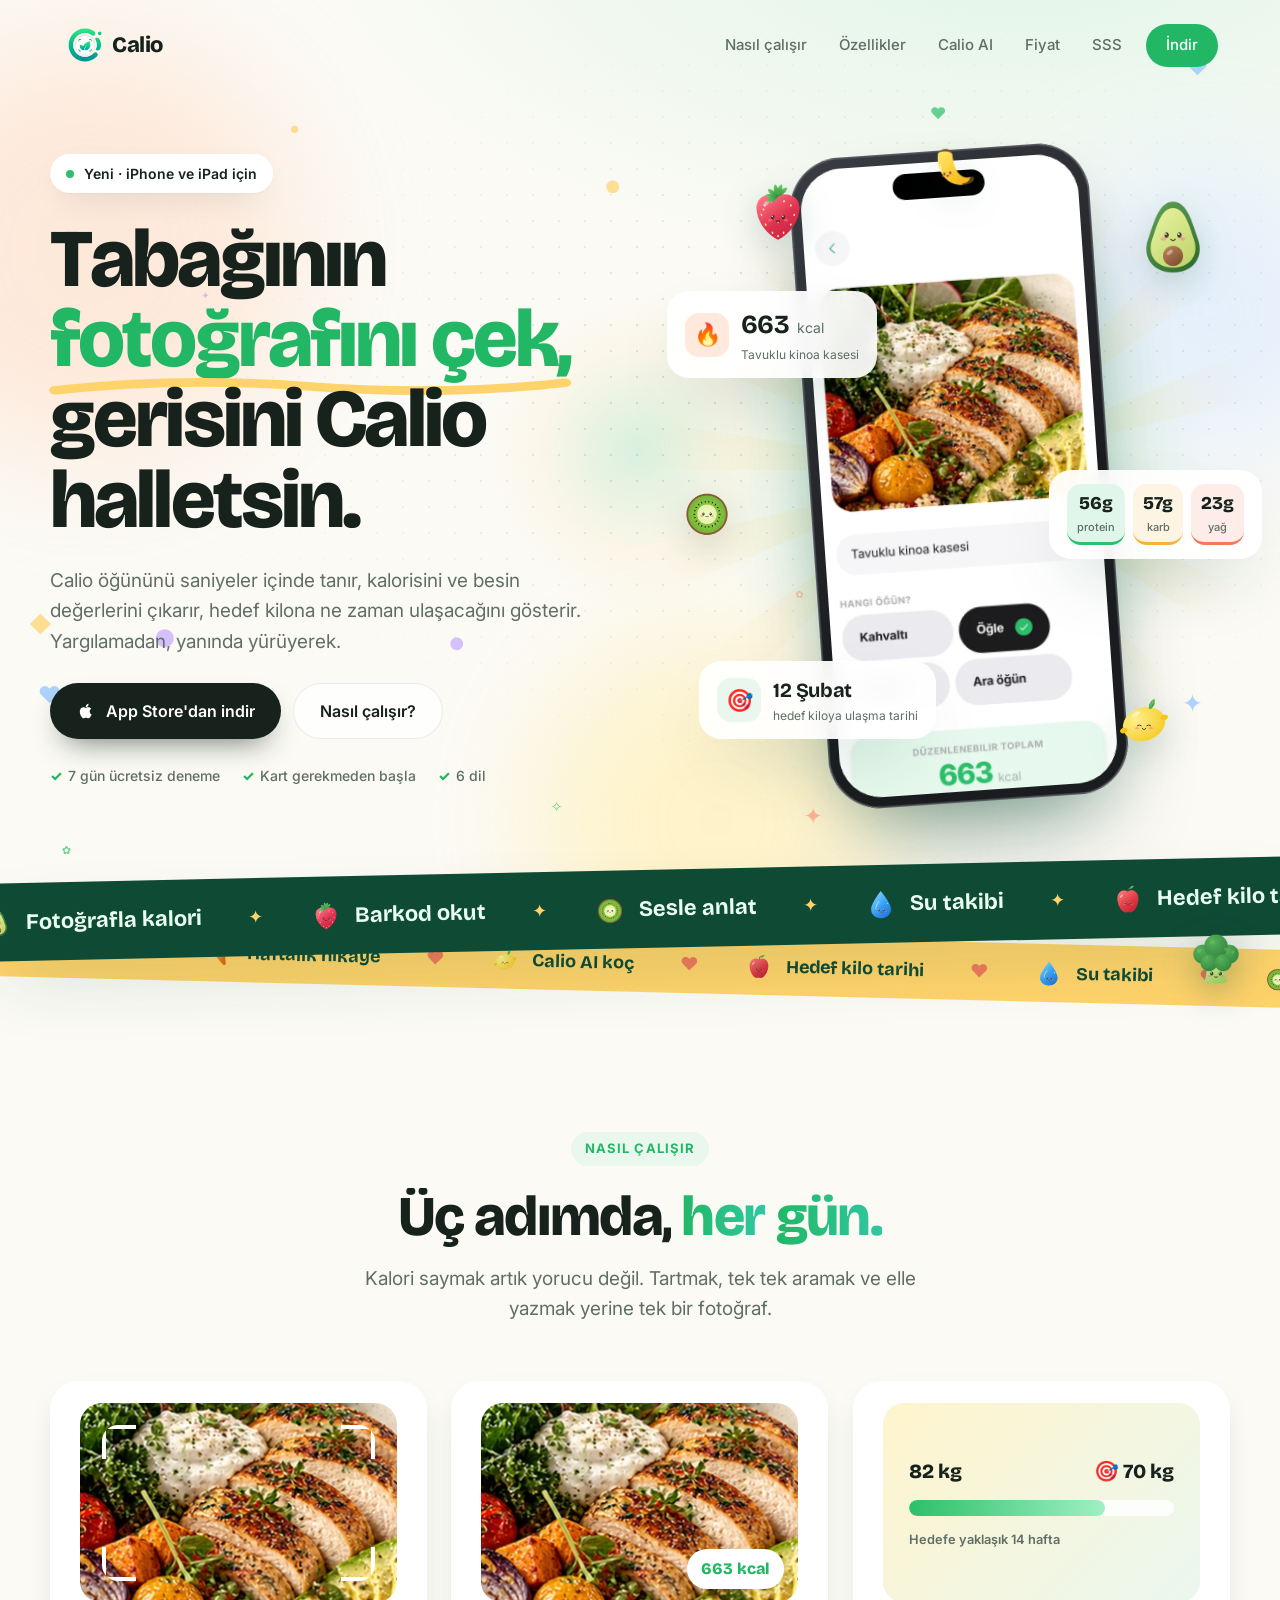
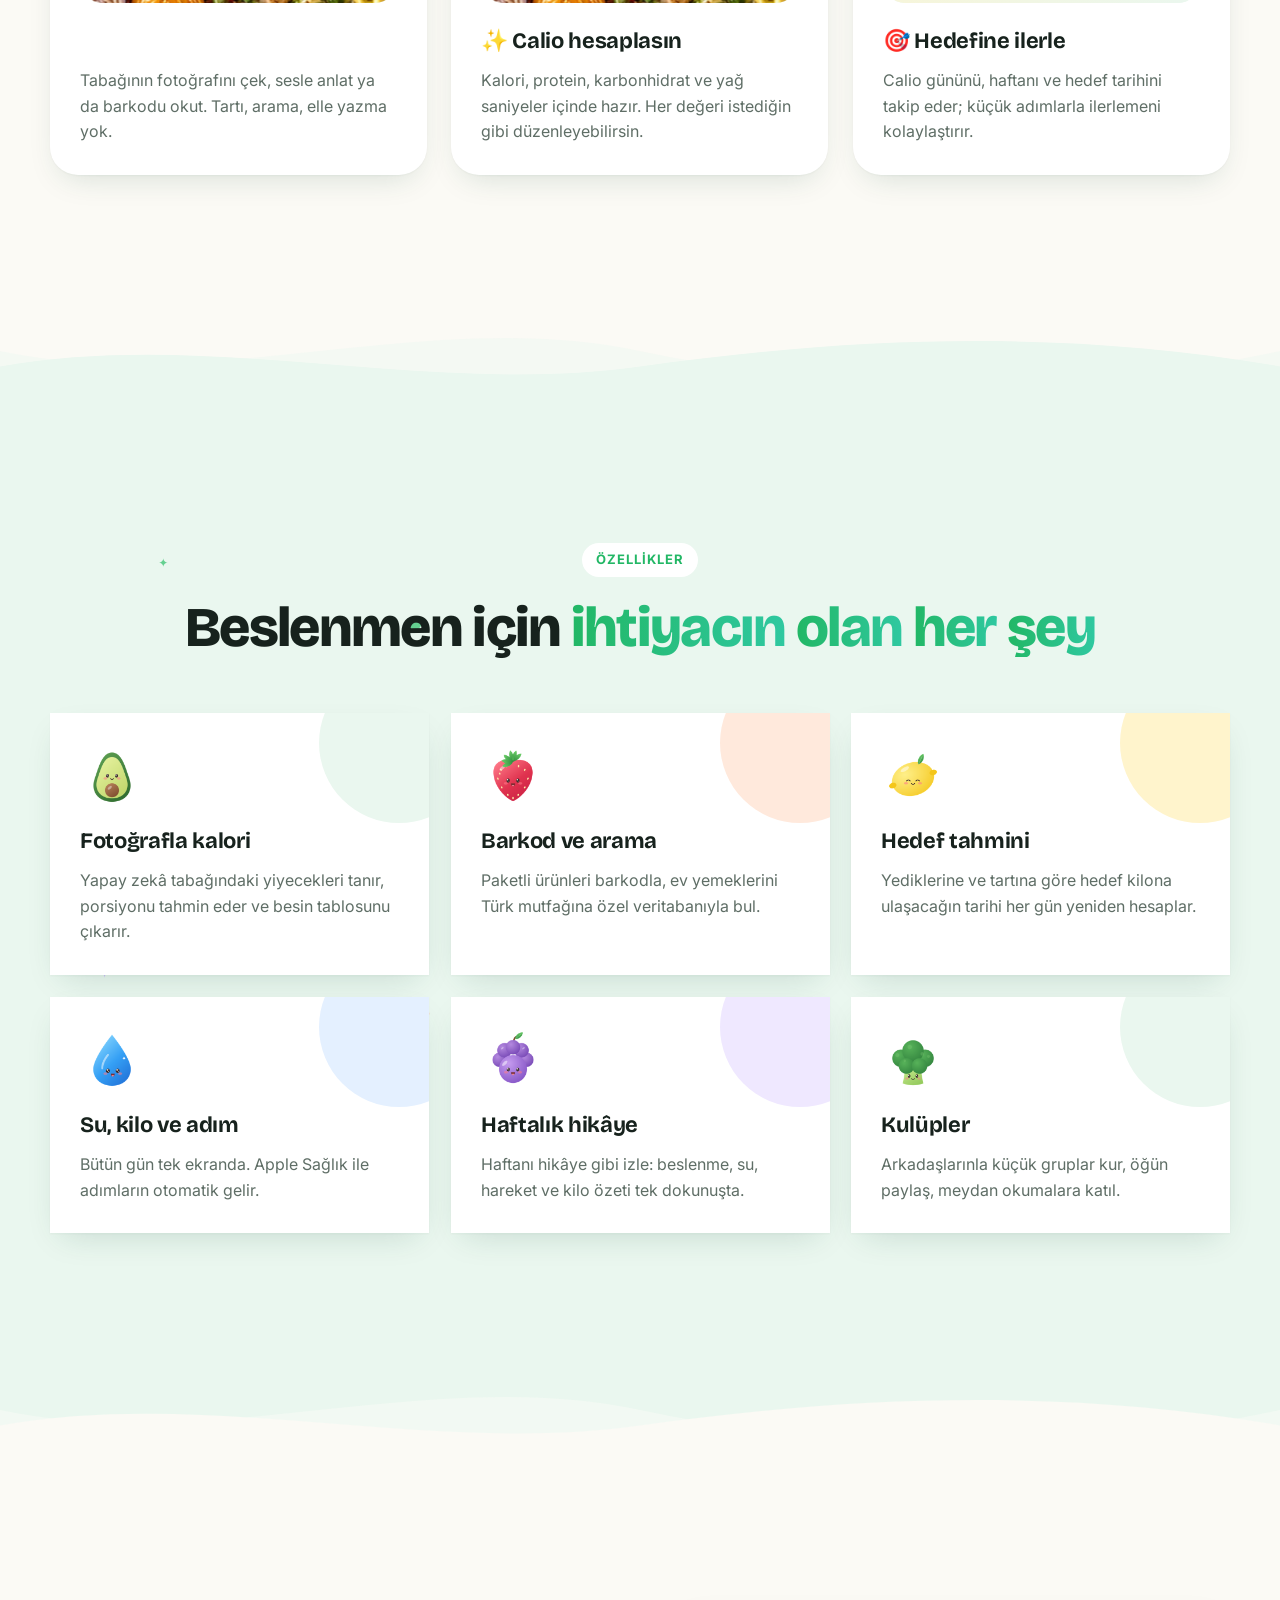
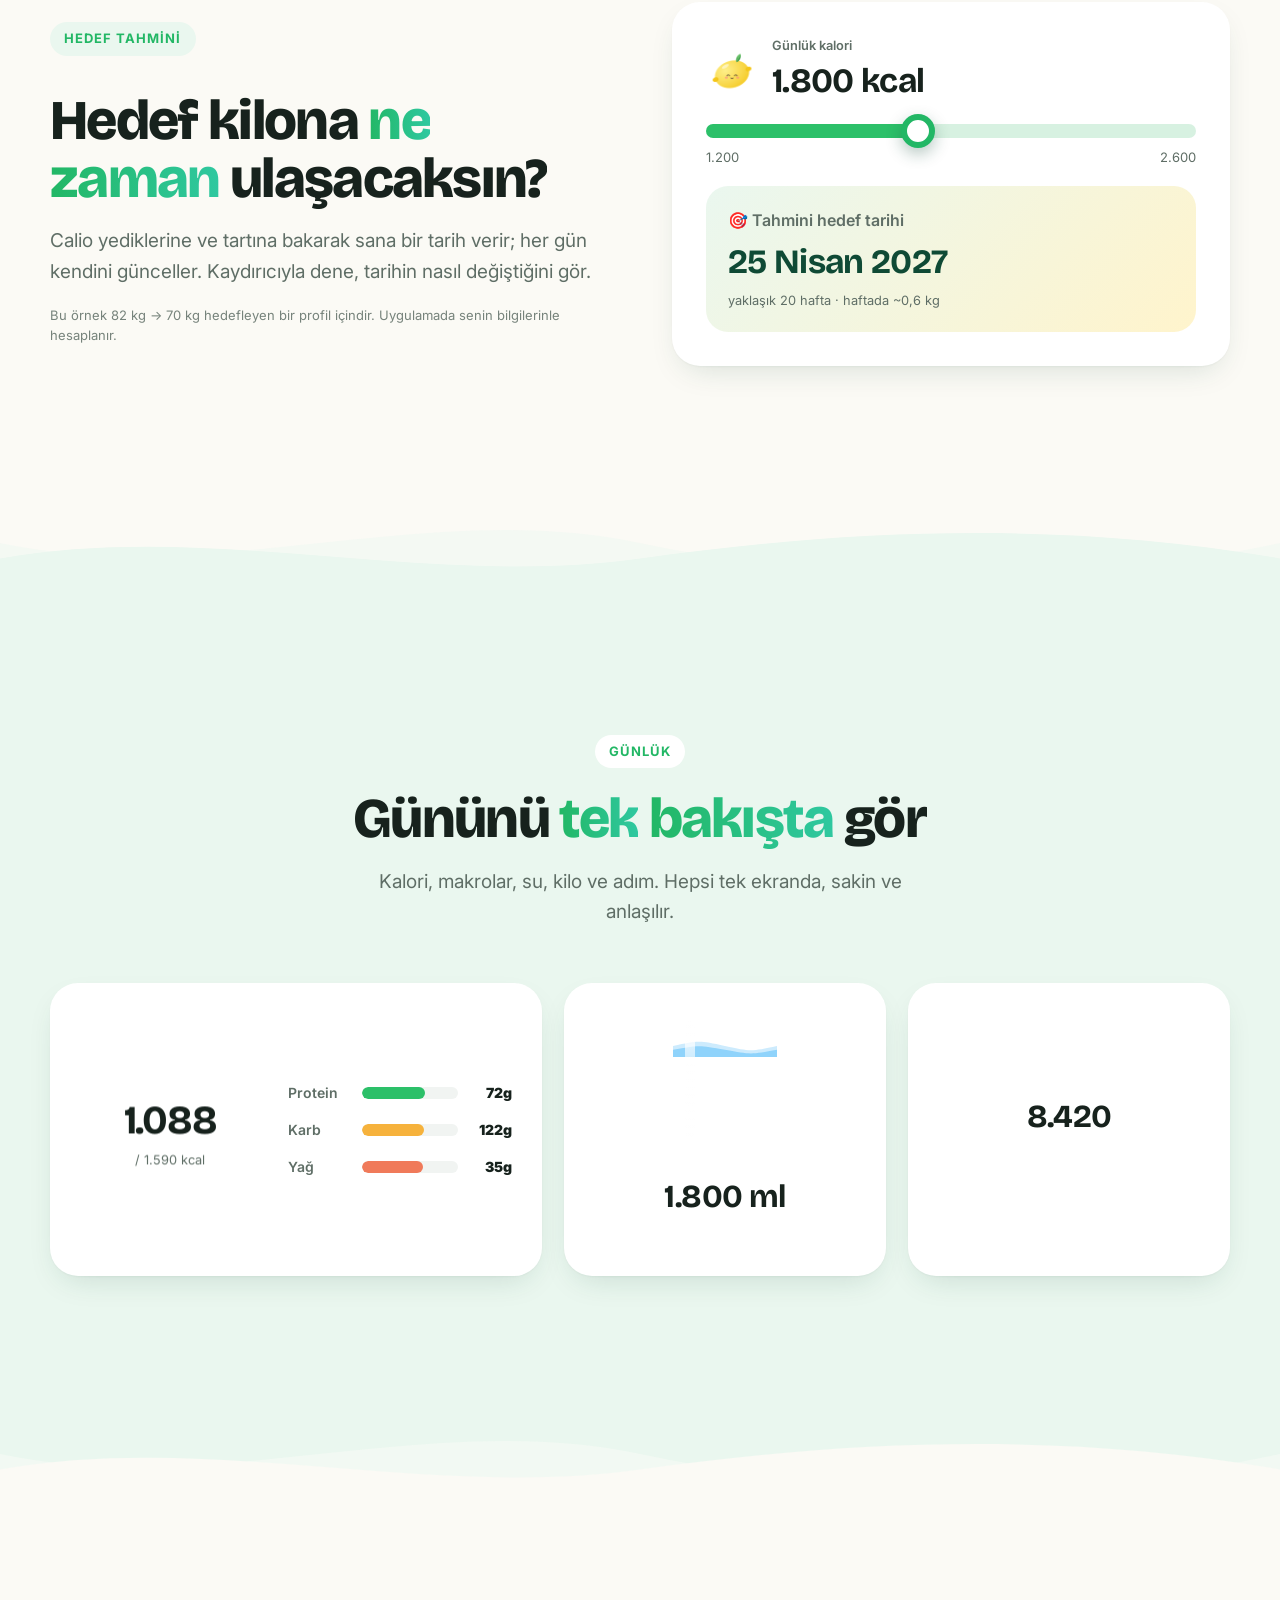
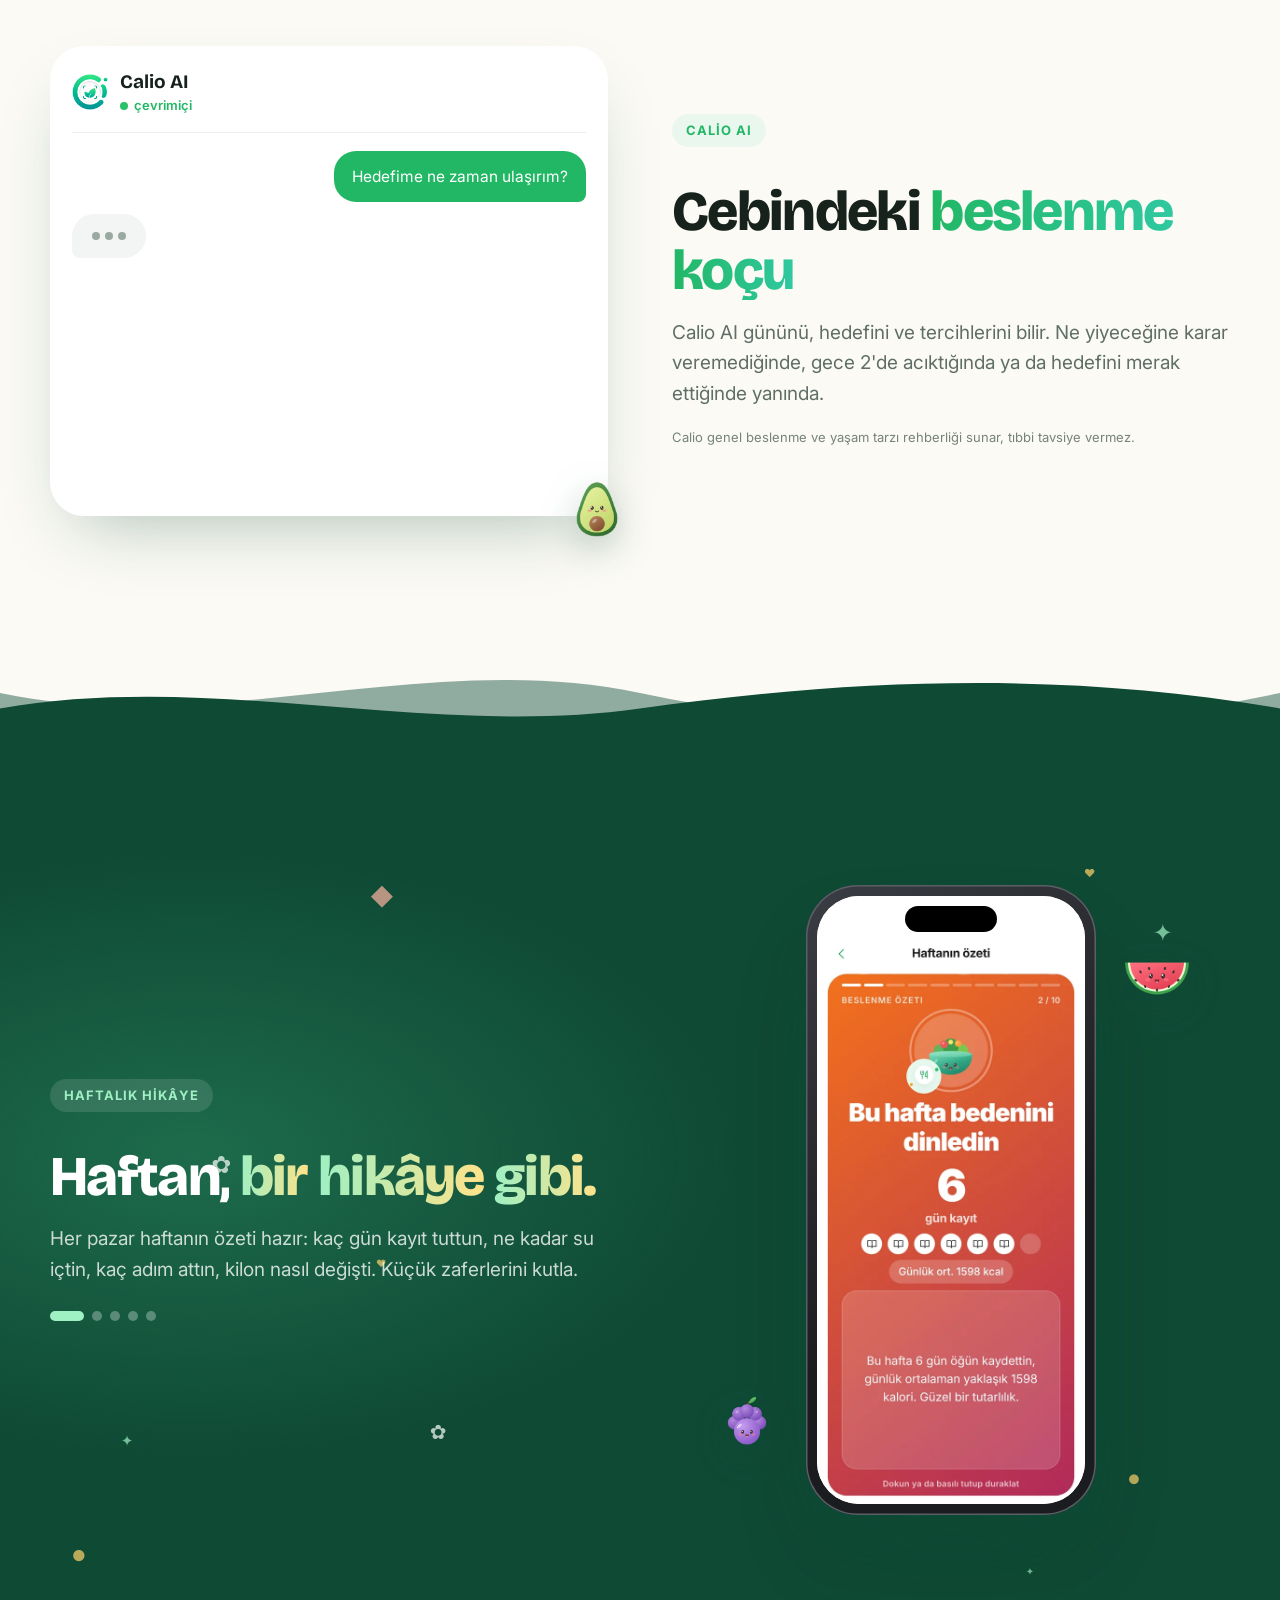
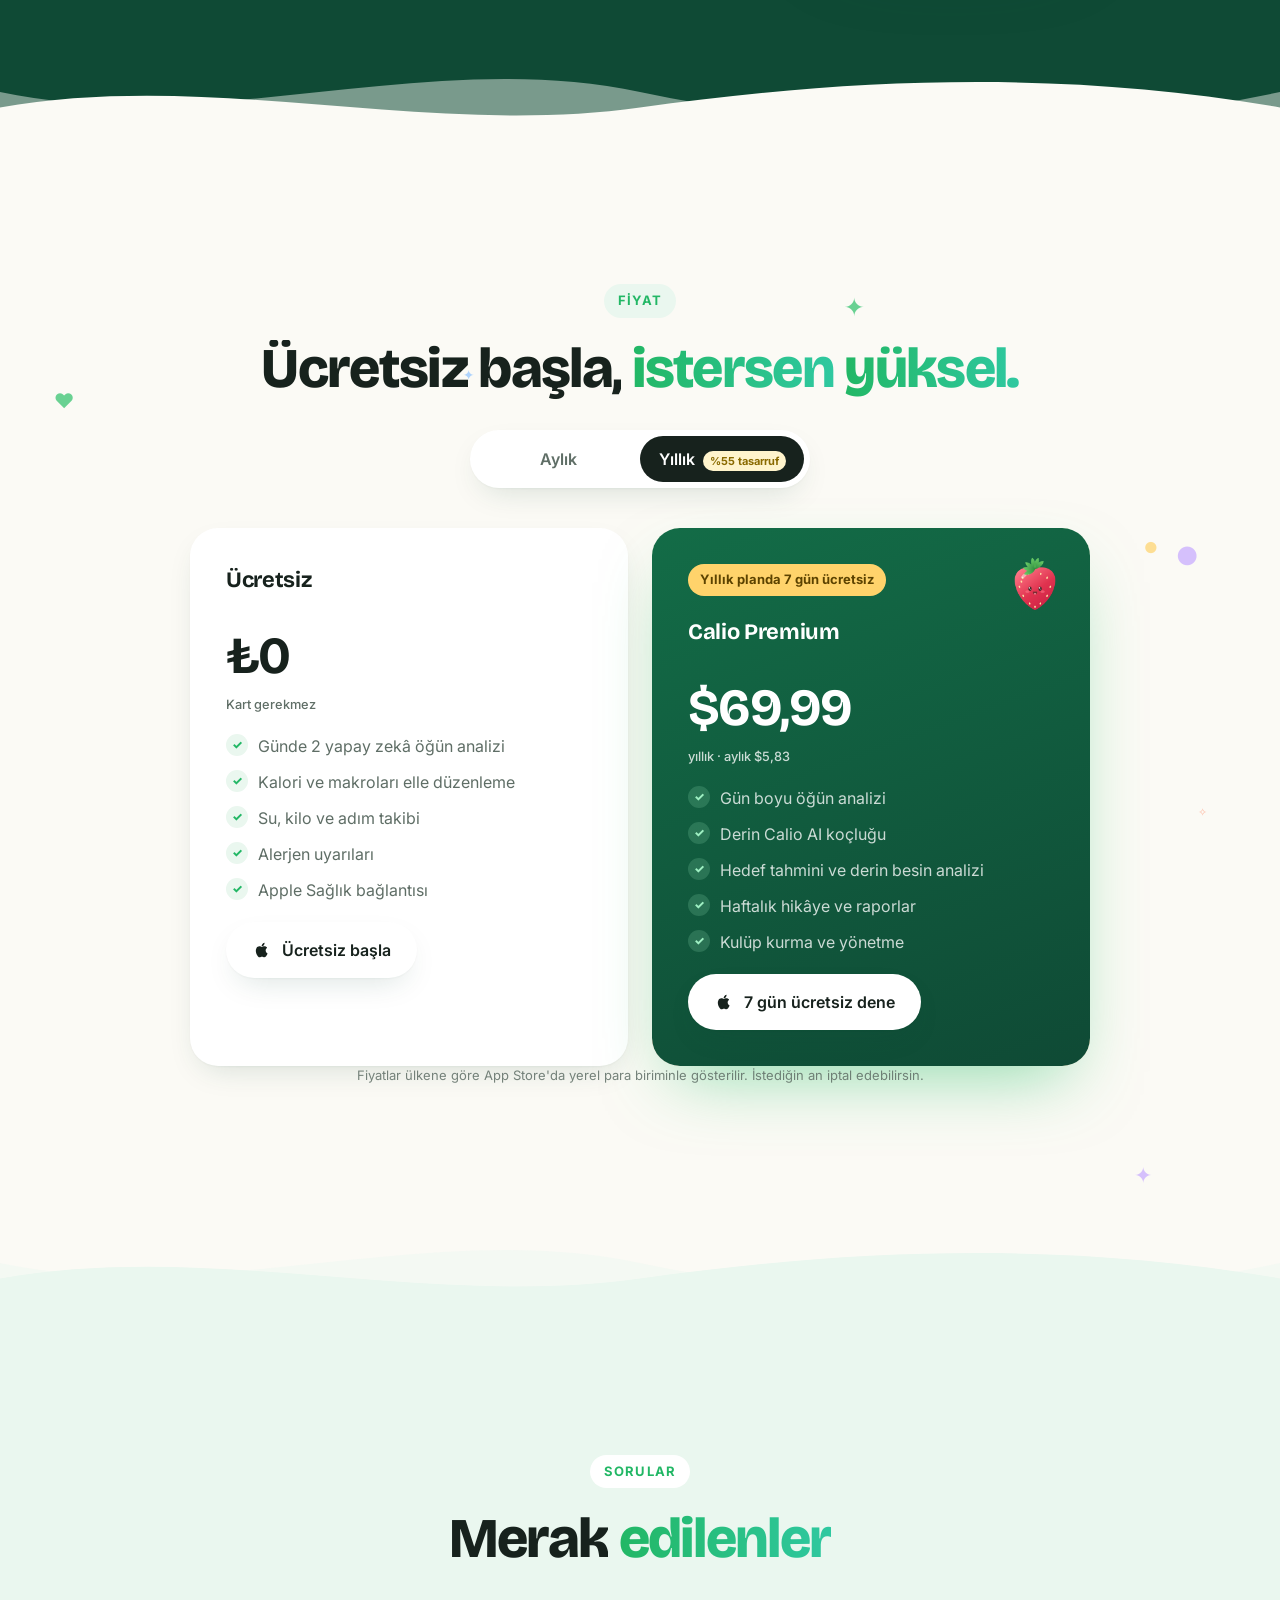
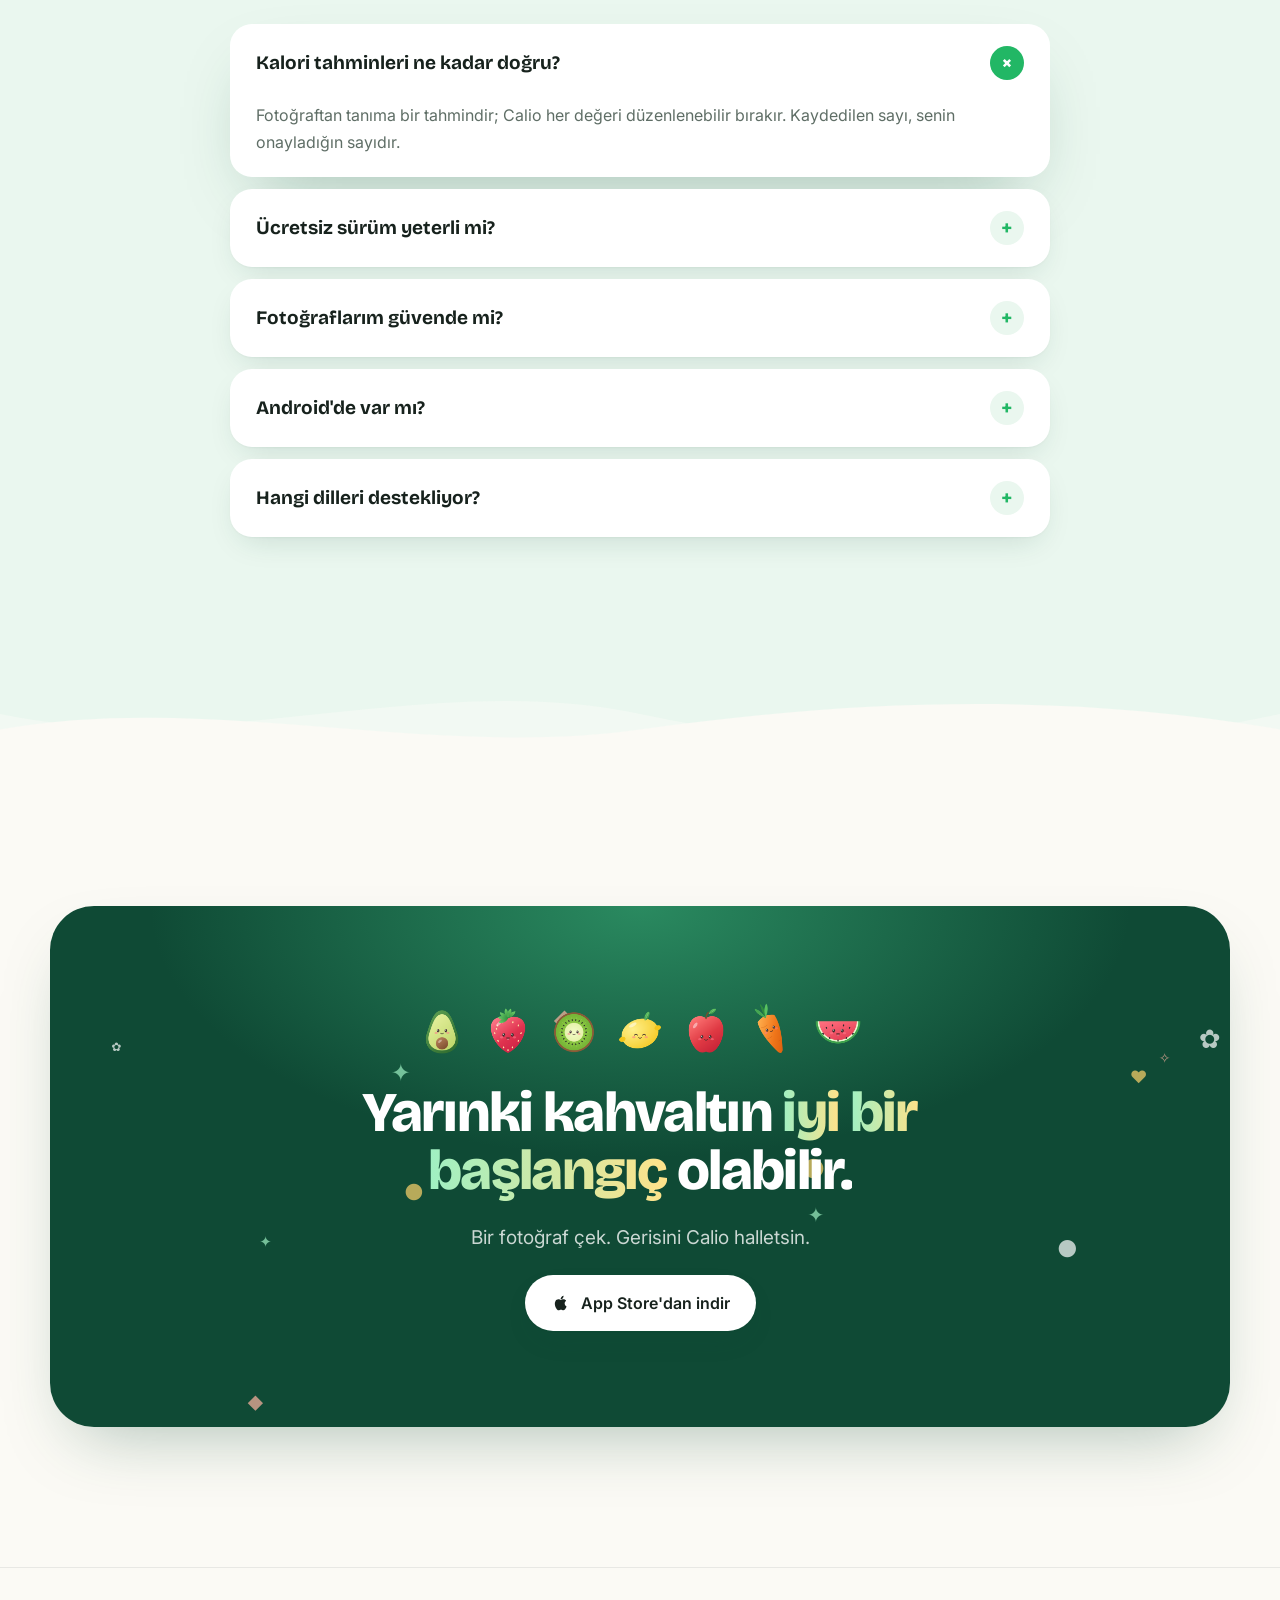
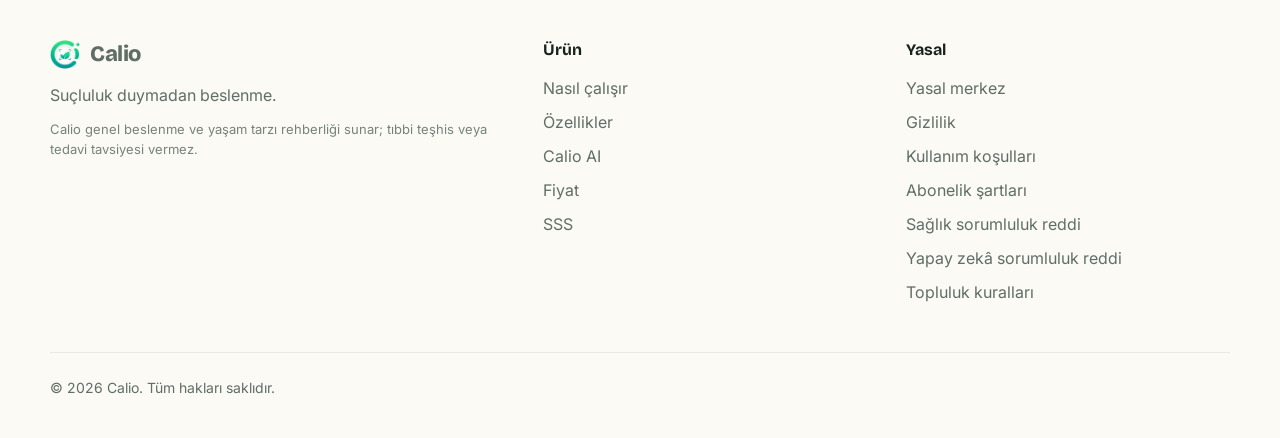
<file: index.html>
<!DOCTYPE html><html lang="tr"><head><meta charSet="utf-8"/><meta name="viewport" content="width=device-width, initial-scale=1"/><link rel="stylesheet" href="/_next/static/css/index.BO7qpVt_.css" data-rsc-css-href="/_next/static/css/index.BO7qpVt_.css" data-precedence="vite-rsc/importer-resources"/><link rel="modulepreload" fetchPriority="low" href="/_next/static/chunks/index-DchjwWk8.js"/><script src="/_next/static/chunks/rolldown-runtime-C60lm6uB.js" type="module" async=""></script><script src="/_next/static/chunks/framework-BaE7mD_r.js" type="module" async=""></script><script src="/_next/static/chunks/app-elements-Drg5O4vw.js" type="module" async=""></script><script src="/_next/static/chunks/hash-D0ldriCF.js" type="module" async=""></script><script src="/_next/static/chunks/record-BdkTR7AP.js" type="module" async=""></script><script src="/_next/static/chunks/app-rsc-cache-busting-Y28d35v7.js" type="module" async=""></script><script src="/_next/static/chunks/app-rsc-render-mode-IDJu5NEE.js" type="module" async=""></script><script src="/_next/static/chunks/headers-CeAbe3am.js" type="module" async=""></script><script src="/_next/static/chunks/protocol-headers-URL33uU5.js" type="module" async=""></script><script src="/_next/static/chunks/deployment-id-DFhHa9wO.js" type="module" async=""></script><script src="/_next/static/chunks/navigation-errors-wvgRKjB-.js" type="module" async=""></script><link rel="preload" href="https://fonts.googleapis.com/css2?family=Bricolage+Grotesque:opsz,wght@12..96,500..800&amp;family=Inter:wght@400;500;600;700&amp;family=Instrument+Serif:ital@0;1&amp;family=Geist:wght@300;400;500;600;700&amp;display=swap" as="style"/><link rel="modulepreload" href="/_next/static/chunks/layout-segment-context-CV4dxg0F.js" crossorigin=""/><link rel="modulepreload" href="/_next/static/chunks/App-aSEtziUU.js" crossorigin=""/><title>Calio — Fotoğrafla kalori, yapay zekâ koçla hedef</title><meta name="description" content="Tabağının fotoğrafını çek; Calio kalorini ve makrolarını saniyeler içinde çıkarsın, hedef kilona ne zaman ulaşacağını göstersin."/><meta property="og:title" content="Calio — Fotoğrafla kalori, yapay zekâ koçla hedef"/><meta property="og:description" content="Öğününü tara, tabloyu düzenle, koçla ilerle."/><meta property="og:site_name" content="Calio"/><meta property="og:type" content="website"/><meta property="og:image" content="https://calioapp.xyz/og-landing.png"/><meta property="og:image:width" content="1200"/><meta property="og:image:height" content="630"/><meta property="og:image:alt" content="Calio — Fotoğrafla kalori, yapay zekâ koçla hedef"/><meta name="twitter:card" content="summary_large_image"/><meta name="twitter:title" content="Calio — Fotoğrafla kalori, yapay zekâ koçla hedef"/><meta name="twitter:description" content="Öğününü tara, tabloyu düzenle, koçla ilerle."/><meta name="twitter:image" content="https://calioapp.xyz/og-landing.png"/><link rel="shortcut icon" href="/calio-mark.png"/><link rel="icon" href="/calio-mark.png"/><link rel="preconnect" href="https://fonts.googleapis.com"/><link rel="preconnect" href="https://fonts.gstatic.com" crossorigin="anonymous"/><link href="https://fonts.googleapis.com/css2?family=Bricolage+Grotesque:opsz,wght@12..96,500..800&amp;family=Inter:wght@400;500;600;700&amp;family=Instrument+Serif:ital@0;1&amp;family=Geist:wght@300;400;500;600;700&amp;display=swap" rel="stylesheet"/><script>Object.assign(((self[Symbol.for("vinext.navigationRuntime")]??={bootstrap:{routeManifest:null},functions:{}}).bootstrap.rsc??={rsc:[]}),{params:{},nav:{"pathname":"/","searchParams":[]}})</script><link rel="modulepreload" href="/_next/static/chunks/index-DchjwWk8.js" />
</head><body><div class="cl"><a href="#nasil" class="cl-skip">İçeriğe geç</a><div class="cl-progress" aria-hidden="true" style="transform:scaleX(0)"></div><div class="cl-glow" aria-hidden="true"></div><div class="cl-fx-layer" aria-hidden="true"></div><header class="cl-nav "><div class="cl-nav__inner"><a href="#top" class="cl-brand" aria-label="Calio ana sayfa"><img src="/web/logo.png" alt="" width="34" height="34"/><span>Calio</span></a><nav class="cl-nav__links " aria-label="Ana menü"><a href="#nasil">Nasıl çalışır</a><a href="#ozellikler">Özellikler</a><a href="#koc">Calio AI</a><a href="#fiyat">Fiyat</a><a href="#sss">SSS</a><a class="cl-nav__cta" href="https://apps.apple.com/app/id6783925898" target="_blank" rel="noopener noreferrer">İndir</a></nav><button class="cl-burger " aria-label="Menüyü aç" aria-expanded="false"><span></span><span></span></button></div></header><main class="cl-main" id="icerik"><section class="cl-hero" id="top"><div class="cl-blob cl-blob--a"></div><div class="cl-blob cl-blob--b"></div><div class="cl-blob cl-blob--c"></div><div class="cl-hero__grid-bg" aria-hidden="true"></div><div class="cl-sprinkles" aria-hidden="true"><span style="left:90.18%;top:25.08%;font-size:12px;color:#2cc069;animation-delay:-7.56s;animation-duration:10.41s">✦</span><span style="left:22.62%;top:13.91%;font-size:10px;color:#ffd36b;animation-delay:-1.14s;animation-duration:8.83s">●</span><span style="left:62.12%;top:66.67%;font-size:10px;color:#ff9f80;animation-delay:-5.89s;animation-duration:6.96s">✿</span><span style="left:92.77%;top:5.76%;font-size:20px;color:#8fc3ff;animation-delay:-3.77s;animation-duration:11.65s">◆</span><span style="left:15.72%;top:32.68%;font-size:10px;color:#c6a8ff;animation-delay:-1.28s;animation-duration:6.63s">✦</span><span style="left:72.64%;top:11.45%;font-size:16px;color:#2cc069;animation-delay:-7.53s;animation-duration:6.18s">♥</span><span style="left:47.29%;top:19.90%;font-size:17px;color:#ffd36b;animation-delay:-0.84s;animation-duration:6.02s">●</span><span style="left:17.33%;top:31.39%;font-size:16px;color:#ff9f80;animation-delay:-0.24s;animation-duration:9.80s">✧</span><span style="left:92.35%;top:77.85%;font-size:25px;color:#8fc3ff;animation-delay:-0.02s;animation-duration:6.06s">✦</span><span style="left:12.02%;top:70.52%;font-size:24px;color:#c6a8ff;animation-delay:-5.06s;animation-duration:8.07s">●</span><span style="left:4.82%;top:95.68%;font-size:11px;color:#2cc069;animation-delay:-0.08s;animation-duration:8.56s">✿</span><span style="left:2.29%;top:69.13%;font-size:22px;color:#ffd36b;animation-delay:-2.76s;animation-duration:8.20s">◆</span><span style="left:62.77%;top:90.77%;font-size:23px;color:#ff9f80;animation-delay:-3.42s;animation-duration:11.58s">✦</span><span style="left:2.98%;top:76.99%;font-size:23px;color:#8fc3ff;animation-delay:-2.93s;animation-duration:11.10s">♥</span><span style="left:35.11%;top:71.79%;font-size:17px;color:#c6a8ff;animation-delay:-7.44s;animation-duration:6.46s">●</span><span style="left:42.99%;top:90.46%;font-size:15px;color:#2cc069;animation-delay:-6.79s;animation-duration:10.34s">✧</span></div><div class="cl-wrap cl-hero__grid"><div class="cl-hero__copy"><span class="cl-badge cl-pop" style="animation-delay:0.05s"><i class="cl-dot"></i> <!-- -->Yeni · iPhone ve iPad için</span><h1 class="cl-h1" aria-label="Tabağının fotoğrafını çek, gerisini Calio halletsin."><span class="cl-line" aria-hidden="true"><span class="cl-wordc"><span class="cl-char" style="--c:0"><span>T</span></span><span class="cl-char" style="--c:1"><span>a</span></span><span class="cl-char" style="--c:2"><span>b</span></span><span class="cl-char" style="--c:3"><span>a</span></span><span class="cl-char" style="--c:4"><span>ğ</span></span><span class="cl-char" style="--c:5"><span>ı</span></span><span class="cl-char" style="--c:6"><span>n</span></span><span class="cl-char" style="--c:7"><span>ı</span></span><span class="cl-char" style="--c:8"><span>n</span></span></span></span><span class="cl-line" aria-hidden="true"><span class="cl-mark"><span class="cl-wordc"><span class="cl-char" style="--c:9"><span>f</span></span><span class="cl-char" style="--c:10"><span>o</span></span><span class="cl-char" style="--c:11"><span>t</span></span><span class="cl-char" style="--c:12"><span>o</span></span><span class="cl-char" style="--c:13"><span>ğ</span></span><span class="cl-char" style="--c:14"><span>r</span></span><span class="cl-char" style="--c:15"><span>a</span></span><span class="cl-char" style="--c:16"><span>f</span></span><span class="cl-char" style="--c:17"><span>ı</span></span><span class="cl-char" style="--c:18"><span>n</span></span><span class="cl-char" style="--c:19"><span>ı</span></span></span> <span class="cl-wordc"><span class="cl-char" style="--c:20"><span>ç</span></span><span class="cl-char" style="--c:21"><span>e</span></span><span class="cl-char" style="--c:22"><span>k</span></span><span class="cl-char" style="--c:23"><span>,</span></span></span><svg viewBox="0 0 300 20" preserveAspectRatio="none" aria-hidden="true"><path d="M3 14 Q 75 3 150 11 T 297 8"></path></svg></span></span><span class="cl-line" aria-hidden="true"><span class="cl-wordc"><span class="cl-char" style="--c:24"><span>g</span></span><span class="cl-char" style="--c:25"><span>e</span></span><span class="cl-char" style="--c:26"><span>r</span></span><span class="cl-char" style="--c:27"><span>i</span></span><span class="cl-char" style="--c:28"><span>s</span></span><span class="cl-char" style="--c:29"><span>i</span></span><span class="cl-char" style="--c:30"><span>n</span></span><span class="cl-char" style="--c:31"><span>i</span></span></span> <span class="cl-wordc"><span class="cl-char" style="--c:32"><span>C</span></span><span class="cl-char" style="--c:33"><span>a</span></span><span class="cl-char" style="--c:34"><span>l</span></span><span class="cl-char" style="--c:35"><span>i</span></span><span class="cl-char" style="--c:36"><span>o</span></span></span></span><span class="cl-line" aria-hidden="true"><span class="cl-wordc"><span class="cl-char" style="--c:37"><span>h</span></span><span class="cl-char" style="--c:38"><span>a</span></span><span class="cl-char" style="--c:39"><span>l</span></span><span class="cl-char" style="--c:40"><span>l</span></span><span class="cl-char" style="--c:41"><span>e</span></span><span class="cl-char" style="--c:42"><span>t</span></span><span class="cl-char" style="--c:43"><span>s</span></span><span class="cl-char" style="--c:44"><span>i</span></span><span class="cl-char" style="--c:45"><span>n</span></span><span class="cl-char" style="--c:46"><span>.</span></span></span></span></h1><p class="cl-lead cl-pop" style="animation-delay:0.55s">Calio öğününü saniyeler içinde tanır, kalorisini ve besin değerlerini çıkarır, hedef kilona ne zaman ulaşacağını gösterir. Yargılamadan, yanında yürüyerek.</p><div class="cl-hero__ctas cl-pop" style="animation-delay:0.7s"><a class="cl-btn cl-btn--store cl-btn--dark" href="https://apps.apple.com/app/id6783925898" target="_blank" rel="noopener noreferrer"><svg viewBox="0 0 24 24" width="20" height="20" aria-hidden="true" fill="currentColor"><path d="M16.37 12.6c-.02-2.2 1.8-3.26 1.88-3.31-1.03-1.5-2.62-1.7-3.18-1.73-1.35-.14-2.64.8-3.33.8-.69 0-1.74-.78-2.86-.76-1.47.02-2.83.86-3.59 2.17-1.53 2.65-.39 6.58 1.1 8.73.73 1.05 1.6 2.23 2.73 2.19 1.1-.04 1.51-.71 2.84-.71 1.32 0 1.7.71 2.86.69 1.18-.02 1.93-1.07 2.65-2.13.84-1.22 1.18-2.41 1.2-2.47-.03-.01-2.3-.88-2.3-3.47zM14.2 6.16c.6-.73 1.01-1.75.9-2.76-.87.04-1.92.58-2.54 1.31-.56.64-1.05 1.67-.92 2.66.97.08 1.96-.49 2.56-1.21z"></path></svg><span>App Store&#x27;dan indir</span></a><a class="cl-btn cl-btn--ghost" href="#nasil">Nasıl çalışır?</a></div><ul class="cl-proof cl-pop" style="animation-delay:0.85s"><li><span aria-hidden="true">✓</span>7 gün ücretsiz deneme</li><li><span aria-hidden="true">✓</span>Kart gerekmeden başla</li><li><span aria-hidden="true">✓</span>6 dil</li></ul></div><div class="cl-hero__visual"><div class="cl-hero__sun" aria-hidden="true"></div><div class="cl-hero__halo"></div><div class="cl-hero__phone cl-par" style="--py:0px;--d:0.3"><div class="cl-phone "><div class="cl-phone__screen"><span class="cl-phone__island" aria-hidden="true"></span><img src="/web/screen-meal.webp" alt="Calio&#x27;da tavuklu kinoa kasesinin kalori analizi" loading="lazy" decoding="async"/></div></div></div><div class="cl-chip cl-chip--kcal cl-par" style="--py:0px;--d:1"><span class="cl-chip__emoji">🔥</span><div><b>0</b> kcal<small>Tavuklu kinoa kasesi</small></div></div><div class="cl-chip cl-chip--macro cl-par" style="--py:0px;--d:-0.9"><span class="cl-macro" style="--c:#2CC069">56g <small>protein</small></span><span class="cl-macro" style="--c:#F6B23C">57g <small>karb</small></span><span class="cl-macro" style="--c:#F07A5A">23g <small>yağ</small></span></div><div class="cl-chip cl-chip--goal cl-par" style="--py:0px;--d:0.7"><span class="cl-chip__emoji">🎯</span><div><b>12 Şubat</b><small>hedef kiloya ulaşma tarihi</small></div></div><img src="/web/mascots/avocado.png" alt="" aria-hidden="true" width="92" height="92" class="cl-mascot cl-m cl-m--1 cl-par" style="--py:0px;--d:-1.6" loading="lazy" decoding="async"/><img src="/web/mascots/strawberry.png" alt="" aria-hidden="true" width="70" height="70" class="cl-mascot cl-m cl-m--2 cl-par" style="--py:0px;--d:1.8" loading="lazy" decoding="async"/><img src="/web/mascots/lemon.png" alt="" aria-hidden="true" width="64" height="64" class="cl-mascot cl-m cl-m--3 cl-par" style="--py:0px;--d:-1.2" loading="lazy" decoding="async"/><img src="/web/mascots/kiwi.png" alt="" aria-hidden="true" width="58" height="58" class="cl-mascot cl-m cl-m--4 cl-par" style="--py:0px;--d:1.4" loading="lazy" decoding="async"/><img src="/web/mascots/banana.png" alt="" aria-hidden="true" width="54" height="54" class="cl-mascot cl-m cl-m--7 cl-par" style="--py:0px;--d:-2" loading="lazy" decoding="async"/></div></div></section><div class="cl-tickers" aria-hidden="true"><div class="cl-ticker"><div class="cl-ticker__track"><span class="cl-ticker__item"><img src="/web/mascots/avocado.png" alt="" aria-hidden="true" width="34" height="34" class="cl-mascot " loading="lazy" decoding="async"/>Fotoğrafla kalori<i>✦</i></span><span class="cl-ticker__item"><img src="/web/mascots/strawberry.png" alt="" aria-hidden="true" width="34" height="34" class="cl-mascot " loading="lazy" decoding="async"/>Barkod okut<i>✦</i></span><span class="cl-ticker__item"><img src="/web/mascots/kiwi.png" alt="" aria-hidden="true" width="34" height="34" class="cl-mascot " loading="lazy" decoding="async"/>Sesle anlat<i>✦</i></span><span class="cl-ticker__item"><img src="/web/mascots/drop.png" alt="" aria-hidden="true" width="34" height="34" class="cl-mascot " loading="lazy" decoding="async"/>Su takibi<i>✦</i></span><span class="cl-ticker__item"><img src="/web/mascots/apple.png" alt="" aria-hidden="true" width="34" height="34" class="cl-mascot " loading="lazy" decoding="async"/>Hedef kilo tarihi<i>✦</i></span><span class="cl-ticker__item"><img src="/web/mascots/lemon.png" alt="" aria-hidden="true" width="34" height="34" class="cl-mascot " loading="lazy" decoding="async"/>Calio AI koç<i>✦</i></span><span class="cl-ticker__item"><img src="/web/mascots/carrot.png" alt="" aria-hidden="true" width="34" height="34" class="cl-mascot " loading="lazy" decoding="async"/>Haftalık hikâye<i>✦</i></span><span class="cl-ticker__item"><img src="/web/mascots/broccoli.png" alt="" aria-hidden="true" width="34" height="34" class="cl-mascot " loading="lazy" decoding="async"/>Kulüpler<i>✦</i></span><span class="cl-ticker__item"><img src="/web/mascots/avocado.png" alt="" aria-hidden="true" width="34" height="34" class="cl-mascot " loading="lazy" decoding="async"/>Fotoğrafla kalori<i>✦</i></span><span class="cl-ticker__item"><img src="/web/mascots/strawberry.png" alt="" aria-hidden="true" width="34" height="34" class="cl-mascot " loading="lazy" decoding="async"/>Barkod okut<i>✦</i></span><span class="cl-ticker__item"><img src="/web/mascots/kiwi.png" alt="" aria-hidden="true" width="34" height="34" class="cl-mascot " loading="lazy" decoding="async"/>Sesle anlat<i>✦</i></span><span class="cl-ticker__item"><img src="/web/mascots/drop.png" alt="" aria-hidden="true" width="34" height="34" class="cl-mascot " loading="lazy" decoding="async"/>Su takibi<i>✦</i></span><span class="cl-ticker__item"><img src="/web/mascots/apple.png" alt="" aria-hidden="true" width="34" height="34" class="cl-mascot " loading="lazy" decoding="async"/>Hedef kilo tarihi<i>✦</i></span><span class="cl-ticker__item"><img src="/web/mascots/lemon.png" alt="" aria-hidden="true" width="34" height="34" class="cl-mascot " loading="lazy" decoding="async"/>Calio AI koç<i>✦</i></span><span class="cl-ticker__item"><img src="/web/mascots/carrot.png" alt="" aria-hidden="true" width="34" height="34" class="cl-mascot " loading="lazy" decoding="async"/>Haftalık hikâye<i>✦</i></span><span class="cl-ticker__item"><img src="/web/mascots/broccoli.png" alt="" aria-hidden="true" width="34" height="34" class="cl-mascot " loading="lazy" decoding="async"/>Kulüpler<i>✦</i></span></div></div><div class="cl-ticker cl-ticker--alt"><div class="cl-ticker__track cl-ticker__track--rev"><span class="cl-ticker__item"><img src="/web/mascots/broccoli.png" alt="" aria-hidden="true" width="30" height="30" class="cl-mascot " loading="lazy" decoding="async"/>Kulüpler<i>♥</i></span><span class="cl-ticker__item"><img src="/web/mascots/carrot.png" alt="" aria-hidden="true" width="30" height="30" class="cl-mascot " loading="lazy" decoding="async"/>Haftalık hikâye<i>♥</i></span><span class="cl-ticker__item"><img src="/web/mascots/lemon.png" alt="" aria-hidden="true" width="30" height="30" class="cl-mascot " loading="lazy" decoding="async"/>Calio AI koç<i>♥</i></span><span class="cl-ticker__item"><img src="/web/mascots/apple.png" alt="" aria-hidden="true" width="30" height="30" class="cl-mascot " loading="lazy" decoding="async"/>Hedef kilo tarihi<i>♥</i></span><span class="cl-ticker__item"><img src="/web/mascots/drop.png" alt="" aria-hidden="true" width="30" height="30" class="cl-mascot " loading="lazy" decoding="async"/>Su takibi<i>♥</i></span><span class="cl-ticker__item"><img src="/web/mascots/kiwi.png" alt="" aria-hidden="true" width="30" height="30" class="cl-mascot " loading="lazy" decoding="async"/>Sesle anlat<i>♥</i></span><span class="cl-ticker__item"><img src="/web/mascots/strawberry.png" alt="" aria-hidden="true" width="30" height="30" class="cl-mascot " loading="lazy" decoding="async"/>Barkod okut<i>♥</i></span><span class="cl-ticker__item"><img src="/web/mascots/avocado.png" alt="" aria-hidden="true" width="30" height="30" class="cl-mascot " loading="lazy" decoding="async"/>Fotoğrafla kalori<i>♥</i></span><span class="cl-ticker__item"><img src="/web/mascots/broccoli.png" alt="" aria-hidden="true" width="30" height="30" class="cl-mascot " loading="lazy" decoding="async"/>Kulüpler<i>♥</i></span><span class="cl-ticker__item"><img src="/web/mascots/carrot.png" alt="" aria-hidden="true" width="30" height="30" class="cl-mascot " loading="lazy" decoding="async"/>Haftalık hikâye<i>♥</i></span><span class="cl-ticker__item"><img src="/web/mascots/lemon.png" alt="" aria-hidden="true" width="30" height="30" class="cl-mascot " loading="lazy" decoding="async"/>Calio AI koç<i>♥</i></span><span class="cl-ticker__item"><img src="/web/mascots/apple.png" alt="" aria-hidden="true" width="30" height="30" class="cl-mascot " loading="lazy" decoding="async"/>Hedef kilo tarihi<i>♥</i></span><span class="cl-ticker__item"><img src="/web/mascots/drop.png" alt="" aria-hidden="true" width="30" height="30" class="cl-mascot " loading="lazy" decoding="async"/>Su takibi<i>♥</i></span><span class="cl-ticker__item"><img src="/web/mascots/kiwi.png" alt="" aria-hidden="true" width="30" height="30" class="cl-mascot " loading="lazy" decoding="async"/>Sesle anlat<i>♥</i></span><span class="cl-ticker__item"><img src="/web/mascots/strawberry.png" alt="" aria-hidden="true" width="30" height="30" class="cl-mascot " loading="lazy" decoding="async"/>Barkod okut<i>♥</i></span><span class="cl-ticker__item"><img src="/web/mascots/avocado.png" alt="" aria-hidden="true" width="30" height="30" class="cl-mascot " loading="lazy" decoding="async"/>Fotoğrafla kalori<i>♥</i></span></div></div></div><section class="cl-section" id="nasil"><div class="cl-wrap"><div class="cl-head cl-head--center" data-reveal="true"><span class="cl-eyebrow">Nasıl çalışır</span><h2 class="cl-h2 cl-words"><span><span class="cl-word"><span style="--i:0">Üç</span></span> <span class="cl-word"><span style="--i:1">adımda,</span></span> </span><em><span class="cl-word"><span style="--i:2">her</span></span> <span class="cl-word"><span style="--i:3">gün.</span></span></em></h2><p class="cl-lead">Kalori saymak artık yorucu değil. Tartmak, tek tek aramak ve elle yazmak yerine tek bir fotoğraf.</p></div><div class="cl-steps"><article class="cl-card cl-step cl-tilt" data-reveal="true" style="transition-delay:0s"><div class="cl-step__visual cl-step__visual--0"><div class="cl-cam"><img src="/web/meal-photo.webp" alt="" loading="lazy"/><span class="cl-cam__frame"></span><span class="cl-cam__flash"></span></div></div><span class="cl-step__num">0<!-- -->1</span><h3 class="cl-h3"><span aria-hidden="true">📸</span> <!-- -->Çek</h3><p>Tabağının fotoğrafını çek, sesle anlat ya da barkodu okut. Tartı, arama, elle yazma yok.</p></article><article class="cl-card cl-step cl-tilt" data-reveal="true" style="transition-delay:0.12s"><div class="cl-step__visual cl-step__visual--1"><div class="cl-scan"><img src="/web/meal-photo.webp" alt="" loading="lazy"/><span class="cl-scan__line"></span><span class="cl-scan__tag">663 kcal</span></div></div><span class="cl-step__num">0<!-- -->2</span><h3 class="cl-h3"><span aria-hidden="true">✨</span> <!-- -->Calio hesaplasın</h3><p>Kalori, protein, karbonhidrat ve yağ saniyeler içinde hazır. Her değeri istediğin gibi düzenleyebilirsin.</p></article><article class="cl-card cl-step cl-tilt" data-reveal="true" style="transition-delay:0.24s"><div class="cl-step__visual cl-step__visual--2"><div class="cl-goalbar"><div class="cl-goalbar__row"><span>82 kg</span><span>🎯 70 kg</span></div><div class="cl-goalbar__track"><i></i></div><small>Hedefe yaklaşık 14 hafta</small></div></div><span class="cl-step__num">0<!-- -->3</span><h3 class="cl-h3"><span aria-hidden="true">🎯</span> <!-- -->Hedefine ilerle</h3><p>Calio gününü, haftanı ve hedef tarihini takip eder; küçük adımlarla ilerlemeni kolaylaştırır.</p></article></div></div></section><div class="cl-wave-div" aria-hidden="true" style="background:#fbfaf5"><svg viewBox="0 0 2880 120" preserveAspectRatio="none" class="cl-wave-div__b"><path fill="#eaf7ef" opacity="0.45" d="M0 60 C 240 120 480 0 720 60 S 1200 120 1440 60 S 1920 0 2160 60 S 2640 120 2880 60 V120 H0 Z"></path></svg><svg viewBox="0 0 2880 120" preserveAspectRatio="none" class="cl-wave-div__a"><path fill="#eaf7ef" d="M0 70 C 240 20 480 110 720 70 S 1200 20 1440 70 S 1920 110 2160 70 S 2640 20 2880 70 V120 H0 Z"></path></svg></div><section class="cl-section cl-section--tint" id="ozellikler"><div class="cl-sprinkles" aria-hidden="true"><span style="left:12.36%;top:15.51%;font-size:12px;color:#2cc069;animation-delay:-2.38s;animation-duration:7.86s">✦</span><span style="left:47.13%;top:45.48%;font-size:17px;color:#ffd36b;animation-delay:-0.46s;animation-duration:11.16s">●</span><span style="left:32.45%;top:61.66%;font-size:18px;color:#ff9f80;animation-delay:-2.47s;animation-duration:7.66s">✿</span><span style="left:30.55%;top:67.57%;font-size:23px;color:#8fc3ff;animation-delay:-6.88s;animation-duration:10.97s">◆</span><span style="left:7.57%;top:57.16%;font-size:18px;color:#c6a8ff;animation-delay:-2.22s;animation-duration:6.81s">✦</span><span style="left:31.68%;top:21.84%;font-size:16px;color:#2cc069;animation-delay:-6.63s;animation-duration:8.68s">♥</span><span style="left:84.51%;top:46.57%;font-size:17px;color:#ffd36b;animation-delay:-1.08s;animation-duration:9.08s">●</span><span style="left:28.59%;top:49.29%;font-size:16px;color:#ff9f80;animation-delay:-3.58s;animation-duration:11.04s">✧</span><span style="left:81.56%;top:81.98%;font-size:20px;color:#8fc3ff;animation-delay:-4.11s;animation-duration:8.97s">✦</span><span style="left:14.93%;top:43.04%;font-size:17px;color:#c6a8ff;animation-delay:-6.72s;animation-duration:8.31s">●</span><span style="left:44.92%;top:38.00%;font-size:23px;color:#2cc069;animation-delay:-3.96s;animation-duration:8.57s">✿</span><span style="left:51.28%;top:73.23%;font-size:20px;color:#ffd36b;animation-delay:-3.08s;animation-duration:8.26s">◆</span></div><div class="cl-wrap"><div class="cl-head cl-head--center" data-reveal="true"><span class="cl-eyebrow">Özellikler</span><h2 class="cl-h2 cl-words"><span><span class="cl-word"><span style="--i:0">Beslenmen</span></span> <span class="cl-word"><span style="--i:1">için</span></span> </span><em><span class="cl-word"><span style="--i:2">ihtiyacın</span></span> <span class="cl-word"><span style="--i:3">olan</span></span> <span class="cl-word"><span style="--i:4">her</span></span> <span class="cl-word"><span style="--i:5">şey</span></span></em></h2></div><div class="cl-features"><article class="cl-card cl-feature cl-tilt cl-tint--mint" data-reveal="true" style="transition-delay:0s;--r:-3deg"><img src="/web/mascots/avocado.png" alt="" aria-hidden="true" width="64" height="64" class="cl-mascot cl-feature__mascot" style="animation-delay:0s" loading="lazy" decoding="async"/><h3 class="cl-h3">Fotoğrafla kalori</h3><p>Yapay zekâ tabağındaki yiyecekleri tanır, porsiyonu tahmin eder ve besin tablosunu çıkarır.</p></article><article class="cl-card cl-feature cl-tilt cl-tint--peach" data-reveal="true" style="transition-delay:0.1s;--r:3deg"><img src="/web/mascots/strawberry.png" alt="" aria-hidden="true" width="64" height="64" class="cl-mascot cl-feature__mascot" style="animation-delay:-0.7s" loading="lazy" decoding="async"/><h3 class="cl-h3">Barkod ve arama</h3><p>Paketli ürünleri barkodla, ev yemeklerini Türk mutfağına özel veritabanıyla bul.</p></article><article class="cl-card cl-feature cl-tilt cl-tint--butter" data-reveal="true" style="transition-delay:0.2s;--r:-3deg"><img src="/web/mascots/lemon.png" alt="" aria-hidden="true" width="64" height="64" class="cl-mascot cl-feature__mascot" style="animation-delay:-1.4s" loading="lazy" decoding="async"/><h3 class="cl-h3">Hedef tahmini</h3><p>Yediklerine ve tartına göre hedef kilona ulaşacağın tarihi her gün yeniden hesaplar.</p></article><article class="cl-card cl-feature cl-tilt cl-tint--sky" data-reveal="true" style="transition-delay:0s;--r:3deg"><img src="/web/mascots/drop.png" alt="" aria-hidden="true" width="64" height="64" class="cl-mascot cl-feature__mascot" style="animation-delay:-2.0999999999999996s" loading="lazy" decoding="async"/><h3 class="cl-h3">Su, kilo ve adım</h3><p>Bütün gün tek ekranda. Apple Sağlık ile adımların otomatik gelir.</p></article><article class="cl-card cl-feature cl-tilt cl-tint--lilac" data-reveal="true" style="transition-delay:0.1s;--r:-3deg"><img src="/web/mascots/grape.png" alt="" aria-hidden="true" width="64" height="64" class="cl-mascot cl-feature__mascot" style="animation-delay:-2.8s" loading="lazy" decoding="async"/><h3 class="cl-h3">Haftalık hikâye</h3><p>Haftanı hikâye gibi izle: beslenme, su, hareket ve kilo özeti tek dokunuşta.</p></article><article class="cl-card cl-feature cl-tilt cl-tint--mint" data-reveal="true" style="transition-delay:0.2s;--r:3deg"><img src="/web/mascots/broccoli.png" alt="" aria-hidden="true" width="64" height="64" class="cl-mascot cl-feature__mascot" style="animation-delay:-3.5s" loading="lazy" decoding="async"/><h3 class="cl-h3">Kulüpler</h3><p>Arkadaşlarınla küçük gruplar kur, öğün paylaş, meydan okumalara katıl.</p></article></div></div></section><div class="cl-wave-div" aria-hidden="true" style="background:#eaf7ef"><svg viewBox="0 0 2880 120" preserveAspectRatio="none" class="cl-wave-div__b"><path fill="#fbfaf5" opacity="0.45" d="M0 60 C 240 120 480 0 720 60 S 1200 120 1440 60 S 1920 0 2160 60 S 2640 120 2880 60 V120 H0 Z"></path></svg><svg viewBox="0 0 2880 120" preserveAspectRatio="none" class="cl-wave-div__a"><path fill="#fbfaf5" d="M0 70 C 240 20 480 110 720 70 S 1200 20 1440 70 S 1920 110 2160 70 S 2640 20 2880 70 V120 H0 Z"></path></svg></div><section class="cl-section"><div class="cl-wrap cl-split"><div data-reveal="true"><span class="cl-eyebrow">Hedef tahmini</span><h2 class="cl-h2 cl-words"><span><span class="cl-word"><span style="--i:0">Hedef</span></span> <span class="cl-word"><span style="--i:1">kilona</span></span> </span><em><span class="cl-word"><span style="--i:2">ne</span></span> <span class="cl-word"><span style="--i:3">zaman</span></span></em><span> <span class="cl-word"><span style="--i:4">ulaşacaksın?</span></span></span></h2><p class="cl-lead">Calio yediklerine ve tartına bakarak sana bir tarih verir; her gün kendini günceller. Kaydırıcıyla dene, tarihin nasıl değiştiğini gör.</p><p class="cl-fine">Bu örnek 82 kg → 70 kg hedefleyen bir profil içindir. Uygulamada senin bilgilerinle hesaplanır.</p></div><div class="cl-card cl-forecast cl-tilt" data-reveal="true"><div class="cl-forecast__top"><img src="/web/mascots/lemon.png" alt="" aria-hidden="true" width="52" height="52" class="cl-mascot " loading="lazy" decoding="async"/><div><small>Günlük kalori</small><b>1.800<!-- --> kcal</b></div></div><input class="cl-range" type="range" min="1200" max="2600" step="50" aria-label="Günlük kalori" style="--p:42.857142857142854%" value="1800"/><div class="cl-range__labels"><span>1.200</span><span>2.600</span></div><div class="cl-forecast__result "><span>🎯 Tahmini hedef tarihi</span><b>…</b><small>yaklaşık <!-- -->20<!-- --> hafta · haftada ~<!-- -->0,6<!-- --> kg</small></div></div></div></section><div class="cl-wave-div" aria-hidden="true" style="background:#fbfaf5"><svg viewBox="0 0 2880 120" preserveAspectRatio="none" class="cl-wave-div__b"><path fill="#eaf7ef" opacity="0.45" d="M0 60 C 240 120 480 0 720 60 S 1200 120 1440 60 S 1920 0 2160 60 S 2640 120 2880 60 V120 H0 Z"></path></svg><svg viewBox="0 0 2880 120" preserveAspectRatio="none" class="cl-wave-div__a"><path fill="#eaf7ef" d="M0 70 C 240 20 480 110 720 70 S 1200 20 1440 70 S 1920 110 2160 70 S 2640 20 2880 70 V120 H0 Z"></path></svg></div><section class="cl-section cl-section--tint"><div class="cl-wrap"><div class="cl-head cl-head--center" data-reveal="true"><span class="cl-eyebrow">Günlük</span><h2 class="cl-h2 cl-words"><span><span class="cl-word"><span style="--i:0">Gününü</span></span> </span><em><span class="cl-word"><span style="--i:1">tek</span></span> <span class="cl-word"><span style="--i:2">bakışta</span></span></em><span> <span class="cl-word"><span style="--i:3">gör</span></span></span></h2><p class="cl-lead">Kalori, makrolar, su, kilo ve adım. Hepsi tek ekranda, sakin ve anlaşılır.</p></div><div class="cl-today"><article class="cl-card cl-today__ring cl-tilt" data-reveal="true"><svg viewBox="0 0 180 180" aria-hidden="true"><circle cx="90" cy="90" r="70" class="cl-ring__bg"></circle><circle cx="90" cy="90" r="70" class="cl-ring__fg" style="stroke-dasharray:439.822971502571;stroke-dashoffset:439.822971502571"></circle></svg><div class="cl-ring__label"><b>0</b><small>/ 1.590 kcal</small></div><div class="cl-bars"><div class="cl-bar"><span>Protein</span><div><i style="width:0;background:#2CC069"></i></div><b>72<!-- -->g</b></div><div class="cl-bar"><span>Karb</span><div><i style="width:0;background:#F6B23C"></i></div><b>122<!-- -->g</b></div><div class="cl-bar"><span>Yağ</span><div><i style="width:0;background:#F07A5A"></i></div><b>35<!-- -->g</b></div></div></article><article class="cl-card cl-today__water cl-tilt" data-reveal="true" style="transition-delay:0.1s"><div class="cl-glass "><div class="cl-glass__water"><svg class="cl-wv cl-wv--back" viewBox="0 0 400 40" preserveAspectRatio="none" aria-hidden="true"><path d="M0 20 C 50 6 50 6 100 20 S 150 34 200 20 S 250 6 300 20 S 350 34 400 20 V40 H0 Z"></path></svg><svg class="cl-wv cl-wv--front" viewBox="0 0 400 40" preserveAspectRatio="none" aria-hidden="true"><path d="M0 22 C 50 10 50 10 100 22 S 150 34 200 22 S 250 10 300 22 S 350 34 400 22 V40 H0 Z"></path></svg><i class="cl-bubble" style="left:22%;animation-delay:0s"></i><i class="cl-bubble" style="left:55%;animation-delay:1.4s"></i><i class="cl-bubble" style="left:75%;animation-delay:2.6s"></i><i class="cl-bubble" style="left:38%;animation-delay:3.5s"></i></div><span class="cl-glass__shine"></span></div><b>0<!-- --> ml</b><small>/ 2.500 ml su</small></article><article class="cl-card cl-today__steps cl-tilt" data-reveal="true" style="transition-delay:0.2s"><img src="/web/mascots/orange.png" alt="" aria-hidden="true" width="58" height="58" class="cl-mascot cl-bounce" loading="lazy" decoding="async"/><b>0</b><small>adım · Apple Sağlık</small><div class="cl-weight"><span>Kilo</span><b>68,4 kg</b><em>−2,2 kg</em></div></article></div></div></section><div class="cl-wave-div" aria-hidden="true" style="background:#eaf7ef"><svg viewBox="0 0 2880 120" preserveAspectRatio="none" class="cl-wave-div__b"><path fill="#fbfaf5" opacity="0.45" d="M0 60 C 240 120 480 0 720 60 S 1200 120 1440 60 S 1920 0 2160 60 S 2640 120 2880 60 V120 H0 Z"></path></svg><svg viewBox="0 0 2880 120" preserveAspectRatio="none" class="cl-wave-div__a"><path fill="#fbfaf5" d="M0 70 C 240 20 480 110 720 70 S 1200 20 1440 70 S 1920 110 2160 70 S 2640 20 2880 70 V120 H0 Z"></path></svg></div><section class="cl-section" id="koc"><div class="cl-wrap cl-split cl-split--rev"><div data-reveal="true"><span class="cl-eyebrow">Calio AI</span><h2 class="cl-h2 cl-words"><span><span class="cl-word"><span style="--i:0">Cebindeki</span></span> </span><em><span class="cl-word"><span style="--i:1">beslenme</span></span> <span class="cl-word"><span style="--i:2">koçu</span></span></em></h2><p class="cl-lead">Calio AI gününü, hedefini ve tercihlerini bilir. Ne yiyeceğine karar veremediğinde, gece 2&#x27;de acıktığında ya da hedefini merak ettiğinde yanında.</p><p class="cl-fine">Calio genel beslenme ve yaşam tarzı rehberliği sunar, tıbbi tavsiye vermez.</p></div><div class="cl-chat" data-reveal="true"><div class="cl-chat__head"><img src="/web/logo.png" alt="" width="36" height="36"/><div><b>Calio AI</b><small><i class="cl-dot"></i> çevrimiçi</small></div></div><div class="cl-chat__body"></div><img src="/web/mascots/avocado.png" alt="" aria-hidden="true" width="70" height="70" class="cl-mascot cl-chat__mascot" loading="lazy" decoding="async"/></div></div></section><div class="cl-wave-div" aria-hidden="true" style="background:#fbfaf5"><svg viewBox="0 0 2880 120" preserveAspectRatio="none" class="cl-wave-div__b"><path fill="#0f4a35" opacity="0.45" d="M0 60 C 240 120 480 0 720 60 S 1200 120 1440 60 S 1920 0 2160 60 S 2640 120 2880 60 V120 H0 Z"></path></svg><svg viewBox="0 0 2880 120" preserveAspectRatio="none" class="cl-wave-div__a"><path fill="#0f4a35" d="M0 70 C 240 20 480 110 720 70 S 1200 20 1440 70 S 1920 110 2160 70 S 2640 20 2880 70 V120 H0 Z"></path></svg></div><section class="cl-section cl-section--deep"><div class="cl-sprinkles" aria-hidden="true"><span style="left:90.05%;top:18.76%;font-size:24px;color:#9ff0c3;animation-delay:-2.24s;animation-duration:11.17s">✦</span><span style="left:5.59%;top:87.88%;font-size:15px;color:#ffd36b;animation-delay:-0.62s;animation-duration:9.84s">●</span><span style="left:16.50%;top:44.24%;font-size:24px;color:#ffffff;animation-delay:-6.89s;animation-duration:10.44s">✿</span><span style="left:28.92%;top:14.86%;font-size:23px;color:#ffb4a2;animation-delay:-5.12s;animation-duration:10.90s">◆</span><span style="left:9.43%;top:75.31%;font-size:15px;color:#9ff0c3;animation-delay:-5.92s;animation-duration:11.38s">✦</span><span style="left:84.68%;top:13.28%;font-size:11px;color:#ffd36b;animation-delay:-6.53s;animation-duration:7.97s">♥</span><span style="left:63.48%;top:56.55%;font-size:17px;color:#ffffff;animation-delay:-7.18s;animation-duration:11.10s">●</span><span style="left:73.06%;top:48.79%;font-size:23px;color:#ffb4a2;animation-delay:-2.63s;animation-duration:10.88s">✧</span><span style="left:80.41%;top:19.92%;font-size:14px;color:#9ff0c3;animation-delay:-6.80s;animation-duration:7.71s">✦</span><span style="left:88.14%;top:79.72%;font-size:13px;color:#ffd36b;animation-delay:-6.51s;animation-duration:6.25s">●</span><span style="left:33.57%;top:73.90%;font-size:20px;color:#ffffff;animation-delay:-2.28s;animation-duration:8.54s">✿</span><span style="left:83.59%;top:66.55%;font-size:18px;color:#ffb4a2;animation-delay:-0.33s;animation-duration:10.94s">◆</span><span style="left:80.13%;top:90.01%;font-size:10px;color:#9ff0c3;animation-delay:-3.39s;animation-duration:7.59s">✦</span><span style="left:29.41%;top:56.16%;font-size:10px;color:#ffd36b;animation-delay:-6.59s;animation-duration:7.22s">♥</span></div><div class="cl-wrap cl-split"><div data-reveal="true"><span class="cl-eyebrow cl-eyebrow--light">Haftalık hikâye</span><h2 class="cl-h2 cl-h2--light cl-words"><span><span class="cl-word"><span style="--i:0">Haftan,</span></span> </span><em><span class="cl-word"><span style="--i:1">bir</span></span> <span class="cl-word"><span style="--i:2">hikâye</span></span> <span class="cl-word"><span style="--i:3">gibi.</span></span></em></h2><p class="cl-lead cl-lead--light">Her pazar haftanın özeti hazır: kaç gün kayıt tuttun, ne kadar su içtin, kaç adım attın, kilon nasıl değişti. Küçük zaferlerini kutla.</p><div class="cl-dots" role="tablist" aria-label="Hikâye kartları"><button role="tab" aria-selected="true" aria-label="Kart 1" class="is-on"></button><button role="tab" aria-selected="false" aria-label="Kart 2" class=""></button><button role="tab" aria-selected="false" aria-label="Kart 3" class=""></button><button role="tab" aria-selected="false" aria-label="Kart 4" class=""></button><button role="tab" aria-selected="false" aria-label="Kart 5" class=""></button></div></div><div class="cl-story" data-reveal="true"><div class="cl-phone "><div class="cl-phone__screen"><span class="cl-phone__island" aria-hidden="true"></span><div class="cl-story__track" style="transform:translateX(-0%)"><img src="/web/screen-weekly-1.webp" alt="Haftalık hikâye kartı 1" loading="lazy"/><img src="/web/screen-weekly-2.webp" alt="Haftalık hikâye kartı 2" loading="lazy"/><img src="/web/screen-weekly-3.webp" alt="Haftalık hikâye kartı 3" loading="lazy"/><img src="/web/screen-weekly-4.webp" alt="Haftalık hikâye kartı 4" loading="lazy"/><img src="/web/screen-weekly-5.webp" alt="Haftalık hikâye kartı 5" loading="lazy"/></div></div></div><img src="/web/mascots/watermelon.png" alt="" aria-hidden="true" width="80" height="80" class="cl-mascot cl-m cl-m--5" loading="lazy" decoding="async"/><img src="/web/mascots/grape.png" alt="" aria-hidden="true" width="60" height="60" class="cl-mascot cl-m cl-m--6" loading="lazy" decoding="async"/></div></div></section><div class="cl-wave-div" aria-hidden="true" style="background:#0f4a35"><svg viewBox="0 0 2880 120" preserveAspectRatio="none" class="cl-wave-div__b"><path fill="#fbfaf5" opacity="0.45" d="M0 60 C 240 120 480 0 720 60 S 1200 120 1440 60 S 1920 0 2160 60 S 2640 120 2880 60 V120 H0 Z"></path></svg><svg viewBox="0 0 2880 120" preserveAspectRatio="none" class="cl-wave-div__a"><path fill="#fbfaf5" d="M0 70 C 240 20 480 110 720 70 S 1200 20 1440 70 S 1920 110 2160 70 S 2640 20 2880 70 V120 H0 Z"></path></svg></div><section class="cl-section" id="fiyat"><div class="cl-sprinkles" aria-hidden="true"><span style="left:65.91%;top:13.41%;font-size:25px;color:#2cc069;animation-delay:-5.68s;animation-duration:6.14s">✦</span><span style="left:89.41%;top:36.35%;font-size:15px;color:#ffd36b;animation-delay:-7.22s;animation-duration:10.32s">●</span><span style="left:37.86%;top:64.21%;font-size:18px;color:#ff9f80;animation-delay:-0.19s;animation-duration:11.72s">✿</span><span style="left:70.13%;top:44.84%;font-size:20px;color:#8fc3ff;animation-delay:-5.77s;animation-duration:8.13s">◆</span><span style="left:88.60%;top:93.82%;font-size:22px;color:#c6a8ff;animation-delay:-7.63s;animation-duration:11.62s">✦</span><span style="left:4.22%;top:22.33%;font-size:20px;color:#2cc069;animation-delay:-2.85s;animation-duration:7.91s">♥</span><span style="left:71.19%;top:36.37%;font-size:21px;color:#ffd36b;animation-delay:-7.49s;animation-duration:9.12s">●</span><span style="left:93.60%;top:61.06%;font-size:11px;color:#ff9f80;animation-delay:-2.55s;animation-duration:9.83s">✧</span><span style="left:36.16%;top:20.34%;font-size:14px;color:#8fc3ff;animation-delay:-4.17s;animation-duration:10.62s">✦</span><span style="left:91.91%;top:36.45%;font-size:25px;color:#c6a8ff;animation-delay:-5.10s;animation-duration:9.80s">●</span></div><div class="cl-wrap"><div class="cl-head cl-head--center" data-reveal="true"><span class="cl-eyebrow">Fiyat</span><h2 class="cl-h2 cl-words"><span><span class="cl-word"><span style="--i:0">Ücretsiz</span></span> <span class="cl-word"><span style="--i:1">başla,</span></span> </span><em><span class="cl-word"><span style="--i:2">istersen</span></span> <span class="cl-word"><span style="--i:3">yüksel.</span></span></em></h2></div><div class="cl-toggle" role="group" aria-label="Fatura dönemi" data-reveal="true"><button class="">Aylık</button><button class="is-on">Yıllık <span>%55 tasarruf</span></button><i style="transform:translateX(100%)"></i></div><div class="cl-prices"><article class="cl-card cl-price cl-tilt" data-reveal="true"><h3 class="cl-h3">Ücretsiz</h3><div class="cl-price__amount"><b>₺0</b><small>Kart gerekmez</small></div><ul><li>Günde 2 yapay zekâ öğün analizi</li><li>Kalori ve makroları elle düzenleme</li><li>Su, kilo ve adım takibi</li><li>Alerjen uyarıları</li><li>Apple Sağlık bağlantısı</li></ul><a class="cl-btn cl-btn--store cl-btn--light" href="https://apps.apple.com/app/id6783925898" target="_blank" rel="noopener noreferrer"><svg viewBox="0 0 24 24" width="20" height="20" aria-hidden="true" fill="currentColor"><path d="M16.37 12.6c-.02-2.2 1.8-3.26 1.88-3.31-1.03-1.5-2.62-1.7-3.18-1.73-1.35-.14-2.64.8-3.33.8-.69 0-1.74-.78-2.86-.76-1.47.02-2.83.86-3.59 2.17-1.53 2.65-.39 6.58 1.1 8.73.73 1.05 1.6 2.23 2.73 2.19 1.1-.04 1.51-.71 2.84-.71 1.32 0 1.7.71 2.86.69 1.18-.02 1.93-1.07 2.65-2.13.84-1.22 1.18-2.41 1.2-2.47-.03-.01-2.3-.88-2.3-3.47zM14.2 6.16c.6-.73 1.01-1.75.9-2.76-.87.04-1.92.58-2.54 1.31-.56.64-1.05 1.67-.92 2.66.97.08 1.96-.49 2.56-1.21z"></path></svg><span>Ücretsiz başla</span></a></article><article class="cl-card cl-price cl-price--pro cl-tilt" data-reveal="true" style="transition-delay:0.1s"><span class="cl-price__badge">Yıllık planda 7 gün ücretsiz</span><h3 class="cl-h3">Calio Premium</h3><div class="cl-price__amount"><b>$69,99</b><small>yıllık · aylık $5,83</small></div><ul><li>Gün boyu öğün analizi</li><li>Derin Calio AI koçluğu</li><li>Hedef tahmini ve derin besin analizi</li><li>Haftalık hikâye ve raporlar</li><li>Kulüp kurma ve yönetme</li></ul><a class="cl-btn cl-btn--store cl-btn--light" href="https://apps.apple.com/app/id6783925898" target="_blank" rel="noopener noreferrer"><svg viewBox="0 0 24 24" width="20" height="20" aria-hidden="true" fill="currentColor"><path d="M16.37 12.6c-.02-2.2 1.8-3.26 1.88-3.31-1.03-1.5-2.62-1.7-3.18-1.73-1.35-.14-2.64.8-3.33.8-.69 0-1.74-.78-2.86-.76-1.47.02-2.83.86-3.59 2.17-1.53 2.65-.39 6.58 1.1 8.73.73 1.05 1.6 2.23 2.73 2.19 1.1-.04 1.51-.71 2.84-.71 1.32 0 1.7.71 2.86.69 1.18-.02 1.93-1.07 2.65-2.13.84-1.22 1.18-2.41 1.2-2.47-.03-.01-2.3-.88-2.3-3.47zM14.2 6.16c.6-.73 1.01-1.75.9-2.76-.87.04-1.92.58-2.54 1.31-.56.64-1.05 1.67-.92 2.66.97.08 1.96-.49 2.56-1.21z"></path></svg><span>7 gün ücretsiz dene</span></a><img src="/web/mascots/strawberry.png" alt="" aria-hidden="true" width="66" height="66" class="cl-mascot cl-price__mascot" loading="lazy" decoding="async"/></article></div><p class="cl-fine cl-center">Fiyatlar ülkene göre App Store&#x27;da yerel para biriminle gösterilir. İstediğin an iptal edebilirsin.</p></div></section><div class="cl-wave-div" aria-hidden="true" style="background:#fbfaf5"><svg viewBox="0 0 2880 120" preserveAspectRatio="none" class="cl-wave-div__b"><path fill="#eaf7ef" opacity="0.45" d="M0 60 C 240 120 480 0 720 60 S 1200 120 1440 60 S 1920 0 2160 60 S 2640 120 2880 60 V120 H0 Z"></path></svg><svg viewBox="0 0 2880 120" preserveAspectRatio="none" class="cl-wave-div__a"><path fill="#eaf7ef" d="M0 70 C 240 20 480 110 720 70 S 1200 20 1440 70 S 1920 110 2160 70 S 2640 20 2880 70 V120 H0 Z"></path></svg></div><section class="cl-section cl-section--tint" id="sss"><div class="cl-wrap cl-faq-wrap"><div class="cl-head cl-head--center" data-reveal="true"><span class="cl-eyebrow">Sorular</span><h2 class="cl-h2 cl-words"><span><span class="cl-word"><span style="--i:0">Merak</span></span> </span><em><span class="cl-word"><span style="--i:1">edilenler</span></span></em></h2></div><div class="cl-faq"><div class="cl-faq__item is-open" data-reveal="true"><button aria-expanded="true"><span>Kalori tahminleri ne kadar doğru?</span><i aria-hidden="true">+</i></button><div class="cl-faq__a"><p>Fotoğraftan tanıma bir tahmindir; Calio her değeri düzenlenebilir bırakır. Kaydedilen sayı, senin onayladığın sayıdır.</p></div></div><div class="cl-faq__item " data-reveal="true"><button aria-expanded="false"><span>Ücretsiz sürüm yeterli mi?</span><i aria-hidden="true">+</i></button><div class="cl-faq__a"><p>Evet. Günde iki yapay zekâ analizi, elle kayıt, su-kilo-adım takibi ve alerjen uyarıları ücretsizdir.</p></div></div><div class="cl-faq__item " data-reveal="true"><button aria-expanded="false"><span>Fotoğraflarım güvende mi?</span><i aria-hidden="true">+</i></button><div class="cl-faq__a"><p>Öğün fotoğrafların hesabına özeldir. Kulüple paylaşmadıkça kimse göremez; dilediğin an verini silebilirsin.</p></div></div><div class="cl-faq__item " data-reveal="true"><button aria-expanded="false"><span>Android&#x27;de var mı?</span><i aria-hidden="true">+</i></button><div class="cl-faq__a"><p>Calio şu an iPhone ve iPad için. Android sürümü üzerinde çalışıyoruz.</p></div></div><div class="cl-faq__item " data-reveal="true"><button aria-expanded="false"><span>Hangi dilleri destekliyor?</span><i aria-hidden="true">+</i></button><div class="cl-faq__a"><p>Türkçe, İngilizce, İspanyolca, Almanca, Fransızca ve Portekizce.</p></div></div></div></div></section><div class="cl-wave-div" aria-hidden="true" style="background:#eaf7ef"><svg viewBox="0 0 2880 120" preserveAspectRatio="none" class="cl-wave-div__b"><path fill="#fbfaf5" opacity="0.45" d="M0 60 C 240 120 480 0 720 60 S 1200 120 1440 60 S 1920 0 2160 60 S 2640 120 2880 60 V120 H0 Z"></path></svg><svg viewBox="0 0 2880 120" preserveAspectRatio="none" class="cl-wave-div__a"><path fill="#fbfaf5" d="M0 70 C 240 20 480 110 720 70 S 1200 20 1440 70 S 1920 110 2160 70 S 2640 20 2880 70 V120 H0 Z"></path></svg></div><section class="cl-section"><div class="cl-wrap"><div class="cl-cta" data-reveal="true"><div class="cl-rain" aria-hidden="true"><img src="/web/mascots/apple.png" alt="" width="40" height="40" loading="lazy" style="left:0%;animation-delay:0s;animation-duration:7s;width:30px;height:auto"/><img src="/web/mascots/avocado.png" alt="" width="40" height="40" loading="lazy" style="left:83%;animation-delay:-1.37s;animation-duration:8s;width:40px;height:auto"/><img src="/web/mascots/banana.png" alt="" width="40" height="40" loading="lazy" style="left:66%;animation-delay:-2.74s;animation-duration:9s;width:50px;height:auto"/><img src="/web/mascots/broccoli.png" alt="" width="40" height="40" loading="lazy" style="left:49%;animation-delay:-4.11s;animation-duration:10s;width:30px;height:auto"/><img src="/web/mascots/carrot.png" alt="" width="40" height="40" loading="lazy" style="left:32%;animation-delay:-5.48s;animation-duration:7s;width:40px;height:auto"/><img src="/web/mascots/egg.png" alt="" width="40" height="40" loading="lazy" style="left:15%;animation-delay:-6.8500000000000005s;animation-duration:8s;width:50px;height:auto"/><img src="/web/mascots/grape.png" alt="" width="40" height="40" loading="lazy" style="left:98%;animation-delay:-8.22s;animation-duration:9s;width:30px;height:auto"/><img src="/web/mascots/kiwi.png" alt="" width="40" height="40" loading="lazy" style="left:81%;animation-delay:-0.5899999999999999s;animation-duration:10s;width:40px;height:auto"/><img src="/web/mascots/lemon.png" alt="" width="40" height="40" loading="lazy" style="left:64%;animation-delay:-1.9600000000000009s;animation-duration:7s;width:50px;height:auto"/><img src="/web/mascots/orange.png" alt="" width="40" height="40" loading="lazy" style="left:47%;animation-delay:-3.330000000000002s;animation-duration:8s;width:30px;height:auto"/><img src="/web/mascots/pear.png" alt="" width="40" height="40" loading="lazy" style="left:30%;animation-delay:-4.700000000000001s;animation-duration:9s;width:40px;height:auto"/><img src="/web/mascots/strawberry.png" alt="" width="40" height="40" loading="lazy" style="left:13%;animation-delay:-6.07s;animation-duration:10s;width:50px;height:auto"/><img src="/web/mascots/watermelon.png" alt="" width="40" height="40" loading="lazy" style="left:96%;animation-delay:-7.440000000000001s;animation-duration:7s;width:30px;height:auto"/><img src="/web/mascots/apple.png" alt="" width="40" height="40" loading="lazy" style="left:79%;animation-delay:-8.810000000000002s;animation-duration:8s;width:40px;height:auto"/></div><div class="cl-sprinkles" aria-hidden="true"><span style="left:17.73%;top:62.45%;font-size:15px;color:#9ff0c3;animation-delay:-3.39s;animation-duration:11.59s">✦</span><span style="left:63.74%;top:46.58%;font-size:26px;color:#ffd36b;animation-delay:-2.24s;animation-duration:11.21s">●</span><span style="left:5.20%;top:25.25%;font-size:12px;color:#ffffff;animation-delay:-7.46s;animation-duration:11.75s">✿</span><span style="left:42.62%;top:18.98%;font-size:22px;color:#ffb4a2;animation-delay:-6.95s;animation-duration:9.89s">◆</span><span style="left:28.88%;top:28.55%;font-size:24px;color:#9ff0c3;animation-delay:-7.66s;animation-duration:7.75s">✦</span><span style="left:91.50%;top:30.46%;font-size:17px;color:#ffd36b;animation-delay:-5.18s;animation-duration:11.96s">♥</span><span style="left:85.37%;top:62.53%;font-size:23px;color:#ffffff;animation-delay:-2.33s;animation-duration:6.92s">●</span><span style="left:93.97%;top:27.05%;font-size:14px;color:#ffb4a2;animation-delay:-7.95s;animation-duration:10.34s">✧</span><span style="left:64.20%;top:56.41%;font-size:20px;color:#9ff0c3;animation-delay:-1.23s;animation-duration:11.27s">✦</span><span style="left:30.01%;top:51.76%;font-size:22px;color:#ffd36b;animation-delay:-5.79s;animation-duration:8.64s">●</span><span style="left:97.37%;top:21.64%;font-size:26px;color:#ffffff;animation-delay:-7.02s;animation-duration:11.02s">✿</span><span style="left:16.71%;top:93.01%;font-size:16px;color:#ffb4a2;animation-delay:-3.53s;animation-duration:7.67s">◆</span></div><div class="cl-cta__mascots" aria-hidden="true"><img src="/web/mascots/avocado.png" alt="" aria-hidden="true" width="56" height="56" class="cl-mascot cl-hop" style="animation-delay:0s" loading="lazy" decoding="async"/><img src="/web/mascots/strawberry.png" alt="" aria-hidden="true" width="56" height="56" class="cl-mascot cl-hop" style="animation-delay:0.12s" loading="lazy" decoding="async"/><img src="/web/mascots/kiwi.png" alt="" aria-hidden="true" width="56" height="56" class="cl-mascot cl-hop" style="animation-delay:0.24s" loading="lazy" decoding="async"/><img src="/web/mascots/lemon.png" alt="" aria-hidden="true" width="56" height="56" class="cl-mascot cl-hop" style="animation-delay:0.36s" loading="lazy" decoding="async"/><img src="/web/mascots/apple.png" alt="" aria-hidden="true" width="56" height="56" class="cl-mascot cl-hop" style="animation-delay:0.48s" loading="lazy" decoding="async"/><img src="/web/mascots/carrot.png" alt="" aria-hidden="true" width="56" height="56" class="cl-mascot cl-hop" style="animation-delay:0.6s" loading="lazy" decoding="async"/><img src="/web/mascots/watermelon.png" alt="" aria-hidden="true" width="56" height="56" class="cl-mascot cl-hop" style="animation-delay:0.72s" loading="lazy" decoding="async"/></div><h2 class="cl-h2 cl-h2--light cl-words"><span><span class="cl-word"><span style="--i:0">Yarınki</span></span> <span class="cl-word"><span style="--i:1">kahvaltın</span></span> </span><em><span class="cl-word"><span style="--i:2">iyi</span></span> <span class="cl-word"><span style="--i:3">bir</span></span> <span class="cl-word"><span style="--i:4">başlangıç</span></span></em><span> <span class="cl-word"><span style="--i:5">olabilir.</span></span></span></h2><p class="cl-lead cl-lead--light">Bir fotoğraf çek. Gerisini Calio halletsin.</p><a class="cl-btn cl-btn--store cl-btn--light" href="https://apps.apple.com/app/id6783925898" target="_blank" rel="noopener noreferrer"><svg viewBox="0 0 24 24" width="20" height="20" aria-hidden="true" fill="currentColor"><path d="M16.37 12.6c-.02-2.2 1.8-3.26 1.88-3.31-1.03-1.5-2.62-1.7-3.18-1.73-1.35-.14-2.64.8-3.33.8-.69 0-1.74-.78-2.86-.76-1.47.02-2.83.86-3.59 2.17-1.53 2.65-.39 6.58 1.1 8.73.73 1.05 1.6 2.23 2.73 2.19 1.1-.04 1.51-.71 2.84-.71 1.32 0 1.7.71 2.86.69 1.18-.02 1.93-1.07 2.65-2.13.84-1.22 1.18-2.41 1.2-2.47-.03-.01-2.3-.88-2.3-3.47zM14.2 6.16c.6-.73 1.01-1.75.9-2.76-.87.04-1.92.58-2.54 1.31-.56.64-1.05 1.67-.92 2.66.97.08 1.96-.49 2.56-1.21z"></path></svg><span>App Store&#x27;dan indir</span></a></div></div></section></main><footer class="cl-footer"><div class="cl-wrap cl-footer__grid"><div><a href="#top" class="cl-brand"><img src="/web/logo.png" alt="" width="30" height="30"/><span>Calio</span></a><p>Suçluluk duymadan beslenme.</p><p class="cl-fine">Calio genel beslenme ve yaşam tarzı rehberliği sunar; tıbbi teşhis veya tedavi tavsiyesi vermez.</p></div><nav aria-label="Ürün"><b>Ürün</b><a href="#nasil">Nasıl çalışır</a><a href="#ozellikler">Özellikler</a><a href="#koc">Calio AI</a><a href="#fiyat">Fiyat</a><a href="#sss">SSS</a></nav><nav aria-label="Yasal"><b>Yasal</b><a href="/legal">Yasal merkez</a><a href="/legal/privacy">Gizlilik</a><a href="/legal/terms">Kullanım koşulları</a><a href="/legal/subscription">Abonelik şartları</a><a href="/legal/health">Sağlık sorumluluk reddi</a><a href="/legal/ai">Yapay zekâ sorumluluk reddi</a><a href="/legal/community">Topluluk kuralları</a></nav></div><div class="cl-wrap cl-footer__bottom">© <!-- -->2026<!-- --> Calio. Tüm hakları saklıdır.</div></footer><a href="#top" class="cl-peek " aria-label="Başa dön" tabindex="-1"><span class="cl-peek__bubble">Yukarı! ↑</span><img src="/web/mascots/broccoli.png" alt="" width="70" height="70"/></a></div><script type="module" src="/_next/static/chunks/index-DchjwWk8.js" id="_R_" async=""></script><script>((self[Symbol.for("vinext.navigationRuntime")]??={bootstrap:{routeManifest:null},functions:{}}).bootstrap.rsc??={rsc:[]}).rsc.push("2:I[\"509abb98a5c2\",[],\"Children\",1]\n")</script><script>((self[Symbol.for("vinext.navigationRuntime")]??={bootstrap:{routeManifest:null},functions:{}}).bootstrap.rsc??={rsc:[]}).rsc.push("3:I[\"cf005bbdc1c7\",[],\"GlobalErrorBoundary\",1]\n")</script><script>((self[Symbol.for("vinext.navigationRuntime")]??={bootstrap:{routeManifest:null},functions:{}}).bootstrap.rsc??={rsc:[]}).rsc.push("4:I[\"7a5144ab545b\",[],\"default\",1]\n")</script><script>((self[Symbol.for("vinext.navigationRuntime")]??={bootstrap:{routeManifest:null},functions:{}}).bootstrap.rsc??={rsc:[]}).rsc.push("5:I[\"cf005bbdc1c7\",[],\"ErrorBoundary\",1]\n")</script><script>((self[Symbol.for("vinext.navigationRuntime")]??={bootstrap:{routeManifest:null},functions:{}}).bootstrap.rsc??={rsc:[]}).rsc.push("6:I[\"403ce6bd3b68\",[],\"LayoutSegmentProvider\",1]\n")</script><script>((self[Symbol.for("vinext.navigationRuntime")]??={bootstrap:{routeManifest:null},functions:{}}).bootstrap.rsc??={rsc:[]}).rsc.push("7:I[\"509abb98a5c2\",[],\"Slot\",1]\n")</script><script>((self[Symbol.for("vinext.navigationRuntime")]??={bootstrap:{routeManifest:null},functions:{}}).bootstrap.rsc??={rsc:[]}).rsc.push("8:I[\"ab0674810d0a\",[],\"AppRouterScrollTarget\",1]\n")</script><script>((self[Symbol.for("vinext.navigationRuntime")]??={bootstrap:{routeManifest:null},functions:{}}).bootstrap.rsc??={rsc:[]}).rsc.push("9:I[\"cf005bbdc1c7\",[],\"RedirectBoundary\",1]\n")</script><script>((self[Symbol.for("vinext.navigationRuntime")]??={bootstrap:{routeManifest:null},functions:{}}).bootstrap.rsc??={rsc:[]}).rsc.push(":HL[\"/_next/static/css/index.BO7qpVt_.css\",\"style\"     ]\n")</script><script>((self[Symbol.for("vinext.navigationRuntime")]??={bootstrap:{routeManifest:null},functions:{}}).bootstrap.rsc??={rsc:[]}).rsc.push(":HL[\"https://fonts.googleapis.com/css2?family=Bricolage+Grotesque:opsz,wght@12..96,500..800\u0026family=Inter:wght@400;500;600;700\u0026family=Instrument+Serif:ital@0;1\u0026family=Geist:wght@300;400;500;600;700\u0026display=swap\",\"style\"     ]\n")</script><script>((self[Symbol.for("vinext.navigationRuntime")]??={bootstrap:{routeManifest:null},functions:{}}).bootstrap.rsc??={rsc:[]}).rsc.push("0:{\"__route\":\"route:/\",\"__interceptionContext\":null,\"__layoutIds\":[\"layout:/\"],\"__rootLayout\":\"/\",\"__sourcePage\":\"/page\",\"page:/\":\"$L1\",\"layout:/\":[[[[\"$\",\"link\",\"css:/_next/static/css/index.BO7qpVt_.css\",{\"rel\":\"stylesheet\",\"precedence\":\"vite-rsc/importer-resources\",\"href\":\"/_next/static/css/index.BO7qpVt_.css\",\"data-rsc-css-href\":\"/_next/static/css/index.BO7qpVt_.css\"}],\"$undefined\"],[\"$\",\"html\",null,{\"lang\":\"tr\",\"children\":[[\"$\",\"head\",null,{\"children\":[[\"$\",\"link\",null,{\"rel\":\"preconnect\",\"href\":\"https://fonts.googleapis.com\"}],[\"$\",\"link\",null,{\"rel\":\"preconnect\",\"href\":\"https://fonts.gstatic.com\",\"crossOrigin\":\"anonymous\"}],[\"$\",\"link\",null,{\"href\":\"https://fonts.googleapis.com/css2?family=Bricolage+Grotesque:opsz,wght@12..96,500..800\u0026family=Inter:wght@400;500;600;700\u0026family=Instrument+Serif:ital@0;1\u0026family=Geist:wght@300;400;500;600;700\u0026display=swap\",\"rel\":\"stylesheet\"}]]}],[\"$\",\"body\",null,{\"children\":[\"$\",\"$L2\",null,{}]}]]}]],null],\"route:/\":[[[\"$\",\"meta\",null,{\"charSet\":\"utf-8\"}],[[\"$\",\"title\",\"0\",{\"children\":\"Calio — Fotoğrafla kalori, yapay zekâ koçla hedef\"}],[\"$\",\"meta\",\"1\",{\"name\":\"description\",\"content\":\"Tabağının fotoğrafını çek; Calio kalorini ve makrolarını saniyeler içinde çıkarsın, hedef kilona ne zaman ulaşacağını göstersin.\"}],[\"$\",\"meta\",\"2\",{\"property\":\"og:title\",\"content\":\"Calio — Fotoğrafla kalori, yapay zekâ koçla hedef\"}],[\"$\",\"meta\",\"3\",{\"property\":\"og:description\",\"content\":\"Öğününü tara, tabloyu düzenle, koçla ilerle.\"}],[\"$\",\"meta\",\"4\",{\"property\":\"og:site_name\",\"content\":\"Calio\"}],[\"$\",\"meta\",\"5\",{\"property\":\"og:type\",\"content\":\"website\"}],[\"$\",\"meta\",\"6\",{\"property\":\"og:image\",\"content\":\"https://calioapp.xyz/og-landing.png\"}],[\"$\",\"meta\",\"7\",{\"property\":\"og:image:width\",\"content\":\"1200\"}],[\"$\",\"meta\",\"8\",{\"property\":\"og:image:height\",\"content\":\"630\"}],[\"$\",\"meta\",\"9\",{\"property\":\"og:image:alt\",\"content\":\"Calio — Fotoğrafla kalori, yapay zekâ koçla hedef\"}],[\"$\",\"meta\",\"10\",{\"name\":\"twitter:card\",\"content\":\"summary_large_image\"}],[\"$\",\"meta\",\"11\",{\"name\":\"twitter:title\",\"content\":\"Calio — Fotoğrafla kalori, yapay zekâ koçla hedef\"}],[\"$\",\"meta\",\"12\",{\"name\":\"twitter:description\",\"content\":\"Öğününü tara, tabloyu düzenle, koçla ilerle.\"}],[\"$\",\"meta\",\"13\",{\"name\":\"twitter:image\",\"content\":\"https://calioapp.xyz/og-landing.png\"}],[\"$\",\"link\",\"14\",{\"rel\":\"shortcut icon\",\"href\":\"/calio-mark.png\"}],[\"$\",\"link\",\"15\",{\"rel\":\"icon\",\"href\":\"/calio-mark.png\"}]],[[\"$\",\"meta\",\"0\",{\"name\":\"viewport\",\"content\":\"width=device-width, initial-scale=1\"}]]],[\"$\",\"$L3\",null,{\"fallback\":\"$4\",\"children\":[\"$\",\"$L5\",null,{\"fallback\":\"$4\",\"children\":[\"$\",\"$L6\",null,{\"providerId\":\"layout:/\",\"segmentMap\":{\"children\":[]},\"children\":[\"$\",\"$L7\",null,{\"id\":\"layout:/\",\"parallelSlots\":\"$undefined\",\"children\":[\"$\",\"$L8\",null,{\"children\":[\"$\",\"$L9\",null,{\"children\":[[\"$\",\"$L6\",null,{\"providerId\":\"page:/\",\"segmentMap\":{\"children\":[\"__PAGE__\"]},\"children\":[\"$\",\"$L7\",null,{\"id\":\"page:/\"}]}],null]}]}]}]}]}]}],null,null],\"__layoutFlags\":{\"layout:/\":\"s\"},\"__artifactCompatibility\":{\"schemaVersion\":1,\"graphVersion\":\"app-route-graph:1177fd80f83fa7b0\",\"deploymentVersion\":\"5b7c430d-2d85-4fca-b84c-418c39f6c43e\",\"appElementsSchemaVersion\":1,\"rscPayloadSchemaVersion\":1,\"rootBoundaryId\":\"/\",\"renderEpoch\":null},\"__renderObservation\":{\"schemaVersion\":1,\"output\":{\"kind\":\"app-rsc\",\"mountedSlotsFingerprint\":null,\"renderEpoch\":null,\"rootBoundaryId\":\"/\",\"routeId\":\"route:/\"},\"completeness\":\"partial\",\"boundaryOutcome\":{\"kind\":\"unknown\"},\"requestApis\":[{\"kind\":\"connection\",\"status\":\"unknown\"},{\"kind\":\"cookies\",\"status\":\"unknown\"},{\"kind\":\"draftMode\",\"status\":\"unknown\"},{\"kind\":\"headers\",\"status\":\"unknown\"},{\"kind\":\"params\",\"status\":\"unknown\"},{\"kind\":\"searchParams\",\"status\":\"unknown\"}],\"dynamicFetches\":[],\"cacheTags\":[\"/\",\"_N_T_/\",\"_N_T_/index\",\"_N_T_/layout\",\"_N_T_/page\"],\"pathTags\":[\"/\"],\"cacheability\":\"unknown\",\"downgrade\":{\"target\":\"freshRender\",\"reasons\":[{\"code\":\"CP_DOWNGRADE_CACHEABILITY_UNKNOWN\",\"target\":\"freshRender\"},{\"code\":\"CP_DOWNGRADE_INCOMPLETE_OBSERVATION\",\"completeness\":\"partial\",\"target\":\"freshRender\"},{\"code\":\"CP_DOWNGRADE_UNKNOWN_REQUEST_API\",\"requestApi\":\"connection\",\"target\":\"freshRender\"},{\"code\":\"CP_DOWNGRADE_UNKNOWN_REQUEST_API\",\"requestApi\":\"cookies\",\"target\":\"freshRender\"},{\"code\":\"CP_DOWNGRADE_UNKNOWN_REQUEST_API\",\"requestApi\":\"draftMode\",\"target\":\"freshRender\"},{\"code\":\"CP_DOWNGRADE_UNKNOWN_REQUEST_API\",\"requestApi\":\"headers\",\"target\":\"freshRender\"},{\"code\":\"CP_DOWNGRADE_UNKNOWN_REQUEST_API\",\"requestApi\":\"params\",\"target\":\"freshRender\"},{\"code\":\"CP_DOWNGRADE_UNKNOWN_REQUEST_API\",\"requestApi\":\"searchParams\",\"target\":\"freshRender\"}],\"fallback\":{\"kind\":\"breakerFallback\",\"code\":\"CP_PRIVATE_DYNAMIC_DOWNGRADE\",\"mode\":\"renderFresh\",\"scope\":\"affectedOutput\",\"fields\":{\"reasonCodes\":[\"CP_DOWNGRADE_CACHEABILITY_UNKNOWN\",\"CP_DOWNGRADE_INCOMPLETE_OBSERVATION\",\"CP_DOWNGRADE_UNKNOWN_REQUEST_API\",\"CP_DOWNGRADE_UNKNOWN_REQUEST_API\",\"CP_DOWNGRADE_UNKNOWN_REQUEST_API\",\"CP_DOWNGRADE_UNKNOWN_REQUEST_API\",\"CP_DOWNGRADE_UNKNOWN_REQUEST_API\",\"CP_DOWNGRADE_UNKNOWN_REQUEST_API\"],\"target\":\"freshRender\"}},\"isPublicCacheCandidate\":false}}}\n")</script><script>((self[Symbol.for("vinext.navigationRuntime")]??={bootstrap:{routeManifest:null},functions:{}}).bootstrap.rsc??={rsc:[]}).rsc.push("a:I[\"72bebbe92df2\",[],\"default\",1]\n")</script><script>((self[Symbol.for("vinext.navigationRuntime")]??={bootstrap:{routeManifest:null},functions:{}}).bootstrap.rsc??={rsc:[]}).rsc.push("1:[\"$\",\"$La\",null,{}]\n")</script><script>Object.assign(((self[Symbol.for("vinext.navigationRuntime")]??={bootstrap:{routeManifest:null},functions:{}}).bootstrap.rsc??={rsc:[]}),{"initialCacheKind":"static"});((self[Symbol.for("vinext.navigationRuntime")]??={bootstrap:{routeManifest:null},functions:{}}).bootstrap.rsc??={rsc:[]}).done=true</script></body></html>
</file>
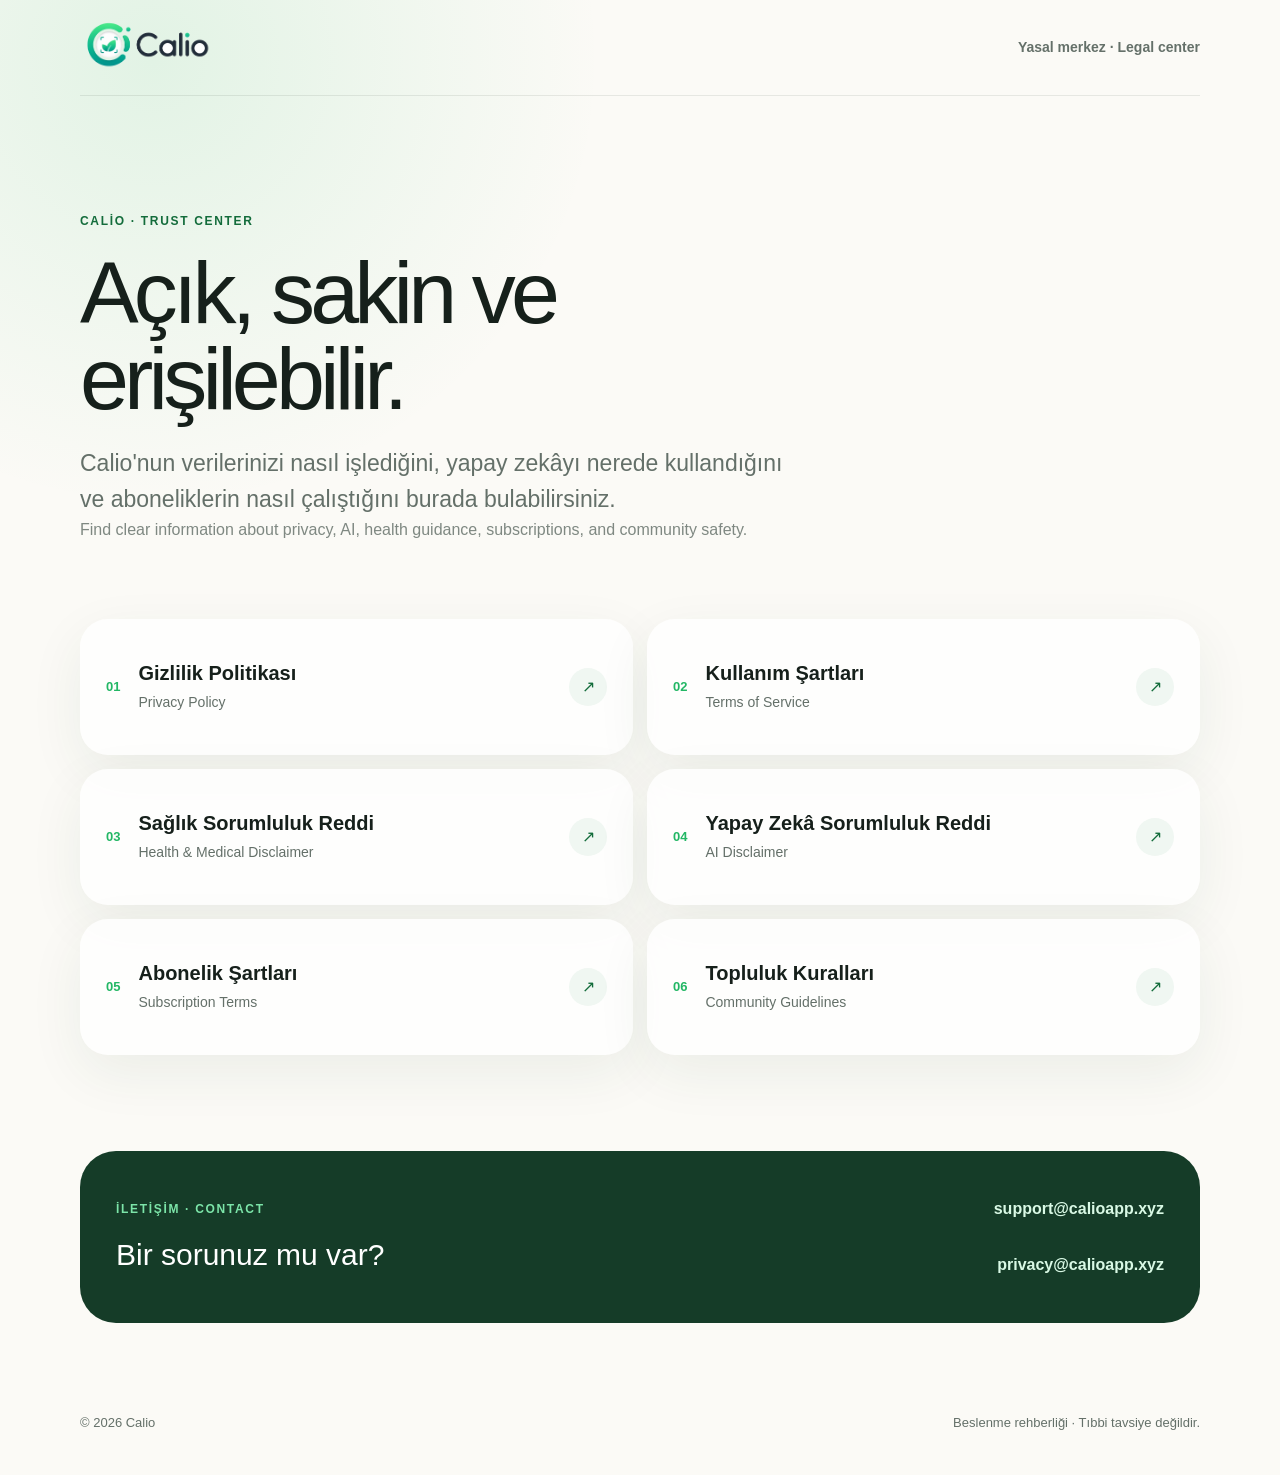
<file: legal/index.html>
<!DOCTYPE html><html lang="tr"><head><meta charSet="utf-8"/><meta name="viewport" content="width=device-width, initial-scale=1"/><link rel="preload" href="/calio-logo.png" as="image"/><link rel="stylesheet" href="/_next/static/css/index.BO7qpVt_.css" data-rsc-css-href="/_next/static/css/index.BO7qpVt_.css" data-precedence="vite-rsc/importer-resources"/><link rel="modulepreload" fetchPriority="low" href="/_next/static/chunks/index-DchjwWk8.js"/><script src="/_next/static/chunks/rolldown-runtime-C60lm6uB.js" type="module" async=""></script><script src="/_next/static/chunks/framework-BaE7mD_r.js" type="module" async=""></script><script src="/_next/static/chunks/app-elements-Drg5O4vw.js" type="module" async=""></script><script src="/_next/static/chunks/hash-D0ldriCF.js" type="module" async=""></script><script src="/_next/static/chunks/record-BdkTR7AP.js" type="module" async=""></script><script src="/_next/static/chunks/app-rsc-cache-busting-Y28d35v7.js" type="module" async=""></script><script src="/_next/static/chunks/app-rsc-render-mode-IDJu5NEE.js" type="module" async=""></script><script src="/_next/static/chunks/headers-CeAbe3am.js" type="module" async=""></script><script src="/_next/static/chunks/protocol-headers-URL33uU5.js" type="module" async=""></script><script src="/_next/static/chunks/deployment-id-DFhHa9wO.js" type="module" async=""></script><script src="/_next/static/chunks/navigation-errors-wvgRKjB-.js" type="module" async=""></script><link rel="preload" href="https://fonts.googleapis.com/css2?family=Bricolage+Grotesque:opsz,wght@12..96,500..800&amp;family=Inter:wght@400;500;600;700&amp;family=Instrument+Serif:ital@0;1&amp;family=Geist:wght@300;400;500;600;700&amp;display=swap" as="style"/><link rel="modulepreload" href="/_next/static/chunks/layout-segment-context-CV4dxg0F.js" crossorigin=""/><link rel="modulepreload" href="/_next/static/chunks/link-DO76SQKV.js" crossorigin=""/><link rel="modulepreload" href="/_next/static/chunks/query-DDhZxhdQ.js" crossorigin=""/><title>Yasal Merkez · Calio</title><meta name="description" content="Calio gizlilik, kullanım, sağlık, yapay zekâ, abonelik ve topluluk belgeleri."/><meta property="og:title" content="Calio — Fotoğrafla kalori, yapay zekâ koçla hedef"/><meta property="og:description" content="Öğününü tara, tabloyu düzenle, koçla ilerle."/><meta property="og:site_name" content="Calio"/><meta property="og:type" content="website"/><meta property="og:image" content="https://calioapp.xyz/og-landing.png"/><meta property="og:image:width" content="1200"/><meta property="og:image:height" content="630"/><meta property="og:image:alt" content="Calio — Fotoğrafla kalori, yapay zekâ koçla hedef"/><meta name="twitter:card" content="summary_large_image"/><meta name="twitter:title" content="Calio — Fotoğrafla kalori, yapay zekâ koçla hedef"/><meta name="twitter:description" content="Öğününü tara, tabloyu düzenle, koçla ilerle."/><meta name="twitter:image" content="https://calioapp.xyz/og-landing.png"/><link rel="shortcut icon" href="/calio-mark.png"/><link rel="icon" href="/calio-mark.png"/><link rel="preconnect" href="https://fonts.googleapis.com"/><link rel="preconnect" href="https://fonts.gstatic.com" crossorigin="anonymous"/><link href="https://fonts.googleapis.com/css2?family=Bricolage+Grotesque:opsz,wght@12..96,500..800&amp;family=Inter:wght@400;500;600;700&amp;family=Instrument+Serif:ital@0;1&amp;family=Geist:wght@300;400;500;600;700&amp;display=swap" rel="stylesheet"/><script>Object.assign(((self[Symbol.for("vinext.navigationRuntime")]??={bootstrap:{routeManifest:null},functions:{}}).bootstrap.rsc??={rsc:[]}),{params:{},nav:{"pathname":"/legal","searchParams":[]}})</script><link rel="modulepreload" href="/_next/static/chunks/index-DchjwWk8.js" />
</head><body><main class="legal-home"><header class="site-header"><a href="/" class="brand-link" aria-label="Calio ana sayfa"><img src="/calio-logo.png" alt="Calio" class="brand-logo"/></a><span class="header-note">Yasal merkez · Legal center</span></header><section class="hero"><span class="eyebrow">Calio · Trust center</span><h1>Açık, sakin ve erişilebilir.</h1><p>Calio&#x27;nun verilerinizi nasıl işlediğini, yapay zekâyı nerede kullandığını ve aboneliklerin nasıl çalıştığını burada bulabilirsiniz.</p><p class="hero-english">Find clear information about privacy, AI, health guidance, subscriptions, and community safety.</p></section><section class="document-grid" aria-label="Yasal belgeler"><a href="/legal/privacy" class="document-link"><span class="document-index">0<!-- -->1</span><span><strong>Gizlilik Politikası</strong><small>Privacy Policy</small></span><span class="document-arrow" aria-hidden="true">↗</span></a><a href="/legal/terms" class="document-link"><span class="document-index">0<!-- -->2</span><span><strong>Kullanım Şartları</strong><small>Terms of Service</small></span><span class="document-arrow" aria-hidden="true">↗</span></a><a href="/legal/health" class="document-link"><span class="document-index">0<!-- -->3</span><span><strong>Sağlık Sorumluluk Reddi</strong><small>Health &amp; Medical Disclaimer</small></span><span class="document-arrow" aria-hidden="true">↗</span></a><a href="/legal/ai" class="document-link"><span class="document-index">0<!-- -->4</span><span><strong>Yapay Zekâ Sorumluluk Reddi</strong><small>AI Disclaimer</small></span><span class="document-arrow" aria-hidden="true">↗</span></a><a href="/legal/subscription" class="document-link"><span class="document-index">0<!-- -->5</span><span><strong>Abonelik Şartları</strong><small>Subscription Terms</small></span><span class="document-arrow" aria-hidden="true">↗</span></a><a href="/legal/community" class="document-link"><span class="document-index">0<!-- -->6</span><span><strong>Topluluk Kuralları</strong><small>Community Guidelines</small></span><span class="document-arrow" aria-hidden="true">↗</span></a></section><section class="contact-panel"><div><span class="eyebrow">İletişim · Contact</span><h2>Bir sorunuz mu var?</h2></div><div class="contact-links"><a href="mailto:support@calioapp.xyz">support@calioapp.xyz</a><a href="mailto:privacy@calioapp.xyz">privacy@calioapp.xyz</a></div></section><footer class="legal-site-footer"><span>© 2026 Calio</span><span>Beslenme rehberliği · Tıbbi tavsiye değildir.</span></footer></main><script type="module" src="/_next/static/chunks/index-DchjwWk8.js" id="_R_" async=""></script><script>((self[Symbol.for("vinext.navigationRuntime")]??={bootstrap:{routeManifest:null},functions:{}}).bootstrap.rsc??={rsc:[]}).rsc.push("2:I[\"509abb98a5c2\",[],\"Children\",1]\n")</script><script>((self[Symbol.for("vinext.navigationRuntime")]??={bootstrap:{routeManifest:null},functions:{}}).bootstrap.rsc??={rsc:[]}).rsc.push("3:I[\"cf005bbdc1c7\",[],\"GlobalErrorBoundary\",1]\n")</script><script>((self[Symbol.for("vinext.navigationRuntime")]??={bootstrap:{routeManifest:null},functions:{}}).bootstrap.rsc??={rsc:[]}).rsc.push("4:I[\"7a5144ab545b\",[],\"default\",1]\n")</script><script>((self[Symbol.for("vinext.navigationRuntime")]??={bootstrap:{routeManifest:null},functions:{}}).bootstrap.rsc??={rsc:[]}).rsc.push("5:I[\"cf005bbdc1c7\",[],\"ErrorBoundary\",1]\n")</script><script>((self[Symbol.for("vinext.navigationRuntime")]??={bootstrap:{routeManifest:null},functions:{}}).bootstrap.rsc??={rsc:[]}).rsc.push("6:I[\"403ce6bd3b68\",[],\"LayoutSegmentProvider\",1]\n")</script><script>((self[Symbol.for("vinext.navigationRuntime")]??={bootstrap:{routeManifest:null},functions:{}}).bootstrap.rsc??={rsc:[]}).rsc.push("7:I[\"509abb98a5c2\",[],\"Slot\",1]\n")</script><script>((self[Symbol.for("vinext.navigationRuntime")]??={bootstrap:{routeManifest:null},functions:{}}).bootstrap.rsc??={rsc:[]}).rsc.push("8:I[\"ab0674810d0a\",[],\"AppRouterScrollTarget\",1]\n")</script><script>((self[Symbol.for("vinext.navigationRuntime")]??={bootstrap:{routeManifest:null},functions:{}}).bootstrap.rsc??={rsc:[]}).rsc.push("9:I[\"cf005bbdc1c7\",[],\"RedirectBoundary\",1]\n")</script><script>((self[Symbol.for("vinext.navigationRuntime")]??={bootstrap:{routeManifest:null},functions:{}}).bootstrap.rsc??={rsc:[]}).rsc.push(":HL[\"/_next/static/css/index.BO7qpVt_.css\",\"style\"     ]\n")</script><script>((self[Symbol.for("vinext.navigationRuntime")]??={bootstrap:{routeManifest:null},functions:{}}).bootstrap.rsc??={rsc:[]}).rsc.push(":HL[\"https://fonts.googleapis.com/css2?family=Bricolage+Grotesque:opsz,wght@12..96,500..800\u0026family=Inter:wght@400;500;600;700\u0026family=Instrument+Serif:ital@0;1\u0026family=Geist:wght@300;400;500;600;700\u0026display=swap\",\"style\"     ]\n")</script><script>((self[Symbol.for("vinext.navigationRuntime")]??={bootstrap:{routeManifest:null},functions:{}}).bootstrap.rsc??={rsc:[]}).rsc.push("0:{\"__route\":\"route:/legal\",\"__interceptionContext\":null,\"__layoutIds\":[\"layout:/\"],\"__rootLayout\":\"/\",\"__sourcePage\":\"/legal/page\",\"page:/legal\":\"$L1\",\"layout:/\":[[[[\"$\",\"link\",\"css:/_next/static/css/index.BO7qpVt_.css\",{\"rel\":\"stylesheet\",\"precedence\":\"vite-rsc/importer-resources\",\"href\":\"/_next/static/css/index.BO7qpVt_.css\",\"data-rsc-css-href\":\"/_next/static/css/index.BO7qpVt_.css\"}],\"$undefined\"],[\"$\",\"html\",null,{\"lang\":\"tr\",\"children\":[[\"$\",\"head\",null,{\"children\":[[\"$\",\"link\",null,{\"rel\":\"preconnect\",\"href\":\"https://fonts.googleapis.com\"}],[\"$\",\"link\",null,{\"rel\":\"preconnect\",\"href\":\"https://fonts.gstatic.com\",\"crossOrigin\":\"anonymous\"}],[\"$\",\"link\",null,{\"href\":\"https://fonts.googleapis.com/css2?family=Bricolage+Grotesque:opsz,wght@12..96,500..800\u0026family=Inter:wght@400;500;600;700\u0026family=Instrument+Serif:ital@0;1\u0026family=Geist:wght@300;400;500;600;700\u0026display=swap\",\"rel\":\"stylesheet\"}]]}],[\"$\",\"body\",null,{\"children\":[\"$\",\"$L2\",null,{}]}]]}]],null],\"route:/legal\":[[[\"$\",\"meta\",null,{\"charSet\":\"utf-8\"}],[[\"$\",\"title\",\"0\",{\"children\":\"Yasal Merkez · Calio\"}],[\"$\",\"meta\",\"1\",{\"name\":\"description\",\"content\":\"Calio gizlilik, kullanım, sağlık, yapay zekâ, abonelik ve topluluk belgeleri.\"}],[\"$\",\"meta\",\"2\",{\"property\":\"og:title\",\"content\":\"Calio — Fotoğrafla kalori, yapay zekâ koçla hedef\"}],[\"$\",\"meta\",\"3\",{\"property\":\"og:description\",\"content\":\"Öğününü tara, tabloyu düzenle, koçla ilerle.\"}],[\"$\",\"meta\",\"4\",{\"property\":\"og:site_name\",\"content\":\"Calio\"}],[\"$\",\"meta\",\"5\",{\"property\":\"og:type\",\"content\":\"website\"}],[\"$\",\"meta\",\"6\",{\"property\":\"og:image\",\"content\":\"https://calioapp.xyz/og-landing.png\"}],[\"$\",\"meta\",\"7\",{\"property\":\"og:image:width\",\"content\":\"1200\"}],[\"$\",\"meta\",\"8\",{\"property\":\"og:image:height\",\"content\":\"630\"}],[\"$\",\"meta\",\"9\",{\"property\":\"og:image:alt\",\"content\":\"Calio — Fotoğrafla kalori, yapay zekâ koçla hedef\"}],[\"$\",\"meta\",\"10\",{\"name\":\"twitter:card\",\"content\":\"summary_large_image\"}],[\"$\",\"meta\",\"11\",{\"name\":\"twitter:title\",\"content\":\"Calio — Fotoğrafla kalori, yapay zekâ koçla hedef\"}],[\"$\",\"meta\",\"12\",{\"name\":\"twitter:description\",\"content\":\"Öğününü tara, tabloyu düzenle, koçla ilerle.\"}],[\"$\",\"meta\",\"13\",{\"name\":\"twitter:image\",\"content\":\"https://calioapp.xyz/og-landing.png\"}],[\"$\",\"link\",\"14\",{\"rel\":\"shortcut icon\",\"href\":\"/calio-mark.png\"}],[\"$\",\"link\",\"15\",{\"rel\":\"icon\",\"href\":\"/calio-mark.png\"}]],[[\"$\",\"meta\",\"0\",{\"name\":\"viewport\",\"content\":\"width=device-width, initial-scale=1\"}]]],[\"$\",\"$L3\",null,{\"fallback\":\"$4\",\"children\":[\"$\",\"$L5\",null,{\"fallback\":\"$4\",\"children\":[\"$\",\"$L6\",null,{\"providerId\":\"layout:/\",\"segmentMap\":{\"children\":[\"legal\"]},\"children\":[\"$\",\"$L7\",null,{\"id\":\"layout:/\",\"parallelSlots\":\"$undefined\",\"children\":[\"$\",\"$L8\",null,{\"children\":[\"$\",\"$L9\",null,{\"children\":[[\"$\",\"$L6\",null,{\"providerId\":\"page:/legal\",\"segmentMap\":{\"children\":[\"__PAGE__\"]},\"children\":[\"$\",\"$L7\",null,{\"id\":\"page:/legal\"}]}],null]}]}]}]}]}]}],null,null],\"__layoutFlags\":{\"layout:/\":\"s\"},\"__artifactCompatibility\":{\"schemaVersion\":1,\"graphVersion\":\"app-route-graph:98ecd9c86e02afb4\",\"deploymentVersion\":\"5b7c430d-2d85-4fca-b84c-418c39f6c43e\",\"appElementsSchemaVersion\":1,\"rscPayloadSchemaVersion\":1,\"rootBoundaryId\":\"/\",\"renderEpoch\":null},\"__renderObservation\":{\"schemaVersion\":1,\"output\":{\"kind\":\"app-rsc\",\"mountedSlotsFingerprint\":null,\"renderEpoch\":null,\"rootBoundaryId\":\"/\",\"routeId\":\"route:/legal\"},\"completeness\":\"partial\",\"boundaryOutcome\":{\"kind\":\"unknown\"},\"requestApis\":[{\"kind\":\"connection\",\"status\":\"unknown\"},{\"kind\":\"cookies\",\"status\":\"unknown\"},{\"kind\":\"draftMode\",\"status\":\"unknown\"},{\"kind\":\"headers\",\"status\":\"unknown\"},{\"kind\":\"params\",\"status\":\"unknown\"},{\"kind\":\"searchParams\",\"status\":\"unknown\"}],\"dynamicFetches\":[],\"cacheTags\":[\"/legal\",\"_N_T_/layout\",\"_N_T_/legal\",\"_N_T_/legal/layout\",\"_N_T_/legal/page\"],\"pathTags\":[\"/legal\"],\"cacheability\":\"unknown\",\"downgrade\":{\"target\":\"freshRender\",\"reasons\":[{\"code\":\"CP_DOWNGRADE_CACHEABILITY_UNKNOWN\",\"target\":\"freshRender\"},{\"code\":\"CP_DOWNGRADE_INCOMPLETE_OBSERVATION\",\"completeness\":\"partial\",\"target\":\"freshRender\"},{\"code\":\"CP_DOWNGRADE_UNKNOWN_REQUEST_API\",\"requestApi\":\"connection\",\"target\":\"freshRender\"},{\"code\":\"CP_DOWNGRADE_UNKNOWN_REQUEST_API\",\"requestApi\":\"cookies\",\"target\":\"freshRender\"},{\"code\":\"CP_DOWNGRADE_UNKNOWN_REQUEST_API\",\"requestApi\":\"draftMode\",\"target\":\"freshRender\"},{\"code\":\"CP_DOWNGRADE_UNKNOWN_REQUEST_API\",\"requestApi\":\"headers\",\"target\":\"freshRender\"},{\"code\":\"CP_DOWNGRADE_UNKNOWN_REQUEST_API\",\"requestApi\":\"params\",\"target\":\"freshRender\"},{\"code\":\"CP_DOWNGRADE_UNKNOWN_REQUEST_API\",\"requestApi\":\"searchParams\",\"target\":\"freshRender\"}],\"fallback\":{\"kind\":\"breakerFallback\",\"code\":\"CP_PRIVATE_DYNAMIC_DOWNGRADE\",\"mode\":\"renderFresh\",\"scope\":\"affectedOutput\",\"fields\":{\"reasonCodes\":[\"CP_DOWNGRADE_CACHEABILITY_UNKNOWN\",\"CP_DOWNGRADE_INCOMPLETE_OBSERVATION\",\"CP_DOWNGRADE_UNKNOWN_REQUEST_API\",\"CP_DOWNGRADE_UNKNOWN_REQUEST_API\",\"CP_DOWNGRADE_UNKNOWN_REQUEST_API\",\"CP_DOWNGRADE_UNKNOWN_REQUEST_API\",\"CP_DOWNGRADE_UNKNOWN_REQUEST_API\",\"CP_DOWNGRADE_UNKNOWN_REQUEST_API\"],\"target\":\"freshRender\"}},\"isPublicCacheCandidate\":false}}}\n")</script><script>((self[Symbol.for("vinext.navigationRuntime")]??={bootstrap:{routeManifest:null},functions:{}}).bootstrap.rsc??={rsc:[]}).rsc.push("a:I[\"c2747888630f\",[],\"default\",1]\n")</script><script>((self[Symbol.for("vinext.navigationRuntime")]??={bootstrap:{routeManifest:null},functions:{}}).bootstrap.rsc??={rsc:[]}).rsc.push(":HL[\"/calio-logo.png\",\"image\"]\n")</script><script>((self[Symbol.for("vinext.navigationRuntime")]??={bootstrap:{routeManifest:null},functions:{}}).bootstrap.rsc??={rsc:[]}).rsc.push("1:[\"$\",\"main\",null,{\"className\":\"legal-home\",\"children\":[[\"$\",\"header\",null,{\"className\":\"site-header\",\"children\":[[\"$\",\"$La\",null,{\"href\":\"/\",\"className\":\"brand-link\",\"aria-label\":\"Calio ana sayfa\",\"children\":[\"$\",\"img\",null,{\"src\":\"/calio-logo.png\",\"alt\":\"Calio\",\"className\":\"brand-logo\"}]}],[\"$\",\"span\",null,{\"className\":\"header-note\",\"children\":\"Yasal merkez · Legal center\"}]]}],[\"$\",\"section\",null,{\"className\":\"hero\",\"children\":[[\"$\",\"span\",null,{\"className\":\"eyebrow\",\"children\":\"Calio · Trust center\"}],[\"$\",\"h1\",null,{\"children\":\"Açık, sakin ve erişilebilir.\"}],[\"$\",\"p\",null,{\"children\":\"Calio'nun verilerinizi nasıl işlediğini, yapay zekâyı nerede kullandığını ve aboneliklerin nasıl çalıştığını burada bulabilirsiniz.\"}],[\"$\",\"p\",null,{\"className\":\"hero-english\",\"children\":\"Find clear information about privacy, AI, health guidance, subscriptions, and community safety.\"}]]}],[\"$\",\"section\",null,{\"className\":\"document-grid\",\"aria-label\":\"Yasal belgeler\",\"children\":[[\"$\",\"$La\",\"privacy\",{\"href\":\"/legal/privacy\",\"className\":\"document-link\",\"children\":[[\"$\",\"span\",null,{\"className\":\"document-index\",\"children\":[\"0\",1]}],[\"$\",\"span\",null,{\"children\":[[\"$\",\"strong\",null,{\"children\":\"Gizlilik Politikası\"}],[\"$\",\"small\",null,{\"children\":\"Privacy Policy\"}]]}],[\"$\",\"span\",null,{\"className\":\"document-arrow\",\"aria-hidden\":\"true\",\"children\":\"↗\"}]]}],[\"$\",\"$La\",\"terms\",{\"href\":\"/legal/terms\",\"className\":\"document-link\",\"children\":[[\"$\",\"span\",null,{\"className\":\"document-index\",\"children\":[\"0\",2]}],[\"$\",\"span\",null,{\"children\":[[\"$\",\"strong\",null,{\"children\":\"Kullanım Şartları\"}],[\"$\",\"small\",null,{\"children\":\"Terms of Service\"}]]}],[\"$\",\"span\",null,{\"className\":\"document-arrow\",\"aria-hidden\":\"true\",\"children\":\"↗\"}]]}],[\"$\",\"$La\",\"health\",{\"href\":\"/legal/health\",\"className\":\"document-link\",\"children\":[[\"$\",\"span\",null,{\"className\":\"document-index\",\"children\":[\"0\",3]}],[\"$\",\"span\",null,{\"children\":[[\"$\",\"strong\",null,{\"children\":\"Sağlık Sorumluluk Reddi\"}],[\"$\",\"small\",null,{\"children\":\"Health \u0026 Medical Disclaimer\"}]]}],[\"$\",\"span\",null,{\"className\":\"document-arrow\",\"aria-hidden\":\"true\",\"children\":\"↗\"}]]}],[\"$\",\"$La\",\"ai\",{\"href\":\"/legal/ai\",\"className\":\"document-link\",\"children\":[[\"$\",\"span\",null,{\"className\":\"document-index\",\"children\":[\"0\",4]}],[\"$\",\"span\",null,{\"children\":[[\"$\",\"strong\",null,{\"children\":\"Yapay Zekâ Sorumluluk Reddi\"}],[\"$\",\"small\",null,{\"children\":\"AI Disclaimer\"}]]}],[\"$\",\"span\",null,{\"className\":\"document-arrow\",\"aria-hidden\":\"true\",\"children\":\"↗\"}]]}],[\"$\",\"$La\",\"subscription\",{\"href\":\"/legal/subscription\",\"className\":\"document-link\",\"children\":[[\"$\",\"span\",null,{\"className\":\"document-index\",\"children\":[\"0\",5]}],[\"$\",\"span\",null,{\"children\":[[\"$\",\"strong\",null,{\"children\":\"Abonelik Şartları\"}],[\"$\",\"small\",null,{\"children\":\"Subscription Terms\"}]]}],[\"$\",\"span\",null,{\"className\":\"document-arrow\",\"aria-hidden\":\"true\",\"children\":\"↗\"}]]}],[\"$\",\"$La\",\"community\",{\"href\":\"/legal/community\",\"className\":\"document-link\",\"children\":[[\"$\",\"span\",null,{\"className\":\"document-index\",\"children\":[\"0\",6]}],[\"$\",\"span\",null,{\"children\":[[\"$\",\"strong\",null,{\"children\":\"Topluluk Kuralları\"}],[\"$\",\"small\",null,{\"children\":\"Community Guidelines\"}]]}],[\"$\",\"span\",null,{\"className\":\"document-arrow\",\"aria-hidden\":\"true\",\"children\":\"↗\"}]]}]]}],[\"$\",\"section\",null,{\"className\":\"contact-panel\",\"children\":[[\"$\",\"div\",null,{\"children\":[[\"$\",\"span\",null,{\"className\":\"eyebrow\",\"children\":\"İletişim · Contact\"}],[\"$\",\"h2\",null,{\"children\":\"Bir sorunuz mu var?\"}]]}],[\"$\",\"div\",null,{\"className\":\"contact-links\",\"children\":[[\"$\",\"a\",null,{\"href\":\"mailto:support@calioapp.xyz\",\"children\":\"support@calioapp.xyz\"}],[\"$\",\"a\",null,{\"href\":\"mailto:privacy@calioapp.xyz\",\"children\":\"privacy@calioapp.xyz\"}]]}]]}],[\"$\",\"footer\",null,{\"className\":\"legal-site-footer\",\"children\":[[\"$\",\"span\",null,{\"children\":\"© 2026 Calio\"}],[\"$\",\"span\",null,{\"children\":\"Beslenme rehberliği · Tıbbi tavsiye değildir.\"}]]}]]}]\n")</script><script>Object.assign(((self[Symbol.for("vinext.navigationRuntime")]??={bootstrap:{routeManifest:null},functions:{}}).bootstrap.rsc??={rsc:[]}),{"initialCacheKind":"static"});((self[Symbol.for("vinext.navigationRuntime")]??={bootstrap:{routeManifest:null},functions:{}}).bootstrap.rsc??={rsc:[]}).done=true</script></body></html>
</file>
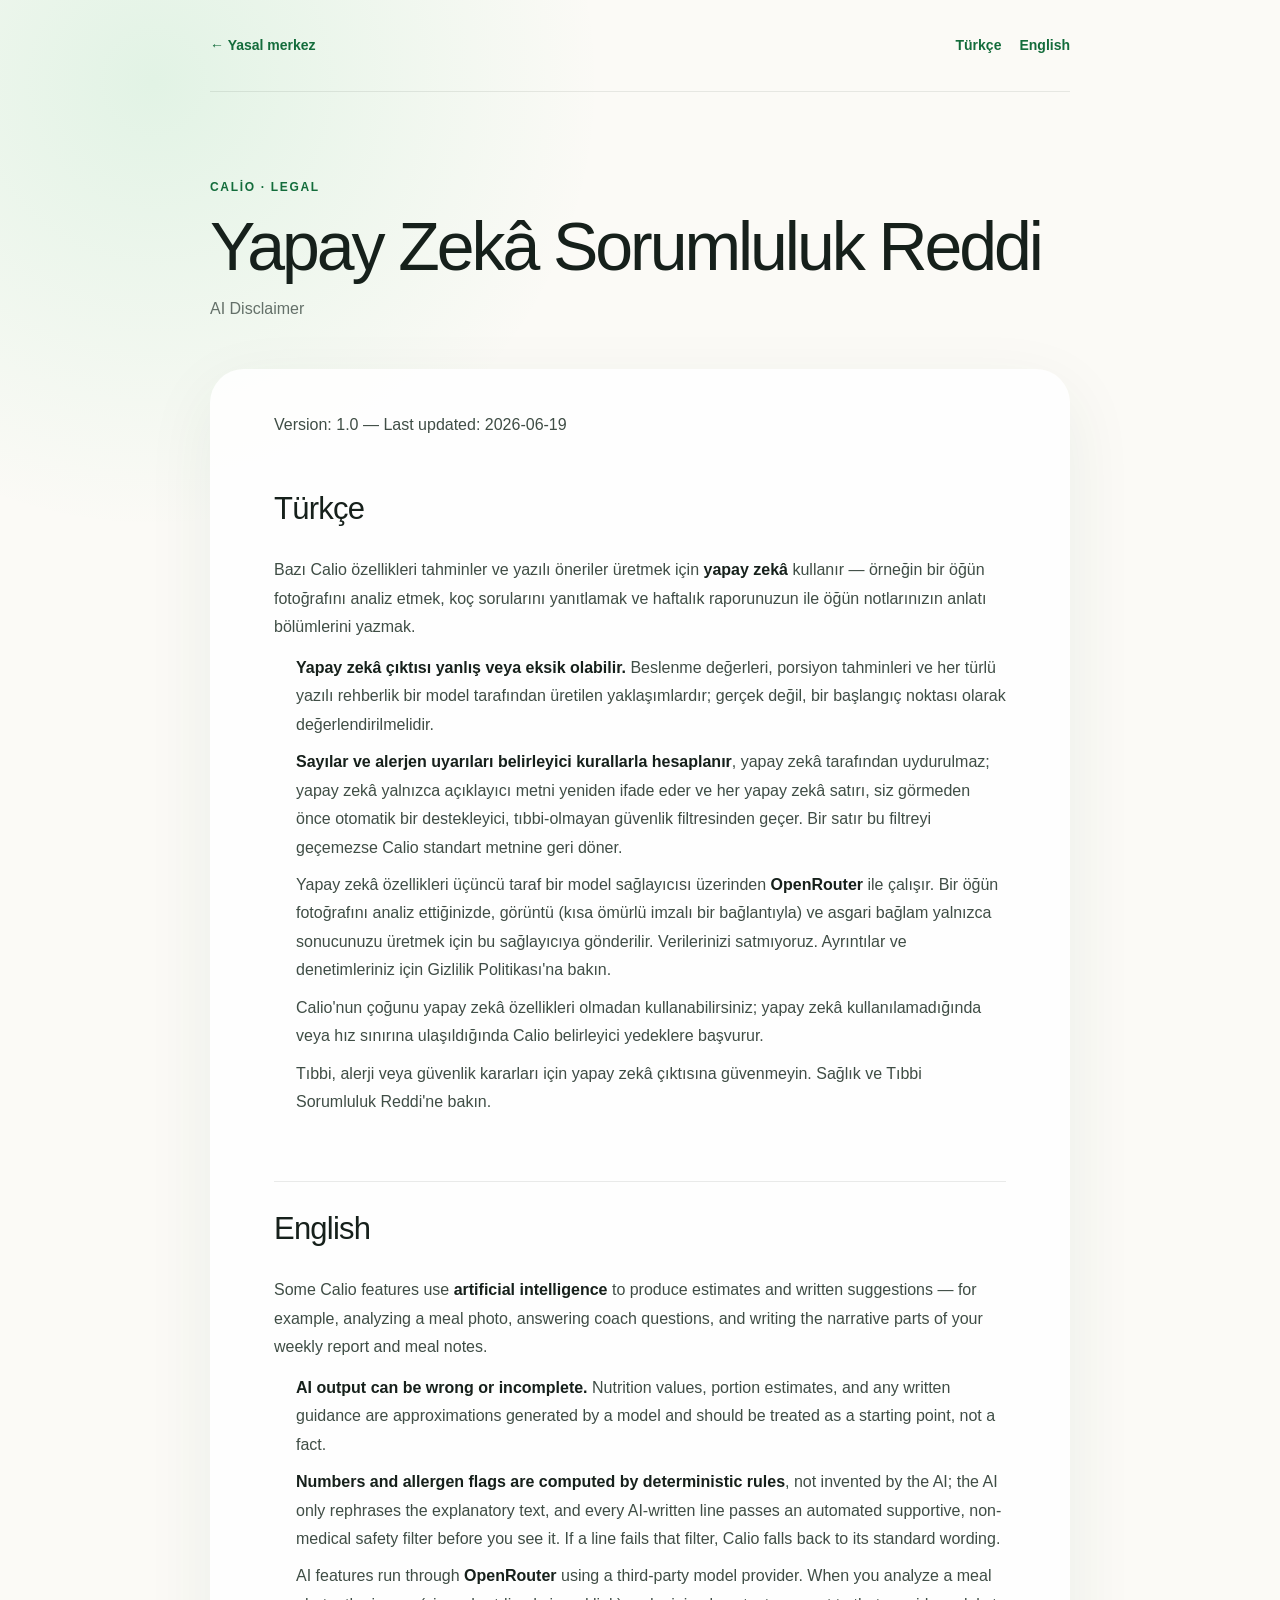
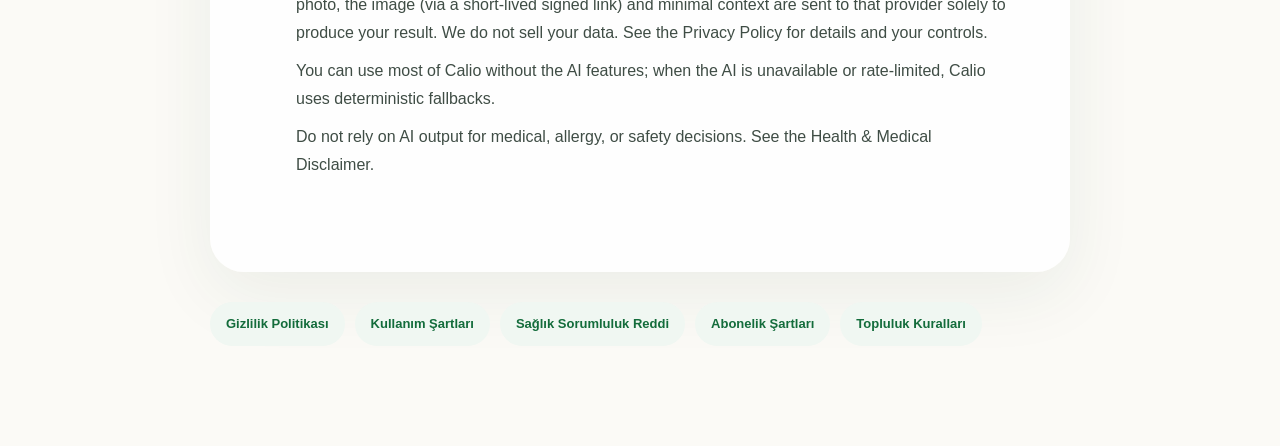
<file: legal/ai/index.html>
<!DOCTYPE html><html lang="tr"><head><meta charSet="utf-8"/><meta name="viewport" content="width=device-width, initial-scale=1"/><link rel="stylesheet" href="/_next/static/css/index.BO7qpVt_.css" data-rsc-css-href="/_next/static/css/index.BO7qpVt_.css" data-precedence="vite-rsc/importer-resources"/><link rel="modulepreload" fetchPriority="low" href="/_next/static/chunks/index-DchjwWk8.js"/><script src="/_next/static/chunks/rolldown-runtime-C60lm6uB.js" type="module" async=""></script><script src="/_next/static/chunks/framework-BaE7mD_r.js" type="module" async=""></script><script src="/_next/static/chunks/app-elements-Drg5O4vw.js" type="module" async=""></script><script src="/_next/static/chunks/hash-D0ldriCF.js" type="module" async=""></script><script src="/_next/static/chunks/record-BdkTR7AP.js" type="module" async=""></script><script src="/_next/static/chunks/app-rsc-cache-busting-Y28d35v7.js" type="module" async=""></script><script src="/_next/static/chunks/app-rsc-render-mode-IDJu5NEE.js" type="module" async=""></script><script src="/_next/static/chunks/headers-CeAbe3am.js" type="module" async=""></script><script src="/_next/static/chunks/protocol-headers-URL33uU5.js" type="module" async=""></script><script src="/_next/static/chunks/deployment-id-DFhHa9wO.js" type="module" async=""></script><script src="/_next/static/chunks/navigation-errors-wvgRKjB-.js" type="module" async=""></script><link rel="preload" href="https://fonts.googleapis.com/css2?family=Bricolage+Grotesque:opsz,wght@12..96,500..800&amp;family=Inter:wght@400;500;600;700&amp;family=Instrument+Serif:ital@0;1&amp;family=Geist:wght@300;400;500;600;700&amp;display=swap" as="style"/><link rel="modulepreload" href="/_next/static/chunks/layout-segment-context-CV4dxg0F.js" crossorigin=""/><link rel="modulepreload" href="/_next/static/chunks/link-DO76SQKV.js" crossorigin=""/><link rel="modulepreload" href="/_next/static/chunks/query-DDhZxhdQ.js" crossorigin=""/><link rel="preconnect" href="https://fonts.googleapis.com"/><link rel="preconnect" href="https://fonts.gstatic.com" crossorigin="anonymous"/><link href="https://fonts.googleapis.com/css2?family=Bricolage+Grotesque:opsz,wght@12..96,500..800&amp;family=Inter:wght@400;500;600;700&amp;family=Instrument+Serif:ital@0;1&amp;family=Geist:wght@300;400;500;600;700&amp;display=swap" rel="stylesheet"/><script>Object.assign(((self[Symbol.for("vinext.navigationRuntime")]??={bootstrap:{routeManifest:null},functions:{}}).bootstrap.rsc??={rsc:[]}),{params:{"slug":"ai"},nav:{"pathname":"/legal/ai","searchParams":[]}})</script><link rel="modulepreload" href="/_next/static/chunks/index-DchjwWk8.js" />
</head><body><main class="legal-shell"><header class="legal-header"><a href="/legal" class="back-link">← Yasal merkez</a><nav class="language-nav" aria-label="Belge dili"><a href="#turkce">Türkçe</a><a href="#english">English</a></nav></header><section class="legal-hero"><span class="eyebrow">Calio · Legal</span><h1>Yapay Zekâ Sorumluluk Reddi</h1><p>AI Disclaimer</p></section><article class="legal-article"><p class="legal-version">Version: 1.0 — Last updated: 2026-06-19</p><h2 id="turkce">Türkçe</h2><p>Bazı Calio özellikleri tahminler ve yazılı öneriler üretmek için <strong>yapay zekâ</strong> kullanır — örneğin bir öğün fotoğrafını analiz etmek, koç sorularını yanıtlamak ve haftalık raporunuzun ile öğün notlarınızın anlatı bölümlerini yazmak.</p><ul><li><strong>Yapay zekâ çıktısı yanlış veya eksik olabilir.</strong> Beslenme değerleri, porsiyon tahminleri ve her türlü yazılı rehberlik bir model tarafından üretilen yaklaşımlardır; gerçek değil, bir başlangıç noktası olarak değerlendirilmelidir.</li><li><strong>Sayılar ve alerjen uyarıları belirleyici kurallarla hesaplanır</strong>, yapay zekâ tarafından uydurulmaz; yapay zekâ yalnızca açıklayıcı metni yeniden ifade eder ve her yapay zekâ satırı, siz görmeden önce otomatik bir destekleyici, tıbbi-olmayan güvenlik filtresinden geçer. Bir satır bu filtreyi geçemezse Calio standart metnine geri döner.</li><li>Yapay zekâ özellikleri üçüncü taraf bir model sağlayıcısı üzerinden <strong>OpenRouter</strong> ile çalışır. Bir öğün fotoğrafını analiz ettiğinizde, görüntü (kısa ömürlü imzalı bir bağlantıyla) ve asgari bağlam yalnızca sonucunuzu üretmek için bu sağlayıcıya gönderilir. Verilerinizi satmıyoruz. Ayrıntılar ve denetimleriniz için Gizlilik Politikası&#x27;na bakın.</li><li>Calio&#x27;nun çoğunu yapay zekâ özellikleri olmadan kullanabilirsiniz; yapay zekâ kullanılamadığında veya hız sınırına ulaşıldığında Calio belirleyici yedeklere başvurur.</li><li>Tıbbi, alerji veya güvenlik kararları için yapay zekâ çıktısına güvenmeyin. Sağlık ve Tıbbi Sorumluluk Reddi&#x27;ne bakın.</li></ul><h2 id="english">English</h2><p>Some Calio features use <strong>artificial intelligence</strong> to produce estimates and written suggestions — for example, analyzing a meal photo, answering coach questions, and writing the narrative parts of your weekly report and meal notes.</p><ul><li><strong>AI output can be wrong or incomplete.</strong> Nutrition values, portion estimates, and any written guidance are approximations generated by a model and should be treated as a starting point, not a fact.</li><li><strong>Numbers and allergen flags are computed by deterministic rules</strong>, not invented by the AI; the AI only rephrases the explanatory text, and every AI-written line passes an automated supportive, non-medical safety filter before you see it. If a line fails that filter, Calio falls back to its standard wording.</li><li>AI features run through <strong>OpenRouter</strong> using a third-party model provider. When you analyze a meal photo, the image (via a short-lived signed link) and minimal context are sent to that provider solely to produce your result. We do not sell your data. See the Privacy Policy for details and your controls.</li><li>You can use most of Calio without the AI features; when the AI is unavailable or rate-limited, Calio uses deterministic fallbacks.</li><li>Do not rely on AI output for medical, allergy, or safety decisions. See the Health &amp; Medical Disclaimer.</li></ul></article><nav class="legal-footer-nav" aria-label="Diğer yasal belgeler"><a href="/legal/privacy">Gizlilik Politikası</a><a href="/legal/terms">Kullanım Şartları</a><a href="/legal/health">Sağlık Sorumluluk Reddi</a><a href="/legal/subscription">Abonelik Şartları</a><a href="/legal/community">Topluluk Kuralları</a></nav></main><!--$--><!--/$--><div hidden=""><!--$--><div hidden=""><title>Yapay Zekâ Sorumluluk Reddi · Calio</title><meta name="description" content="Calio yapay zekâ çıktılarının kapsamı, sınırları ve veri işleme yaklaşımı."><meta property="og:title" content="Yapay Zekâ Sorumluluk Reddi · Calio"><meta property="og:description" content="Calio yapay zekâ çıktılarının kapsamı, sınırları ve veri işleme yaklaşımı."><meta name="twitter:card" content="summary"><meta name="twitter:title" content="Yapay Zekâ Sorumluluk Reddi · Calio"><meta name="twitter:description" content="Calio yapay zekâ çıktılarının kapsamı, sınırları ve veri işleme yaklaşımı."><link rel="shortcut icon" href="/calio-mark.png"><link rel="icon" href="/calio-mark.png"><link rel="canonical" href="https://calioapp.xyz/legal/ai"></div><!--/$--></div><script type="module" src="/_next/static/chunks/index-DchjwWk8.js" id="_R_" async=""></script><script>((self[Symbol.for("vinext.navigationRuntime")]??={bootstrap:{routeManifest:null},functions:{}}).bootstrap.rsc??={rsc:[]}).rsc.push("4:I[\"509abb98a5c2\",[],\"Children\",1]\n")</script><script>((self[Symbol.for("vinext.navigationRuntime")]??={bootstrap:{routeManifest:null},functions:{}}).bootstrap.rsc??={rsc:[]}).rsc.push("5:I[\"cf005bbdc1c7\",[],\"GlobalErrorBoundary\",1]\n")</script><script>((self[Symbol.for("vinext.navigationRuntime")]??={bootstrap:{routeManifest:null},functions:{}}).bootstrap.rsc??={rsc:[]}).rsc.push("6:I[\"7a5144ab545b\",[],\"default\",1]\n")</script><script>((self[Symbol.for("vinext.navigationRuntime")]??={bootstrap:{routeManifest:null},functions:{}}).bootstrap.rsc??={rsc:[]}).rsc.push("7:I[\"cf005bbdc1c7\",[],\"ErrorBoundary\",1]\n")</script><script>((self[Symbol.for("vinext.navigationRuntime")]??={bootstrap:{routeManifest:null},functions:{}}).bootstrap.rsc??={rsc:[]}).rsc.push("8:I[\"403ce6bd3b68\",[],\"LayoutSegmentProvider\",1]\n")</script><script>((self[Symbol.for("vinext.navigationRuntime")]??={bootstrap:{routeManifest:null},functions:{}}).bootstrap.rsc??={rsc:[]}).rsc.push("9:I[\"509abb98a5c2\",[],\"Slot\",1]\n")</script><script>((self[Symbol.for("vinext.navigationRuntime")]??={bootstrap:{routeManifest:null},functions:{}}).bootstrap.rsc??={rsc:[]}).rsc.push("a:I[\"ab0674810d0a\",[],\"AppRouterScrollTarget\",1]\n")</script><script>((self[Symbol.for("vinext.navigationRuntime")]??={bootstrap:{routeManifest:null},functions:{}}).bootstrap.rsc??={rsc:[]}).rsc.push("b:I[\"cf005bbdc1c7\",[],\"RedirectBoundary\",1]\n")</script><script>((self[Symbol.for("vinext.navigationRuntime")]??={bootstrap:{routeManifest:null},functions:{}}).bootstrap.rsc??={rsc:[]}).rsc.push("c:\"$Sreact.suspense\"\n")</script><script>((self[Symbol.for("vinext.navigationRuntime")]??={bootstrap:{routeManifest:null},functions:{}}).bootstrap.rsc??={rsc:[]}).rsc.push(":HL[\"/_next/static/css/index.BO7qpVt_.css\",\"style\"     ]\n")</script><script>((self[Symbol.for("vinext.navigationRuntime")]??={bootstrap:{routeManifest:null},functions:{}}).bootstrap.rsc??={rsc:[]}).rsc.push(":HL[\"https://fonts.googleapis.com/css2?family=Bricolage+Grotesque:opsz,wght@12..96,500..800\u0026family=Inter:wght@400;500;600;700\u0026family=Instrument+Serif:ital@0;1\u0026family=Geist:wght@300;400;500;600;700\u0026display=swap\",\"style\"     ]\n")</script><script>((self[Symbol.for("vinext.navigationRuntime")]??={bootstrap:{routeManifest:null},functions:{}}).bootstrap.rsc??={rsc:[]}).rsc.push("0:{\"__route\":\"route:/legal/ai\",\"__interceptionContext\":null,\"__layoutIds\":[\"layout:/\"],\"__rootLayout\":\"/\",\"__sourcePage\":\"/legal/[slug]/page\",\"__vinext_streaming_metadata_body:route:/legal/ai\":\"$L1\",\"__vinext_streaming_metadata_outlet:route:/legal/ai\":\"$L2\",\"page:/legal/ai\":\"$L3\",\"layout:/\":[[[[\"$\",\"link\",\"css:/_next/static/css/index.BO7qpVt_.css\",{\"rel\":\"stylesheet\",\"precedence\":\"vite-rsc/importer-resources\",\"href\":\"/_next/static/css/index.BO7qpVt_.css\",\"data-rsc-css-href\":\"/_next/static/css/index.BO7qpVt_.css\"}],\"$undefined\"],[\"$\",\"html\",null,{\"lang\":\"tr\",\"children\":[[\"$\",\"head\",null,{\"children\":[[\"$\",\"link\",null,{\"rel\":\"preconnect\",\"href\":\"https://fonts.googleapis.com\"}],[\"$\",\"link\",null,{\"rel\":\"preconnect\",\"href\":\"https://fonts.gstatic.com\",\"crossOrigin\":\"anonymous\"}],[\"$\",\"link\",null,{\"href\":\"https://fonts.googleapis.com/css2?family=Bricolage+Grotesque:opsz,wght@12..96,500..800\u0026family=Inter:wght@400;500;600;700\u0026family=Instrument+Serif:ital@0;1\u0026family=Geist:wght@300;400;500;600;700\u0026display=swap\",\"rel\":\"stylesheet\"}]]}],[\"$\",\"body\",null,{\"children\":[\"$\",\"$L4\",null,{}]}]]}]],null],\"route:/legal/ai\":[[[\"$\",\"meta\",null,{\"charSet\":\"utf-8\"}],null,[[\"$\",\"meta\",\"0\",{\"name\":\"viewport\",\"content\":\"width=device-width, initial-scale=1\"}]]],[\"$\",\"$L5\",null,{\"fallback\":\"$6\",\"children\":[\"$\",\"$L7\",null,{\"fallback\":\"$6\",\"children\":[\"$\",\"$L8\",null,{\"providerId\":\"layout:/\",\"segmentMap\":{\"children\":[\"legal\",\"ai\"]},\"children\":[\"$\",\"$L9\",null,{\"id\":\"layout:/\",\"parallelSlots\":\"$undefined\",\"children\":[\"$\",\"$La\",null,{\"children\":[\"$\",\"$Lb\",null,{\"children\":[[\"$\",\"$L8\",null,{\"providerId\":\"page:/legal/ai\",\"segmentMap\":{\"children\":[\"__PAGE__\"]},\"children\":[\"$\",\"$L9\",null,{\"id\":\"page:/legal/ai\"}]}],[\"$\",\"$c\",null,{\"fallback\":null,\"children\":[\"$\",\"$L9\",null,{\"id\":\"__vinext_streaming_metadata_outlet:route:/legal/ai\"}]}]]}]}]}]}]}]}],null,[\"$\",\"div\",null,{\"hidden\":true,\"children\":[\"$\",\"$c\",null,{\"fallback\":null,\"children\":[\"$\",\"$L9\",null,{\"id\":\"__vinext_streaming_metadata_body:route:/legal/ai\"}]}]}]],\"__layoutFlags\":{\"layout:/\":\"s\"},\"__artifactCompatibility\":{\"schemaVersion\":1,\"graphVersion\":\"app-route-graph:ac1f71547484b1f8\",\"deploymentVersion\":\"5b7c430d-2d85-4fca-b84c-418c39f6c43e\",\"appElementsSchemaVersion\":1,\"rscPayloadSchemaVersion\":1,\"rootBoundaryId\":\"/\",\"renderEpoch\":null},\"__renderObservation\":{\"schemaVersion\":1,\"output\":{\"kind\":\"app-rsc\",\"mountedSlotsFingerprint\":null,\"renderEpoch\":null,\"rootBoundaryId\":\"/\",\"routeId\":\"route:/legal/ai\"},\"completeness\":\"partial\",\"boundaryOutcome\":{\"kind\":\"unknown\"},\"requestApis\":[{\"kind\":\"connection\",\"status\":\"unknown\"},{\"kind\":\"cookies\",\"status\":\"unknown\"},{\"kind\":\"draftMode\",\"status\":\"unknown\"},{\"kind\":\"headers\",\"status\":\"unknown\"},{\"kind\":\"params\",\"status\":\"observed\"},{\"kind\":\"searchParams\",\"status\":\"unknown\"}],\"dynamicFetches\":[],\"cacheTags\":[\"/legal/ai\",\"_N_T_/layout\",\"_N_T_/legal/[slug]/layout\",\"_N_T_/legal/[slug]/page\",\"_N_T_/legal/ai\",\"_N_T_/legal/layout\"],\"pathTags\":[\"/legal/ai\"],\"cacheability\":\"unknown\",\"downgrade\":{\"target\":\"freshRender\",\"reasons\":[{\"code\":\"CP_DOWNGRADE_CACHEABILITY_UNKNOWN\",\"target\":\"freshRender\"},{\"code\":\"CP_DOWNGRADE_INCOMPLETE_OBSERVATION\",\"completeness\":\"partial\",\"target\":\"freshRender\"},{\"code\":\"CP_DOWNGRADE_UNKNOWN_REQUEST_API\",\"requestApi\":\"connection\",\"target\":\"freshRender\"},{\"code\":\"CP_DOWNGRADE_UNKNOWN_REQUEST_API\",\"requestApi\":\"cookies\",\"target\":\"freshRender\"},{\"code\":\"CP_DOWNGRADE_UNKNOWN_REQUEST_API\",\"requestApi\":\"draftMode\",\"target\":\"freshRender\"},{\"code\":\"CP_DOWNGRADE_UNKNOWN_REQUEST_API\",\"requestApi\":\"headers\",\"target\":\"freshRender\"},{\"code\":\"CP_DOWNGRADE_PUBLIC_REQUEST_API\",\"requestApi\":\"params\",\"target\":\"publicVariant\"},{\"code\":\"CP_DOWNGRADE_UNKNOWN_REQUEST_API\",\"requestApi\":\"searchParams\",\"target\":\"freshRender\"}],\"fallback\":{\"kind\":\"breakerFallback\",\"code\":\"CP_PRIVATE_DYNAMIC_DOWNGRADE\",\"mode\":\"renderFresh\",\"scope\":\"affectedOutput\",\"fields\":{\"reasonCodes\":[\"CP_DOWNGRADE_CACHEABILITY_UNKNOWN\",\"CP_DOWNGRADE_INCOMPLETE_OBSERVATION\",\"CP_DOWNGRADE_UNKNOWN_REQUEST_API\",\"CP_DOWNGRADE_UNKNOWN_REQUEST_API\",\"CP_DOWNGRADE_UNKNOWN_REQUEST_API\",\"CP_DOWNGRADE_UNKNOWN_REQUEST_API\",\"CP_DOWNGRADE_PUBLIC_REQUEST_API\",\"CP_DOWNGRADE_UNKNOWN_REQUEST_API\"],\"target\":\"freshRender\"}},\"isPublicCacheCandidate\":false}}}\n")</script><script>((self[Symbol.for("vinext.navigationRuntime")]??={bootstrap:{routeManifest:null},functions:{}}).bootstrap.rsc??={rsc:[]}).rsc.push("1:[\"$\",\"div\",null,{\"hidden\":true,\"dangerouslySetInnerHTML\":{\"__html\":\"\u003ctitle\u003eYapay Zekâ Sorumluluk Reddi · Calio\u003c/title\u003e\u003cmeta name=\\\"description\\\" content=\\\"Calio yapay zekâ çıktılarının kapsamı, sınırları ve veri işleme yaklaşımı.\\\"\u003e\u003cmeta property=\\\"og:title\\\" content=\\\"Yapay Zekâ Sorumluluk Reddi · Calio\\\"\u003e\u003cmeta property=\\\"og:description\\\" content=\\\"Calio yapay zekâ çıktılarının kapsamı, sınırları ve veri işleme yaklaşımı.\\\"\u003e\u003cmeta name=\\\"twitter:card\\\" content=\\\"summary\\\"\u003e\u003cmeta name=\\\"twitter:title\\\" content=\\\"Yapay Zekâ Sorumluluk Reddi · Calio\\\"\u003e\u003cmeta name=\\\"twitter:description\\\" content=\\\"Calio yapay zekâ çıktılarının kapsamı, sınırları ve veri işleme yaklaşımı.\\\"\u003e\u003clink rel=\\\"shortcut icon\\\" href=\\\"/calio-mark.png\\\"\u003e\u003clink rel=\\\"icon\\\" href=\\\"/calio-mark.png\\\"\u003e\u003clink rel=\\\"canonical\\\" href=\\\"https://calioapp.xyz/legal/ai\\\"\u003e\"}}]\n")</script><script>((self[Symbol.for("vinext.navigationRuntime")]??={bootstrap:{routeManifest:null},functions:{}}).bootstrap.rsc??={rsc:[]}).rsc.push("2:null\n")</script><script>((self[Symbol.for("vinext.navigationRuntime")]??={bootstrap:{routeManifest:null},functions:{}}).bootstrap.rsc??={rsc:[]}).rsc.push("d:I[\"c2747888630f\",[],\"default\",1]\n")</script><script>((self[Symbol.for("vinext.navigationRuntime")]??={bootstrap:{routeManifest:null},functions:{}}).bootstrap.rsc??={rsc:[]}).rsc.push("3:[\"$\",\"main\",null,{\"className\":\"legal-shell\",\"children\":[[\"$\",\"header\",null,{\"className\":\"legal-header\",\"children\":[[\"$\",\"$Ld\",null,{\"href\":\"/legal\",\"className\":\"back-link\",\"children\":\"← Yasal merkez\"}],[\"$\",\"nav\",null,{\"className\":\"language-nav\",\"aria-label\":\"Belge dili\",\"children\":[[\"$\",\"a\",null,{\"href\":\"#turkce\",\"children\":\"Türkçe\"}],[\"$\",\"a\",null,{\"href\":\"#english\",\"children\":\"English\"}]]}]]}],[\"$\",\"section\",null,{\"className\":\"legal-hero\",\"children\":[[\"$\",\"span\",null,{\"className\":\"eyebrow\",\"children\":\"Calio · Legal\"}],[\"$\",\"h1\",null,{\"children\":\"Yapay Zekâ Sorumluluk Reddi\"}],[\"$\",\"p\",null,{\"children\":\"AI Disclaimer\"}]]}],[\"$\",\"article\",null,{\"className\":\"legal-article\",\"children\":[[\"$\",\"p\",\"0\",{\"className\":\"legal-version\",\"children\":\"Version: 1.0 — Last updated: 2026-06-19\"}],[\"$\",\"h2\",\"1\",{\"id\":\"turkce\",\"children\":\"Türkçe\"}],[\"$\",\"p\",\"2\",{\"children\":[\"Bazı Calio özellikleri tahminler ve yazılı öneriler üretmek için \",[\"$\",\"strong\",\"1\",{\"children\":\"yapay zekâ\"}],\" kullanır — örneğin bir öğün fotoğrafını analiz etmek, koç sorularını yanıtlamak ve haftalık raporunuzun ile öğün notlarınızın anlatı bölümlerini yazmak.\"]}],[\"$\",\"ul\",\"3\",{\"children\":[[\"$\",\"li\",\"0\",{\"children\":[[\"$\",\"strong\",\"0\",{\"children\":\"Yapay zekâ çıktısı yanlış veya eksik olabilir.\"}],\" Beslenme değerleri, porsiyon tahminleri ve her türlü yazılı rehberlik bir model tarafından üretilen yaklaşımlardır; gerçek değil, bir başlangıç noktası olarak değerlendirilmelidir.\"]}],[\"$\",\"li\",\"1\",{\"children\":[[\"$\",\"strong\",\"0\",{\"children\":\"Sayılar ve alerjen uyarıları belirleyici kurallarla hesaplanır\"}],\", yapay zekâ tarafından uydurulmaz; yapay zekâ yalnızca açıklayıcı metni yeniden ifade eder ve her yapay zekâ satırı, siz görmeden önce otomatik bir destekleyici, tıbbi-olmayan güvenlik filtresinden geçer. Bir satır bu filtreyi geçemezse Calio standart metnine geri döner.\"]}],[\"$\",\"li\",\"2\",{\"children\":[\"Yapay zekâ özellikleri üçüncü taraf bir model sağlayıcısı üzerinden \",[\"$\",\"strong\",\"1\",{\"children\":\"OpenRouter\"}],\" ile çalışır. Bir öğün fotoğrafını analiz ettiğinizde, görüntü (kısa ömürlü imzalı bir bağlantıyla) ve asgari bağlam yalnızca sonucunuzu üretmek için bu sağlayıcıya gönderilir. Verilerinizi satmıyoruz. Ayrıntılar ve denetimleriniz için Gizlilik Politikası'na bakın.\"]}],[\"$\",\"li\",\"3\",{\"children\":[\"Calio'nun çoğunu yapay zekâ özellikleri olmadan kullanabilirsiniz; yapay zekâ kullanılamadığında veya hız sınırına ulaşıldığında Calio belirleyici yedeklere başvurur.\"]}],[\"$\",\"li\",\"4\",{\"children\":[\"Tıbbi, alerji veya güvenlik kararları için yapay zekâ çıktısına güvenmeyin. Sağlık ve Tıbbi Sorumluluk Reddi'ne bakın.\"]}]]}],[\"$\",\"h2\",\"4\",{\"id\":\"english\",\"children\":\"English\"}],[\"$\",\"p\",\"5\",{\"children\":[\"Some Calio features use \",[\"$\",\"strong\",\"1\",{\"children\":\"artificial intelligence\"}],\" to produce estimates and written suggestions — for example, analyzing a meal photo, answering coach questions, and writing the narrative parts of your weekly report and meal notes.\"]}],[\"$\",\"ul\",\"6\",{\"children\":[[\"$\",\"li\",\"0\",{\"children\":[[\"$\",\"strong\",\"0\",{\"children\":\"AI output can be wrong or incomplete.\"}],\" Nutrition values, portion estimates, and any written guidance are approximations generated by a model and should be treated as a starting point, not a fact.\"]}],[\"$\",\"li\",\"1\",{\"children\":[[\"$\",\"strong\",\"0\",{\"children\":\"Numbers and allergen flags are computed by deterministic rules\"}],\", not invented by the AI; the AI only rephrases the explanatory text, and every AI-written line passes an automated supportive, non-medical safety filter before you see it. If a line fails that filter, Calio falls back to its standard wording.\"]}],[\"$\",\"li\",\"2\",{\"children\":[\"AI features run through \",[\"$\",\"strong\",\"1\",{\"children\":\"OpenRouter\"}],\" using a third-party model provider. When you analyze a meal photo, the image (via a short-lived signed link) and minimal context are sent to that provider solely to produce your result. We do not sell your data. See the Privacy Policy for details and your controls.\"]}],\"$Le\",\"$Lf\"]}]]}],\"$L10\"]}]\n")</script><script>((self[Symbol.for("vinext.navigationRuntime")]??={bootstrap:{routeManifest:null},functions:{}}).bootstrap.rsc??={rsc:[]}).rsc.push("e:[\"$\",\"li\",\"3\",{\"children\":[\"You can use most of Calio without the AI features; when the AI is unavailable or rate-limited, Calio uses deterministic fallbacks.\"]}]\n")</script><script>((self[Symbol.for("vinext.navigationRuntime")]??={bootstrap:{routeManifest:null},functions:{}}).bootstrap.rsc??={rsc:[]}).rsc.push("f:[\"$\",\"li\",\"4\",{\"children\":[\"Do not rely on AI output for medical, allergy, or safety decisions. See the Health \u0026 Medical Disclaimer.\"]}]\n")</script><script>((self[Symbol.for("vinext.navigationRuntime")]??={bootstrap:{routeManifest:null},functions:{}}).bootstrap.rsc??={rsc:[]}).rsc.push("10:[\"$\",\"nav\",null,{\"className\":\"legal-footer-nav\",\"aria-label\":\"Diğer yasal belgeler\",\"children\":[[\"$\",\"$Ld\",\"privacy\",{\"href\":\"/legal/privacy\",\"children\":\"Gizlilik Politikası\"}],[\"$\",\"$Ld\",\"terms\",{\"href\":\"/legal/terms\",\"children\":\"Kullanım Şartları\"}],[\"$\",\"$Ld\",\"health\",{\"href\":\"/legal/health\",\"children\":\"Sağlık Sorumluluk Reddi\"}],[\"$\",\"$Ld\",\"subscription\",{\"href\":\"/legal/subscription\",\"children\":\"Abonelik Şartları\"}],[\"$\",\"$Ld\",\"community\",{\"href\":\"/legal/community\",\"children\":\"Topluluk Kuralları\"}]]}]\n")</script><script>Object.assign(((self[Symbol.for("vinext.navigationRuntime")]??={bootstrap:{routeManifest:null},functions:{}}).bootstrap.rsc??={rsc:[]}),{"initialCacheKind":"static"});((self[Symbol.for("vinext.navigationRuntime")]??={bootstrap:{routeManifest:null},functions:{}}).bootstrap.rsc??={rsc:[]}).done=true</script></body></html>
</file>
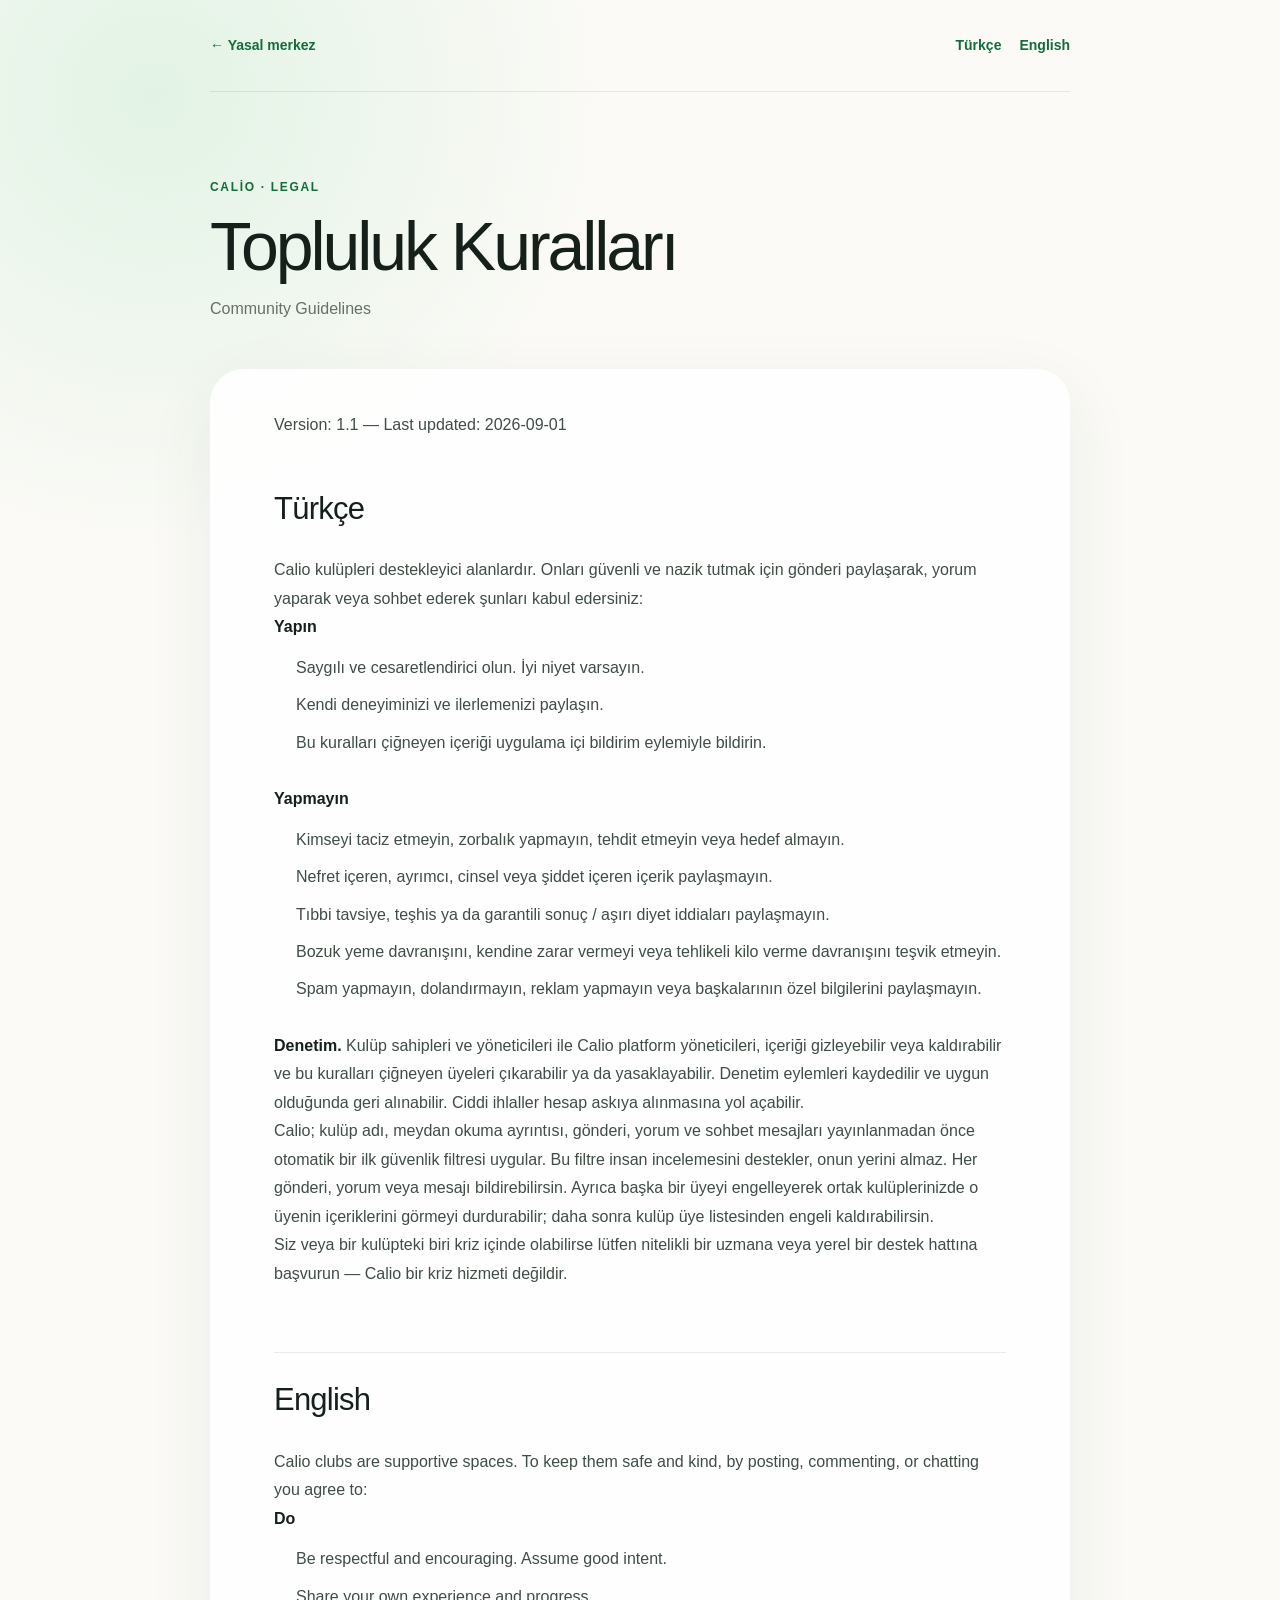
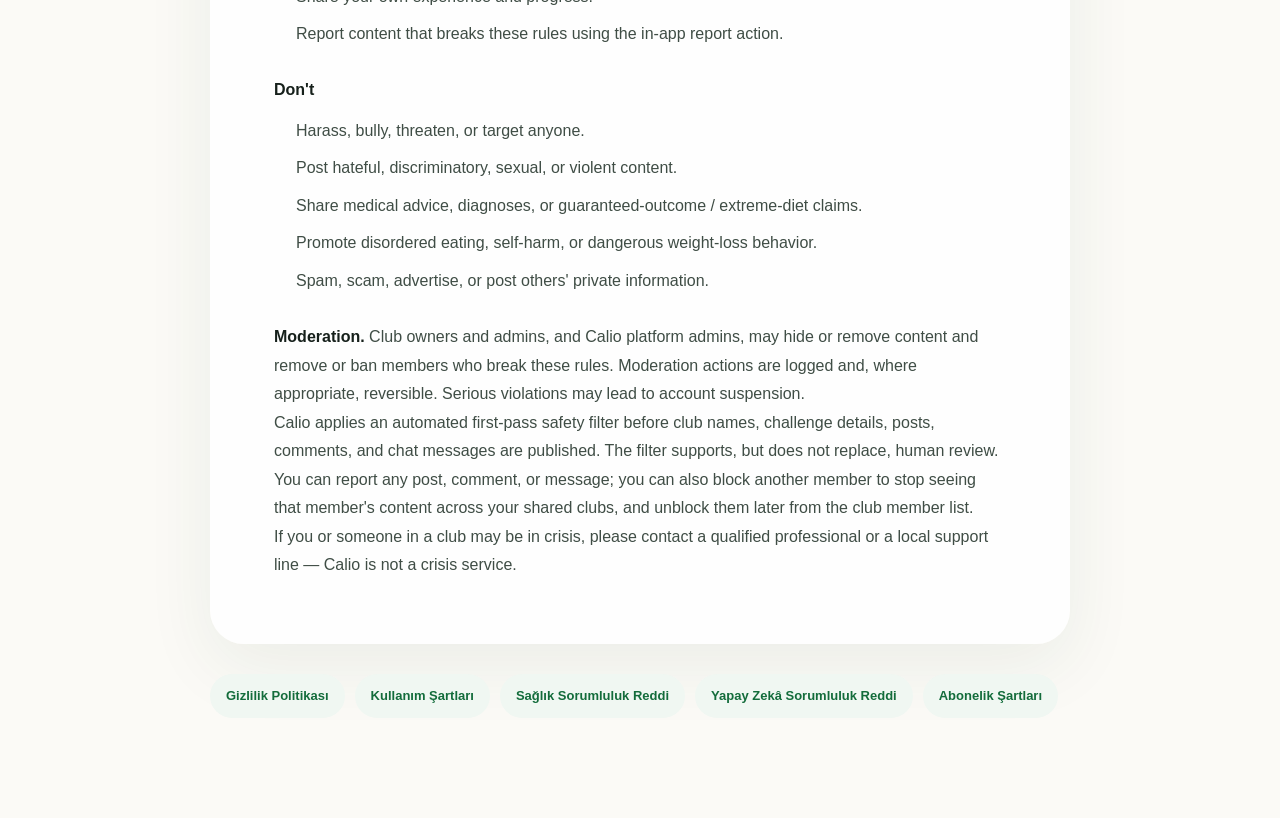
<file: legal/community/index.html>
<!DOCTYPE html><html lang="tr"><head><meta charSet="utf-8"/><meta name="viewport" content="width=device-width, initial-scale=1"/><link rel="stylesheet" href="/_next/static/css/index.BO7qpVt_.css" data-rsc-css-href="/_next/static/css/index.BO7qpVt_.css" data-precedence="vite-rsc/importer-resources"/><link rel="modulepreload" fetchPriority="low" href="/_next/static/chunks/index-DchjwWk8.js"/><script src="/_next/static/chunks/rolldown-runtime-C60lm6uB.js" type="module" async=""></script><script src="/_next/static/chunks/framework-BaE7mD_r.js" type="module" async=""></script><script src="/_next/static/chunks/app-elements-Drg5O4vw.js" type="module" async=""></script><script src="/_next/static/chunks/hash-D0ldriCF.js" type="module" async=""></script><script src="/_next/static/chunks/record-BdkTR7AP.js" type="module" async=""></script><script src="/_next/static/chunks/app-rsc-cache-busting-Y28d35v7.js" type="module" async=""></script><script src="/_next/static/chunks/app-rsc-render-mode-IDJu5NEE.js" type="module" async=""></script><script src="/_next/static/chunks/headers-CeAbe3am.js" type="module" async=""></script><script src="/_next/static/chunks/protocol-headers-URL33uU5.js" type="module" async=""></script><script src="/_next/static/chunks/deployment-id-DFhHa9wO.js" type="module" async=""></script><script src="/_next/static/chunks/navigation-errors-wvgRKjB-.js" type="module" async=""></script><link rel="preload" href="https://fonts.googleapis.com/css2?family=Bricolage+Grotesque:opsz,wght@12..96,500..800&amp;family=Inter:wght@400;500;600;700&amp;family=Instrument+Serif:ital@0;1&amp;family=Geist:wght@300;400;500;600;700&amp;display=swap" as="style"/><link rel="modulepreload" href="/_next/static/chunks/layout-segment-context-CV4dxg0F.js" crossorigin=""/><link rel="modulepreload" href="/_next/static/chunks/link-DO76SQKV.js" crossorigin=""/><link rel="modulepreload" href="/_next/static/chunks/query-DDhZxhdQ.js" crossorigin=""/><link rel="preconnect" href="https://fonts.googleapis.com"/><link rel="preconnect" href="https://fonts.gstatic.com" crossorigin="anonymous"/><link href="https://fonts.googleapis.com/css2?family=Bricolage+Grotesque:opsz,wght@12..96,500..800&amp;family=Inter:wght@400;500;600;700&amp;family=Instrument+Serif:ital@0;1&amp;family=Geist:wght@300;400;500;600;700&amp;display=swap" rel="stylesheet"/><script>Object.assign(((self[Symbol.for("vinext.navigationRuntime")]??={bootstrap:{routeManifest:null},functions:{}}).bootstrap.rsc??={rsc:[]}),{params:{"slug":"community"},nav:{"pathname":"/legal/community","searchParams":[]}})</script><link rel="modulepreload" href="/_next/static/chunks/index-DchjwWk8.js" />
</head><body><main class="legal-shell"><header class="legal-header"><a href="/legal" class="back-link">← Yasal merkez</a><nav class="language-nav" aria-label="Belge dili"><a href="#turkce">Türkçe</a><a href="#english">English</a></nav></header><section class="legal-hero"><span class="eyebrow">Calio · Legal</span><h1>Topluluk Kuralları</h1><p>Community Guidelines</p></section><article class="legal-article"><p class="legal-version">Version: 1.1 — Last updated: 2026-09-01</p><h2 id="turkce">Türkçe</h2><p>Calio kulüpleri destekleyici alanlardır. Onları güvenli ve nazik tutmak için gönderi paylaşarak, yorum yaparak veya sohbet ederek şunları kabul edersiniz:</p><p><strong>Yapın</strong></p><ul><li>Saygılı ve cesaretlendirici olun. İyi niyet varsayın.</li><li>Kendi deneyiminizi ve ilerlemenizi paylaşın.</li><li>Bu kuralları çiğneyen içeriği uygulama içi bildirim eylemiyle bildirin.</li></ul><p><strong>Yapmayın</strong></p><ul><li>Kimseyi taciz etmeyin, zorbalık yapmayın, tehdit etmeyin veya hedef almayın.</li><li>Nefret içeren, ayrımcı, cinsel veya şiddet içeren içerik paylaşmayın.</li><li>Tıbbi tavsiye, teşhis ya da garantili sonuç / aşırı diyet iddiaları paylaşmayın.</li><li>Bozuk yeme davranışını, kendine zarar vermeyi veya tehlikeli kilo verme davranışını teşvik etmeyin.</li><li>Spam yapmayın, dolandırmayın, reklam yapmayın veya başkalarının özel bilgilerini paylaşmayın.</li></ul><p><strong>Denetim.</strong> Kulüp sahipleri ve yöneticileri ile Calio platform yöneticileri, içeriği gizleyebilir veya kaldırabilir ve bu kuralları çiğneyen üyeleri çıkarabilir ya da yasaklayabilir. Denetim eylemleri kaydedilir ve uygun olduğunda geri alınabilir. Ciddi ihlaller hesap askıya alınmasına yol açabilir.</p><p>Calio; kulüp adı, meydan okuma ayrıntısı, gönderi, yorum ve sohbet mesajları yayınlanmadan önce otomatik bir ilk güvenlik filtresi uygular. Bu filtre insan incelemesini destekler, onun yerini almaz. Her gönderi, yorum veya mesajı bildirebilirsin. Ayrıca başka bir üyeyi engelleyerek ortak kulüplerinizde o üyenin içeriklerini görmeyi durdurabilir; daha sonra kulüp üye listesinden engeli kaldırabilirsin.</p><p>Siz veya bir kulüpteki biri kriz içinde olabilirse lütfen nitelikli bir uzmana veya yerel bir destek hattına başvurun — Calio bir kriz hizmeti değildir.</p><h2 id="english">English</h2><p>Calio clubs are supportive spaces. To keep them safe and kind, by posting, commenting, or chatting you agree to:</p><p><strong>Do</strong></p><ul><li>Be respectful and encouraging. Assume good intent.</li><li>Share your own experience and progress.</li><li>Report content that breaks these rules using the in-app report action.</li></ul><p><strong>Don&#x27;t</strong></p><ul><li>Harass, bully, threaten, or target anyone.</li><li>Post hateful, discriminatory, sexual, or violent content.</li><li>Share medical advice, diagnoses, or guaranteed-outcome / extreme-diet claims.</li><li>Promote disordered eating, self-harm, or dangerous weight-loss behavior.</li><li>Spam, scam, advertise, or post others&#x27; private information.</li></ul><p><strong>Moderation.</strong> Club owners and admins, and Calio platform admins, may hide or remove content and remove or ban members who break these rules. Moderation actions are logged and, where appropriate, reversible. Serious violations may lead to account suspension.</p><p>Calio applies an automated first-pass safety filter before club names, challenge details, posts, comments, and chat messages are published. The filter supports, but does not replace, human review. You can report any post, comment, or message; you can also block another member to stop seeing that member&#x27;s content across your shared clubs, and unblock them later from the club member list.</p><p>If you or someone in a club may be in crisis, please contact a qualified professional or a local support line — Calio is not a crisis service.</p></article><nav class="legal-footer-nav" aria-label="Diğer yasal belgeler"><a href="/legal/privacy">Gizlilik Politikası</a><a href="/legal/terms">Kullanım Şartları</a><a href="/legal/health">Sağlık Sorumluluk Reddi</a><a href="/legal/ai">Yapay Zekâ Sorumluluk Reddi</a><a href="/legal/subscription">Abonelik Şartları</a></nav></main><!--$--><!--/$--><div hidden=""><!--$--><div hidden=""><title>Topluluk Kuralları · Calio</title><meta name="description" content="Kulüplerde güvenli, saygılı ve destekleyici katılım kuralları."><meta property="og:title" content="Topluluk Kuralları · Calio"><meta property="og:description" content="Kulüplerde güvenli, saygılı ve destekleyici katılım kuralları."><meta name="twitter:card" content="summary"><meta name="twitter:title" content="Topluluk Kuralları · Calio"><meta name="twitter:description" content="Kulüplerde güvenli, saygılı ve destekleyici katılım kuralları."><link rel="shortcut icon" href="/calio-mark.png"><link rel="icon" href="/calio-mark.png"><link rel="canonical" href="https://calioapp.xyz/legal/community"></div><!--/$--></div><script type="module" src="/_next/static/chunks/index-DchjwWk8.js" id="_R_" async=""></script><script>((self[Symbol.for("vinext.navigationRuntime")]??={bootstrap:{routeManifest:null},functions:{}}).bootstrap.rsc??={rsc:[]}).rsc.push("4:I[\"509abb98a5c2\",[],\"Children\",1]\n")</script><script>((self[Symbol.for("vinext.navigationRuntime")]??={bootstrap:{routeManifest:null},functions:{}}).bootstrap.rsc??={rsc:[]}).rsc.push("5:I[\"cf005bbdc1c7\",[],\"GlobalErrorBoundary\",1]\n")</script><script>((self[Symbol.for("vinext.navigationRuntime")]??={bootstrap:{routeManifest:null},functions:{}}).bootstrap.rsc??={rsc:[]}).rsc.push("6:I[\"7a5144ab545b\",[],\"default\",1]\n")</script><script>((self[Symbol.for("vinext.navigationRuntime")]??={bootstrap:{routeManifest:null},functions:{}}).bootstrap.rsc??={rsc:[]}).rsc.push("7:I[\"cf005bbdc1c7\",[],\"ErrorBoundary\",1]\n")</script><script>((self[Symbol.for("vinext.navigationRuntime")]??={bootstrap:{routeManifest:null},functions:{}}).bootstrap.rsc??={rsc:[]}).rsc.push("8:I[\"403ce6bd3b68\",[],\"LayoutSegmentProvider\",1]\n")</script><script>((self[Symbol.for("vinext.navigationRuntime")]??={bootstrap:{routeManifest:null},functions:{}}).bootstrap.rsc??={rsc:[]}).rsc.push("9:I[\"509abb98a5c2\",[],\"Slot\",1]\n")</script><script>((self[Symbol.for("vinext.navigationRuntime")]??={bootstrap:{routeManifest:null},functions:{}}).bootstrap.rsc??={rsc:[]}).rsc.push("a:I[\"ab0674810d0a\",[],\"AppRouterScrollTarget\",1]\n")</script><script>((self[Symbol.for("vinext.navigationRuntime")]??={bootstrap:{routeManifest:null},functions:{}}).bootstrap.rsc??={rsc:[]}).rsc.push("b:I[\"cf005bbdc1c7\",[],\"RedirectBoundary\",1]\n")</script><script>((self[Symbol.for("vinext.navigationRuntime")]??={bootstrap:{routeManifest:null},functions:{}}).bootstrap.rsc??={rsc:[]}).rsc.push("c:\"$Sreact.suspense\"\n")</script><script>((self[Symbol.for("vinext.navigationRuntime")]??={bootstrap:{routeManifest:null},functions:{}}).bootstrap.rsc??={rsc:[]}).rsc.push(":HL[\"/_next/static/css/index.BO7qpVt_.css\",\"style\"     ]\n")</script><script>((self[Symbol.for("vinext.navigationRuntime")]??={bootstrap:{routeManifest:null},functions:{}}).bootstrap.rsc??={rsc:[]}).rsc.push(":HL[\"https://fonts.googleapis.com/css2?family=Bricolage+Grotesque:opsz,wght@12..96,500..800\u0026family=Inter:wght@400;500;600;700\u0026family=Instrument+Serif:ital@0;1\u0026family=Geist:wght@300;400;500;600;700\u0026display=swap\",\"style\"     ]\n")</script><script>((self[Symbol.for("vinext.navigationRuntime")]??={bootstrap:{routeManifest:null},functions:{}}).bootstrap.rsc??={rsc:[]}).rsc.push("0:{\"__route\":\"route:/legal/community\",\"__interceptionContext\":null,\"__layoutIds\":[\"layout:/\"],\"__rootLayout\":\"/\",\"__sourcePage\":\"/legal/[slug]/page\",\"__vinext_streaming_metadata_body:route:/legal/community\":\"$L1\",\"__vinext_streaming_metadata_outlet:route:/legal/community\":\"$L2\",\"page:/legal/community\":\"$L3\",\"layout:/\":[[[[\"$\",\"link\",\"css:/_next/static/css/index.BO7qpVt_.css\",{\"rel\":\"stylesheet\",\"precedence\":\"vite-rsc/importer-resources\",\"href\":\"/_next/static/css/index.BO7qpVt_.css\",\"data-rsc-css-href\":\"/_next/static/css/index.BO7qpVt_.css\"}],\"$undefined\"],[\"$\",\"html\",null,{\"lang\":\"tr\",\"children\":[[\"$\",\"head\",null,{\"children\":[[\"$\",\"link\",null,{\"rel\":\"preconnect\",\"href\":\"https://fonts.googleapis.com\"}],[\"$\",\"link\",null,{\"rel\":\"preconnect\",\"href\":\"https://fonts.gstatic.com\",\"crossOrigin\":\"anonymous\"}],[\"$\",\"link\",null,{\"href\":\"https://fonts.googleapis.com/css2?family=Bricolage+Grotesque:opsz,wght@12..96,500..800\u0026family=Inter:wght@400;500;600;700\u0026family=Instrument+Serif:ital@0;1\u0026family=Geist:wght@300;400;500;600;700\u0026display=swap\",\"rel\":\"stylesheet\"}]]}],[\"$\",\"body\",null,{\"children\":[\"$\",\"$L4\",null,{}]}]]}]],null],\"route:/legal/community\":[[[\"$\",\"meta\",null,{\"charSet\":\"utf-8\"}],null,[[\"$\",\"meta\",\"0\",{\"name\":\"viewport\",\"content\":\"width=device-width, initial-scale=1\"}]]],[\"$\",\"$L5\",null,{\"fallback\":\"$6\",\"children\":[\"$\",\"$L7\",null,{\"fallback\":\"$6\",\"children\":[\"$\",\"$L8\",null,{\"providerId\":\"layout:/\",\"segmentMap\":{\"children\":[\"legal\",\"community\"]},\"children\":[\"$\",\"$L9\",null,{\"id\":\"layout:/\",\"parallelSlots\":\"$undefined\",\"children\":[\"$\",\"$La\",null,{\"children\":[\"$\",\"$Lb\",null,{\"children\":[[\"$\",\"$L8\",null,{\"providerId\":\"page:/legal/community\",\"segmentMap\":{\"children\":[\"__PAGE__\"]},\"children\":[\"$\",\"$L9\",null,{\"id\":\"page:/legal/community\"}]}],[\"$\",\"$c\",null,{\"fallback\":null,\"children\":[\"$\",\"$L9\",null,{\"id\":\"__vinext_streaming_metadata_outlet:route:/legal/community\"}]}]]}]}]}]}]}]}],null,[\"$\",\"div\",null,{\"hidden\":true,\"children\":[\"$\",\"$c\",null,{\"fallback\":null,\"children\":[\"$\",\"$L9\",null,{\"id\":\"__vinext_streaming_metadata_body:route:/legal/community\"}]}]}]],\"__layoutFlags\":{\"layout:/\":\"s\"},\"__artifactCompatibility\":{\"schemaVersion\":1,\"graphVersion\":\"app-route-graph:ac1f71547484b1f8\",\"deploymentVersion\":\"5b7c430d-2d85-4fca-b84c-418c39f6c43e\",\"appElementsSchemaVersion\":1,\"rscPayloadSchemaVersion\":1,\"rootBoundaryId\":\"/\",\"renderEpoch\":null},\"__renderObservation\":{\"schemaVersion\":1,\"output\":{\"kind\":\"app-rsc\",\"mountedSlotsFingerprint\":null,\"renderEpoch\":null,\"rootBoundaryId\":\"/\",\"routeId\":\"route:/legal/community\"},\"completeness\":\"partial\",\"boundaryOutcome\":{\"kind\":\"unknown\"},\"requestApis\":[{\"kind\":\"connection\",\"status\":\"unknown\"},{\"kind\":\"cookies\",\"status\":\"unknown\"},{\"kind\":\"draftMode\",\"status\":\"unknown\"},{\"kind\":\"headers\",\"status\":\"unknown\"},{\"kind\":\"params\",\"status\":\"observed\"},{\"kind\":\"searchParams\",\"status\":\"unknown\"}],\"dynamicFetches\":[],\"cacheTags\":[\"/legal/community\",\"_N_T_/layout\",\"_N_T_/legal/[slug]/layout\",\"_N_T_/legal/[slug]/page\",\"_N_T_/legal/community\",\"_N_T_/legal/layout\"],\"pathTags\":[\"/legal/community\"],\"cacheability\":\"unknown\",\"downgrade\":{\"target\":\"freshRender\",\"reasons\":[{\"code\":\"CP_DOWNGRADE_CACHEABILITY_UNKNOWN\",\"target\":\"freshRender\"},{\"code\":\"CP_DOWNGRADE_INCOMPLETE_OBSERVATION\",\"completeness\":\"partial\",\"target\":\"freshRender\"},{\"code\":\"CP_DOWNGRADE_UNKNOWN_REQUEST_API\",\"requestApi\":\"connection\",\"target\":\"freshRender\"},{\"code\":\"CP_DOWNGRADE_UNKNOWN_REQUEST_API\",\"requestApi\":\"cookies\",\"target\":\"freshRender\"},{\"code\":\"CP_DOWNGRADE_UNKNOWN_REQUEST_API\",\"requestApi\":\"draftMode\",\"target\":\"freshRender\"},{\"code\":\"CP_DOWNGRADE_UNKNOWN_REQUEST_API\",\"requestApi\":\"headers\",\"target\":\"freshRender\"},{\"code\":\"CP_DOWNGRADE_PUBLIC_REQUEST_API\",\"requestApi\":\"params\",\"target\":\"publicVariant\"},{\"code\":\"CP_DOWNGRADE_UNKNOWN_REQUEST_API\",\"requestApi\":\"searchParams\",\"target\":\"freshRender\"}],\"fallback\":{\"kind\":\"breakerFallback\",\"code\":\"CP_PRIVATE_DYNAMIC_DOWNGRADE\",\"mode\":\"renderFresh\",\"scope\":\"affectedOutput\",\"fields\":{\"reasonCodes\":[\"CP_DOWNGRADE_CACHEABILITY_UNKNOWN\",\"CP_DOWNGRADE_INCOMPLETE_OBSERVATION\",\"CP_DOWNGRADE_UNKNOWN_REQUEST_API\",\"CP_DOWNGRADE_UNKNOWN_REQUEST_API\",\"CP_DOWNGRADE_UNKNOWN_REQUEST_API\",\"CP_DOWNGRADE_UNKNOWN_REQUEST_API\",\"CP_DOWNGRADE_PUBLIC_REQUEST_API\",\"CP_DOWNGRADE_UNKNOWN_REQUEST_API\"],\"target\":\"freshRender\"}},\"isPublicCacheCandidate\":false}}}\n")</script><script>((self[Symbol.for("vinext.navigationRuntime")]??={bootstrap:{routeManifest:null},functions:{}}).bootstrap.rsc??={rsc:[]}).rsc.push("1:[\"$\",\"div\",null,{\"hidden\":true,\"dangerouslySetInnerHTML\":{\"__html\":\"\u003ctitle\u003eTopluluk Kuralları · Calio\u003c/title\u003e\u003cmeta name=\\\"description\\\" content=\\\"Kulüplerde güvenli, saygılı ve destekleyici katılım kuralları.\\\"\u003e\u003cmeta property=\\\"og:title\\\" content=\\\"Topluluk Kuralları · Calio\\\"\u003e\u003cmeta property=\\\"og:description\\\" content=\\\"Kulüplerde güvenli, saygılı ve destekleyici katılım kuralları.\\\"\u003e\u003cmeta name=\\\"twitter:card\\\" content=\\\"summary\\\"\u003e\u003cmeta name=\\\"twitter:title\\\" content=\\\"Topluluk Kuralları · Calio\\\"\u003e\u003cmeta name=\\\"twitter:description\\\" content=\\\"Kulüplerde güvenli, saygılı ve destekleyici katılım kuralları.\\\"\u003e\u003clink rel=\\\"shortcut icon\\\" href=\\\"/calio-mark.png\\\"\u003e\u003clink rel=\\\"icon\\\" href=\\\"/calio-mark.png\\\"\u003e\u003clink rel=\\\"canonical\\\" href=\\\"https://calioapp.xyz/legal/community\\\"\u003e\"}}]\n")</script><script>((self[Symbol.for("vinext.navigationRuntime")]??={bootstrap:{routeManifest:null},functions:{}}).bootstrap.rsc??={rsc:[]}).rsc.push("2:null\n")</script><script>((self[Symbol.for("vinext.navigationRuntime")]??={bootstrap:{routeManifest:null},functions:{}}).bootstrap.rsc??={rsc:[]}).rsc.push("d:I[\"c2747888630f\",[],\"default\",1]\n")</script><script>((self[Symbol.for("vinext.navigationRuntime")]??={bootstrap:{routeManifest:null},functions:{}}).bootstrap.rsc??={rsc:[]}).rsc.push("3:[\"$\",\"main\",null,{\"className\":\"legal-shell\",\"children\":[[\"$\",\"header\",null,{\"className\":\"legal-header\",\"children\":[[\"$\",\"$Ld\",null,{\"href\":\"/legal\",\"className\":\"back-link\",\"children\":\"← Yasal merkez\"}],[\"$\",\"nav\",null,{\"className\":\"language-nav\",\"aria-label\":\"Belge dili\",\"children\":[[\"$\",\"a\",null,{\"href\":\"#turkce\",\"children\":\"Türkçe\"}],[\"$\",\"a\",null,{\"href\":\"#english\",\"children\":\"English\"}]]}]]}],[\"$\",\"section\",null,{\"className\":\"legal-hero\",\"children\":[[\"$\",\"span\",null,{\"className\":\"eyebrow\",\"children\":\"Calio · Legal\"}],[\"$\",\"h1\",null,{\"children\":\"Topluluk Kuralları\"}],[\"$\",\"p\",null,{\"children\":\"Community Guidelines\"}]]}],[\"$\",\"article\",null,{\"className\":\"legal-article\",\"children\":[[\"$\",\"p\",\"0\",{\"className\":\"legal-version\",\"children\":\"Version: 1.1 — Last updated: 2026-09-01\"}],[\"$\",\"h2\",\"1\",{\"id\":\"turkce\",\"children\":\"Türkçe\"}],[\"$\",\"p\",\"2\",{\"children\":[\"Calio kulüpleri destekleyici alanlardır. Onları güvenli ve nazik tutmak için gönderi paylaşarak, yorum yaparak veya sohbet ederek şunları kabul edersiniz:\"]}],[\"$\",\"p\",\"3\",{\"children\":[[\"$\",\"strong\",\"0\",{\"children\":\"Yapın\"}]]}],[\"$\",\"ul\",\"4\",{\"children\":[[\"$\",\"li\",\"0\",{\"children\":[\"Saygılı ve cesaretlendirici olun. İyi niyet varsayın.\"]}],[\"$\",\"li\",\"1\",{\"children\":[\"Kendi deneyiminizi ve ilerlemenizi paylaşın.\"]}],[\"$\",\"li\",\"2\",{\"children\":[\"Bu kuralları çiğneyen içeriği uygulama içi bildirim eylemiyle bildirin.\"]}]]}],[\"$\",\"p\",\"5\",{\"children\":[[\"$\",\"strong\",\"0\",{\"children\":\"Yapmayın\"}]]}],[\"$\",\"ul\",\"6\",{\"children\":[[\"$\",\"li\",\"0\",{\"children\":[\"Kimseyi taciz etmeyin, zorbalık yapmayın, tehdit etmeyin veya hedef almayın.\"]}],[\"$\",\"li\",\"1\",{\"children\":[\"Nefret içeren, ayrımcı, cinsel veya şiddet içeren içerik paylaşmayın.\"]}],[\"$\",\"li\",\"2\",{\"children\":[\"Tıbbi tavsiye, teşhis ya da garantili sonuç / aşırı diyet iddiaları paylaşmayın.\"]}],[\"$\",\"li\",\"3\",{\"children\":[\"Bozuk yeme davranışını, kendine zarar vermeyi veya tehlikeli kilo verme davranışını teşvik etmeyin.\"]}],[\"$\",\"li\",\"4\",{\"children\":[\"Spam yapmayın, dolandırmayın, reklam yapmayın veya başkalarının özel bilgilerini paylaşmayın.\"]}]]}],[\"$\",\"p\",\"7\",{\"children\":[[\"$\",\"strong\",\"0\",{\"children\":\"Denetim.\"}],\" Kulüp sahipleri ve yöneticileri ile Calio platform yöneticileri, içeriği gizleyebilir veya kaldırabilir ve bu kuralları çiğneyen üyeleri çıkarabilir ya da yasaklayabilir. Denetim eylemleri kaydedilir ve uygun olduğunda geri alınabilir. Ciddi ihlaller hesap askıya alınmasına yol açabilir.\"]}],[\"$\",\"p\",\"8\",{\"children\":[\"Calio; kulüp adı, meydan okuma ayrıntısı, gönderi, yorum ve sohbet mesajları yayınlanmadan önce otomatik bir ilk güvenlik filtresi uygular. Bu filtre insan incelemesini destekler, onun yerini almaz. Her gönderi, yorum veya mesajı bildirebilirsin. Ayrıca başka bir üyeyi engelleyerek ortak kulüplerinizde o üyenin içeriklerini görmeyi durdurabilir; daha sonra kulüp üye listesinden engeli kaldırabilirsin.\"]}],[\"$\",\"p\",\"9\",{\"children\":[\"Siz veya bir kulüpteki biri kriz içinde olabilirse lütfen nitelikli bir uzmana veya yerel bir destek hattına başvurun — Calio bir kriz hizmeti değildir.\"]}],[\"$\",\"h2\",\"10\",{\"id\":\"english\",\"children\":\"English\"}],[\"$\",\"p\",\"11\",{\"children\":[\"Calio clubs are supportive spaces. To keep them safe and kind, by posting, commenting, or chatting you agree to:\"]}],[\"$\",\"p\",\"12\",{\"children\":[[\"$\",\"strong\",\"0\",{\"children\":\"Do\"}]]}],[\"$\",\"ul\",\"13\",{\"children\":[[\"$\",\"li\",\"0\",{\"children\":[\"Be respectful and encouraging. Assume good intent.\"]}],[\"$\",\"li\",\"1\",{\"children\":[\"Share your own experience and progress.\"]}],[\"$\",\"li\",\"2\",{\"children\":[\"Report content that breaks these rules using the in-app report action.\"]}]]}],[\"$\",\"p\",\"14\",{\"children\":[[\"$\",\"strong\",\"0\",{\"children\":\"Don't\"}]]}],[\"$\",\"ul\",\"15\",{\"children\":[[\"$\",\"li\",\"0\",{\"children\":[\"Harass, bully, threaten, or target anyone.\"]}],[\"$\",\"li\",\"1\",{\"children\":[\"Post hateful, discriminatory, sexual, or violent content.\"]}],[\"$\",\"li\",\"2\",{\"children\":[\"Share medical advice, diagnoses, or guaranteed-outcome / extreme-diet claims.\"]}],[\"$\",\"li\",\"3\",{\"children\":[\"Promote disordered eating, self-harm, or dangerous weight-loss behavior.\"]}],\"$Le\"]}],\"$Lf\",\"$L10\",\"$L11\"]}],\"$L12\"]}]\n")</script><script>((self[Symbol.for("vinext.navigationRuntime")]??={bootstrap:{routeManifest:null},functions:{}}).bootstrap.rsc??={rsc:[]}).rsc.push("e:[\"$\",\"li\",\"4\",{\"children\":[\"Spam, scam, advertise, or post others' private information.\"]}]\n")</script><script>((self[Symbol.for("vinext.navigationRuntime")]??={bootstrap:{routeManifest:null},functions:{}}).bootstrap.rsc??={rsc:[]}).rsc.push("f:[\"$\",\"p\",\"16\",{\"children\":[[\"$\",\"strong\",\"0\",{\"children\":\"Moderation.\"}],\" Club owners and admins, and Calio platform admins, may hide or remove content and remove or ban members who break these rules. Moderation actions are logged and, where appropriate, reversible. Serious violations may lead to account suspension.\"]}]\n")</script><script>((self[Symbol.for("vinext.navigationRuntime")]??={bootstrap:{routeManifest:null},functions:{}}).bootstrap.rsc??={rsc:[]}).rsc.push("10:[\"$\",\"p\",\"17\",{\"children\":[\"Calio applies an automated first-pass safety filter before club names, challenge details, posts, comments, and chat messages are published. The filter supports, but does not replace, human review. You can report any post, comment, or message; you can also block another member to stop seeing that member's content across your shared clubs, and unblock them later from the club member list.\"]}]\n")</script><script>((self[Symbol.for("vinext.navigationRuntime")]??={bootstrap:{routeManifest:null},functions:{}}).bootstrap.rsc??={rsc:[]}).rsc.push("11:[\"$\",\"p\",\"18\",{\"children\":[\"If you or someone in a club may be in crisis, please contact a qualified professional or a local support line — Calio is not a crisis service.\"]}]\n")</script><script>((self[Symbol.for("vinext.navigationRuntime")]??={bootstrap:{routeManifest:null},functions:{}}).bootstrap.rsc??={rsc:[]}).rsc.push("12:[\"$\",\"nav\",null,{\"className\":\"legal-footer-nav\",\"aria-label\":\"Diğer yasal belgeler\",\"children\":[[\"$\",\"$Ld\",\"privacy\",{\"href\":\"/legal/privacy\",\"children\":\"Gizlilik Politikası\"}],[\"$\",\"$Ld\",\"terms\",{\"href\":\"/legal/terms\",\"children\":\"Kullanım Şartları\"}],[\"$\",\"$Ld\",\"health\",{\"href\":\"/legal/health\",\"children\":\"Sağlık Sorumluluk Reddi\"}],[\"$\",\"$Ld\",\"ai\",{\"href\":\"/legal/ai\",\"children\":\"Yapay Zekâ Sorumluluk Reddi\"}],[\"$\",\"$Ld\",\"subscription\",{\"href\":\"/legal/subscription\",\"children\":\"Abonelik Şartları\"}]]}]\n")</script><script>Object.assign(((self[Symbol.for("vinext.navigationRuntime")]??={bootstrap:{routeManifest:null},functions:{}}).bootstrap.rsc??={rsc:[]}),{"initialCacheKind":"static"});((self[Symbol.for("vinext.navigationRuntime")]??={bootstrap:{routeManifest:null},functions:{}}).bootstrap.rsc??={rsc:[]}).done=true</script></body></html>
</file>
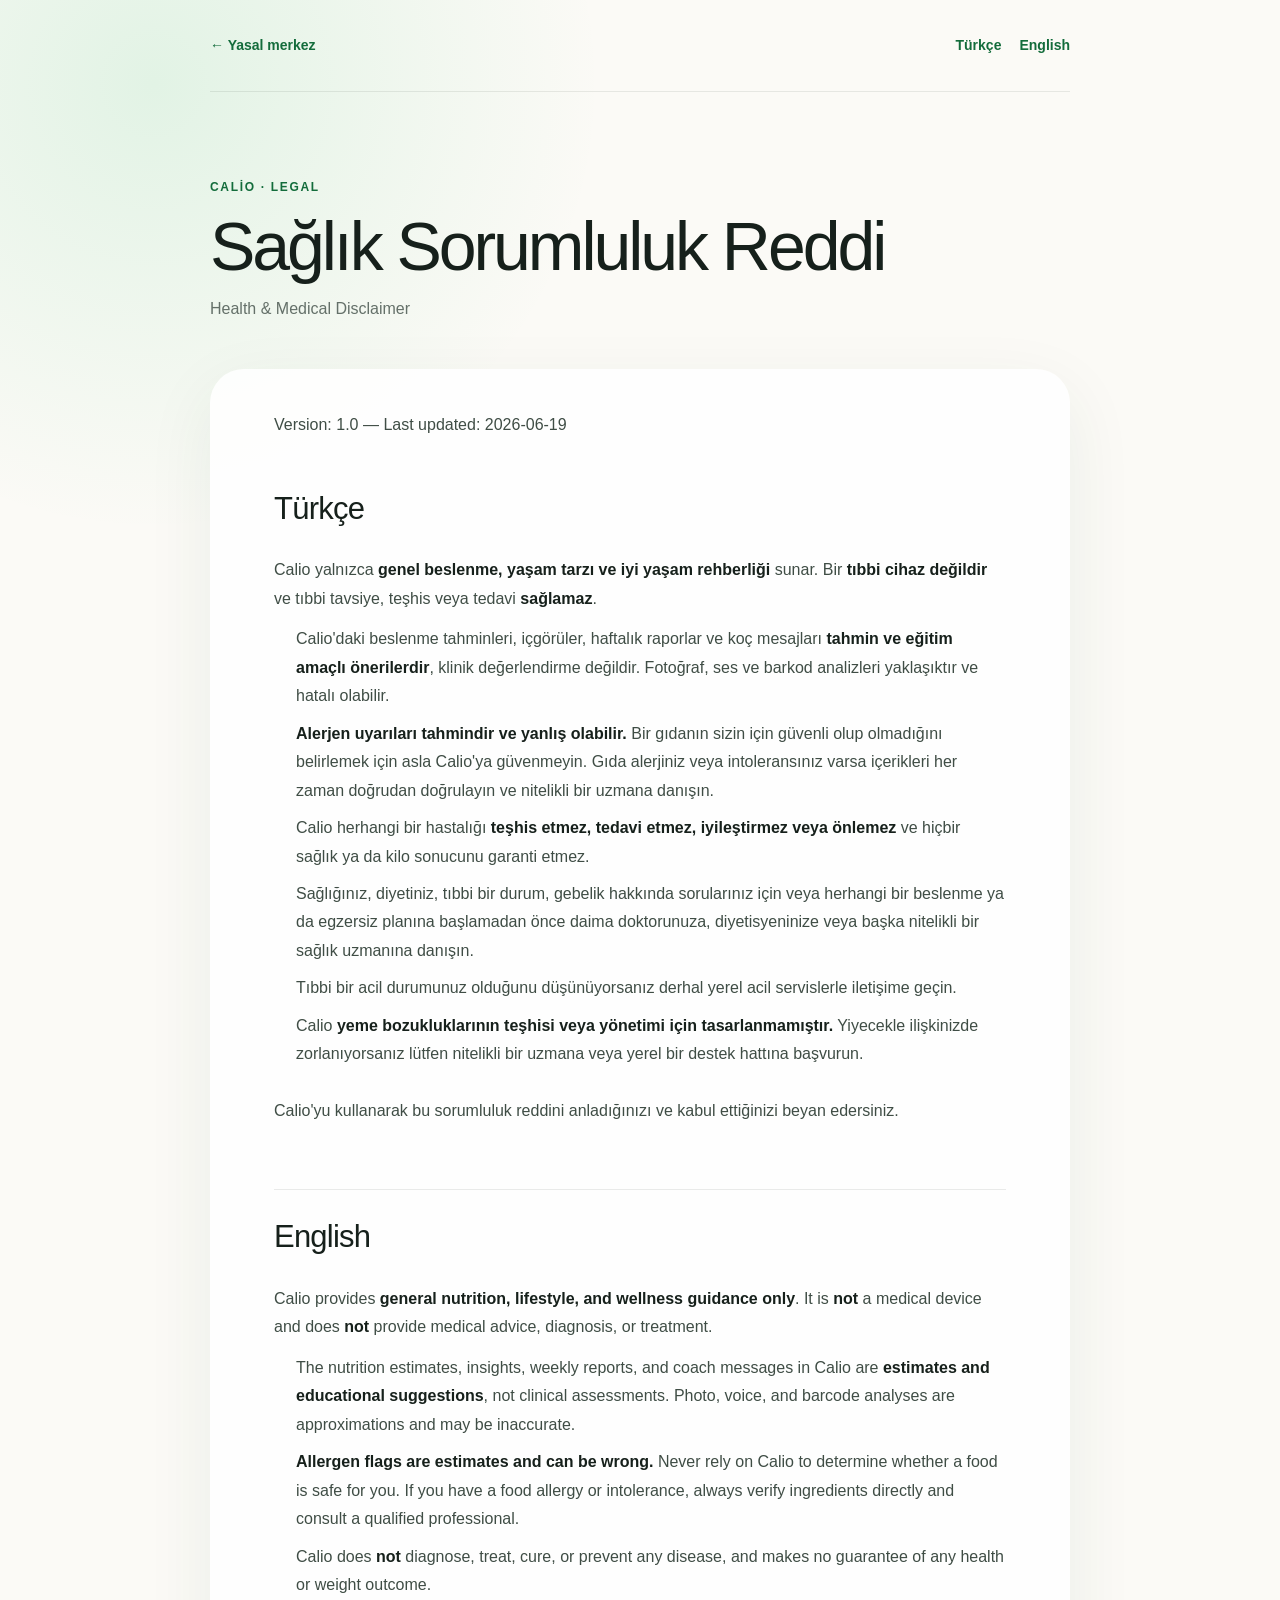
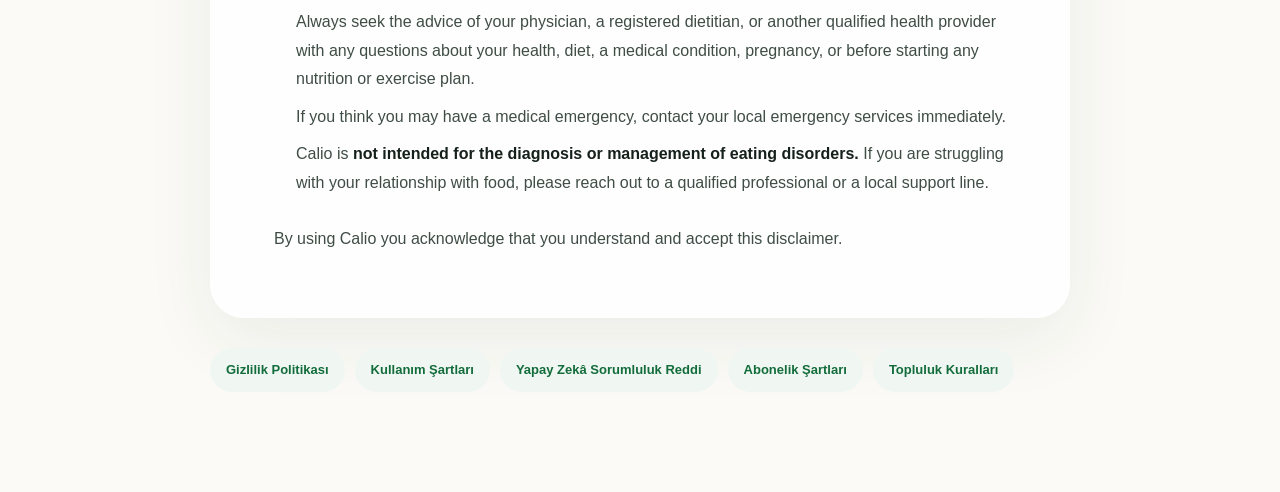
<file: legal/health/index.html>
<!DOCTYPE html><html lang="tr"><head><meta charSet="utf-8"/><meta name="viewport" content="width=device-width, initial-scale=1"/><link rel="stylesheet" href="/_next/static/css/index.BO7qpVt_.css" data-rsc-css-href="/_next/static/css/index.BO7qpVt_.css" data-precedence="vite-rsc/importer-resources"/><link rel="modulepreload" fetchPriority="low" href="/_next/static/chunks/index-DchjwWk8.js"/><script src="/_next/static/chunks/rolldown-runtime-C60lm6uB.js" type="module" async=""></script><script src="/_next/static/chunks/framework-BaE7mD_r.js" type="module" async=""></script><script src="/_next/static/chunks/app-elements-Drg5O4vw.js" type="module" async=""></script><script src="/_next/static/chunks/hash-D0ldriCF.js" type="module" async=""></script><script src="/_next/static/chunks/record-BdkTR7AP.js" type="module" async=""></script><script src="/_next/static/chunks/app-rsc-cache-busting-Y28d35v7.js" type="module" async=""></script><script src="/_next/static/chunks/app-rsc-render-mode-IDJu5NEE.js" type="module" async=""></script><script src="/_next/static/chunks/headers-CeAbe3am.js" type="module" async=""></script><script src="/_next/static/chunks/protocol-headers-URL33uU5.js" type="module" async=""></script><script src="/_next/static/chunks/deployment-id-DFhHa9wO.js" type="module" async=""></script><script src="/_next/static/chunks/navigation-errors-wvgRKjB-.js" type="module" async=""></script><link rel="preload" href="https://fonts.googleapis.com/css2?family=Bricolage+Grotesque:opsz,wght@12..96,500..800&amp;family=Inter:wght@400;500;600;700&amp;family=Instrument+Serif:ital@0;1&amp;family=Geist:wght@300;400;500;600;700&amp;display=swap" as="style"/><link rel="modulepreload" href="/_next/static/chunks/layout-segment-context-CV4dxg0F.js" crossorigin=""/><link rel="modulepreload" href="/_next/static/chunks/link-DO76SQKV.js" crossorigin=""/><link rel="modulepreload" href="/_next/static/chunks/query-DDhZxhdQ.js" crossorigin=""/><link rel="preconnect" href="https://fonts.googleapis.com"/><link rel="preconnect" href="https://fonts.gstatic.com" crossorigin="anonymous"/><link href="https://fonts.googleapis.com/css2?family=Bricolage+Grotesque:opsz,wght@12..96,500..800&amp;family=Inter:wght@400;500;600;700&amp;family=Instrument+Serif:ital@0;1&amp;family=Geist:wght@300;400;500;600;700&amp;display=swap" rel="stylesheet"/><script>Object.assign(((self[Symbol.for("vinext.navigationRuntime")]??={bootstrap:{routeManifest:null},functions:{}}).bootstrap.rsc??={rsc:[]}),{params:{"slug":"health"},nav:{"pathname":"/legal/health","searchParams":[]}})</script><link rel="modulepreload" href="/_next/static/chunks/index-DchjwWk8.js" />
</head><body><main class="legal-shell"><header class="legal-header"><a href="/legal" class="back-link">← Yasal merkez</a><nav class="language-nav" aria-label="Belge dili"><a href="#turkce">Türkçe</a><a href="#english">English</a></nav></header><section class="legal-hero"><span class="eyebrow">Calio · Legal</span><h1>Sağlık Sorumluluk Reddi</h1><p>Health &amp; Medical Disclaimer</p></section><article class="legal-article"><p class="legal-version">Version: 1.0 — Last updated: 2026-06-19</p><h2 id="turkce">Türkçe</h2><p>Calio yalnızca <strong>genel beslenme, yaşam tarzı ve iyi yaşam rehberliği</strong> sunar. Bir <strong>tıbbi cihaz değildir</strong> ve tıbbi tavsiye, teşhis veya tedavi <strong>sağlamaz</strong>.</p><ul><li>Calio&#x27;daki beslenme tahminleri, içgörüler, haftalık raporlar ve koç mesajları <strong>tahmin ve eğitim amaçlı önerilerdir</strong>, klinik değerlendirme değildir. Fotoğraf, ses ve barkod analizleri yaklaşıktır ve hatalı olabilir.</li><li><strong>Alerjen uyarıları tahmindir ve yanlış olabilir.</strong> Bir gıdanın sizin için güvenli olup olmadığını belirlemek için asla Calio&#x27;ya güvenmeyin. Gıda alerjiniz veya intoleransınız varsa içerikleri her zaman doğrudan doğrulayın ve nitelikli bir uzmana danışın.</li><li>Calio herhangi bir hastalığı <strong>teşhis etmez, tedavi etmez, iyileştirmez veya önlemez</strong> ve hiçbir sağlık ya da kilo sonucunu garanti etmez.</li><li>Sağlığınız, diyetiniz, tıbbi bir durum, gebelik hakkında sorularınız için veya herhangi bir beslenme ya da egzersiz planına başlamadan önce daima doktorunuza, diyetisyeninize veya başka nitelikli bir sağlık uzmanına danışın.</li><li>Tıbbi bir acil durumunuz olduğunu düşünüyorsanız derhal yerel acil servislerle iletişime geçin.</li><li>Calio <strong>yeme bozukluklarının teşhisi veya yönetimi için tasarlanmamıştır.</strong> Yiyecekle ilişkinizde zorlanıyorsanız lütfen nitelikli bir uzmana veya yerel bir destek hattına başvurun.</li></ul><p>Calio&#x27;yu kullanarak bu sorumluluk reddini anladığınızı ve kabul ettiğinizi beyan edersiniz.</p><h2 id="english">English</h2><p>Calio provides <strong>general nutrition, lifestyle, and wellness guidance only</strong>. It is <strong>not</strong> a medical device and does <strong>not</strong> provide medical advice, diagnosis, or treatment.</p><ul><li>The nutrition estimates, insights, weekly reports, and coach messages in Calio are <strong>estimates and educational suggestions</strong>, not clinical assessments. Photo, voice, and barcode analyses are approximations and may be inaccurate.</li><li><strong>Allergen flags are estimates and can be wrong.</strong> Never rely on Calio to determine whether a food is safe for you. If you have a food allergy or intolerance, always verify ingredients directly and consult a qualified professional.</li><li>Calio does <strong>not</strong> diagnose, treat, cure, or prevent any disease, and makes no guarantee of any health or weight outcome.</li><li>Always seek the advice of your physician, a registered dietitian, or another qualified health provider with any questions about your health, diet, a medical condition, pregnancy, or before starting any nutrition or exercise plan.</li><li>If you think you may have a medical emergency, contact your local emergency services immediately.</li><li>Calio is <strong>not intended for the diagnosis or management of eating disorders.</strong> If you are struggling with your relationship with food, please reach out to a qualified professional or a local support line.</li></ul><p>By using Calio you acknowledge that you understand and accept this disclaimer.</p></article><nav class="legal-footer-nav" aria-label="Diğer yasal belgeler"><a href="/legal/privacy">Gizlilik Politikası</a><a href="/legal/terms">Kullanım Şartları</a><a href="/legal/ai">Yapay Zekâ Sorumluluk Reddi</a><a href="/legal/subscription">Abonelik Şartları</a><a href="/legal/community">Topluluk Kuralları</a></nav></main><!--$--><!--/$--><div hidden=""><!--$--><div hidden=""><title>Sağlık Sorumluluk Reddi · Calio</title><meta name="description" content="Beslenme tahminlerinin tıbbi sınırları ve güvenlik bilgileri."><meta property="og:title" content="Sağlık Sorumluluk Reddi · Calio"><meta property="og:description" content="Beslenme tahminlerinin tıbbi sınırları ve güvenlik bilgileri."><meta name="twitter:card" content="summary"><meta name="twitter:title" content="Sağlık Sorumluluk Reddi · Calio"><meta name="twitter:description" content="Beslenme tahminlerinin tıbbi sınırları ve güvenlik bilgileri."><link rel="shortcut icon" href="/calio-mark.png"><link rel="icon" href="/calio-mark.png"><link rel="canonical" href="https://calioapp.xyz/legal/health"></div><!--/$--></div><script type="module" src="/_next/static/chunks/index-DchjwWk8.js" id="_R_" async=""></script><script>((self[Symbol.for("vinext.navigationRuntime")]??={bootstrap:{routeManifest:null},functions:{}}).bootstrap.rsc??={rsc:[]}).rsc.push("4:I[\"509abb98a5c2\",[],\"Children\",1]\n")</script><script>((self[Symbol.for("vinext.navigationRuntime")]??={bootstrap:{routeManifest:null},functions:{}}).bootstrap.rsc??={rsc:[]}).rsc.push("5:I[\"cf005bbdc1c7\",[],\"GlobalErrorBoundary\",1]\n")</script><script>((self[Symbol.for("vinext.navigationRuntime")]??={bootstrap:{routeManifest:null},functions:{}}).bootstrap.rsc??={rsc:[]}).rsc.push("6:I[\"7a5144ab545b\",[],\"default\",1]\n")</script><script>((self[Symbol.for("vinext.navigationRuntime")]??={bootstrap:{routeManifest:null},functions:{}}).bootstrap.rsc??={rsc:[]}).rsc.push("7:I[\"cf005bbdc1c7\",[],\"ErrorBoundary\",1]\n")</script><script>((self[Symbol.for("vinext.navigationRuntime")]??={bootstrap:{routeManifest:null},functions:{}}).bootstrap.rsc??={rsc:[]}).rsc.push("8:I[\"403ce6bd3b68\",[],\"LayoutSegmentProvider\",1]\n")</script><script>((self[Symbol.for("vinext.navigationRuntime")]??={bootstrap:{routeManifest:null},functions:{}}).bootstrap.rsc??={rsc:[]}).rsc.push("9:I[\"509abb98a5c2\",[],\"Slot\",1]\n")</script><script>((self[Symbol.for("vinext.navigationRuntime")]??={bootstrap:{routeManifest:null},functions:{}}).bootstrap.rsc??={rsc:[]}).rsc.push("a:I[\"ab0674810d0a\",[],\"AppRouterScrollTarget\",1]\n")</script><script>((self[Symbol.for("vinext.navigationRuntime")]??={bootstrap:{routeManifest:null},functions:{}}).bootstrap.rsc??={rsc:[]}).rsc.push("b:I[\"cf005bbdc1c7\",[],\"RedirectBoundary\",1]\n")</script><script>((self[Symbol.for("vinext.navigationRuntime")]??={bootstrap:{routeManifest:null},functions:{}}).bootstrap.rsc??={rsc:[]}).rsc.push("c:\"$Sreact.suspense\"\n")</script><script>((self[Symbol.for("vinext.navigationRuntime")]??={bootstrap:{routeManifest:null},functions:{}}).bootstrap.rsc??={rsc:[]}).rsc.push(":HL[\"/_next/static/css/index.BO7qpVt_.css\",\"style\"     ]\n")</script><script>((self[Symbol.for("vinext.navigationRuntime")]??={bootstrap:{routeManifest:null},functions:{}}).bootstrap.rsc??={rsc:[]}).rsc.push(":HL[\"https://fonts.googleapis.com/css2?family=Bricolage+Grotesque:opsz,wght@12..96,500..800\u0026family=Inter:wght@400;500;600;700\u0026family=Instrument+Serif:ital@0;1\u0026family=Geist:wght@300;400;500;600;700\u0026display=swap\",\"style\"     ]\n")</script><script>((self[Symbol.for("vinext.navigationRuntime")]??={bootstrap:{routeManifest:null},functions:{}}).bootstrap.rsc??={rsc:[]}).rsc.push("0:{\"__route\":\"route:/legal/health\",\"__interceptionContext\":null,\"__layoutIds\":[\"layout:/\"],\"__rootLayout\":\"/\",\"__sourcePage\":\"/legal/[slug]/page\",\"__vinext_streaming_metadata_body:route:/legal/health\":\"$L1\",\"__vinext_streaming_metadata_outlet:route:/legal/health\":\"$L2\",\"page:/legal/health\":\"$L3\",\"layout:/\":[[[[\"$\",\"link\",\"css:/_next/static/css/index.BO7qpVt_.css\",{\"rel\":\"stylesheet\",\"precedence\":\"vite-rsc/importer-resources\",\"href\":\"/_next/static/css/index.BO7qpVt_.css\",\"data-rsc-css-href\":\"/_next/static/css/index.BO7qpVt_.css\"}],\"$undefined\"],[\"$\",\"html\",null,{\"lang\":\"tr\",\"children\":[[\"$\",\"head\",null,{\"children\":[[\"$\",\"link\",null,{\"rel\":\"preconnect\",\"href\":\"https://fonts.googleapis.com\"}],[\"$\",\"link\",null,{\"rel\":\"preconnect\",\"href\":\"https://fonts.gstatic.com\",\"crossOrigin\":\"anonymous\"}],[\"$\",\"link\",null,{\"href\":\"https://fonts.googleapis.com/css2?family=Bricolage+Grotesque:opsz,wght@12..96,500..800\u0026family=Inter:wght@400;500;600;700\u0026family=Instrument+Serif:ital@0;1\u0026family=Geist:wght@300;400;500;600;700\u0026display=swap\",\"rel\":\"stylesheet\"}]]}],[\"$\",\"body\",null,{\"children\":[\"$\",\"$L4\",null,{}]}]]}]],null],\"route:/legal/health\":[[[\"$\",\"meta\",null,{\"charSet\":\"utf-8\"}],null,[[\"$\",\"meta\",\"0\",{\"name\":\"viewport\",\"content\":\"width=device-width, initial-scale=1\"}]]],[\"$\",\"$L5\",null,{\"fallback\":\"$6\",\"children\":[\"$\",\"$L7\",null,{\"fallback\":\"$6\",\"children\":[\"$\",\"$L8\",null,{\"providerId\":\"layout:/\",\"segmentMap\":{\"children\":[\"legal\",\"health\"]},\"children\":[\"$\",\"$L9\",null,{\"id\":\"layout:/\",\"parallelSlots\":\"$undefined\",\"children\":[\"$\",\"$La\",null,{\"children\":[\"$\",\"$Lb\",null,{\"children\":[[\"$\",\"$L8\",null,{\"providerId\":\"page:/legal/health\",\"segmentMap\":{\"children\":[\"__PAGE__\"]},\"children\":[\"$\",\"$L9\",null,{\"id\":\"page:/legal/health\"}]}],[\"$\",\"$c\",null,{\"fallback\":null,\"children\":[\"$\",\"$L9\",null,{\"id\":\"__vinext_streaming_metadata_outlet:route:/legal/health\"}]}]]}]}]}]}]}]}],null,[\"$\",\"div\",null,{\"hidden\":true,\"children\":[\"$\",\"$c\",null,{\"fallback\":null,\"children\":[\"$\",\"$L9\",null,{\"id\":\"__vinext_streaming_metadata_body:route:/legal/health\"}]}]}]],\"__layoutFlags\":{\"layout:/\":\"s\"},\"__artifactCompatibility\":{\"schemaVersion\":1,\"graphVersion\":\"app-route-graph:ac1f71547484b1f8\",\"deploymentVersion\":\"5b7c430d-2d85-4fca-b84c-418c39f6c43e\",\"appElementsSchemaVersion\":1,\"rscPayloadSchemaVersion\":1,\"rootBoundaryId\":\"/\",\"renderEpoch\":null},\"__renderObservation\":{\"schemaVersion\":1,\"output\":{\"kind\":\"app-rsc\",\"mountedSlotsFingerprint\":null,\"renderEpoch\":null,\"rootBoundaryId\":\"/\",\"routeId\":\"route:/legal/health\"},\"completeness\":\"partial\",\"boundaryOutcome\":{\"kind\":\"unknown\"},\"requestApis\":[{\"kind\":\"connection\",\"status\":\"unknown\"},{\"kind\":\"cookies\",\"status\":\"unknown\"},{\"kind\":\"draftMode\",\"status\":\"unknown\"},{\"kind\":\"headers\",\"status\":\"unknown\"},{\"kind\":\"params\",\"status\":\"observed\"},{\"kind\":\"searchParams\",\"status\":\"unknown\"}],\"dynamicFetches\":[],\"cacheTags\":[\"/legal/health\",\"_N_T_/layout\",\"_N_T_/legal/[slug]/layout\",\"_N_T_/legal/[slug]/page\",\"_N_T_/legal/health\",\"_N_T_/legal/layout\"],\"pathTags\":[\"/legal/health\"],\"cacheability\":\"unknown\",\"downgrade\":{\"target\":\"freshRender\",\"reasons\":[{\"code\":\"CP_DOWNGRADE_CACHEABILITY_UNKNOWN\",\"target\":\"freshRender\"},{\"code\":\"CP_DOWNGRADE_INCOMPLETE_OBSERVATION\",\"completeness\":\"partial\",\"target\":\"freshRender\"},{\"code\":\"CP_DOWNGRADE_UNKNOWN_REQUEST_API\",\"requestApi\":\"connection\",\"target\":\"freshRender\"},{\"code\":\"CP_DOWNGRADE_UNKNOWN_REQUEST_API\",\"requestApi\":\"cookies\",\"target\":\"freshRender\"},{\"code\":\"CP_DOWNGRADE_UNKNOWN_REQUEST_API\",\"requestApi\":\"draftMode\",\"target\":\"freshRender\"},{\"code\":\"CP_DOWNGRADE_UNKNOWN_REQUEST_API\",\"requestApi\":\"headers\",\"target\":\"freshRender\"},{\"code\":\"CP_DOWNGRADE_PUBLIC_REQUEST_API\",\"requestApi\":\"params\",\"target\":\"publicVariant\"},{\"code\":\"CP_DOWNGRADE_UNKNOWN_REQUEST_API\",\"requestApi\":\"searchParams\",\"target\":\"freshRender\"}],\"fallback\":{\"kind\":\"breakerFallback\",\"code\":\"CP_PRIVATE_DYNAMIC_DOWNGRADE\",\"mode\":\"renderFresh\",\"scope\":\"affectedOutput\",\"fields\":{\"reasonCodes\":[\"CP_DOWNGRADE_CACHEABILITY_UNKNOWN\",\"CP_DOWNGRADE_INCOMPLETE_OBSERVATION\",\"CP_DOWNGRADE_UNKNOWN_REQUEST_API\",\"CP_DOWNGRADE_UNKNOWN_REQUEST_API\",\"CP_DOWNGRADE_UNKNOWN_REQUEST_API\",\"CP_DOWNGRADE_UNKNOWN_REQUEST_API\",\"CP_DOWNGRADE_PUBLIC_REQUEST_API\",\"CP_DOWNGRADE_UNKNOWN_REQUEST_API\"],\"target\":\"freshRender\"}},\"isPublicCacheCandidate\":false}}}\n")</script><script>((self[Symbol.for("vinext.navigationRuntime")]??={bootstrap:{routeManifest:null},functions:{}}).bootstrap.rsc??={rsc:[]}).rsc.push("1:[\"$\",\"div\",null,{\"hidden\":true,\"dangerouslySetInnerHTML\":{\"__html\":\"\u003ctitle\u003eSağlık Sorumluluk Reddi · Calio\u003c/title\u003e\u003cmeta name=\\\"description\\\" content=\\\"Beslenme tahminlerinin tıbbi sınırları ve güvenlik bilgileri.\\\"\u003e\u003cmeta property=\\\"og:title\\\" content=\\\"Sağlık Sorumluluk Reddi · Calio\\\"\u003e\u003cmeta property=\\\"og:description\\\" content=\\\"Beslenme tahminlerinin tıbbi sınırları ve güvenlik bilgileri.\\\"\u003e\u003cmeta name=\\\"twitter:card\\\" content=\\\"summary\\\"\u003e\u003cmeta name=\\\"twitter:title\\\" content=\\\"Sağlık Sorumluluk Reddi · Calio\\\"\u003e\u003cmeta name=\\\"twitter:description\\\" content=\\\"Beslenme tahminlerinin tıbbi sınırları ve güvenlik bilgileri.\\\"\u003e\u003clink rel=\\\"shortcut icon\\\" href=\\\"/calio-mark.png\\\"\u003e\u003clink rel=\\\"icon\\\" href=\\\"/calio-mark.png\\\"\u003e\u003clink rel=\\\"canonical\\\" href=\\\"https://calioapp.xyz/legal/health\\\"\u003e\"}}]\n")</script><script>((self[Symbol.for("vinext.navigationRuntime")]??={bootstrap:{routeManifest:null},functions:{}}).bootstrap.rsc??={rsc:[]}).rsc.push("2:null\n")</script><script>((self[Symbol.for("vinext.navigationRuntime")]??={bootstrap:{routeManifest:null},functions:{}}).bootstrap.rsc??={rsc:[]}).rsc.push("d:I[\"c2747888630f\",[],\"default\",1]\n")</script><script>((self[Symbol.for("vinext.navigationRuntime")]??={bootstrap:{routeManifest:null},functions:{}}).bootstrap.rsc??={rsc:[]}).rsc.push("3:[\"$\",\"main\",null,{\"className\":\"legal-shell\",\"children\":[[\"$\",\"header\",null,{\"className\":\"legal-header\",\"children\":[[\"$\",\"$Ld\",null,{\"href\":\"/legal\",\"className\":\"back-link\",\"children\":\"← Yasal merkez\"}],[\"$\",\"nav\",null,{\"className\":\"language-nav\",\"aria-label\":\"Belge dili\",\"children\":[[\"$\",\"a\",null,{\"href\":\"#turkce\",\"children\":\"Türkçe\"}],[\"$\",\"a\",null,{\"href\":\"#english\",\"children\":\"English\"}]]}]]}],[\"$\",\"section\",null,{\"className\":\"legal-hero\",\"children\":[[\"$\",\"span\",null,{\"className\":\"eyebrow\",\"children\":\"Calio · Legal\"}],[\"$\",\"h1\",null,{\"children\":\"Sağlık Sorumluluk Reddi\"}],[\"$\",\"p\",null,{\"children\":\"Health \u0026 Medical Disclaimer\"}]]}],[\"$\",\"article\",null,{\"className\":\"legal-article\",\"children\":[[\"$\",\"p\",\"0\",{\"className\":\"legal-version\",\"children\":\"Version: 1.0 — Last updated: 2026-06-19\"}],[\"$\",\"h2\",\"1\",{\"id\":\"turkce\",\"children\":\"Türkçe\"}],[\"$\",\"p\",\"2\",{\"children\":[\"Calio yalnızca \",[\"$\",\"strong\",\"1\",{\"children\":\"genel beslenme, yaşam tarzı ve iyi yaşam rehberliği\"}],\" sunar. Bir \",[\"$\",\"strong\",\"3\",{\"children\":\"tıbbi cihaz değildir\"}],\" ve tıbbi tavsiye, teşhis veya tedavi \",[\"$\",\"strong\",\"5\",{\"children\":\"sağlamaz\"}],\".\"]}],[\"$\",\"ul\",\"3\",{\"children\":[[\"$\",\"li\",\"0\",{\"children\":[\"Calio'daki beslenme tahminleri, içgörüler, haftalık raporlar ve koç mesajları \",[\"$\",\"strong\",\"1\",{\"children\":\"tahmin ve eğitim amaçlı önerilerdir\"}],\", klinik değerlendirme değildir. Fotoğraf, ses ve barkod analizleri yaklaşıktır ve hatalı olabilir.\"]}],[\"$\",\"li\",\"1\",{\"children\":[[\"$\",\"strong\",\"0\",{\"children\":\"Alerjen uyarıları tahmindir ve yanlış olabilir.\"}],\" Bir gıdanın sizin için güvenli olup olmadığını belirlemek için asla Calio'ya güvenmeyin. Gıda alerjiniz veya intoleransınız varsa içerikleri her zaman doğrudan doğrulayın ve nitelikli bir uzmana danışın.\"]}],[\"$\",\"li\",\"2\",{\"children\":[\"Calio herhangi bir hastalığı \",[\"$\",\"strong\",\"1\",{\"children\":\"teşhis etmez, tedavi etmez, iyileştirmez veya önlemez\"}],\" ve hiçbir sağlık ya da kilo sonucunu garanti etmez.\"]}],[\"$\",\"li\",\"3\",{\"children\":[\"Sağlığınız, diyetiniz, tıbbi bir durum, gebelik hakkında sorularınız için veya herhangi bir beslenme ya da egzersiz planına başlamadan önce daima doktorunuza, diyetisyeninize veya başka nitelikli bir sağlık uzmanına danışın.\"]}],[\"$\",\"li\",\"4\",{\"children\":[\"Tıbbi bir acil durumunuz olduğunu düşünüyorsanız derhal yerel acil servislerle iletişime geçin.\"]}],[\"$\",\"li\",\"5\",{\"children\":[\"Calio \",[\"$\",\"strong\",\"1\",{\"children\":\"yeme bozukluklarının teşhisi veya yönetimi için tasarlanmamıştır.\"}],\" Yiyecekle ilişkinizde zorlanıyorsanız lütfen nitelikli bir uzmana veya yerel bir destek hattına başvurun.\"]}]]}],[\"$\",\"p\",\"4\",{\"children\":[\"Calio'yu kullanarak bu sorumluluk reddini anladığınızı ve kabul ettiğinizi beyan edersiniz.\"]}],[\"$\",\"h2\",\"5\",{\"id\":\"english\",\"children\":\"English\"}],[\"$\",\"p\",\"6\",{\"children\":[\"Calio provides \",[\"$\",\"strong\",\"1\",{\"children\":\"general nutrition, lifestyle, and wellness guidance only\"}],\". It is \",[\"$\",\"strong\",\"3\",{\"children\":\"not\"}],\" a medical device and does \",[\"$\",\"strong\",\"5\",{\"children\":\"not\"}],\" provide medical advice, diagnosis, or treatment.\"]}],[\"$\",\"ul\",\"7\",{\"children\":[[\"$\",\"li\",\"0\",{\"children\":[\"The nutrition estimates, insights, weekly reports, and coach messages in Calio are \",[\"$\",\"strong\",\"1\",{\"children\":\"estimates and educational suggestions\"}],\", not clinical assessments. Photo, voice, and barcode analyses are approximations and may be inaccurate.\"]}],[\"$\",\"li\",\"1\",{\"children\":[[\"$\",\"strong\",\"0\",{\"children\":\"Allergen flags are estimates and can be wrong.\"}],\" Never rely on Calio to determine whether a food is safe for you. If you have a food allergy or intolerance, always verify ingredients directly and consult a qualified professional.\"]}],[\"$\",\"li\",\"2\",{\"children\":[\"Calio does \",[\"$\",\"strong\",\"1\",{\"children\":\"not\"}],\" diagnose, treat, cure, or prevent any disease, and makes no guarantee of any health or weight outcome.\"]}],[\"$\",\"li\",\"3\",{\"children\":[\"Always seek the advice of your physician, a registered dietitian, or another qualified health provider with any questions about your health, diet, a medical condition, pregnancy, or before starting any nutrition or exercise plan.\"]}],\"$Le\",\"$Lf\"]}],\"$L10\"]}],\"$L11\"]}]\n")</script><script>((self[Symbol.for("vinext.navigationRuntime")]??={bootstrap:{routeManifest:null},functions:{}}).bootstrap.rsc??={rsc:[]}).rsc.push("e:[\"$\",\"li\",\"4\",{\"children\":[\"If you think you may have a medical emergency, contact your local emergency services immediately.\"]}]\n")</script><script>((self[Symbol.for("vinext.navigationRuntime")]??={bootstrap:{routeManifest:null},functions:{}}).bootstrap.rsc??={rsc:[]}).rsc.push("f:[\"$\",\"li\",\"5\",{\"children\":[\"Calio is \",[\"$\",\"strong\",\"1\",{\"children\":\"not intended for the diagnosis or management of eating disorders.\"}],\" If you are struggling with your relationship with food, please reach out to a qualified professional or a local support line.\"]}]\n")</script><script>((self[Symbol.for("vinext.navigationRuntime")]??={bootstrap:{routeManifest:null},functions:{}}).bootstrap.rsc??={rsc:[]}).rsc.push("10:[\"$\",\"p\",\"8\",{\"children\":[\"By using Calio you acknowledge that you understand and accept this disclaimer.\"]}]\n")</script><script>((self[Symbol.for("vinext.navigationRuntime")]??={bootstrap:{routeManifest:null},functions:{}}).bootstrap.rsc??={rsc:[]}).rsc.push("11:[\"$\",\"nav\",null,{\"className\":\"legal-footer-nav\",\"aria-label\":\"Diğer yasal belgeler\",\"children\":[[\"$\",\"$Ld\",\"privacy\",{\"href\":\"/legal/privacy\",\"children\":\"Gizlilik Politikası\"}],[\"$\",\"$Ld\",\"terms\",{\"href\":\"/legal/terms\",\"children\":\"Kullanım Şartları\"}],[\"$\",\"$Ld\",\"ai\",{\"href\":\"/legal/ai\",\"children\":\"Yapay Zekâ Sorumluluk Reddi\"}],[\"$\",\"$Ld\",\"subscription\",{\"href\":\"/legal/subscription\",\"children\":\"Abonelik Şartları\"}],[\"$\",\"$Ld\",\"community\",{\"href\":\"/legal/community\",\"children\":\"Topluluk Kuralları\"}]]}]\n")</script><script>Object.assign(((self[Symbol.for("vinext.navigationRuntime")]??={bootstrap:{routeManifest:null},functions:{}}).bootstrap.rsc??={rsc:[]}),{"initialCacheKind":"static"});((self[Symbol.for("vinext.navigationRuntime")]??={bootstrap:{routeManifest:null},functions:{}}).bootstrap.rsc??={rsc:[]}).done=true</script></body></html>
</file>
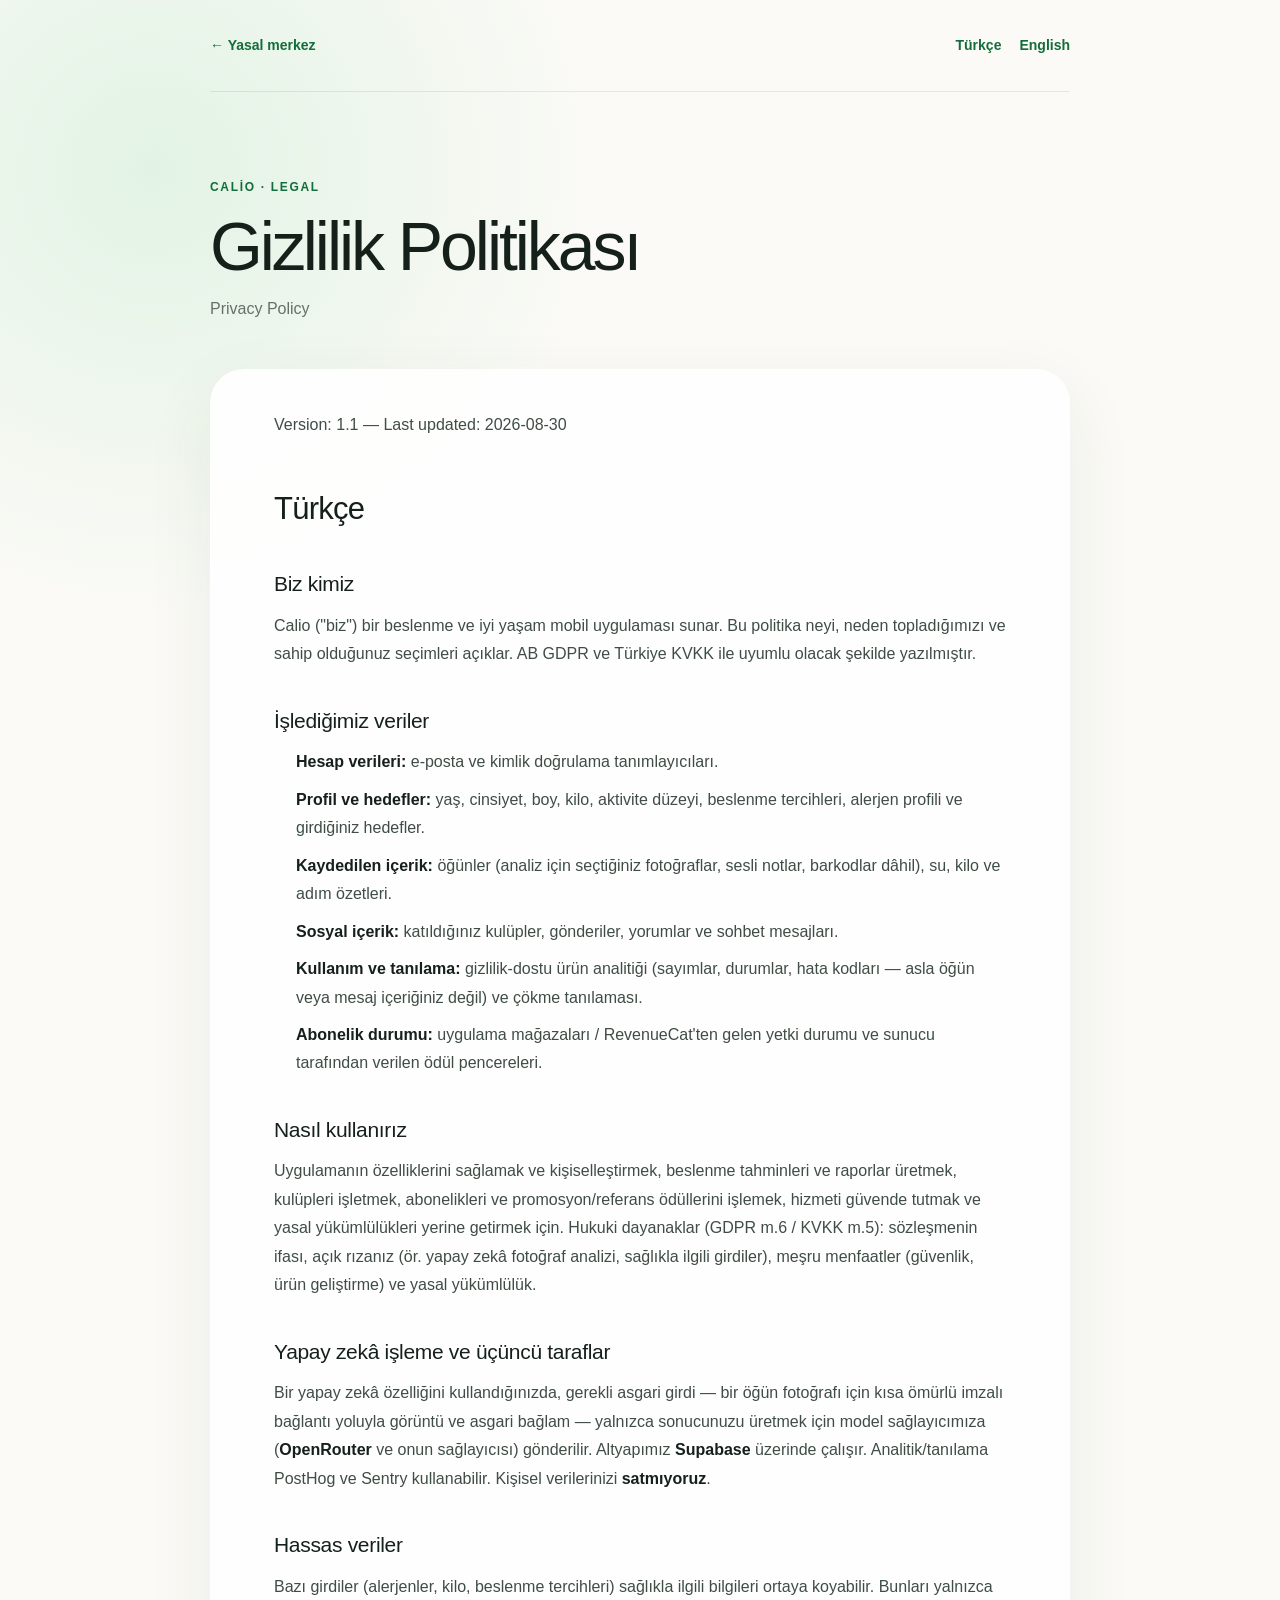
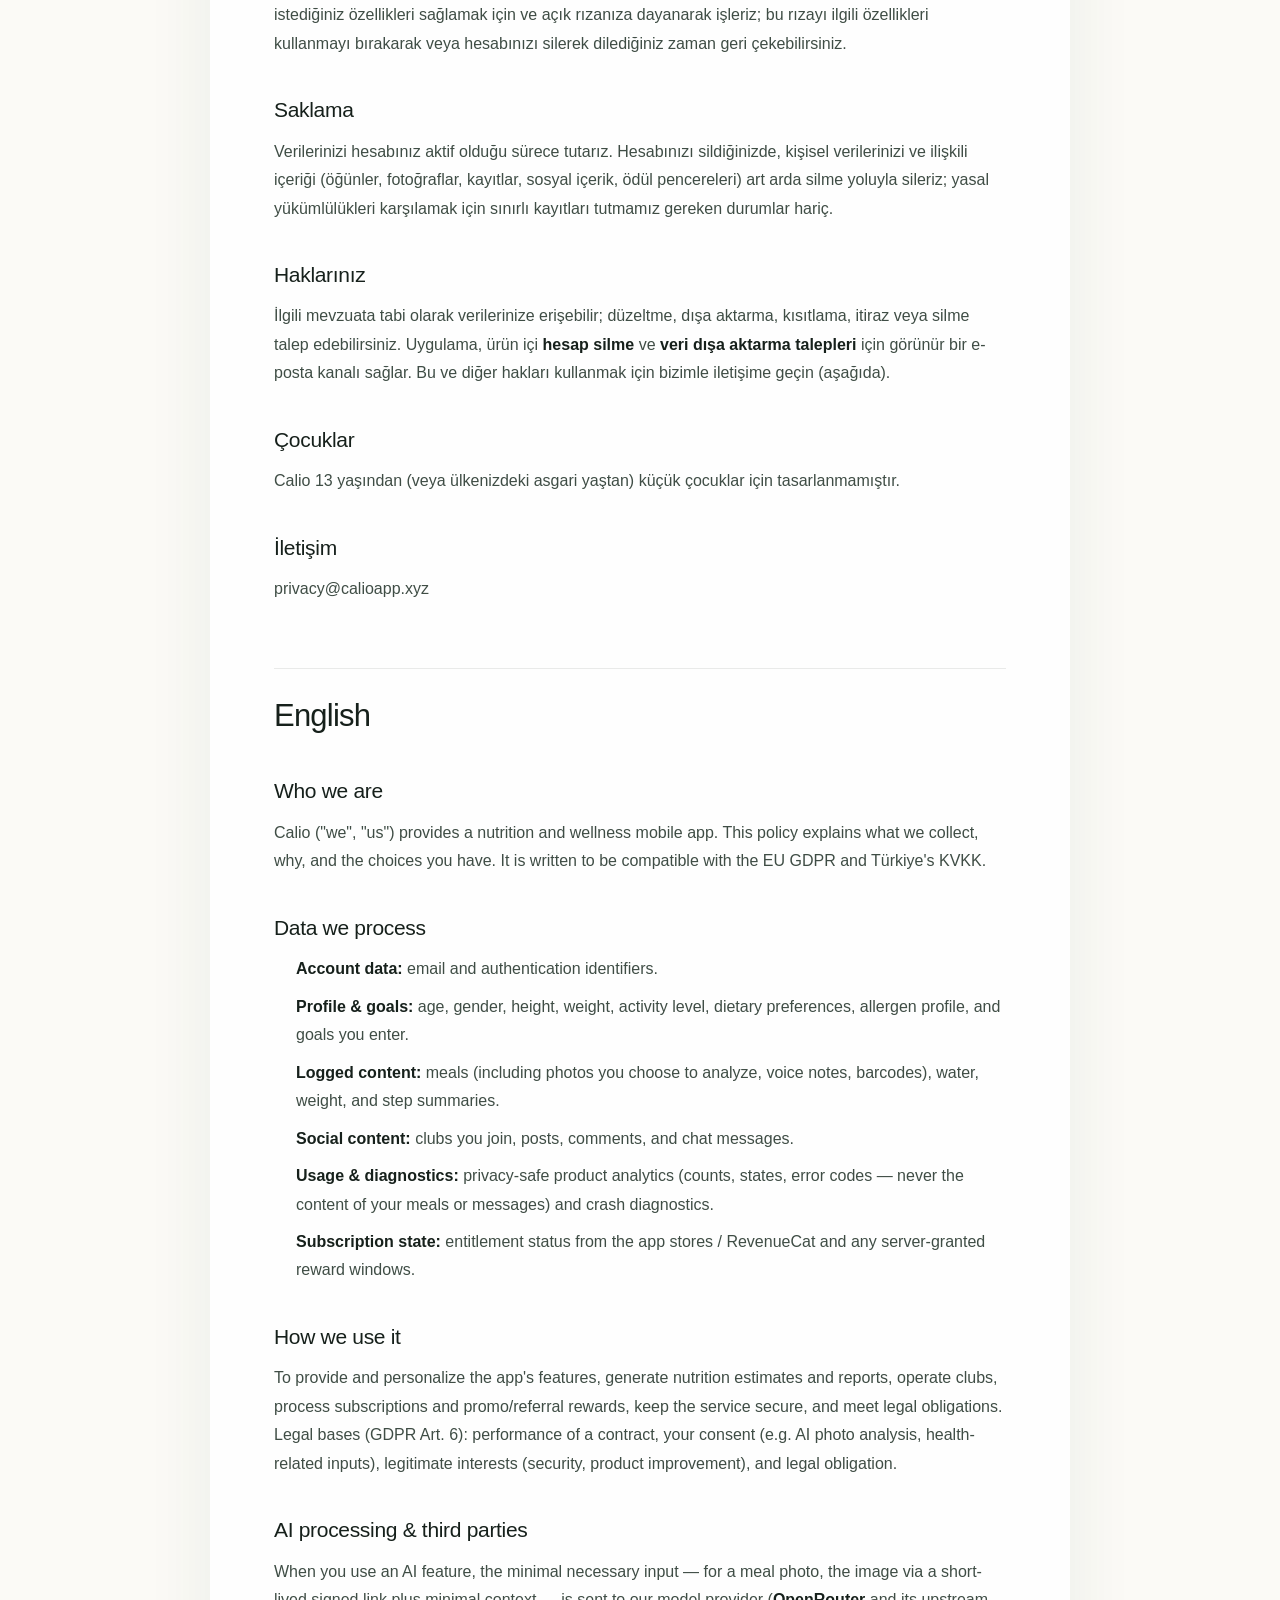
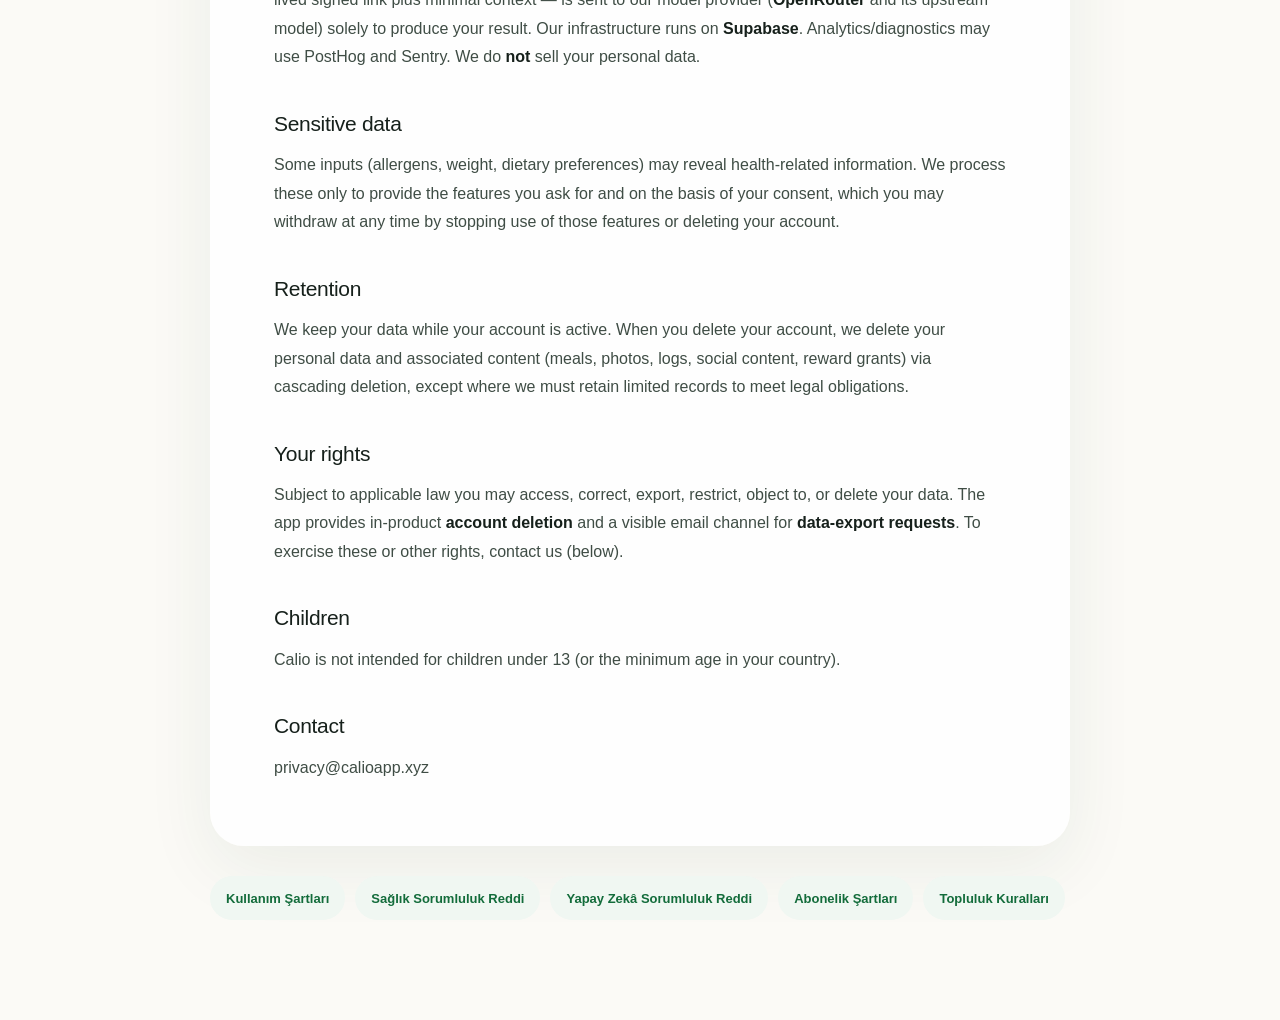
<file: legal/privacy/index.html>
<!DOCTYPE html><html lang="tr"><head><meta charSet="utf-8"/><meta name="viewport" content="width=device-width, initial-scale=1"/><link rel="stylesheet" href="/_next/static/css/index.BO7qpVt_.css" data-rsc-css-href="/_next/static/css/index.BO7qpVt_.css" data-precedence="vite-rsc/importer-resources"/><link rel="modulepreload" fetchPriority="low" href="/_next/static/chunks/index-DchjwWk8.js"/><script src="/_next/static/chunks/rolldown-runtime-C60lm6uB.js" type="module" async=""></script><script src="/_next/static/chunks/framework-BaE7mD_r.js" type="module" async=""></script><script src="/_next/static/chunks/app-elements-Drg5O4vw.js" type="module" async=""></script><script src="/_next/static/chunks/hash-D0ldriCF.js" type="module" async=""></script><script src="/_next/static/chunks/record-BdkTR7AP.js" type="module" async=""></script><script src="/_next/static/chunks/app-rsc-cache-busting-Y28d35v7.js" type="module" async=""></script><script src="/_next/static/chunks/app-rsc-render-mode-IDJu5NEE.js" type="module" async=""></script><script src="/_next/static/chunks/headers-CeAbe3am.js" type="module" async=""></script><script src="/_next/static/chunks/protocol-headers-URL33uU5.js" type="module" async=""></script><script src="/_next/static/chunks/deployment-id-DFhHa9wO.js" type="module" async=""></script><script src="/_next/static/chunks/navigation-errors-wvgRKjB-.js" type="module" async=""></script><link rel="preload" href="https://fonts.googleapis.com/css2?family=Bricolage+Grotesque:opsz,wght@12..96,500..800&amp;family=Inter:wght@400;500;600;700&amp;family=Instrument+Serif:ital@0;1&amp;family=Geist:wght@300;400;500;600;700&amp;display=swap" as="style"/><link rel="modulepreload" href="/_next/static/chunks/layout-segment-context-CV4dxg0F.js" crossorigin=""/><link rel="modulepreload" href="/_next/static/chunks/link-DO76SQKV.js" crossorigin=""/><link rel="modulepreload" href="/_next/static/chunks/query-DDhZxhdQ.js" crossorigin=""/><link rel="preconnect" href="https://fonts.googleapis.com"/><link rel="preconnect" href="https://fonts.gstatic.com" crossorigin="anonymous"/><link href="https://fonts.googleapis.com/css2?family=Bricolage+Grotesque:opsz,wght@12..96,500..800&amp;family=Inter:wght@400;500;600;700&amp;family=Instrument+Serif:ital@0;1&amp;family=Geist:wght@300;400;500;600;700&amp;display=swap" rel="stylesheet"/><script>Object.assign(((self[Symbol.for("vinext.navigationRuntime")]??={bootstrap:{routeManifest:null},functions:{}}).bootstrap.rsc??={rsc:[]}),{params:{"slug":"privacy"},nav:{"pathname":"/legal/privacy","searchParams":[]}})</script><link rel="modulepreload" href="/_next/static/chunks/index-DchjwWk8.js" />
</head><body><main class="legal-shell"><header class="legal-header"><a href="/legal" class="back-link">← Yasal merkez</a><nav class="language-nav" aria-label="Belge dili"><a href="#turkce">Türkçe</a><a href="#english">English</a></nav></header><section class="legal-hero"><span class="eyebrow">Calio · Legal</span><h1>Gizlilik Politikası</h1><p>Privacy Policy</p></section><article class="legal-article"><p class="legal-version">Version: 1.1 — Last updated: 2026-08-30</p><h2 id="turkce">Türkçe</h2><h3>Biz kimiz</h3><p>Calio (&quot;biz&quot;) bir beslenme ve iyi yaşam mobil uygulaması sunar. Bu politika neyi, neden topladığımızı ve sahip olduğunuz seçimleri açıklar. AB GDPR ve Türkiye KVKK ile uyumlu olacak şekilde yazılmıştır.</p><h3>İşlediğimiz veriler</h3><ul><li><strong>Hesap verileri:</strong> e-posta ve kimlik doğrulama tanımlayıcıları.</li><li><strong>Profil ve hedefler:</strong> yaş, cinsiyet, boy, kilo, aktivite düzeyi, beslenme tercihleri, alerjen profili ve girdiğiniz hedefler.</li><li><strong>Kaydedilen içerik:</strong> öğünler (analiz için seçtiğiniz fotoğraflar, sesli notlar, barkodlar dâhil), su, kilo ve adım özetleri.</li><li><strong>Sosyal içerik:</strong> katıldığınız kulüpler, gönderiler, yorumlar ve sohbet mesajları.</li><li><strong>Kullanım ve tanılama:</strong> gizlilik-dostu ürün analitiği (sayımlar, durumlar, hata kodları — asla öğün veya mesaj içeriğiniz değil) ve çökme tanılaması.</li><li><strong>Abonelik durumu:</strong> uygulama mağazaları / RevenueCat&#x27;ten gelen yetki durumu ve sunucu tarafından verilen ödül pencereleri.</li></ul><h3>Nasıl kullanırız</h3><p>Uygulamanın özelliklerini sağlamak ve kişiselleştirmek, beslenme tahminleri ve raporlar üretmek, kulüpleri işletmek, abonelikleri ve promosyon/referans ödüllerini işlemek, hizmeti güvende tutmak ve yasal yükümlülükleri yerine getirmek için. Hukuki dayanaklar (GDPR m.6 / KVKK m.5): sözleşmenin ifası, açık rızanız (ör. yapay zekâ fotoğraf analizi, sağlıkla ilgili girdiler), meşru menfaatler (güvenlik, ürün geliştirme) ve yasal yükümlülük.</p><h3>Yapay zekâ işleme ve üçüncü taraflar</h3><p>Bir yapay zekâ özelliğini kullandığınızda, gerekli asgari girdi — bir öğün fotoğrafı için kısa ömürlü imzalı bağlantı yoluyla görüntü ve asgari bağlam — yalnızca sonucunuzu üretmek için model sağlayıcımıza (<strong>OpenRouter</strong> ve onun sağlayıcısı) gönderilir. Altyapımız <strong>Supabase</strong> üzerinde çalışır. Analitik/tanılama PostHog ve Sentry kullanabilir. Kişisel verilerinizi <strong>satmıyoruz</strong>.</p><h3>Hassas veriler</h3><p>Bazı girdiler (alerjenler, kilo, beslenme tercihleri) sağlıkla ilgili bilgileri ortaya koyabilir. Bunları yalnızca istediğiniz özellikleri sağlamak için ve açık rızanıza dayanarak işleriz; bu rızayı ilgili özellikleri kullanmayı bırakarak veya hesabınızı silerek dilediğiniz zaman geri çekebilirsiniz.</p><h3>Saklama</h3><p>Verilerinizi hesabınız aktif olduğu sürece tutarız. Hesabınızı sildiğinizde, kişisel verilerinizi ve ilişkili içeriği (öğünler, fotoğraflar, kayıtlar, sosyal içerik, ödül pencereleri) art arda silme yoluyla sileriz; yasal yükümlülükleri karşılamak için sınırlı kayıtları tutmamız gereken durumlar hariç.</p><h3>Haklarınız</h3><p>İlgili mevzuata tabi olarak verilerinize erişebilir; düzeltme, dışa aktarma, kısıtlama, itiraz veya silme talep edebilirsiniz. Uygulama, ürün içi <strong>hesap silme</strong> ve <strong>veri dışa aktarma talepleri</strong> için görünür bir e-posta kanalı sağlar. Bu ve diğer hakları kullanmak için bizimle iletişime geçin (aşağıda).</p><h3>Çocuklar</h3><p>Calio 13 yaşından (veya ülkenizdeki asgari yaştan) küçük çocuklar için tasarlanmamıştır.</p><h3>İletişim</h3><p>privacy@calioapp.xyz</p><h2 id="english">English</h2><h3>Who we are</h3><p>Calio (&quot;we&quot;, &quot;us&quot;) provides a nutrition and wellness mobile app. This policy explains what we collect, why, and the choices you have. It is written to be compatible with the EU GDPR and Türkiye&#x27;s KVKK.</p><h3>Data we process</h3><ul><li><strong>Account data:</strong> email and authentication identifiers.</li><li><strong>Profile &amp; goals:</strong> age, gender, height, weight, activity level, dietary preferences, allergen profile, and goals you enter.</li><li><strong>Logged content:</strong> meals (including photos you choose to analyze, voice notes, barcodes), water, weight, and step summaries.</li><li><strong>Social content:</strong> clubs you join, posts, comments, and chat messages.</li><li><strong>Usage &amp; diagnostics:</strong> privacy-safe product analytics (counts, states, error codes — never the content of your meals or messages) and crash diagnostics.</li><li><strong>Subscription state:</strong> entitlement status from the app stores / RevenueCat and any server-granted reward windows.</li></ul><h3>How we use it</h3><p>To provide and personalize the app&#x27;s features, generate nutrition estimates and reports, operate clubs, process subscriptions and promo/referral rewards, keep the service secure, and meet legal obligations. Legal bases (GDPR Art. 6): performance of a contract, your consent (e.g. AI photo analysis, health-related inputs), legitimate interests (security, product improvement), and legal obligation.</p><h3>AI processing &amp; third parties</h3><p>When you use an AI feature, the minimal necessary input — for a meal photo, the image via a short-lived signed link plus minimal context — is sent to our model provider (<strong>OpenRouter</strong> and its upstream model) solely to produce your result. Our infrastructure runs on <strong>Supabase</strong>. Analytics/diagnostics may use PostHog and Sentry. We do <strong>not</strong> sell your personal data.</p><h3>Sensitive data</h3><p>Some inputs (allergens, weight, dietary preferences) may reveal health-related information. We process these only to provide the features you ask for and on the basis of your consent, which you may withdraw at any time by stopping use of those features or deleting your account.</p><h3>Retention</h3><p>We keep your data while your account is active. When you delete your account, we delete your personal data and associated content (meals, photos, logs, social content, reward grants) via cascading deletion, except where we must retain limited records to meet legal obligations.</p><h3>Your rights</h3><p>Subject to applicable law you may access, correct, export, restrict, object to, or delete your data. The app provides in-product <strong>account deletion</strong> and a visible email channel for <strong>data-export requests</strong>. To exercise these or other rights, contact us (below).</p><h3>Children</h3><p>Calio is not intended for children under 13 (or the minimum age in your country).</p><h3>Contact</h3><p>privacy@calioapp.xyz</p></article><nav class="legal-footer-nav" aria-label="Diğer yasal belgeler"><a href="/legal/terms">Kullanım Şartları</a><a href="/legal/health">Sağlık Sorumluluk Reddi</a><a href="/legal/ai">Yapay Zekâ Sorumluluk Reddi</a><a href="/legal/subscription">Abonelik Şartları</a><a href="/legal/community">Topluluk Kuralları</a></nav></main><!--$--><!--/$--><div hidden=""><!--$--><div hidden=""><title>Gizlilik Politikası · Calio</title><meta name="description" content="Calio'nun hangi verileri neden işlediği ve kullanıcı hakları."><meta property="og:title" content="Gizlilik Politikası · Calio"><meta property="og:description" content="Calio'nun hangi verileri neden işlediği ve kullanıcı hakları."><meta name="twitter:card" content="summary"><meta name="twitter:title" content="Gizlilik Politikası · Calio"><meta name="twitter:description" content="Calio'nun hangi verileri neden işlediği ve kullanıcı hakları."><link rel="shortcut icon" href="/calio-mark.png"><link rel="icon" href="/calio-mark.png"><link rel="canonical" href="https://calioapp.xyz/legal/privacy"></div><!--/$--></div><script type="module" src="/_next/static/chunks/index-DchjwWk8.js" id="_R_" async=""></script><script>((self[Symbol.for("vinext.navigationRuntime")]??={bootstrap:{routeManifest:null},functions:{}}).bootstrap.rsc??={rsc:[]}).rsc.push("4:I[\"509abb98a5c2\",[],\"Children\",1]\n")</script><script>((self[Symbol.for("vinext.navigationRuntime")]??={bootstrap:{routeManifest:null},functions:{}}).bootstrap.rsc??={rsc:[]}).rsc.push("5:I[\"cf005bbdc1c7\",[],\"GlobalErrorBoundary\",1]\n")</script><script>((self[Symbol.for("vinext.navigationRuntime")]??={bootstrap:{routeManifest:null},functions:{}}).bootstrap.rsc??={rsc:[]}).rsc.push("6:I[\"7a5144ab545b\",[],\"default\",1]\n")</script><script>((self[Symbol.for("vinext.navigationRuntime")]??={bootstrap:{routeManifest:null},functions:{}}).bootstrap.rsc??={rsc:[]}).rsc.push("7:I[\"cf005bbdc1c7\",[],\"ErrorBoundary\",1]\n")</script><script>((self[Symbol.for("vinext.navigationRuntime")]??={bootstrap:{routeManifest:null},functions:{}}).bootstrap.rsc??={rsc:[]}).rsc.push("8:I[\"403ce6bd3b68\",[],\"LayoutSegmentProvider\",1]\n")</script><script>((self[Symbol.for("vinext.navigationRuntime")]??={bootstrap:{routeManifest:null},functions:{}}).bootstrap.rsc??={rsc:[]}).rsc.push("9:I[\"509abb98a5c2\",[],\"Slot\",1]\n")</script><script>((self[Symbol.for("vinext.navigationRuntime")]??={bootstrap:{routeManifest:null},functions:{}}).bootstrap.rsc??={rsc:[]}).rsc.push("a:I[\"ab0674810d0a\",[],\"AppRouterScrollTarget\",1]\n")</script><script>((self[Symbol.for("vinext.navigationRuntime")]??={bootstrap:{routeManifest:null},functions:{}}).bootstrap.rsc??={rsc:[]}).rsc.push("b:I[\"cf005bbdc1c7\",[],\"RedirectBoundary\",1]\n")</script><script>((self[Symbol.for("vinext.navigationRuntime")]??={bootstrap:{routeManifest:null},functions:{}}).bootstrap.rsc??={rsc:[]}).rsc.push("c:\"$Sreact.suspense\"\n")</script><script>((self[Symbol.for("vinext.navigationRuntime")]??={bootstrap:{routeManifest:null},functions:{}}).bootstrap.rsc??={rsc:[]}).rsc.push(":HL[\"/_next/static/css/index.BO7qpVt_.css\",\"style\"     ]\n")</script><script>((self[Symbol.for("vinext.navigationRuntime")]??={bootstrap:{routeManifest:null},functions:{}}).bootstrap.rsc??={rsc:[]}).rsc.push(":HL[\"https://fonts.googleapis.com/css2?family=Bricolage+Grotesque:opsz,wght@12..96,500..800\u0026family=Inter:wght@400;500;600;700\u0026family=Instrument+Serif:ital@0;1\u0026family=Geist:wght@300;400;500;600;700\u0026display=swap\",\"style\"     ]\n")</script><script>((self[Symbol.for("vinext.navigationRuntime")]??={bootstrap:{routeManifest:null},functions:{}}).bootstrap.rsc??={rsc:[]}).rsc.push("0:{\"__route\":\"route:/legal/privacy\",\"__interceptionContext\":null,\"__layoutIds\":[\"layout:/\"],\"__rootLayout\":\"/\",\"__sourcePage\":\"/legal/[slug]/page\",\"__vinext_streaming_metadata_body:route:/legal/privacy\":\"$L1\",\"__vinext_streaming_metadata_outlet:route:/legal/privacy\":\"$L2\",\"page:/legal/privacy\":\"$L3\",\"layout:/\":[[[[\"$\",\"link\",\"css:/_next/static/css/index.BO7qpVt_.css\",{\"rel\":\"stylesheet\",\"precedence\":\"vite-rsc/importer-resources\",\"href\":\"/_next/static/css/index.BO7qpVt_.css\",\"data-rsc-css-href\":\"/_next/static/css/index.BO7qpVt_.css\"}],\"$undefined\"],[\"$\",\"html\",null,{\"lang\":\"tr\",\"children\":[[\"$\",\"head\",null,{\"children\":[[\"$\",\"link\",null,{\"rel\":\"preconnect\",\"href\":\"https://fonts.googleapis.com\"}],[\"$\",\"link\",null,{\"rel\":\"preconnect\",\"href\":\"https://fonts.gstatic.com\",\"crossOrigin\":\"anonymous\"}],[\"$\",\"link\",null,{\"href\":\"https://fonts.googleapis.com/css2?family=Bricolage+Grotesque:opsz,wght@12..96,500..800\u0026family=Inter:wght@400;500;600;700\u0026family=Instrument+Serif:ital@0;1\u0026family=Geist:wght@300;400;500;600;700\u0026display=swap\",\"rel\":\"stylesheet\"}]]}],[\"$\",\"body\",null,{\"children\":[\"$\",\"$L4\",null,{}]}]]}]],null],\"route:/legal/privacy\":[[[\"$\",\"meta\",null,{\"charSet\":\"utf-8\"}],null,[[\"$\",\"meta\",\"0\",{\"name\":\"viewport\",\"content\":\"width=device-width, initial-scale=1\"}]]],[\"$\",\"$L5\",null,{\"fallback\":\"$6\",\"children\":[\"$\",\"$L7\",null,{\"fallback\":\"$6\",\"children\":[\"$\",\"$L8\",null,{\"providerId\":\"layout:/\",\"segmentMap\":{\"children\":[\"legal\",\"privacy\"]},\"children\":[\"$\",\"$L9\",null,{\"id\":\"layout:/\",\"parallelSlots\":\"$undefined\",\"children\":[\"$\",\"$La\",null,{\"children\":[\"$\",\"$Lb\",null,{\"children\":[[\"$\",\"$L8\",null,{\"providerId\":\"page:/legal/privacy\",\"segmentMap\":{\"children\":[\"__PAGE__\"]},\"children\":[\"$\",\"$L9\",null,{\"id\":\"page:/legal/privacy\"}]}],[\"$\",\"$c\",null,{\"fallback\":null,\"children\":[\"$\",\"$L9\",null,{\"id\":\"__vinext_streaming_metadata_outlet:route:/legal/privacy\"}]}]]}]}]}]}]}]}],null,[\"$\",\"div\",null,{\"hidden\":true,\"children\":[\"$\",\"$c\",null,{\"fallback\":null,\"children\":[\"$\",\"$L9\",null,{\"id\":\"__vinext_streaming_metadata_body:route:/legal/privacy\"}]}]}]],\"__layoutFlags\":{\"layout:/\":\"s\"},\"__artifactCompatibility\":{\"schemaVersion\":1,\"graphVersion\":\"app-route-graph:ac1f71547484b1f8\",\"deploymentVersion\":\"5b7c430d-2d85-4fca-b84c-418c39f6c43e\",\"appElementsSchemaVersion\":1,\"rscPayloadSchemaVersion\":1,\"rootBoundaryId\":\"/\",\"renderEpoch\":null},\"__renderObservation\":{\"schemaVersion\":1,\"output\":{\"kind\":\"app-rsc\",\"mountedSlotsFingerprint\":null,\"renderEpoch\":null,\"rootBoundaryId\":\"/\",\"routeId\":\"route:/legal/privacy\"},\"completeness\":\"partial\",\"boundaryOutcome\":{\"kind\":\"unknown\"},\"requestApis\":[{\"kind\":\"connection\",\"status\":\"unknown\"},{\"kind\":\"cookies\",\"status\":\"unknown\"},{\"kind\":\"draftMode\",\"status\":\"unknown\"},{\"kind\":\"headers\",\"status\":\"unknown\"},{\"kind\":\"params\",\"status\":\"observed\"},{\"kind\":\"searchParams\",\"status\":\"unknown\"}],\"dynamicFetches\":[],\"cacheTags\":[\"/legal/privacy\",\"_N_T_/layout\",\"_N_T_/legal/[slug]/layout\",\"_N_T_/legal/[slug]/page\",\"_N_T_/legal/layout\",\"_N_T_/legal/privacy\"],\"pathTags\":[\"/legal/privacy\"],\"cacheability\":\"unknown\",\"downgrade\":{\"target\":\"freshRender\",\"reasons\":[{\"code\":\"CP_DOWNGRADE_CACHEABILITY_UNKNOWN\",\"target\":\"freshRender\"},{\"code\":\"CP_DOWNGRADE_INCOMPLETE_OBSERVATION\",\"completeness\":\"partial\",\"target\":\"freshRender\"},{\"code\":\"CP_DOWNGRADE_UNKNOWN_REQUEST_API\",\"requestApi\":\"connection\",\"target\":\"freshRender\"},{\"code\":\"CP_DOWNGRADE_UNKNOWN_REQUEST_API\",\"requestApi\":\"cookies\",\"target\":\"freshRender\"},{\"code\":\"CP_DOWNGRADE_UNKNOWN_REQUEST_API\",\"requestApi\":\"draftMode\",\"target\":\"freshRender\"},{\"code\":\"CP_DOWNGRADE_UNKNOWN_REQUEST_API\",\"requestApi\":\"headers\",\"target\":\"freshRender\"},{\"code\":\"CP_DOWNGRADE_PUBLIC_REQUEST_API\",\"requestApi\":\"params\",\"target\":\"publicVariant\"},{\"code\":\"CP_DOWNGRADE_UNKNOWN_REQUEST_API\",\"requestApi\":\"searchParams\",\"target\":\"freshRender\"}],\"fallback\":{\"kind\":\"breakerFallback\",\"code\":\"CP_PRIVATE_DYNAMIC_DOWNGRADE\",\"mode\":\"renderFresh\",\"scope\":\"affectedOutput\",\"fields\":{\"reasonCodes\":[\"CP_DOWNGRADE_CACHEABILITY_UNKNOWN\",\"CP_DOWNGRADE_INCOMPLETE_OBSERVATION\",\"CP_DOWNGRADE_UNKNOWN_REQUEST_API\",\"CP_DOWNGRADE_UNKNOWN_REQUEST_API\",\"CP_DOWNGRADE_UNKNOWN_REQUEST_API\",\"CP_DOWNGRADE_UNKNOWN_REQUEST_API\",\"CP_DOWNGRADE_PUBLIC_REQUEST_API\",\"CP_DOWNGRADE_UNKNOWN_REQUEST_API\"],\"target\":\"freshRender\"}},\"isPublicCacheCandidate\":false}}}\n")</script><script>((self[Symbol.for("vinext.navigationRuntime")]??={bootstrap:{routeManifest:null},functions:{}}).bootstrap.rsc??={rsc:[]}).rsc.push("1:[\"$\",\"div\",null,{\"hidden\":true,\"dangerouslySetInnerHTML\":{\"__html\":\"\u003ctitle\u003eGizlilik Politikası · Calio\u003c/title\u003e\u003cmeta name=\\\"description\\\" content=\\\"Calio'nun hangi verileri neden işlediği ve kullanıcı hakları.\\\"\u003e\u003cmeta property=\\\"og:title\\\" content=\\\"Gizlilik Politikası · Calio\\\"\u003e\u003cmeta property=\\\"og:description\\\" content=\\\"Calio'nun hangi verileri neden işlediği ve kullanıcı hakları.\\\"\u003e\u003cmeta name=\\\"twitter:card\\\" content=\\\"summary\\\"\u003e\u003cmeta name=\\\"twitter:title\\\" content=\\\"Gizlilik Politikası · Calio\\\"\u003e\u003cmeta name=\\\"twitter:description\\\" content=\\\"Calio'nun hangi verileri neden işlediği ve kullanıcı hakları.\\\"\u003e\u003clink rel=\\\"shortcut icon\\\" href=\\\"/calio-mark.png\\\"\u003e\u003clink rel=\\\"icon\\\" href=\\\"/calio-mark.png\\\"\u003e\u003clink rel=\\\"canonical\\\" href=\\\"https://calioapp.xyz/legal/privacy\\\"\u003e\"}}]\n")</script><script>((self[Symbol.for("vinext.navigationRuntime")]??={bootstrap:{routeManifest:null},functions:{}}).bootstrap.rsc??={rsc:[]}).rsc.push("2:null\n")</script><script>((self[Symbol.for("vinext.navigationRuntime")]??={bootstrap:{routeManifest:null},functions:{}}).bootstrap.rsc??={rsc:[]}).rsc.push("d:I[\"c2747888630f\",[],\"default\",1]\n")</script><script>((self[Symbol.for("vinext.navigationRuntime")]??={bootstrap:{routeManifest:null},functions:{}}).bootstrap.rsc??={rsc:[]}).rsc.push("3:[\"$\",\"main\",null,{\"className\":\"legal-shell\",\"children\":[[\"$\",\"header\",null,{\"className\":\"legal-header\",\"children\":[[\"$\",\"$Ld\",null,{\"href\":\"/legal\",\"className\":\"back-link\",\"children\":\"← Yasal merkez\"}],[\"$\",\"nav\",null,{\"className\":\"language-nav\",\"aria-label\":\"Belge dili\",\"children\":[[\"$\",\"a\",null,{\"href\":\"#turkce\",\"children\":\"Türkçe\"}],[\"$\",\"a\",null,{\"href\":\"#english\",\"children\":\"English\"}]]}]]}],[\"$\",\"section\",null,{\"className\":\"legal-hero\",\"children\":[[\"$\",\"span\",null,{\"className\":\"eyebrow\",\"children\":\"Calio · Legal\"}],[\"$\",\"h1\",null,{\"children\":\"Gizlilik Politikası\"}],[\"$\",\"p\",null,{\"children\":\"Privacy Policy\"}]]}],[\"$\",\"article\",null,{\"className\":\"legal-article\",\"children\":[[\"$\",\"p\",\"0\",{\"className\":\"legal-version\",\"children\":\"Version: 1.1 — Last updated: 2026-08-30\"}],[\"$\",\"h2\",\"1\",{\"id\":\"turkce\",\"children\":\"Türkçe\"}],[\"$\",\"h3\",\"2\",{\"children\":\"Biz kimiz\"}],[\"$\",\"p\",\"3\",{\"children\":[\"Calio (\\\"biz\\\") bir beslenme ve iyi yaşam mobil uygulaması sunar. Bu politika neyi, neden topladığımızı ve sahip olduğunuz seçimleri açıklar. AB GDPR ve Türkiye KVKK ile uyumlu olacak şekilde yazılmıştır.\"]}],[\"$\",\"h3\",\"4\",{\"children\":\"İşlediğimiz veriler\"}],[\"$\",\"ul\",\"5\",{\"children\":[[\"$\",\"li\",\"0\",{\"children\":[[\"$\",\"strong\",\"0\",{\"children\":\"Hesap verileri:\"}],\" e-posta ve kimlik doğrulama tanımlayıcıları.\"]}],[\"$\",\"li\",\"1\",{\"children\":[[\"$\",\"strong\",\"0\",{\"children\":\"Profil ve hedefler:\"}],\" yaş, cinsiyet, boy, kilo, aktivite düzeyi, beslenme tercihleri, alerjen profili ve girdiğiniz hedefler.\"]}],[\"$\",\"li\",\"2\",{\"children\":[[\"$\",\"strong\",\"0\",{\"children\":\"Kaydedilen içerik:\"}],\" öğünler (analiz için seçtiğiniz fotoğraflar, sesli notlar, barkodlar dâhil), su, kilo ve adım özetleri.\"]}],[\"$\",\"li\",\"3\",{\"children\":[[\"$\",\"strong\",\"0\",{\"children\":\"Sosyal içerik:\"}],\" katıldığınız kulüpler, gönderiler, yorumlar ve sohbet mesajları.\"]}],[\"$\",\"li\",\"4\",{\"children\":[[\"$\",\"strong\",\"0\",{\"children\":\"Kullanım ve tanılama:\"}],\" gizlilik-dostu ürün analitiği (sayımlar, durumlar, hata kodları — asla öğün veya mesaj içeriğiniz değil) ve çökme tanılaması.\"]}],[\"$\",\"li\",\"5\",{\"children\":[[\"$\",\"strong\",\"0\",{\"children\":\"Abonelik durumu:\"}],\" uygulama mağazaları / RevenueCat'ten gelen yetki durumu ve sunucu tarafından verilen ödül pencereleri.\"]}]]}],[\"$\",\"h3\",\"6\",{\"children\":\"Nasıl kullanırız\"}],[\"$\",\"p\",\"7\",{\"children\":[\"Uygulamanın özelliklerini sağlamak ve kişiselleştirmek, beslenme tahminleri ve raporlar üretmek, kulüpleri işletmek, abonelikleri ve promosyon/referans ödüllerini işlemek, hizmeti güvende tutmak ve yasal yükümlülükleri yerine getirmek için. Hukuki dayanaklar (GDPR m.6 / KVKK m.5): sözleşmenin ifası, açık rızanız (ör. yapay zekâ fotoğraf analizi, sağlıkla ilgili girdiler), meşru menfaatler (güvenlik, ürün geliştirme) ve yasal yükümlülük.\"]}],[\"$\",\"h3\",\"8\",{\"children\":\"Yapay zekâ işleme ve üçüncü taraflar\"}],[\"$\",\"p\",\"9\",{\"children\":[\"Bir yapay zekâ özelliğini kullandığınızda, gerekli asgari girdi — bir öğün fotoğrafı için kısa ömürlü imzalı bağlantı yoluyla görüntü ve asgari bağlam — yalnızca sonucunuzu üretmek için model sağlayıcımıza (\",[\"$\",\"strong\",\"1\",{\"children\":\"OpenRouter\"}],\" ve onun sağlayıcısı) gönderilir. Altyapımız \",[\"$\",\"strong\",\"3\",{\"children\":\"Supabase\"}],\" üzerinde çalışır. Analitik/tanılama PostHog ve Sentry kullanabilir. Kişisel verilerinizi \",[\"$\",\"strong\",\"5\",{\"children\":\"satmıyoruz\"}],\".\"]}],[\"$\",\"h3\",\"10\",{\"children\":\"Hassas veriler\"}],[\"$\",\"p\",\"11\",{\"children\":[\"Bazı girdiler (alerjenler, kilo, beslenme tercihleri) sağlıkla ilgili bilgileri ortaya koyabilir. Bunları yalnızca istediğiniz özellikleri sağlamak için ve açık rızanıza dayanarak işleriz; bu rızayı ilgili özellikleri kullanmayı bırakarak veya hesabınızı silerek dilediğiniz zaman geri çekebilirsiniz.\"]}],[\"$\",\"h3\",\"12\",{\"children\":\"Saklama\"}],[\"$\",\"p\",\"13\",{\"children\":[\"Verilerinizi hesabınız aktif olduğu sürece tutarız. Hesabınızı sildiğinizde, kişisel verilerinizi ve ilişkili içeriği (öğünler, fotoğraflar, kayıtlar, sosyal içerik, ödül pencereleri) art arda silme yoluyla sileriz; yasal yükümlülükleri karşılamak için sınırlı kayıtları tutmamız gereken durumlar hariç.\"]}],\"$Le\",\"$Lf\",\"$L10\",\"$L11\",\"$L12\",\"$L13\",\"$L14\",\"$L15\",\"$L16\",\"$L17\",\"$L18\",\"$L19\",\"$L1a\",\"$L1b\",\"$L1c\",\"$L1d\",\"$L1e\",\"$L1f\",\"$L20\",\"$L21\",\"$L22\",\"$L23\",\"$L24\",\"$L25\",\"$L26\"]}],\"$L27\"]}]\n")</script><script>((self[Symbol.for("vinext.navigationRuntime")]??={bootstrap:{routeManifest:null},functions:{}}).bootstrap.rsc??={rsc:[]}).rsc.push("e:[\"$\",\"h3\",\"14\",{\"children\":\"Haklarınız\"}]\n")</script><script>((self[Symbol.for("vinext.navigationRuntime")]??={bootstrap:{routeManifest:null},functions:{}}).bootstrap.rsc??={rsc:[]}).rsc.push("f:[\"$\",\"p\",\"15\",{\"children\":[\"İlgili mevzuata tabi olarak verilerinize erişebilir; düzeltme, dışa aktarma, kısıtlama, itiraz veya silme talep edebilirsiniz. Uygulama, ürün içi \",[\"$\",\"strong\",\"1\",{\"children\":\"hesap silme\"}],\" ve \",[\"$\",\"strong\",\"3\",{\"children\":\"veri dışa aktarma talepleri\"}],\" için görünür bir e-posta kanalı sağlar. Bu ve diğer hakları kullanmak için bizimle iletişime geçin (aşağıda).\"]}]\n")</script><script>((self[Symbol.for("vinext.navigationRuntime")]??={bootstrap:{routeManifest:null},functions:{}}).bootstrap.rsc??={rsc:[]}).rsc.push("10:[\"$\",\"h3\",\"16\",{\"children\":\"Çocuklar\"}]\n")</script><script>((self[Symbol.for("vinext.navigationRuntime")]??={bootstrap:{routeManifest:null},functions:{}}).bootstrap.rsc??={rsc:[]}).rsc.push("11:[\"$\",\"p\",\"17\",{\"children\":[\"Calio 13 yaşından (veya ülkenizdeki asgari yaştan) küçük çocuklar için tasarlanmamıştır.\"]}]\n")</script><script>((self[Symbol.for("vinext.navigationRuntime")]??={bootstrap:{routeManifest:null},functions:{}}).bootstrap.rsc??={rsc:[]}).rsc.push("12:[\"$\",\"h3\",\"18\",{\"children\":\"İletişim\"}]\n")</script><script>((self[Symbol.for("vinext.navigationRuntime")]??={bootstrap:{routeManifest:null},functions:{}}).bootstrap.rsc??={rsc:[]}).rsc.push("13:[\"$\",\"p\",\"19\",{\"children\":[\"privacy@calioapp.xyz\"]}]\n")</script><script>((self[Symbol.for("vinext.navigationRuntime")]??={bootstrap:{routeManifest:null},functions:{}}).bootstrap.rsc??={rsc:[]}).rsc.push("14:[\"$\",\"h2\",\"20\",{\"id\":\"english\",\"children\":\"English\"}]\n")</script><script>((self[Symbol.for("vinext.navigationRuntime")]??={bootstrap:{routeManifest:null},functions:{}}).bootstrap.rsc??={rsc:[]}).rsc.push("15:[\"$\",\"h3\",\"21\",{\"children\":\"Who we are\"}]\n")</script><script>((self[Symbol.for("vinext.navigationRuntime")]??={bootstrap:{routeManifest:null},functions:{}}).bootstrap.rsc??={rsc:[]}).rsc.push("16:[\"$\",\"p\",\"22\",{\"children\":[\"Calio (\\\"we\\\", \\\"us\\\") provides a nutrition and wellness mobile app. This policy explains what we collect, why, and the choices you have. It is written to be compatible with the EU GDPR and Türkiye's KVKK.\"]}]\n")</script><script>((self[Symbol.for("vinext.navigationRuntime")]??={bootstrap:{routeManifest:null},functions:{}}).bootstrap.rsc??={rsc:[]}).rsc.push("17:[\"$\",\"h3\",\"23\",{\"children\":\"Data we process\"}]\n")</script><script>((self[Symbol.for("vinext.navigationRuntime")]??={bootstrap:{routeManifest:null},functions:{}}).bootstrap.rsc??={rsc:[]}).rsc.push("18:[\"$\",\"ul\",\"24\",{\"children\":[[\"$\",\"li\",\"0\",{\"children\":[[\"$\",\"strong\",\"0\",{\"children\":\"Account data:\"}],\" email and authentication identifiers.\"]}],[\"$\",\"li\",\"1\",{\"children\":[[\"$\",\"strong\",\"0\",{\"children\":\"Profile \u0026 goals:\"}],\" age, gender, height, weight, activity level, dietary preferences, allergen profile, and goals you enter.\"]}],[\"$\",\"li\",\"2\",{\"children\":[[\"$\",\"strong\",\"0\",{\"children\":\"Logged content:\"}],\" meals (including photos you choose to analyze, voice notes, barcodes), water, weight, and step summaries.\"]}],[\"$\",\"li\",\"3\",{\"children\":[[\"$\",\"strong\",\"0\",{\"children\":\"Social content:\"}],\" clubs you join, posts, comments, and chat messages.\"]}],[\"$\",\"li\",\"4\",{\"children\":[[\"$\",\"strong\",\"0\",{\"children\":\"Usage \u0026 diagnostics:\"}],\" privacy-safe product analytics (counts, states, error codes — never the content of your meals or messages) and crash diagnostics.\"]}],[\"$\",\"li\",\"5\",{\"children\":[[\"$\",\"strong\",\"0\",{\"children\":\"Subscription state:\"}],\" entitlement status from the app stores / RevenueCat and any server-granted reward windows.\"]}]]}]\n")</script><script>((self[Symbol.for("vinext.navigationRuntime")]??={bootstrap:{routeManifest:null},functions:{}}).bootstrap.rsc??={rsc:[]}).rsc.push("19:[\"$\",\"h3\",\"25\",{\"children\":\"How we use it\"}]\n")</script><script>((self[Symbol.for("vinext.navigationRuntime")]??={bootstrap:{routeManifest:null},functions:{}}).bootstrap.rsc??={rsc:[]}).rsc.push("1a:[\"$\",\"p\",\"26\",{\"children\":[\"To provide and personalize the app's features, generate nutrition estimates and reports, operate clubs, process subscriptions and promo/referral rewards, keep the service secure, and meet legal obligations. Legal bases (GDPR Art. 6): performance of a contract, your consent (e.g. AI photo analysis, health-related inputs), legitimate interests (security, product improvement), and legal obligation.\"]}]\n")</script><script>((self[Symbol.for("vinext.navigationRuntime")]??={bootstrap:{routeManifest:null},functions:{}}).bootstrap.rsc??={rsc:[]}).rsc.push("1b:[\"$\",\"h3\",\"27\",{\"children\":\"AI processing \u0026 third parties\"}]\n")</script><script>((self[Symbol.for("vinext.navigationRuntime")]??={bootstrap:{routeManifest:null},functions:{}}).bootstrap.rsc??={rsc:[]}).rsc.push("1c:[\"$\",\"p\",\"28\",{\"children\":[\"When you use an AI feature, the minimal necessary input — for a meal photo, the image via a short-lived signed link plus minimal context — is sent to our model provider (\",[\"$\",\"strong\",\"1\",{\"children\":\"OpenRouter\"}],\" and its upstream model) solely to produce your result. Our infrastructure runs on \",[\"$\",\"strong\",\"3\",{\"children\":\"Supabase\"}],\". Analytics/diagnostics may use PostHog and Sentry. We do \",[\"$\",\"strong\",\"5\",{\"children\":\"not\"}],\" sell your personal data.\"]}]\n")</script><script>((self[Symbol.for("vinext.navigationRuntime")]??={bootstrap:{routeManifest:null},functions:{}}).bootstrap.rsc??={rsc:[]}).rsc.push("1d:[\"$\",\"h3\",\"29\",{\"children\":\"Sensitive data\"}]\n")</script><script>((self[Symbol.for("vinext.navigationRuntime")]??={bootstrap:{routeManifest:null},functions:{}}).bootstrap.rsc??={rsc:[]}).rsc.push("1e:[\"$\",\"p\",\"30\",{\"children\":[\"Some inputs (allergens, weight, dietary preferences) may reveal health-related information. We process these only to provide the features you ask for and on the basis of your consent, which you may withdraw at any time by stopping use of those features or deleting your account.\"]}]\n")</script><script>((self[Symbol.for("vinext.navigationRuntime")]??={bootstrap:{routeManifest:null},functions:{}}).bootstrap.rsc??={rsc:[]}).rsc.push("1f:[\"$\",\"h3\",\"31\",{\"children\":\"Retention\"}]\n")</script><script>((self[Symbol.for("vinext.navigationRuntime")]??={bootstrap:{routeManifest:null},functions:{}}).bootstrap.rsc??={rsc:[]}).rsc.push("20:[\"$\",\"p\",\"32\",{\"children\":[\"We keep your data while your account is active. When you delete your account, we delete your personal data and associated content (meals, photos, logs, social content, reward grants) via cascading deletion, except where we must retain limited records to meet legal obligations.\"]}]\n")</script><script>((self[Symbol.for("vinext.navigationRuntime")]??={bootstrap:{routeManifest:null},functions:{}}).bootstrap.rsc??={rsc:[]}).rsc.push("21:[\"$\",\"h3\",\"33\",{\"children\":\"Your rights\"}]\n")</script><script>((self[Symbol.for("vinext.navigationRuntime")]??={bootstrap:{routeManifest:null},functions:{}}).bootstrap.rsc??={rsc:[]}).rsc.push("22:[\"$\",\"p\",\"34\",{\"children\":[\"Subject to applicable law you may access, correct, export, restrict, object to, or delete your data. The app provides in-product \",[\"$\",\"strong\",\"1\",{\"children\":\"account deletion\"}],\" and a visible email channel for \",[\"$\",\"strong\",\"3\",{\"children\":\"data-export requests\"}],\". To exercise these or other rights, contact us (below).\"]}]\n")</script><script>((self[Symbol.for("vinext.navigationRuntime")]??={bootstrap:{routeManifest:null},functions:{}}).bootstrap.rsc??={rsc:[]}).rsc.push("23:[\"$\",\"h3\",\"35\",{\"children\":\"Children\"}]\n")</script><script>((self[Symbol.for("vinext.navigationRuntime")]??={bootstrap:{routeManifest:null},functions:{}}).bootstrap.rsc??={rsc:[]}).rsc.push("24:[\"$\",\"p\",\"36\",{\"children\":[\"Calio is not intended for children under 13 (or the minimum age in your country).\"]}]\n")</script><script>((self[Symbol.for("vinext.navigationRuntime")]??={bootstrap:{routeManifest:null},functions:{}}).bootstrap.rsc??={rsc:[]}).rsc.push("25:[\"$\",\"h3\",\"37\",{\"children\":\"Contact\"}]\n")</script><script>((self[Symbol.for("vinext.navigationRuntime")]??={bootstrap:{routeManifest:null},functions:{}}).bootstrap.rsc??={rsc:[]}).rsc.push("26:[\"$\",\"p\",\"38\",{\"children\":[\"privacy@calioapp.xyz\"]}]\n")</script><script>((self[Symbol.for("vinext.navigationRuntime")]??={bootstrap:{routeManifest:null},functions:{}}).bootstrap.rsc??={rsc:[]}).rsc.push("27:[\"$\",\"nav\",null,{\"className\":\"legal-footer-nav\",\"aria-label\":\"Diğer yasal belgeler\",\"children\":[[\"$\",\"$Ld\",\"terms\",{\"href\":\"/legal/terms\",\"children\":\"Kullanım Şartları\"}],[\"$\",\"$Ld\",\"health\",{\"href\":\"/legal/health\",\"children\":\"Sağlık Sorumluluk Reddi\"}],[\"$\",\"$Ld\",\"ai\",{\"href\":\"/legal/ai\",\"children\":\"Yapay Zekâ Sorumluluk Reddi\"}],[\"$\",\"$Ld\",\"subscription\",{\"href\":\"/legal/subscription\",\"children\":\"Abonelik Şartları\"}],[\"$\",\"$Ld\",\"community\",{\"href\":\"/legal/community\",\"children\":\"Topluluk Kuralları\"}]]}]\n")</script><script>Object.assign(((self[Symbol.for("vinext.navigationRuntime")]??={bootstrap:{routeManifest:null},functions:{}}).bootstrap.rsc??={rsc:[]}),{"initialCacheKind":"static"});((self[Symbol.for("vinext.navigationRuntime")]??={bootstrap:{routeManifest:null},functions:{}}).bootstrap.rsc??={rsc:[]}).done=true</script></body></html>
</file>
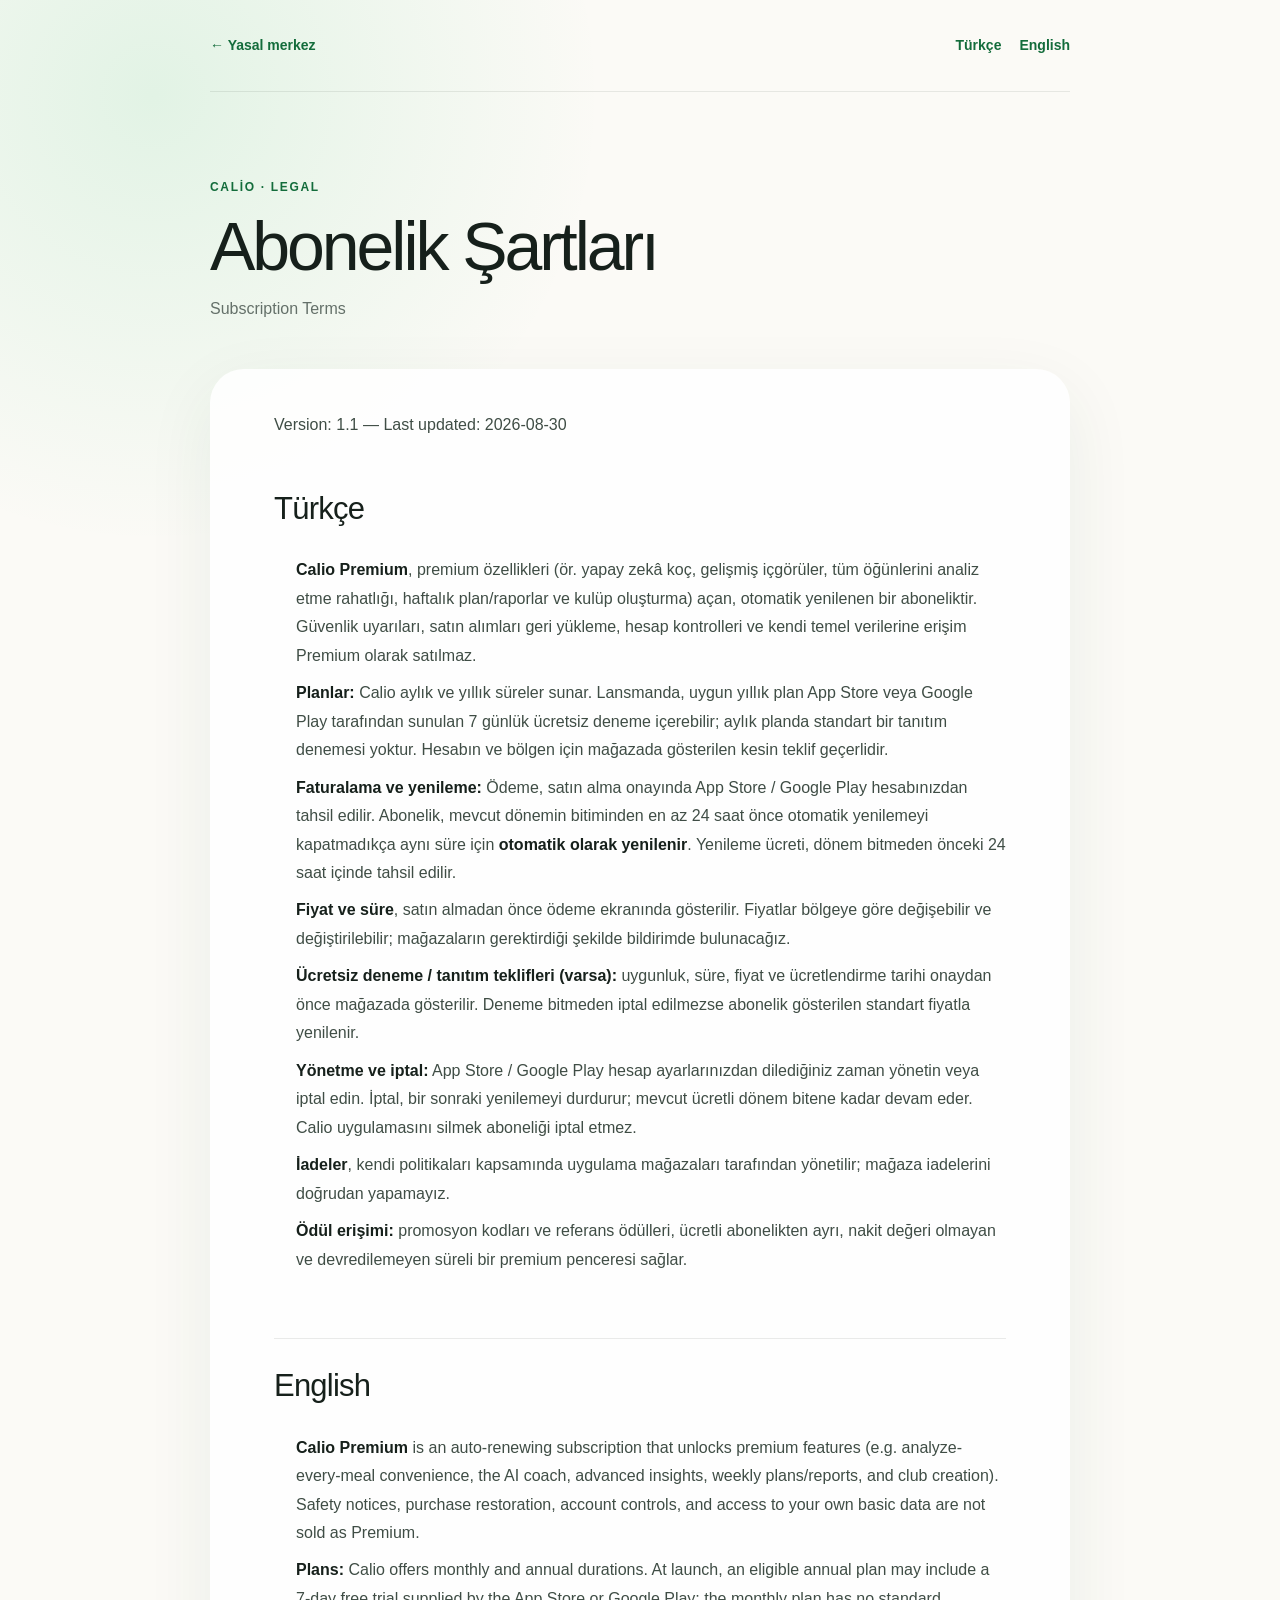
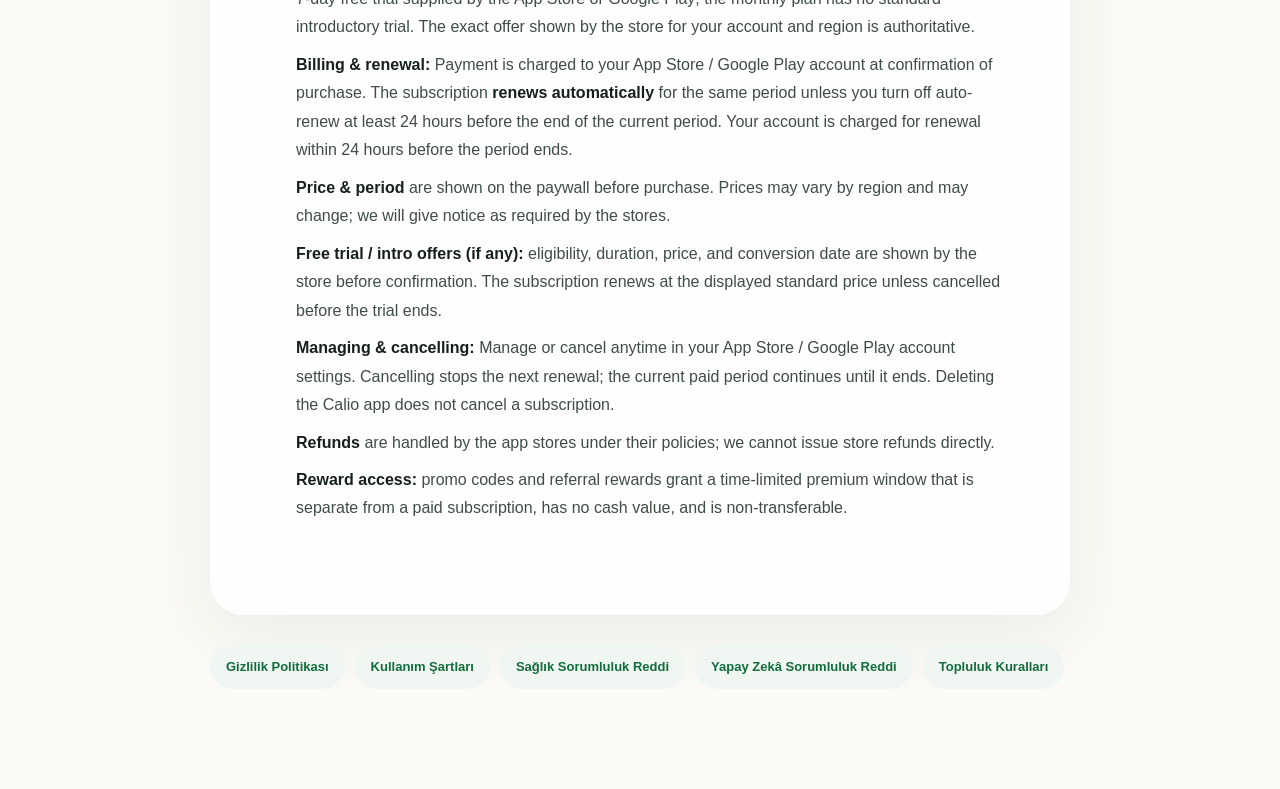
<file: legal/subscription/index.html>
<!DOCTYPE html><html lang="tr"><head><meta charSet="utf-8"/><meta name="viewport" content="width=device-width, initial-scale=1"/><link rel="stylesheet" href="/_next/static/css/index.BO7qpVt_.css" data-rsc-css-href="/_next/static/css/index.BO7qpVt_.css" data-precedence="vite-rsc/importer-resources"/><link rel="modulepreload" fetchPriority="low" href="/_next/static/chunks/index-DchjwWk8.js"/><script src="/_next/static/chunks/rolldown-runtime-C60lm6uB.js" type="module" async=""></script><script src="/_next/static/chunks/framework-BaE7mD_r.js" type="module" async=""></script><script src="/_next/static/chunks/app-elements-Drg5O4vw.js" type="module" async=""></script><script src="/_next/static/chunks/hash-D0ldriCF.js" type="module" async=""></script><script src="/_next/static/chunks/record-BdkTR7AP.js" type="module" async=""></script><script src="/_next/static/chunks/app-rsc-cache-busting-Y28d35v7.js" type="module" async=""></script><script src="/_next/static/chunks/app-rsc-render-mode-IDJu5NEE.js" type="module" async=""></script><script src="/_next/static/chunks/headers-CeAbe3am.js" type="module" async=""></script><script src="/_next/static/chunks/protocol-headers-URL33uU5.js" type="module" async=""></script><script src="/_next/static/chunks/deployment-id-DFhHa9wO.js" type="module" async=""></script><script src="/_next/static/chunks/navigation-errors-wvgRKjB-.js" type="module" async=""></script><link rel="preload" href="https://fonts.googleapis.com/css2?family=Bricolage+Grotesque:opsz,wght@12..96,500..800&amp;family=Inter:wght@400;500;600;700&amp;family=Instrument+Serif:ital@0;1&amp;family=Geist:wght@300;400;500;600;700&amp;display=swap" as="style"/><link rel="modulepreload" href="/_next/static/chunks/layout-segment-context-CV4dxg0F.js" crossorigin=""/><link rel="modulepreload" href="/_next/static/chunks/link-DO76SQKV.js" crossorigin=""/><link rel="modulepreload" href="/_next/static/chunks/query-DDhZxhdQ.js" crossorigin=""/><link rel="preconnect" href="https://fonts.googleapis.com"/><link rel="preconnect" href="https://fonts.gstatic.com" crossorigin="anonymous"/><link href="https://fonts.googleapis.com/css2?family=Bricolage+Grotesque:opsz,wght@12..96,500..800&amp;family=Inter:wght@400;500;600;700&amp;family=Instrument+Serif:ital@0;1&amp;family=Geist:wght@300;400;500;600;700&amp;display=swap" rel="stylesheet"/><script>Object.assign(((self[Symbol.for("vinext.navigationRuntime")]??={bootstrap:{routeManifest:null},functions:{}}).bootstrap.rsc??={rsc:[]}),{params:{"slug":"subscription"},nav:{"pathname":"/legal/subscription","searchParams":[]}})</script><link rel="modulepreload" href="/_next/static/chunks/index-DchjwWk8.js" />
</head><body><main class="legal-shell"><header class="legal-header"><a href="/legal" class="back-link">← Yasal merkez</a><nav class="language-nav" aria-label="Belge dili"><a href="#turkce">Türkçe</a><a href="#english">English</a></nav></header><section class="legal-hero"><span class="eyebrow">Calio · Legal</span><h1>Abonelik Şartları</h1><p>Subscription Terms</p></section><article class="legal-article"><p class="legal-version">Version: 1.1 — Last updated: 2026-08-30</p><h2 id="turkce">Türkçe</h2><ul><li><strong>Calio Premium</strong>, premium özellikleri (ör. yapay zekâ koç, gelişmiş içgörüler, tüm öğünlerini analiz etme rahatlığı, haftalık plan/raporlar ve kulüp oluşturma) açan, otomatik yenilenen bir aboneliktir. Güvenlik uyarıları, satın alımları geri yükleme, hesap kontrolleri ve kendi temel verilerine erişim Premium olarak satılmaz.</li><li><strong>Planlar:</strong> Calio aylık ve yıllık süreler sunar. Lansmanda, uygun yıllık plan App Store veya Google Play tarafından sunulan 7 günlük ücretsiz deneme içerebilir; aylık planda standart bir tanıtım denemesi yoktur. Hesabın ve bölgen için mağazada gösterilen kesin teklif geçerlidir.</li><li><strong>Faturalama ve yenileme:</strong> Ödeme, satın alma onayında App Store / Google Play hesabınızdan tahsil edilir. Abonelik, mevcut dönemin bitiminden en az 24 saat önce otomatik yenilemeyi kapatmadıkça aynı süre için <strong>otomatik olarak yenilenir</strong>. Yenileme ücreti, dönem bitmeden önceki 24 saat içinde tahsil edilir.</li><li><strong>Fiyat ve süre</strong>, satın almadan önce ödeme ekranında gösterilir. Fiyatlar bölgeye göre değişebilir ve değiştirilebilir; mağazaların gerektirdiği şekilde bildirimde bulunacağız.</li><li><strong>Ücretsiz deneme / tanıtım teklifleri (varsa):</strong> uygunluk, süre, fiyat ve ücretlendirme tarihi onaydan önce mağazada gösterilir. Deneme bitmeden iptal edilmezse abonelik gösterilen standart fiyatla yenilenir.</li><li><strong>Yönetme ve iptal:</strong> App Store / Google Play hesap ayarlarınızdan dilediğiniz zaman yönetin veya iptal edin. İptal, bir sonraki yenilemeyi durdurur; mevcut ücretli dönem bitene kadar devam eder. Calio uygulamasını silmek aboneliği iptal etmez.</li><li><strong>İadeler</strong>, kendi politikaları kapsamında uygulama mağazaları tarafından yönetilir; mağaza iadelerini doğrudan yapamayız.</li><li><strong>Ödül erişimi:</strong> promosyon kodları ve referans ödülleri, ücretli abonelikten ayrı, nakit değeri olmayan ve devredilemeyen süreli bir premium penceresi sağlar.</li></ul><h2 id="english">English</h2><ul><li><strong>Calio Premium</strong> is an auto-renewing subscription that unlocks premium features (e.g. analyze-every-meal convenience, the AI coach, advanced insights, weekly plans/reports, and club creation). Safety notices, purchase restoration, account controls, and access to your own basic data are not sold as Premium.</li><li><strong>Plans:</strong> Calio offers monthly and annual durations. At launch, an eligible annual plan may include a 7-day free trial supplied by the App Store or Google Play; the monthly plan has no standard introductory trial. The exact offer shown by the store for your account and region is authoritative.</li><li><strong>Billing &amp; renewal:</strong> Payment is charged to your App Store / Google Play account at confirmation of purchase. The subscription <strong>renews automatically</strong> for the same period unless you turn off auto-renew at least 24 hours before the end of the current period. Your account is charged for renewal within 24 hours before the period ends.</li><li><strong>Price &amp; period</strong> are shown on the paywall before purchase. Prices may vary by region and may change; we will give notice as required by the stores.</li><li><strong>Free trial / intro offers (if any):</strong> eligibility, duration, price, and conversion date are shown by the store before confirmation. The subscription renews at the displayed standard price unless cancelled before the trial ends.</li><li><strong>Managing &amp; cancelling:</strong> Manage or cancel anytime in your App Store / Google Play account settings. Cancelling stops the next renewal; the current paid period continues until it ends. Deleting the Calio app does not cancel a subscription.</li><li><strong>Refunds</strong> are handled by the app stores under their policies; we cannot issue store refunds directly.</li><li><strong>Reward access:</strong> promo codes and referral rewards grant a time-limited premium window that is separate from a paid subscription, has no cash value, and is non-transferable.</li></ul></article><nav class="legal-footer-nav" aria-label="Diğer yasal belgeler"><a href="/legal/privacy">Gizlilik Politikası</a><a href="/legal/terms">Kullanım Şartları</a><a href="/legal/health">Sağlık Sorumluluk Reddi</a><a href="/legal/ai">Yapay Zekâ Sorumluluk Reddi</a><a href="/legal/community">Topluluk Kuralları</a></nav></main><!--$--><!--/$--><div hidden=""><!--$--><div hidden=""><title>Abonelik Şartları · Calio</title><meta name="description" content="Premium ödeme, yenileme, deneme ve iptal koşulları."><meta property="og:title" content="Abonelik Şartları · Calio"><meta property="og:description" content="Premium ödeme, yenileme, deneme ve iptal koşulları."><meta name="twitter:card" content="summary"><meta name="twitter:title" content="Abonelik Şartları · Calio"><meta name="twitter:description" content="Premium ödeme, yenileme, deneme ve iptal koşulları."><link rel="shortcut icon" href="/calio-mark.png"><link rel="icon" href="/calio-mark.png"><link rel="canonical" href="https://calioapp.xyz/legal/subscription"></div><!--/$--></div><script type="module" src="/_next/static/chunks/index-DchjwWk8.js" id="_R_" async=""></script><script>((self[Symbol.for("vinext.navigationRuntime")]??={bootstrap:{routeManifest:null},functions:{}}).bootstrap.rsc??={rsc:[]}).rsc.push("4:I[\"509abb98a5c2\",[],\"Children\",1]\n")</script><script>((self[Symbol.for("vinext.navigationRuntime")]??={bootstrap:{routeManifest:null},functions:{}}).bootstrap.rsc??={rsc:[]}).rsc.push("5:I[\"cf005bbdc1c7\",[],\"GlobalErrorBoundary\",1]\n")</script><script>((self[Symbol.for("vinext.navigationRuntime")]??={bootstrap:{routeManifest:null},functions:{}}).bootstrap.rsc??={rsc:[]}).rsc.push("6:I[\"7a5144ab545b\",[],\"default\",1]\n")</script><script>((self[Symbol.for("vinext.navigationRuntime")]??={bootstrap:{routeManifest:null},functions:{}}).bootstrap.rsc??={rsc:[]}).rsc.push("7:I[\"cf005bbdc1c7\",[],\"ErrorBoundary\",1]\n")</script><script>((self[Symbol.for("vinext.navigationRuntime")]??={bootstrap:{routeManifest:null},functions:{}}).bootstrap.rsc??={rsc:[]}).rsc.push("8:I[\"403ce6bd3b68\",[],\"LayoutSegmentProvider\",1]\n")</script><script>((self[Symbol.for("vinext.navigationRuntime")]??={bootstrap:{routeManifest:null},functions:{}}).bootstrap.rsc??={rsc:[]}).rsc.push("9:I[\"509abb98a5c2\",[],\"Slot\",1]\n")</script><script>((self[Symbol.for("vinext.navigationRuntime")]??={bootstrap:{routeManifest:null},functions:{}}).bootstrap.rsc??={rsc:[]}).rsc.push("a:I[\"ab0674810d0a\",[],\"AppRouterScrollTarget\",1]\n")</script><script>((self[Symbol.for("vinext.navigationRuntime")]??={bootstrap:{routeManifest:null},functions:{}}).bootstrap.rsc??={rsc:[]}).rsc.push("b:I[\"cf005bbdc1c7\",[],\"RedirectBoundary\",1]\n")</script><script>((self[Symbol.for("vinext.navigationRuntime")]??={bootstrap:{routeManifest:null},functions:{}}).bootstrap.rsc??={rsc:[]}).rsc.push("c:\"$Sreact.suspense\"\n")</script><script>((self[Symbol.for("vinext.navigationRuntime")]??={bootstrap:{routeManifest:null},functions:{}}).bootstrap.rsc??={rsc:[]}).rsc.push(":HL[\"/_next/static/css/index.BO7qpVt_.css\",\"style\"     ]\n")</script><script>((self[Symbol.for("vinext.navigationRuntime")]??={bootstrap:{routeManifest:null},functions:{}}).bootstrap.rsc??={rsc:[]}).rsc.push(":HL[\"https://fonts.googleapis.com/css2?family=Bricolage+Grotesque:opsz,wght@12..96,500..800\u0026family=Inter:wght@400;500;600;700\u0026family=Instrument+Serif:ital@0;1\u0026family=Geist:wght@300;400;500;600;700\u0026display=swap\",\"style\"     ]\n")</script><script>((self[Symbol.for("vinext.navigationRuntime")]??={bootstrap:{routeManifest:null},functions:{}}).bootstrap.rsc??={rsc:[]}).rsc.push("0:{\"__route\":\"route:/legal/subscription\",\"__interceptionContext\":null,\"__layoutIds\":[\"layout:/\"],\"__rootLayout\":\"/\",\"__sourcePage\":\"/legal/[slug]/page\",\"__vinext_streaming_metadata_body:route:/legal/subscription\":\"$L1\",\"__vinext_streaming_metadata_outlet:route:/legal/subscription\":\"$L2\",\"page:/legal/subscription\":\"$L3\",\"layout:/\":[[[[\"$\",\"link\",\"css:/_next/static/css/index.BO7qpVt_.css\",{\"rel\":\"stylesheet\",\"precedence\":\"vite-rsc/importer-resources\",\"href\":\"/_next/static/css/index.BO7qpVt_.css\",\"data-rsc-css-href\":\"/_next/static/css/index.BO7qpVt_.css\"}],\"$undefined\"],[\"$\",\"html\",null,{\"lang\":\"tr\",\"children\":[[\"$\",\"head\",null,{\"children\":[[\"$\",\"link\",null,{\"rel\":\"preconnect\",\"href\":\"https://fonts.googleapis.com\"}],[\"$\",\"link\",null,{\"rel\":\"preconnect\",\"href\":\"https://fonts.gstatic.com\",\"crossOrigin\":\"anonymous\"}],[\"$\",\"link\",null,{\"href\":\"https://fonts.googleapis.com/css2?family=Bricolage+Grotesque:opsz,wght@12..96,500..800\u0026family=Inter:wght@400;500;600;700\u0026family=Instrument+Serif:ital@0;1\u0026family=Geist:wght@300;400;500;600;700\u0026display=swap\",\"rel\":\"stylesheet\"}]]}],[\"$\",\"body\",null,{\"children\":[\"$\",\"$L4\",null,{}]}]]}]],null],\"route:/legal/subscription\":[[[\"$\",\"meta\",null,{\"charSet\":\"utf-8\"}],null,[[\"$\",\"meta\",\"0\",{\"name\":\"viewport\",\"content\":\"width=device-width, initial-scale=1\"}]]],[\"$\",\"$L5\",null,{\"fallback\":\"$6\",\"children\":[\"$\",\"$L7\",null,{\"fallback\":\"$6\",\"children\":[\"$\",\"$L8\",null,{\"providerId\":\"layout:/\",\"segmentMap\":{\"children\":[\"legal\",\"subscription\"]},\"children\":[\"$\",\"$L9\",null,{\"id\":\"layout:/\",\"parallelSlots\":\"$undefined\",\"children\":[\"$\",\"$La\",null,{\"children\":[\"$\",\"$Lb\",null,{\"children\":[[\"$\",\"$L8\",null,{\"providerId\":\"page:/legal/subscription\",\"segmentMap\":{\"children\":[\"__PAGE__\"]},\"children\":[\"$\",\"$L9\",null,{\"id\":\"page:/legal/subscription\"}]}],[\"$\",\"$c\",null,{\"fallback\":null,\"children\":[\"$\",\"$L9\",null,{\"id\":\"__vinext_streaming_metadata_outlet:route:/legal/subscription\"}]}]]}]}]}]}]}]}],null,[\"$\",\"div\",null,{\"hidden\":true,\"children\":[\"$\",\"$c\",null,{\"fallback\":null,\"children\":[\"$\",\"$L9\",null,{\"id\":\"__vinext_streaming_metadata_body:route:/legal/subscription\"}]}]}]],\"__layoutFlags\":{\"layout:/\":\"s\"},\"__artifactCompatibility\":{\"schemaVersion\":1,\"graphVersion\":\"app-route-graph:ac1f71547484b1f8\",\"deploymentVersion\":\"5b7c430d-2d85-4fca-b84c-418c39f6c43e\",\"appElementsSchemaVersion\":1,\"rscPayloadSchemaVersion\":1,\"rootBoundaryId\":\"/\",\"renderEpoch\":null},\"__renderObservation\":{\"schemaVersion\":1,\"output\":{\"kind\":\"app-rsc\",\"mountedSlotsFingerprint\":null,\"renderEpoch\":null,\"rootBoundaryId\":\"/\",\"routeId\":\"route:/legal/subscription\"},\"completeness\":\"partial\",\"boundaryOutcome\":{\"kind\":\"unknown\"},\"requestApis\":[{\"kind\":\"connection\",\"status\":\"unknown\"},{\"kind\":\"cookies\",\"status\":\"unknown\"},{\"kind\":\"draftMode\",\"status\":\"unknown\"},{\"kind\":\"headers\",\"status\":\"unknown\"},{\"kind\":\"params\",\"status\":\"observed\"},{\"kind\":\"searchParams\",\"status\":\"unknown\"}],\"dynamicFetches\":[],\"cacheTags\":[\"/legal/subscription\",\"_N_T_/layout\",\"_N_T_/legal/[slug]/layout\",\"_N_T_/legal/[slug]/page\",\"_N_T_/legal/layout\",\"_N_T_/legal/subscription\"],\"pathTags\":[\"/legal/subscription\"],\"cacheability\":\"unknown\",\"downgrade\":{\"target\":\"freshRender\",\"reasons\":[{\"code\":\"CP_DOWNGRADE_CACHEABILITY_UNKNOWN\",\"target\":\"freshRender\"},{\"code\":\"CP_DOWNGRADE_INCOMPLETE_OBSERVATION\",\"completeness\":\"partial\",\"target\":\"freshRender\"},{\"code\":\"CP_DOWNGRADE_UNKNOWN_REQUEST_API\",\"requestApi\":\"connection\",\"target\":\"freshRender\"},{\"code\":\"CP_DOWNGRADE_UNKNOWN_REQUEST_API\",\"requestApi\":\"cookies\",\"target\":\"freshRender\"},{\"code\":\"CP_DOWNGRADE_UNKNOWN_REQUEST_API\",\"requestApi\":\"draftMode\",\"target\":\"freshRender\"},{\"code\":\"CP_DOWNGRADE_UNKNOWN_REQUEST_API\",\"requestApi\":\"headers\",\"target\":\"freshRender\"},{\"code\":\"CP_DOWNGRADE_PUBLIC_REQUEST_API\",\"requestApi\":\"params\",\"target\":\"publicVariant\"},{\"code\":\"CP_DOWNGRADE_UNKNOWN_REQUEST_API\",\"requestApi\":\"searchParams\",\"target\":\"freshRender\"}],\"fallback\":{\"kind\":\"breakerFallback\",\"code\":\"CP_PRIVATE_DYNAMIC_DOWNGRADE\",\"mode\":\"renderFresh\",\"scope\":\"affectedOutput\",\"fields\":{\"reasonCodes\":[\"CP_DOWNGRADE_CACHEABILITY_UNKNOWN\",\"CP_DOWNGRADE_INCOMPLETE_OBSERVATION\",\"CP_DOWNGRADE_UNKNOWN_REQUEST_API\",\"CP_DOWNGRADE_UNKNOWN_REQUEST_API\",\"CP_DOWNGRADE_UNKNOWN_REQUEST_API\",\"CP_DOWNGRADE_UNKNOWN_REQUEST_API\",\"CP_DOWNGRADE_PUBLIC_REQUEST_API\",\"CP_DOWNGRADE_UNKNOWN_REQUEST_API\"],\"target\":\"freshRender\"}},\"isPublicCacheCandidate\":false}}}\n")</script><script>((self[Symbol.for("vinext.navigationRuntime")]??={bootstrap:{routeManifest:null},functions:{}}).bootstrap.rsc??={rsc:[]}).rsc.push("1:[\"$\",\"div\",null,{\"hidden\":true,\"dangerouslySetInnerHTML\":{\"__html\":\"\u003ctitle\u003eAbonelik Şartları · Calio\u003c/title\u003e\u003cmeta name=\\\"description\\\" content=\\\"Premium ödeme, yenileme, deneme ve iptal koşulları.\\\"\u003e\u003cmeta property=\\\"og:title\\\" content=\\\"Abonelik Şartları · Calio\\\"\u003e\u003cmeta property=\\\"og:description\\\" content=\\\"Premium ödeme, yenileme, deneme ve iptal koşulları.\\\"\u003e\u003cmeta name=\\\"twitter:card\\\" content=\\\"summary\\\"\u003e\u003cmeta name=\\\"twitter:title\\\" content=\\\"Abonelik Şartları · Calio\\\"\u003e\u003cmeta name=\\\"twitter:description\\\" content=\\\"Premium ödeme, yenileme, deneme ve iptal koşulları.\\\"\u003e\u003clink rel=\\\"shortcut icon\\\" href=\\\"/calio-mark.png\\\"\u003e\u003clink rel=\\\"icon\\\" href=\\\"/calio-mark.png\\\"\u003e\u003clink rel=\\\"canonical\\\" href=\\\"https://calioapp.xyz/legal/subscription\\\"\u003e\"}}]\n")</script><script>((self[Symbol.for("vinext.navigationRuntime")]??={bootstrap:{routeManifest:null},functions:{}}).bootstrap.rsc??={rsc:[]}).rsc.push("2:null\n")</script><script>((self[Symbol.for("vinext.navigationRuntime")]??={bootstrap:{routeManifest:null},functions:{}}).bootstrap.rsc??={rsc:[]}).rsc.push("d:I[\"c2747888630f\",[],\"default\",1]\n")</script><script>((self[Symbol.for("vinext.navigationRuntime")]??={bootstrap:{routeManifest:null},functions:{}}).bootstrap.rsc??={rsc:[]}).rsc.push("3:[\"$\",\"main\",null,{\"className\":\"legal-shell\",\"children\":[[\"$\",\"header\",null,{\"className\":\"legal-header\",\"children\":[[\"$\",\"$Ld\",null,{\"href\":\"/legal\",\"className\":\"back-link\",\"children\":\"← Yasal merkez\"}],[\"$\",\"nav\",null,{\"className\":\"language-nav\",\"aria-label\":\"Belge dili\",\"children\":[[\"$\",\"a\",null,{\"href\":\"#turkce\",\"children\":\"Türkçe\"}],[\"$\",\"a\",null,{\"href\":\"#english\",\"children\":\"English\"}]]}]]}],[\"$\",\"section\",null,{\"className\":\"legal-hero\",\"children\":[[\"$\",\"span\",null,{\"className\":\"eyebrow\",\"children\":\"Calio · Legal\"}],[\"$\",\"h1\",null,{\"children\":\"Abonelik Şartları\"}],[\"$\",\"p\",null,{\"children\":\"Subscription Terms\"}]]}],[\"$\",\"article\",null,{\"className\":\"legal-article\",\"children\":[[\"$\",\"p\",\"0\",{\"className\":\"legal-version\",\"children\":\"Version: 1.1 — Last updated: 2026-08-30\"}],[\"$\",\"h2\",\"1\",{\"id\":\"turkce\",\"children\":\"Türkçe\"}],[\"$\",\"ul\",\"2\",{\"children\":[[\"$\",\"li\",\"0\",{\"children\":[[\"$\",\"strong\",\"0\",{\"children\":\"Calio Premium\"}],\", premium özellikleri (ör. yapay zekâ koç, gelişmiş içgörüler, tüm öğünlerini analiz etme rahatlığı, haftalık plan/raporlar ve kulüp oluşturma) açan, otomatik yenilenen bir aboneliktir. Güvenlik uyarıları, satın alımları geri yükleme, hesap kontrolleri ve kendi temel verilerine erişim Premium olarak satılmaz.\"]}],[\"$\",\"li\",\"1\",{\"children\":[[\"$\",\"strong\",\"0\",{\"children\":\"Planlar:\"}],\" Calio aylık ve yıllık süreler sunar. Lansmanda, uygun yıllık plan App Store veya Google Play tarafından sunulan 7 günlük ücretsiz deneme içerebilir; aylık planda standart bir tanıtım denemesi yoktur. Hesabın ve bölgen için mağazada gösterilen kesin teklif geçerlidir.\"]}],[\"$\",\"li\",\"2\",{\"children\":[[\"$\",\"strong\",\"0\",{\"children\":\"Faturalama ve yenileme:\"}],\" Ödeme, satın alma onayında App Store / Google Play hesabınızdan tahsil edilir. Abonelik, mevcut dönemin bitiminden en az 24 saat önce otomatik yenilemeyi kapatmadıkça aynı süre için \",[\"$\",\"strong\",\"2\",{\"children\":\"otomatik olarak yenilenir\"}],\". Yenileme ücreti, dönem bitmeden önceki 24 saat içinde tahsil edilir.\"]}],[\"$\",\"li\",\"3\",{\"children\":[[\"$\",\"strong\",\"0\",{\"children\":\"Fiyat ve süre\"}],\", satın almadan önce ödeme ekranında gösterilir. Fiyatlar bölgeye göre değişebilir ve değiştirilebilir; mağazaların gerektirdiği şekilde bildirimde bulunacağız.\"]}],[\"$\",\"li\",\"4\",{\"children\":[[\"$\",\"strong\",\"0\",{\"children\":\"Ücretsiz deneme / tanıtım teklifleri (varsa):\"}],\" uygunluk, süre, fiyat ve ücretlendirme tarihi onaydan önce mağazada gösterilir. Deneme bitmeden iptal edilmezse abonelik gösterilen standart fiyatla yenilenir.\"]}],[\"$\",\"li\",\"5\",{\"children\":[[\"$\",\"strong\",\"0\",{\"children\":\"Yönetme ve iptal:\"}],\" App Store / Google Play hesap ayarlarınızdan dilediğiniz zaman yönetin veya iptal edin. İptal, bir sonraki yenilemeyi durdurur; mevcut ücretli dönem bitene kadar devam eder. Calio uygulamasını silmek aboneliği iptal etmez.\"]}],[\"$\",\"li\",\"6\",{\"children\":[[\"$\",\"strong\",\"0\",{\"children\":\"İadeler\"}],\", kendi politikaları kapsamında uygulama mağazaları tarafından yönetilir; mağaza iadelerini doğrudan yapamayız.\"]}],[\"$\",\"li\",\"7\",{\"children\":[[\"$\",\"strong\",\"0\",{\"children\":\"Ödül erişimi:\"}],\" promosyon kodları ve referans ödülleri, ücretli abonelikten ayrı, nakit değeri olmayan ve devredilemeyen süreli bir premium penceresi sağlar.\"]}]]}],[\"$\",\"h2\",\"3\",{\"id\":\"english\",\"children\":\"English\"}],[\"$\",\"ul\",\"4\",{\"children\":[[\"$\",\"li\",\"0\",{\"children\":[[\"$\",\"strong\",\"0\",{\"children\":\"Calio Premium\"}],\" is an auto-renewing subscription that unlocks premium features (e.g. analyze-every-meal convenience, the AI coach, advanced insights, weekly plans/reports, and club creation). Safety notices, purchase restoration, account controls, and access to your own basic data are not sold as Premium.\"]}],[\"$\",\"li\",\"1\",{\"children\":[[\"$\",\"strong\",\"0\",{\"children\":\"Plans:\"}],\" Calio offers monthly and annual durations. At launch, an eligible annual plan may include a 7-day free trial supplied by the App Store or Google Play; the monthly plan has no standard introductory trial. The exact offer shown by the store for your account and region is authoritative.\"]}],\"$Le\",\"$Lf\",\"$L10\",\"$L11\",\"$L12\",\"$L13\"]}]]}],\"$L14\"]}]\n")</script><script>((self[Symbol.for("vinext.navigationRuntime")]??={bootstrap:{routeManifest:null},functions:{}}).bootstrap.rsc??={rsc:[]}).rsc.push("e:[\"$\",\"li\",\"2\",{\"children\":[[\"$\",\"strong\",\"0\",{\"children\":\"Billing \u0026 renewal:\"}],\" Payment is charged to your App Store / Google Play account at confirmation of purchase. The subscription \",[\"$\",\"strong\",\"2\",{\"children\":\"renews automatically\"}],\" for the same period unless you turn off auto-renew at least 24 hours before the end of the current period. Your account is charged for renewal within 24 hours before the period ends.\"]}]\n")</script><script>((self[Symbol.for("vinext.navigationRuntime")]??={bootstrap:{routeManifest:null},functions:{}}).bootstrap.rsc??={rsc:[]}).rsc.push("f:[\"$\",\"li\",\"3\",{\"children\":[[\"$\",\"strong\",\"0\",{\"children\":\"Price \u0026 period\"}],\" are shown on the paywall before purchase. Prices may vary by region and may change; we will give notice as required by the stores.\"]}]\n")</script><script>((self[Symbol.for("vinext.navigationRuntime")]??={bootstrap:{routeManifest:null},functions:{}}).bootstrap.rsc??={rsc:[]}).rsc.push("10:[\"$\",\"li\",\"4\",{\"children\":[[\"$\",\"strong\",\"0\",{\"children\":\"Free trial / intro offers (if any):\"}],\" eligibility, duration, price, and conversion date are shown by the store before confirmation. The subscription renews at the displayed standard price unless cancelled before the trial ends.\"]}]\n")</script><script>((self[Symbol.for("vinext.navigationRuntime")]??={bootstrap:{routeManifest:null},functions:{}}).bootstrap.rsc??={rsc:[]}).rsc.push("11:[\"$\",\"li\",\"5\",{\"children\":[[\"$\",\"strong\",\"0\",{\"children\":\"Managing \u0026 cancelling:\"}],\" Manage or cancel anytime in your App Store / Google Play account settings. Cancelling stops the next renewal; the current paid period continues until it ends. Deleting the Calio app does not cancel a subscription.\"]}]\n")</script><script>((self[Symbol.for("vinext.navigationRuntime")]??={bootstrap:{routeManifest:null},functions:{}}).bootstrap.rsc??={rsc:[]}).rsc.push("12:[\"$\",\"li\",\"6\",{\"children\":[[\"$\",\"strong\",\"0\",{\"children\":\"Refunds\"}],\" are handled by the app stores under their policies; we cannot issue store refunds directly.\"]}]\n")</script><script>((self[Symbol.for("vinext.navigationRuntime")]??={bootstrap:{routeManifest:null},functions:{}}).bootstrap.rsc??={rsc:[]}).rsc.push("13:[\"$\",\"li\",\"7\",{\"children\":[[\"$\",\"strong\",\"0\",{\"children\":\"Reward access:\"}],\" promo codes and referral rewards grant a time-limited premium window that is separate from a paid subscription, has no cash value, and is non-transferable.\"]}]\n")</script><script>((self[Symbol.for("vinext.navigationRuntime")]??={bootstrap:{routeManifest:null},functions:{}}).bootstrap.rsc??={rsc:[]}).rsc.push("14:[\"$\",\"nav\",null,{\"className\":\"legal-footer-nav\",\"aria-label\":\"Diğer yasal belgeler\",\"children\":[[\"$\",\"$Ld\",\"privacy\",{\"href\":\"/legal/privacy\",\"children\":\"Gizlilik Politikası\"}],[\"$\",\"$Ld\",\"terms\",{\"href\":\"/legal/terms\",\"children\":\"Kullanım Şartları\"}],[\"$\",\"$Ld\",\"health\",{\"href\":\"/legal/health\",\"children\":\"Sağlık Sorumluluk Reddi\"}],[\"$\",\"$Ld\",\"ai\",{\"href\":\"/legal/ai\",\"children\":\"Yapay Zekâ Sorumluluk Reddi\"}],[\"$\",\"$Ld\",\"community\",{\"href\":\"/legal/community\",\"children\":\"Topluluk Kuralları\"}]]}]\n")</script><script>Object.assign(((self[Symbol.for("vinext.navigationRuntime")]??={bootstrap:{routeManifest:null},functions:{}}).bootstrap.rsc??={rsc:[]}),{"initialCacheKind":"static"});((self[Symbol.for("vinext.navigationRuntime")]??={bootstrap:{routeManifest:null},functions:{}}).bootstrap.rsc??={rsc:[]}).done=true</script></body></html>
</file>
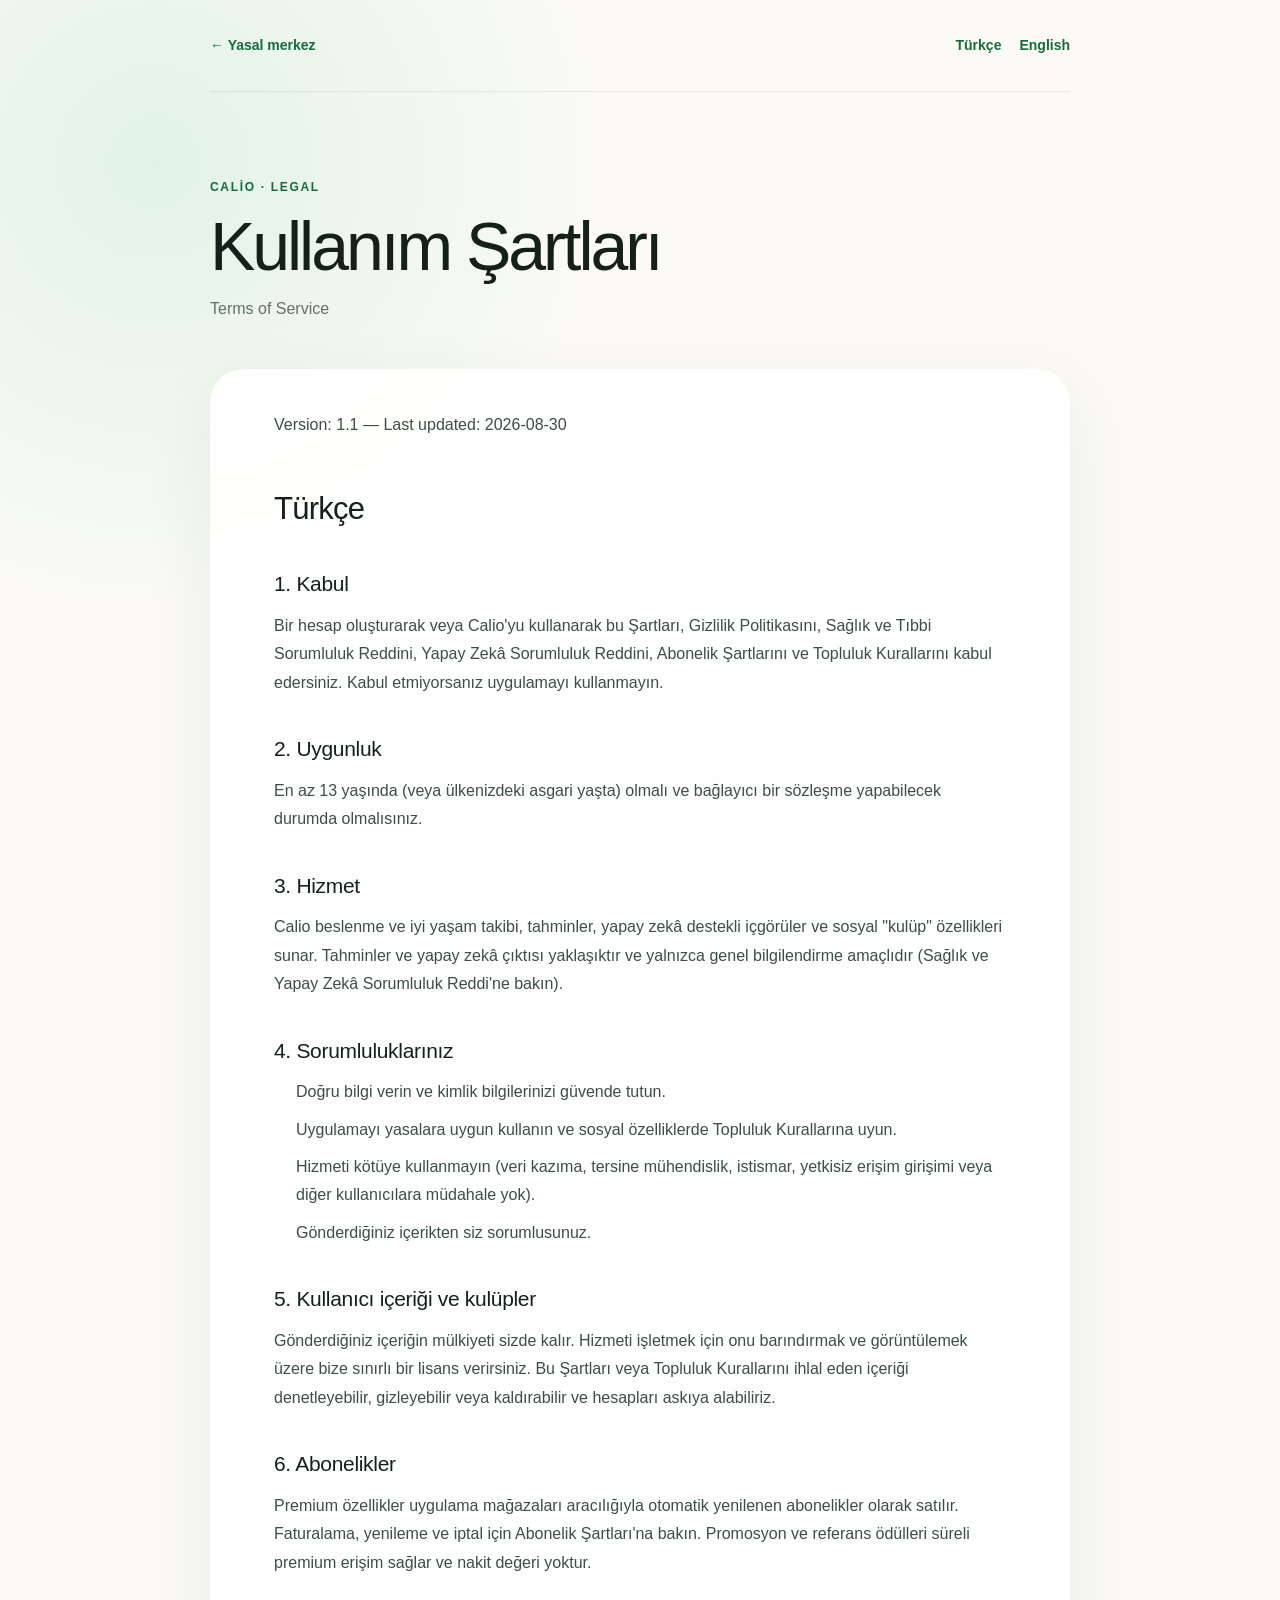
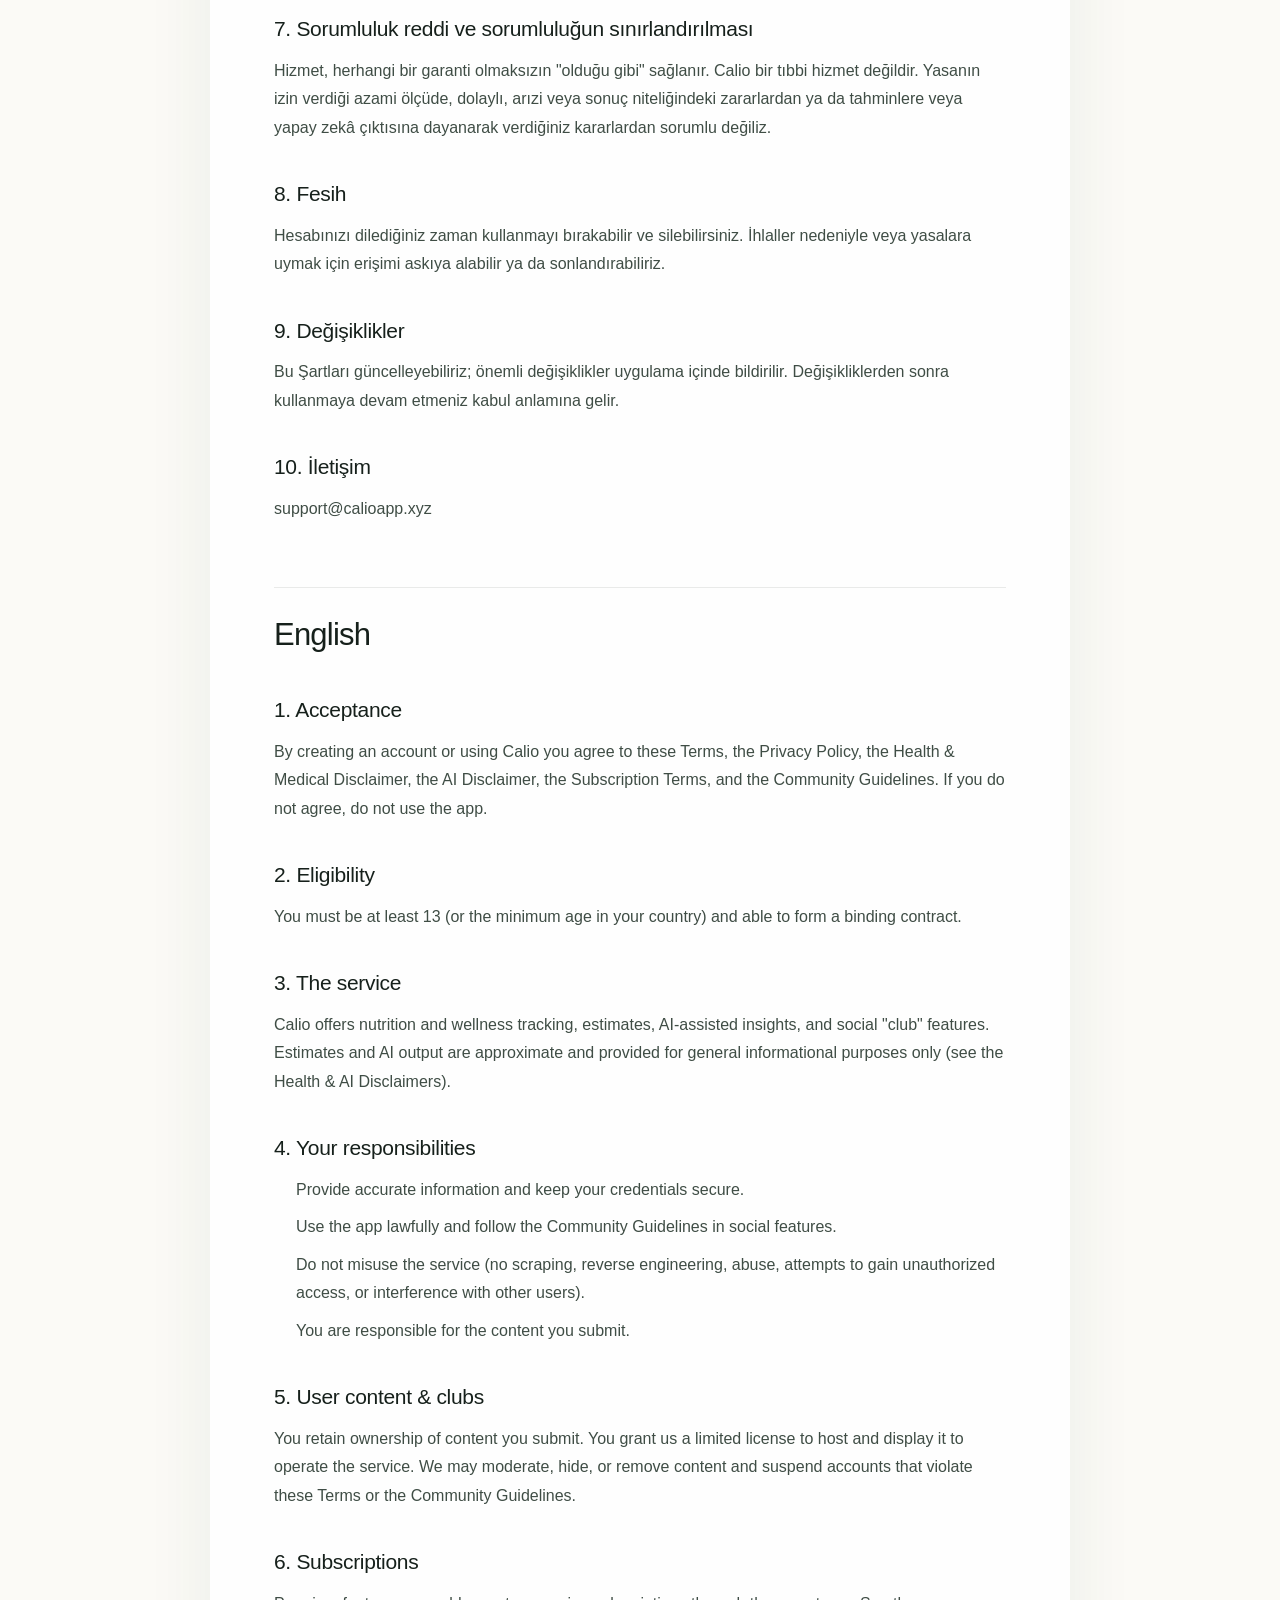
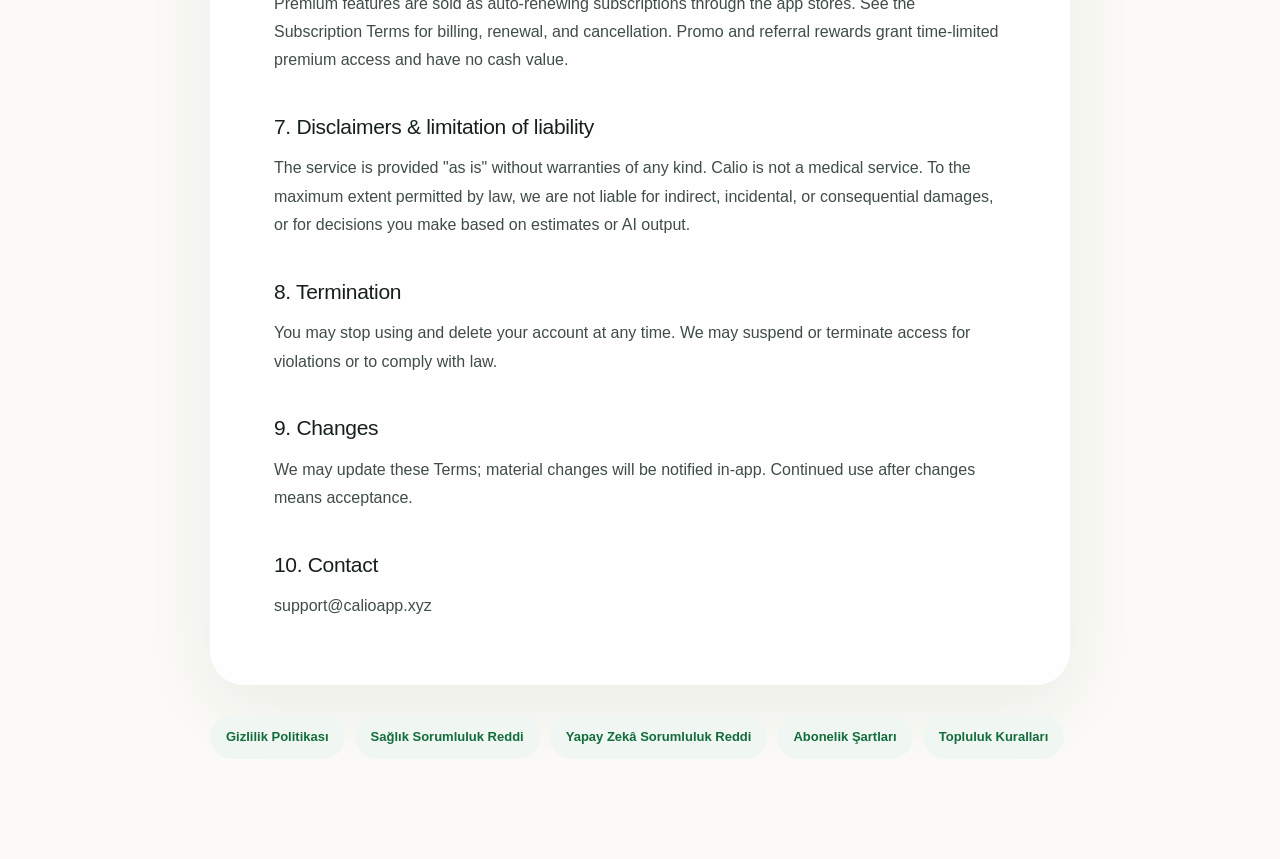
<file: legal/terms/index.html>
<!DOCTYPE html><html lang="tr"><head><meta charSet="utf-8"/><meta name="viewport" content="width=device-width, initial-scale=1"/><link rel="stylesheet" href="/_next/static/css/index.BO7qpVt_.css" data-rsc-css-href="/_next/static/css/index.BO7qpVt_.css" data-precedence="vite-rsc/importer-resources"/><link rel="modulepreload" fetchPriority="low" href="/_next/static/chunks/index-DchjwWk8.js"/><script src="/_next/static/chunks/rolldown-runtime-C60lm6uB.js" type="module" async=""></script><script src="/_next/static/chunks/framework-BaE7mD_r.js" type="module" async=""></script><script src="/_next/static/chunks/app-elements-Drg5O4vw.js" type="module" async=""></script><script src="/_next/static/chunks/hash-D0ldriCF.js" type="module" async=""></script><script src="/_next/static/chunks/record-BdkTR7AP.js" type="module" async=""></script><script src="/_next/static/chunks/app-rsc-cache-busting-Y28d35v7.js" type="module" async=""></script><script src="/_next/static/chunks/app-rsc-render-mode-IDJu5NEE.js" type="module" async=""></script><script src="/_next/static/chunks/headers-CeAbe3am.js" type="module" async=""></script><script src="/_next/static/chunks/protocol-headers-URL33uU5.js" type="module" async=""></script><script src="/_next/static/chunks/deployment-id-DFhHa9wO.js" type="module" async=""></script><script src="/_next/static/chunks/navigation-errors-wvgRKjB-.js" type="module" async=""></script><link rel="preload" href="https://fonts.googleapis.com/css2?family=Bricolage+Grotesque:opsz,wght@12..96,500..800&amp;family=Inter:wght@400;500;600;700&amp;family=Instrument+Serif:ital@0;1&amp;family=Geist:wght@300;400;500;600;700&amp;display=swap" as="style"/><link rel="modulepreload" href="/_next/static/chunks/layout-segment-context-CV4dxg0F.js" crossorigin=""/><link rel="modulepreload" href="/_next/static/chunks/link-DO76SQKV.js" crossorigin=""/><link rel="modulepreload" href="/_next/static/chunks/query-DDhZxhdQ.js" crossorigin=""/><link rel="preconnect" href="https://fonts.googleapis.com"/><link rel="preconnect" href="https://fonts.gstatic.com" crossorigin="anonymous"/><link href="https://fonts.googleapis.com/css2?family=Bricolage+Grotesque:opsz,wght@12..96,500..800&amp;family=Inter:wght@400;500;600;700&amp;family=Instrument+Serif:ital@0;1&amp;family=Geist:wght@300;400;500;600;700&amp;display=swap" rel="stylesheet"/><script>Object.assign(((self[Symbol.for("vinext.navigationRuntime")]??={bootstrap:{routeManifest:null},functions:{}}).bootstrap.rsc??={rsc:[]}),{params:{"slug":"terms"},nav:{"pathname":"/legal/terms","searchParams":[]}})</script><link rel="modulepreload" href="/_next/static/chunks/index-DchjwWk8.js" />
</head><body><main class="legal-shell"><header class="legal-header"><a href="/legal" class="back-link">← Yasal merkez</a><nav class="language-nav" aria-label="Belge dili"><a href="#turkce">Türkçe</a><a href="#english">English</a></nav></header><section class="legal-hero"><span class="eyebrow">Calio · Legal</span><h1>Kullanım Şartları</h1><p>Terms of Service</p></section><article class="legal-article"><p class="legal-version">Version: 1.1 — Last updated: 2026-08-30</p><h2 id="turkce">Türkçe</h2><h3>1. Kabul</h3><p>Bir hesap oluşturarak veya Calio&#x27;yu kullanarak bu Şartları, Gizlilik Politikasını, Sağlık ve Tıbbi Sorumluluk Reddini, Yapay Zekâ Sorumluluk Reddini, Abonelik Şartlarını ve Topluluk Kurallarını kabul edersiniz. Kabul etmiyorsanız uygulamayı kullanmayın.</p><h3>2. Uygunluk</h3><p>En az 13 yaşında (veya ülkenizdeki asgari yaşta) olmalı ve bağlayıcı bir sözleşme yapabilecek durumda olmalısınız.</p><h3>3. Hizmet</h3><p>Calio beslenme ve iyi yaşam takibi, tahminler, yapay zekâ destekli içgörüler ve sosyal &quot;kulüp&quot; özellikleri sunar. Tahminler ve yapay zekâ çıktısı yaklaşıktır ve yalnızca genel bilgilendirme amaçlıdır (Sağlık ve Yapay Zekâ Sorumluluk Reddi&#x27;ne bakın).</p><h3>4. Sorumluluklarınız</h3><ul><li>Doğru bilgi verin ve kimlik bilgilerinizi güvende tutun.</li><li>Uygulamayı yasalara uygun kullanın ve sosyal özelliklerde Topluluk Kurallarına uyun.</li><li>Hizmeti kötüye kullanmayın (veri kazıma, tersine mühendislik, istismar, yetkisiz erişim girişimi veya diğer kullanıcılara müdahale yok).</li><li>Gönderdiğiniz içerikten siz sorumlusunuz.</li></ul><h3>5. Kullanıcı içeriği ve kulüpler</h3><p>Gönderdiğiniz içeriğin mülkiyeti sizde kalır. Hizmeti işletmek için onu barındırmak ve görüntülemek üzere bize sınırlı bir lisans verirsiniz. Bu Şartları veya Topluluk Kurallarını ihlal eden içeriği denetleyebilir, gizleyebilir veya kaldırabilir ve hesapları askıya alabiliriz.</p><h3>6. Abonelikler</h3><p>Premium özellikler uygulama mağazaları aracılığıyla otomatik yenilenen abonelikler olarak satılır. Faturalama, yenileme ve iptal için Abonelik Şartları&#x27;na bakın. Promosyon ve referans ödülleri süreli premium erişim sağlar ve nakit değeri yoktur.</p><h3>7. Sorumluluk reddi ve sorumluluğun sınırlandırılması</h3><p>Hizmet, herhangi bir garanti olmaksızın &quot;olduğu gibi&quot; sağlanır. Calio bir tıbbi hizmet değildir. Yasanın izin verdiği azami ölçüde, dolaylı, arızi veya sonuç niteliğindeki zararlardan ya da tahminlere veya yapay zekâ çıktısına dayanarak verdiğiniz kararlardan sorumlu değiliz.</p><h3>8. Fesih</h3><p>Hesabınızı dilediğiniz zaman kullanmayı bırakabilir ve silebilirsiniz. İhlaller nedeniyle veya yasalara uymak için erişimi askıya alabilir ya da sonlandırabiliriz.</p><h3>9. Değişiklikler</h3><p>Bu Şartları güncelleyebiliriz; önemli değişiklikler uygulama içinde bildirilir. Değişikliklerden sonra kullanmaya devam etmeniz kabul anlamına gelir.</p><h3>10. İletişim</h3><p>support@calioapp.xyz</p><h2 id="english">English</h2><h3>1. Acceptance</h3><p>By creating an account or using Calio you agree to these Terms, the Privacy Policy, the Health &amp; Medical Disclaimer, the AI Disclaimer, the Subscription Terms, and the Community Guidelines. If you do not agree, do not use the app.</p><h3>2. Eligibility</h3><p>You must be at least 13 (or the minimum age in your country) and able to form a binding contract.</p><h3>3. The service</h3><p>Calio offers nutrition and wellness tracking, estimates, AI-assisted insights, and social &quot;club&quot; features. Estimates and AI output are approximate and provided for general informational purposes only (see the Health &amp; AI Disclaimers).</p><h3>4. Your responsibilities</h3><ul><li>Provide accurate information and keep your credentials secure.</li><li>Use the app lawfully and follow the Community Guidelines in social features.</li><li>Do not misuse the service (no scraping, reverse engineering, abuse, attempts to gain unauthorized access, or interference with other users).</li><li>You are responsible for the content you submit.</li></ul><h3>5. User content &amp; clubs</h3><p>You retain ownership of content you submit. You grant us a limited license to host and display it to operate the service. We may moderate, hide, or remove content and suspend accounts that violate these Terms or the Community Guidelines.</p><h3>6. Subscriptions</h3><p>Premium features are sold as auto-renewing subscriptions through the app stores. See the Subscription Terms for billing, renewal, and cancellation. Promo and referral rewards grant time-limited premium access and have no cash value.</p><h3>7. Disclaimers &amp; limitation of liability</h3><p>The service is provided &quot;as is&quot; without warranties of any kind. Calio is not a medical service. To the maximum extent permitted by law, we are not liable for indirect, incidental, or consequential damages, or for decisions you make based on estimates or AI output.</p><h3>8. Termination</h3><p>You may stop using and delete your account at any time. We may suspend or terminate access for violations or to comply with law.</p><h3>9. Changes</h3><p>We may update these Terms; material changes will be notified in-app. Continued use after changes means acceptance.</p><h3>10. Contact</h3><p>support@calioapp.xyz</p></article><nav class="legal-footer-nav" aria-label="Diğer yasal belgeler"><a href="/legal/privacy">Gizlilik Politikası</a><a href="/legal/health">Sağlık Sorumluluk Reddi</a><a href="/legal/ai">Yapay Zekâ Sorumluluk Reddi</a><a href="/legal/subscription">Abonelik Şartları</a><a href="/legal/community">Topluluk Kuralları</a></nav></main><!--$--><!--/$--><div hidden=""><!--$--><div hidden=""><title>Kullanım Şartları · Calio</title><meta name="description" content="Calio hizmetinin kullanım koşulları ve sorumluluklar."><meta property="og:title" content="Kullanım Şartları · Calio"><meta property="og:description" content="Calio hizmetinin kullanım koşulları ve sorumluluklar."><meta name="twitter:card" content="summary"><meta name="twitter:title" content="Kullanım Şartları · Calio"><meta name="twitter:description" content="Calio hizmetinin kullanım koşulları ve sorumluluklar."><link rel="shortcut icon" href="/calio-mark.png"><link rel="icon" href="/calio-mark.png"><link rel="canonical" href="https://calioapp.xyz/legal/terms"></div><!--/$--></div><script type="module" src="/_next/static/chunks/index-DchjwWk8.js" id="_R_" async=""></script><script>((self[Symbol.for("vinext.navigationRuntime")]??={bootstrap:{routeManifest:null},functions:{}}).bootstrap.rsc??={rsc:[]}).rsc.push("4:I[\"509abb98a5c2\",[],\"Children\",1]\n")</script><script>((self[Symbol.for("vinext.navigationRuntime")]??={bootstrap:{routeManifest:null},functions:{}}).bootstrap.rsc??={rsc:[]}).rsc.push("5:I[\"cf005bbdc1c7\",[],\"GlobalErrorBoundary\",1]\n")</script><script>((self[Symbol.for("vinext.navigationRuntime")]??={bootstrap:{routeManifest:null},functions:{}}).bootstrap.rsc??={rsc:[]}).rsc.push("6:I[\"7a5144ab545b\",[],\"default\",1]\n")</script><script>((self[Symbol.for("vinext.navigationRuntime")]??={bootstrap:{routeManifest:null},functions:{}}).bootstrap.rsc??={rsc:[]}).rsc.push("7:I[\"cf005bbdc1c7\",[],\"ErrorBoundary\",1]\n")</script><script>((self[Symbol.for("vinext.navigationRuntime")]??={bootstrap:{routeManifest:null},functions:{}}).bootstrap.rsc??={rsc:[]}).rsc.push("8:I[\"403ce6bd3b68\",[],\"LayoutSegmentProvider\",1]\n")</script><script>((self[Symbol.for("vinext.navigationRuntime")]??={bootstrap:{routeManifest:null},functions:{}}).bootstrap.rsc??={rsc:[]}).rsc.push("9:I[\"509abb98a5c2\",[],\"Slot\",1]\n")</script><script>((self[Symbol.for("vinext.navigationRuntime")]??={bootstrap:{routeManifest:null},functions:{}}).bootstrap.rsc??={rsc:[]}).rsc.push("a:I[\"ab0674810d0a\",[],\"AppRouterScrollTarget\",1]\n")</script><script>((self[Symbol.for("vinext.navigationRuntime")]??={bootstrap:{routeManifest:null},functions:{}}).bootstrap.rsc??={rsc:[]}).rsc.push("b:I[\"cf005bbdc1c7\",[],\"RedirectBoundary\",1]\n")</script><script>((self[Symbol.for("vinext.navigationRuntime")]??={bootstrap:{routeManifest:null},functions:{}}).bootstrap.rsc??={rsc:[]}).rsc.push("c:\"$Sreact.suspense\"\n")</script><script>((self[Symbol.for("vinext.navigationRuntime")]??={bootstrap:{routeManifest:null},functions:{}}).bootstrap.rsc??={rsc:[]}).rsc.push(":HL[\"/_next/static/css/index.BO7qpVt_.css\",\"style\"     ]\n")</script><script>((self[Symbol.for("vinext.navigationRuntime")]??={bootstrap:{routeManifest:null},functions:{}}).bootstrap.rsc??={rsc:[]}).rsc.push(":HL[\"https://fonts.googleapis.com/css2?family=Bricolage+Grotesque:opsz,wght@12..96,500..800\u0026family=Inter:wght@400;500;600;700\u0026family=Instrument+Serif:ital@0;1\u0026family=Geist:wght@300;400;500;600;700\u0026display=swap\",\"style\"     ]\n")</script><script>((self[Symbol.for("vinext.navigationRuntime")]??={bootstrap:{routeManifest:null},functions:{}}).bootstrap.rsc??={rsc:[]}).rsc.push("0:{\"__route\":\"route:/legal/terms\",\"__interceptionContext\":null,\"__layoutIds\":[\"layout:/\"],\"__rootLayout\":\"/\",\"__sourcePage\":\"/legal/[slug]/page\",\"__vinext_streaming_metadata_body:route:/legal/terms\":\"$L1\",\"__vinext_streaming_metadata_outlet:route:/legal/terms\":\"$L2\",\"page:/legal/terms\":\"$L3\",\"layout:/\":[[[[\"$\",\"link\",\"css:/_next/static/css/index.BO7qpVt_.css\",{\"rel\":\"stylesheet\",\"precedence\":\"vite-rsc/importer-resources\",\"href\":\"/_next/static/css/index.BO7qpVt_.css\",\"data-rsc-css-href\":\"/_next/static/css/index.BO7qpVt_.css\"}],\"$undefined\"],[\"$\",\"html\",null,{\"lang\":\"tr\",\"children\":[[\"$\",\"head\",null,{\"children\":[[\"$\",\"link\",null,{\"rel\":\"preconnect\",\"href\":\"https://fonts.googleapis.com\"}],[\"$\",\"link\",null,{\"rel\":\"preconnect\",\"href\":\"https://fonts.gstatic.com\",\"crossOrigin\":\"anonymous\"}],[\"$\",\"link\",null,{\"href\":\"https://fonts.googleapis.com/css2?family=Bricolage+Grotesque:opsz,wght@12..96,500..800\u0026family=Inter:wght@400;500;600;700\u0026family=Instrument+Serif:ital@0;1\u0026family=Geist:wght@300;400;500;600;700\u0026display=swap\",\"rel\":\"stylesheet\"}]]}],[\"$\",\"body\",null,{\"children\":[\"$\",\"$L4\",null,{}]}]]}]],null],\"route:/legal/terms\":[[[\"$\",\"meta\",null,{\"charSet\":\"utf-8\"}],null,[[\"$\",\"meta\",\"0\",{\"name\":\"viewport\",\"content\":\"width=device-width, initial-scale=1\"}]]],[\"$\",\"$L5\",null,{\"fallback\":\"$6\",\"children\":[\"$\",\"$L7\",null,{\"fallback\":\"$6\",\"children\":[\"$\",\"$L8\",null,{\"providerId\":\"layout:/\",\"segmentMap\":{\"children\":[\"legal\",\"terms\"]},\"children\":[\"$\",\"$L9\",null,{\"id\":\"layout:/\",\"parallelSlots\":\"$undefined\",\"children\":[\"$\",\"$La\",null,{\"children\":[\"$\",\"$Lb\",null,{\"children\":[[\"$\",\"$L8\",null,{\"providerId\":\"page:/legal/terms\",\"segmentMap\":{\"children\":[\"__PAGE__\"]},\"children\":[\"$\",\"$L9\",null,{\"id\":\"page:/legal/terms\"}]}],[\"$\",\"$c\",null,{\"fallback\":null,\"children\":[\"$\",\"$L9\",null,{\"id\":\"__vinext_streaming_metadata_outlet:route:/legal/terms\"}]}]]}]}]}]}]}]}],null,[\"$\",\"div\",null,{\"hidden\":true,\"children\":[\"$\",\"$c\",null,{\"fallback\":null,\"children\":[\"$\",\"$L9\",null,{\"id\":\"__vinext_streaming_metadata_body:route:/legal/terms\"}]}]}]],\"__layoutFlags\":{\"layout:/\":\"s\"},\"__artifactCompatibility\":{\"schemaVersion\":1,\"graphVersion\":\"app-route-graph:ac1f71547484b1f8\",\"deploymentVersion\":\"5b7c430d-2d85-4fca-b84c-418c39f6c43e\",\"appElementsSchemaVersion\":1,\"rscPayloadSchemaVersion\":1,\"rootBoundaryId\":\"/\",\"renderEpoch\":null},\"__renderObservation\":{\"schemaVersion\":1,\"output\":{\"kind\":\"app-rsc\",\"mountedSlotsFingerprint\":null,\"renderEpoch\":null,\"rootBoundaryId\":\"/\",\"routeId\":\"route:/legal/terms\"},\"completeness\":\"partial\",\"boundaryOutcome\":{\"kind\":\"unknown\"},\"requestApis\":[{\"kind\":\"connection\",\"status\":\"unknown\"},{\"kind\":\"cookies\",\"status\":\"unknown\"},{\"kind\":\"draftMode\",\"status\":\"unknown\"},{\"kind\":\"headers\",\"status\":\"unknown\"},{\"kind\":\"params\",\"status\":\"observed\"},{\"kind\":\"searchParams\",\"status\":\"unknown\"}],\"dynamicFetches\":[],\"cacheTags\":[\"/legal/terms\",\"_N_T_/layout\",\"_N_T_/legal/[slug]/layout\",\"_N_T_/legal/[slug]/page\",\"_N_T_/legal/layout\",\"_N_T_/legal/terms\"],\"pathTags\":[\"/legal/terms\"],\"cacheability\":\"unknown\",\"downgrade\":{\"target\":\"freshRender\",\"reasons\":[{\"code\":\"CP_DOWNGRADE_CACHEABILITY_UNKNOWN\",\"target\":\"freshRender\"},{\"code\":\"CP_DOWNGRADE_INCOMPLETE_OBSERVATION\",\"completeness\":\"partial\",\"target\":\"freshRender\"},{\"code\":\"CP_DOWNGRADE_UNKNOWN_REQUEST_API\",\"requestApi\":\"connection\",\"target\":\"freshRender\"},{\"code\":\"CP_DOWNGRADE_UNKNOWN_REQUEST_API\",\"requestApi\":\"cookies\",\"target\":\"freshRender\"},{\"code\":\"CP_DOWNGRADE_UNKNOWN_REQUEST_API\",\"requestApi\":\"draftMode\",\"target\":\"freshRender\"},{\"code\":\"CP_DOWNGRADE_UNKNOWN_REQUEST_API\",\"requestApi\":\"headers\",\"target\":\"freshRender\"},{\"code\":\"CP_DOWNGRADE_PUBLIC_REQUEST_API\",\"requestApi\":\"params\",\"target\":\"publicVariant\"},{\"code\":\"CP_DOWNGRADE_UNKNOWN_REQUEST_API\",\"requestApi\":\"searchParams\",\"target\":\"freshRender\"}],\"fallback\":{\"kind\":\"breakerFallback\",\"code\":\"CP_PRIVATE_DYNAMIC_DOWNGRADE\",\"mode\":\"renderFresh\",\"scope\":\"affectedOutput\",\"fields\":{\"reasonCodes\":[\"CP_DOWNGRADE_CACHEABILITY_UNKNOWN\",\"CP_DOWNGRADE_INCOMPLETE_OBSERVATION\",\"CP_DOWNGRADE_UNKNOWN_REQUEST_API\",\"CP_DOWNGRADE_UNKNOWN_REQUEST_API\",\"CP_DOWNGRADE_UNKNOWN_REQUEST_API\",\"CP_DOWNGRADE_UNKNOWN_REQUEST_API\",\"CP_DOWNGRADE_PUBLIC_REQUEST_API\",\"CP_DOWNGRADE_UNKNOWN_REQUEST_API\"],\"target\":\"freshRender\"}},\"isPublicCacheCandidate\":false}}}\n")</script><script>((self[Symbol.for("vinext.navigationRuntime")]??={bootstrap:{routeManifest:null},functions:{}}).bootstrap.rsc??={rsc:[]}).rsc.push("1:[\"$\",\"div\",null,{\"hidden\":true,\"dangerouslySetInnerHTML\":{\"__html\":\"\u003ctitle\u003eKullanım Şartları · Calio\u003c/title\u003e\u003cmeta name=\\\"description\\\" content=\\\"Calio hizmetinin kullanım koşulları ve sorumluluklar.\\\"\u003e\u003cmeta property=\\\"og:title\\\" content=\\\"Kullanım Şartları · Calio\\\"\u003e\u003cmeta property=\\\"og:description\\\" content=\\\"Calio hizmetinin kullanım koşulları ve sorumluluklar.\\\"\u003e\u003cmeta name=\\\"twitter:card\\\" content=\\\"summary\\\"\u003e\u003cmeta name=\\\"twitter:title\\\" content=\\\"Kullanım Şartları · Calio\\\"\u003e\u003cmeta name=\\\"twitter:description\\\" content=\\\"Calio hizmetinin kullanım koşulları ve sorumluluklar.\\\"\u003e\u003clink rel=\\\"shortcut icon\\\" href=\\\"/calio-mark.png\\\"\u003e\u003clink rel=\\\"icon\\\" href=\\\"/calio-mark.png\\\"\u003e\u003clink rel=\\\"canonical\\\" href=\\\"https://calioapp.xyz/legal/terms\\\"\u003e\"}}]\n")</script><script>((self[Symbol.for("vinext.navigationRuntime")]??={bootstrap:{routeManifest:null},functions:{}}).bootstrap.rsc??={rsc:[]}).rsc.push("2:null\n")</script><script>((self[Symbol.for("vinext.navigationRuntime")]??={bootstrap:{routeManifest:null},functions:{}}).bootstrap.rsc??={rsc:[]}).rsc.push("d:I[\"c2747888630f\",[],\"default\",1]\n")</script><script>((self[Symbol.for("vinext.navigationRuntime")]??={bootstrap:{routeManifest:null},functions:{}}).bootstrap.rsc??={rsc:[]}).rsc.push("3:[\"$\",\"main\",null,{\"className\":\"legal-shell\",\"children\":[[\"$\",\"header\",null,{\"className\":\"legal-header\",\"children\":[[\"$\",\"$Ld\",null,{\"href\":\"/legal\",\"className\":\"back-link\",\"children\":\"← Yasal merkez\"}],[\"$\",\"nav\",null,{\"className\":\"language-nav\",\"aria-label\":\"Belge dili\",\"children\":[[\"$\",\"a\",null,{\"href\":\"#turkce\",\"children\":\"Türkçe\"}],[\"$\",\"a\",null,{\"href\":\"#english\",\"children\":\"English\"}]]}]]}],[\"$\",\"section\",null,{\"className\":\"legal-hero\",\"children\":[[\"$\",\"span\",null,{\"className\":\"eyebrow\",\"children\":\"Calio · Legal\"}],[\"$\",\"h1\",null,{\"children\":\"Kullanım Şartları\"}],[\"$\",\"p\",null,{\"children\":\"Terms of Service\"}]]}],[\"$\",\"article\",null,{\"className\":\"legal-article\",\"children\":[[\"$\",\"p\",\"0\",{\"className\":\"legal-version\",\"children\":\"Version: 1.1 — Last updated: 2026-08-30\"}],[\"$\",\"h2\",\"1\",{\"id\":\"turkce\",\"children\":\"Türkçe\"}],[\"$\",\"h3\",\"2\",{\"children\":\"1. Kabul\"}],[\"$\",\"p\",\"3\",{\"children\":[\"Bir hesap oluşturarak veya Calio'yu kullanarak bu Şartları, Gizlilik Politikasını, Sağlık ve Tıbbi Sorumluluk Reddini, Yapay Zekâ Sorumluluk Reddini, Abonelik Şartlarını ve Topluluk Kurallarını kabul edersiniz. Kabul etmiyorsanız uygulamayı kullanmayın.\"]}],[\"$\",\"h3\",\"4\",{\"children\":\"2. Uygunluk\"}],[\"$\",\"p\",\"5\",{\"children\":[\"En az 13 yaşında (veya ülkenizdeki asgari yaşta) olmalı ve bağlayıcı bir sözleşme yapabilecek durumda olmalısınız.\"]}],[\"$\",\"h3\",\"6\",{\"children\":\"3. Hizmet\"}],[\"$\",\"p\",\"7\",{\"children\":[\"Calio beslenme ve iyi yaşam takibi, tahminler, yapay zekâ destekli içgörüler ve sosyal \\\"kulüp\\\" özellikleri sunar. Tahminler ve yapay zekâ çıktısı yaklaşıktır ve yalnızca genel bilgilendirme amaçlıdır (Sağlık ve Yapay Zekâ Sorumluluk Reddi'ne bakın).\"]}],[\"$\",\"h3\",\"8\",{\"children\":\"4. Sorumluluklarınız\"}],[\"$\",\"ul\",\"9\",{\"children\":[[\"$\",\"li\",\"0\",{\"children\":[\"Doğru bilgi verin ve kimlik bilgilerinizi güvende tutun.\"]}],[\"$\",\"li\",\"1\",{\"children\":[\"Uygulamayı yasalara uygun kullanın ve sosyal özelliklerde Topluluk Kurallarına uyun.\"]}],[\"$\",\"li\",\"2\",{\"children\":[\"Hizmeti kötüye kullanmayın (veri kazıma, tersine mühendislik, istismar, yetkisiz erişim girişimi veya diğer kullanıcılara müdahale yok).\"]}],[\"$\",\"li\",\"3\",{\"children\":[\"Gönderdiğiniz içerikten siz sorumlusunuz.\"]}]]}],[\"$\",\"h3\",\"10\",{\"children\":\"5. Kullanıcı içeriği ve kulüpler\"}],[\"$\",\"p\",\"11\",{\"children\":[\"Gönderdiğiniz içeriğin mülkiyeti sizde kalır. Hizmeti işletmek için onu barındırmak ve görüntülemek üzere bize sınırlı bir lisans verirsiniz. Bu Şartları veya Topluluk Kurallarını ihlal eden içeriği denetleyebilir, gizleyebilir veya kaldırabilir ve hesapları askıya alabiliriz.\"]}],[\"$\",\"h3\",\"12\",{\"children\":\"6. Abonelikler\"}],[\"$\",\"p\",\"13\",{\"children\":[\"Premium özellikler uygulama mağazaları aracılığıyla otomatik yenilenen abonelikler olarak satılır. Faturalama, yenileme ve iptal için Abonelik Şartları'na bakın. Promosyon ve referans ödülleri süreli premium erişim sağlar ve nakit değeri yoktur.\"]}],[\"$\",\"h3\",\"14\",{\"children\":\"7. Sorumluluk reddi ve sorumluluğun sınırlandırılması\"}],[\"$\",\"p\",\"15\",{\"children\":[\"Hizmet, herhangi bir garanti olmaksızın \\\"olduğu gibi\\\" sağlanır. Calio bir tıbbi hizmet değildir. Yasanın izin verdiği azami ölçüde, dolaylı, arızi veya sonuç niteliğindeki zararlardan ya da tahminlere veya yapay zekâ çıktısına dayanarak verdiğiniz kararlardan sorumlu değiliz.\"]}],[\"$\",\"h3\",\"16\",{\"children\":\"8. Fesih\"}],[\"$\",\"p\",\"17\",{\"children\":[\"Hesabınızı dilediğiniz zaman kullanmayı bırakabilir ve silebilirsiniz. İhlaller nedeniyle veya yasalara uymak için erişimi askıya alabilir ya da sonlandırabiliriz.\"]}],[\"$\",\"h3\",\"18\",{\"children\":\"9. Değişiklikler\"}],[\"$\",\"p\",\"19\",{\"children\":[\"Bu Şartları güncelleyebiliriz; önemli değişiklikler uygulama içinde bildirilir. Değişikliklerden sonra kullanmaya devam etmeniz kabul anlamına gelir.\"]}],[\"$\",\"h3\",\"20\",{\"children\":\"10. İletişim\"}],[\"$\",\"p\",\"21\",{\"children\":[\"support@calioapp.xyz\"]}],\"$Le\",\"$Lf\",\"$L10\",\"$L11\",\"$L12\",\"$L13\",\"$L14\",\"$L15\",\"$L16\",\"$L17\",\"$L18\",\"$L19\",\"$L1a\",\"$L1b\",\"$L1c\",\"$L1d\",\"$L1e\",\"$L1f\",\"$L20\",\"$L21\",\"$L22\"]}],\"$L23\"]}]\n")</script><script>((self[Symbol.for("vinext.navigationRuntime")]??={bootstrap:{routeManifest:null},functions:{}}).bootstrap.rsc??={rsc:[]}).rsc.push("e:[\"$\",\"h2\",\"22\",{\"id\":\"english\",\"children\":\"English\"}]\n")</script><script>((self[Symbol.for("vinext.navigationRuntime")]??={bootstrap:{routeManifest:null},functions:{}}).bootstrap.rsc??={rsc:[]}).rsc.push("f:[\"$\",\"h3\",\"23\",{\"children\":\"1. Acceptance\"}]\n")</script><script>((self[Symbol.for("vinext.navigationRuntime")]??={bootstrap:{routeManifest:null},functions:{}}).bootstrap.rsc??={rsc:[]}).rsc.push("10:[\"$\",\"p\",\"24\",{\"children\":[\"By creating an account or using Calio you agree to these Terms, the Privacy Policy, the Health \u0026 Medical Disclaimer, the AI Disclaimer, the Subscription Terms, and the Community Guidelines. If you do not agree, do not use the app.\"]}]\n")</script><script>((self[Symbol.for("vinext.navigationRuntime")]??={bootstrap:{routeManifest:null},functions:{}}).bootstrap.rsc??={rsc:[]}).rsc.push("11:[\"$\",\"h3\",\"25\",{\"children\":\"2. Eligibility\"}]\n")</script><script>((self[Symbol.for("vinext.navigationRuntime")]??={bootstrap:{routeManifest:null},functions:{}}).bootstrap.rsc??={rsc:[]}).rsc.push("12:[\"$\",\"p\",\"26\",{\"children\":[\"You must be at least 13 (or the minimum age in your country) and able to form a binding contract.\"]}]\n")</script><script>((self[Symbol.for("vinext.navigationRuntime")]??={bootstrap:{routeManifest:null},functions:{}}).bootstrap.rsc??={rsc:[]}).rsc.push("13:[\"$\",\"h3\",\"27\",{\"children\":\"3. The service\"}]\n")</script><script>((self[Symbol.for("vinext.navigationRuntime")]??={bootstrap:{routeManifest:null},functions:{}}).bootstrap.rsc??={rsc:[]}).rsc.push("14:[\"$\",\"p\",\"28\",{\"children\":[\"Calio offers nutrition and wellness tracking, estimates, AI-assisted insights, and social \\\"club\\\" features. Estimates and AI output are approximate and provided for general informational purposes only (see the Health \u0026 AI Disclaimers).\"]}]\n")</script><script>((self[Symbol.for("vinext.navigationRuntime")]??={bootstrap:{routeManifest:null},functions:{}}).bootstrap.rsc??={rsc:[]}).rsc.push("15:[\"$\",\"h3\",\"29\",{\"children\":\"4. Your responsibilities\"}]\n")</script><script>((self[Symbol.for("vinext.navigationRuntime")]??={bootstrap:{routeManifest:null},functions:{}}).bootstrap.rsc??={rsc:[]}).rsc.push("16:[\"$\",\"ul\",\"30\",{\"children\":[[\"$\",\"li\",\"0\",{\"children\":[\"Provide accurate information and keep your credentials secure.\"]}],[\"$\",\"li\",\"1\",{\"children\":[\"Use the app lawfully and follow the Community Guidelines in social features.\"]}],[\"$\",\"li\",\"2\",{\"children\":[\"Do not misuse the service (no scraping, reverse engineering, abuse, attempts to gain unauthorized access, or interference with other users).\"]}],[\"$\",\"li\",\"3\",{\"children\":[\"You are responsible for the content you submit.\"]}]]}]\n")</script><script>((self[Symbol.for("vinext.navigationRuntime")]??={bootstrap:{routeManifest:null},functions:{}}).bootstrap.rsc??={rsc:[]}).rsc.push("17:[\"$\",\"h3\",\"31\",{\"children\":\"5. User content \u0026 clubs\"}]\n")</script><script>((self[Symbol.for("vinext.navigationRuntime")]??={bootstrap:{routeManifest:null},functions:{}}).bootstrap.rsc??={rsc:[]}).rsc.push("18:[\"$\",\"p\",\"32\",{\"children\":[\"You retain ownership of content you submit. You grant us a limited license to host and display it to operate the service. We may moderate, hide, or remove content and suspend accounts that violate these Terms or the Community Guidelines.\"]}]\n")</script><script>((self[Symbol.for("vinext.navigationRuntime")]??={bootstrap:{routeManifest:null},functions:{}}).bootstrap.rsc??={rsc:[]}).rsc.push("19:[\"$\",\"h3\",\"33\",{\"children\":\"6. Subscriptions\"}]\n")</script><script>((self[Symbol.for("vinext.navigationRuntime")]??={bootstrap:{routeManifest:null},functions:{}}).bootstrap.rsc??={rsc:[]}).rsc.push("1a:[\"$\",\"p\",\"34\",{\"children\":[\"Premium features are sold as auto-renewing subscriptions through the app stores. See the Subscription Terms for billing, renewal, and cancellation. Promo and referral rewards grant time-limited premium access and have no cash value.\"]}]\n")</script><script>((self[Symbol.for("vinext.navigationRuntime")]??={bootstrap:{routeManifest:null},functions:{}}).bootstrap.rsc??={rsc:[]}).rsc.push("1b:[\"$\",\"h3\",\"35\",{\"children\":\"7. Disclaimers \u0026 limitation of liability\"}]\n")</script><script>((self[Symbol.for("vinext.navigationRuntime")]??={bootstrap:{routeManifest:null},functions:{}}).bootstrap.rsc??={rsc:[]}).rsc.push("1c:[\"$\",\"p\",\"36\",{\"children\":[\"The service is provided \\\"as is\\\" without warranties of any kind. Calio is not a medical service. To the maximum extent permitted by law, we are not liable for indirect, incidental, or consequential damages, or for decisions you make based on estimates or AI output.\"]}]\n")</script><script>((self[Symbol.for("vinext.navigationRuntime")]??={bootstrap:{routeManifest:null},functions:{}}).bootstrap.rsc??={rsc:[]}).rsc.push("1d:[\"$\",\"h3\",\"37\",{\"children\":\"8. Termination\"}]\n")</script><script>((self[Symbol.for("vinext.navigationRuntime")]??={bootstrap:{routeManifest:null},functions:{}}).bootstrap.rsc??={rsc:[]}).rsc.push("1e:[\"$\",\"p\",\"38\",{\"children\":[\"You may stop using and delete your account at any time. We may suspend or terminate access for violations or to comply with law.\"]}]\n")</script><script>((self[Symbol.for("vinext.navigationRuntime")]??={bootstrap:{routeManifest:null},functions:{}}).bootstrap.rsc??={rsc:[]}).rsc.push("1f:[\"$\",\"h3\",\"39\",{\"children\":\"9. Changes\"}]\n")</script><script>((self[Symbol.for("vinext.navigationRuntime")]??={bootstrap:{routeManifest:null},functions:{}}).bootstrap.rsc??={rsc:[]}).rsc.push("20:[\"$\",\"p\",\"40\",{\"children\":[\"We may update these Terms; material changes will be notified in-app. Continued use after changes means acceptance.\"]}]\n")</script><script>((self[Symbol.for("vinext.navigationRuntime")]??={bootstrap:{routeManifest:null},functions:{}}).bootstrap.rsc??={rsc:[]}).rsc.push("21:[\"$\",\"h3\",\"41\",{\"children\":\"10. Contact\"}]\n")</script><script>((self[Symbol.for("vinext.navigationRuntime")]??={bootstrap:{routeManifest:null},functions:{}}).bootstrap.rsc??={rsc:[]}).rsc.push("22:[\"$\",\"p\",\"42\",{\"children\":[\"support@calioapp.xyz\"]}]\n")</script><script>((self[Symbol.for("vinext.navigationRuntime")]??={bootstrap:{routeManifest:null},functions:{}}).bootstrap.rsc??={rsc:[]}).rsc.push("23:[\"$\",\"nav\",null,{\"className\":\"legal-footer-nav\",\"aria-label\":\"Diğer yasal belgeler\",\"children\":[[\"$\",\"$Ld\",\"privacy\",{\"href\":\"/legal/privacy\",\"children\":\"Gizlilik Politikası\"}],[\"$\",\"$Ld\",\"health\",{\"href\":\"/legal/health\",\"children\":\"Sağlık Sorumluluk Reddi\"}],[\"$\",\"$Ld\",\"ai\",{\"href\":\"/legal/ai\",\"children\":\"Yapay Zekâ Sorumluluk Reddi\"}],[\"$\",\"$Ld\",\"subscription\",{\"href\":\"/legal/subscription\",\"children\":\"Abonelik Şartları\"}],[\"$\",\"$Ld\",\"community\",{\"href\":\"/legal/community\",\"children\":\"Topluluk Kuralları\"}]]}]\n")</script><script>Object.assign(((self[Symbol.for("vinext.navigationRuntime")]??={bootstrap:{routeManifest:null},functions:{}}).bootstrap.rsc??={rsc:[]}),{"initialCacheKind":"static"});((self[Symbol.for("vinext.navigationRuntime")]??={bootstrap:{routeManifest:null},functions:{}}).bootstrap.rsc??={rsc:[]}).done=true</script></body></html>
</file>
